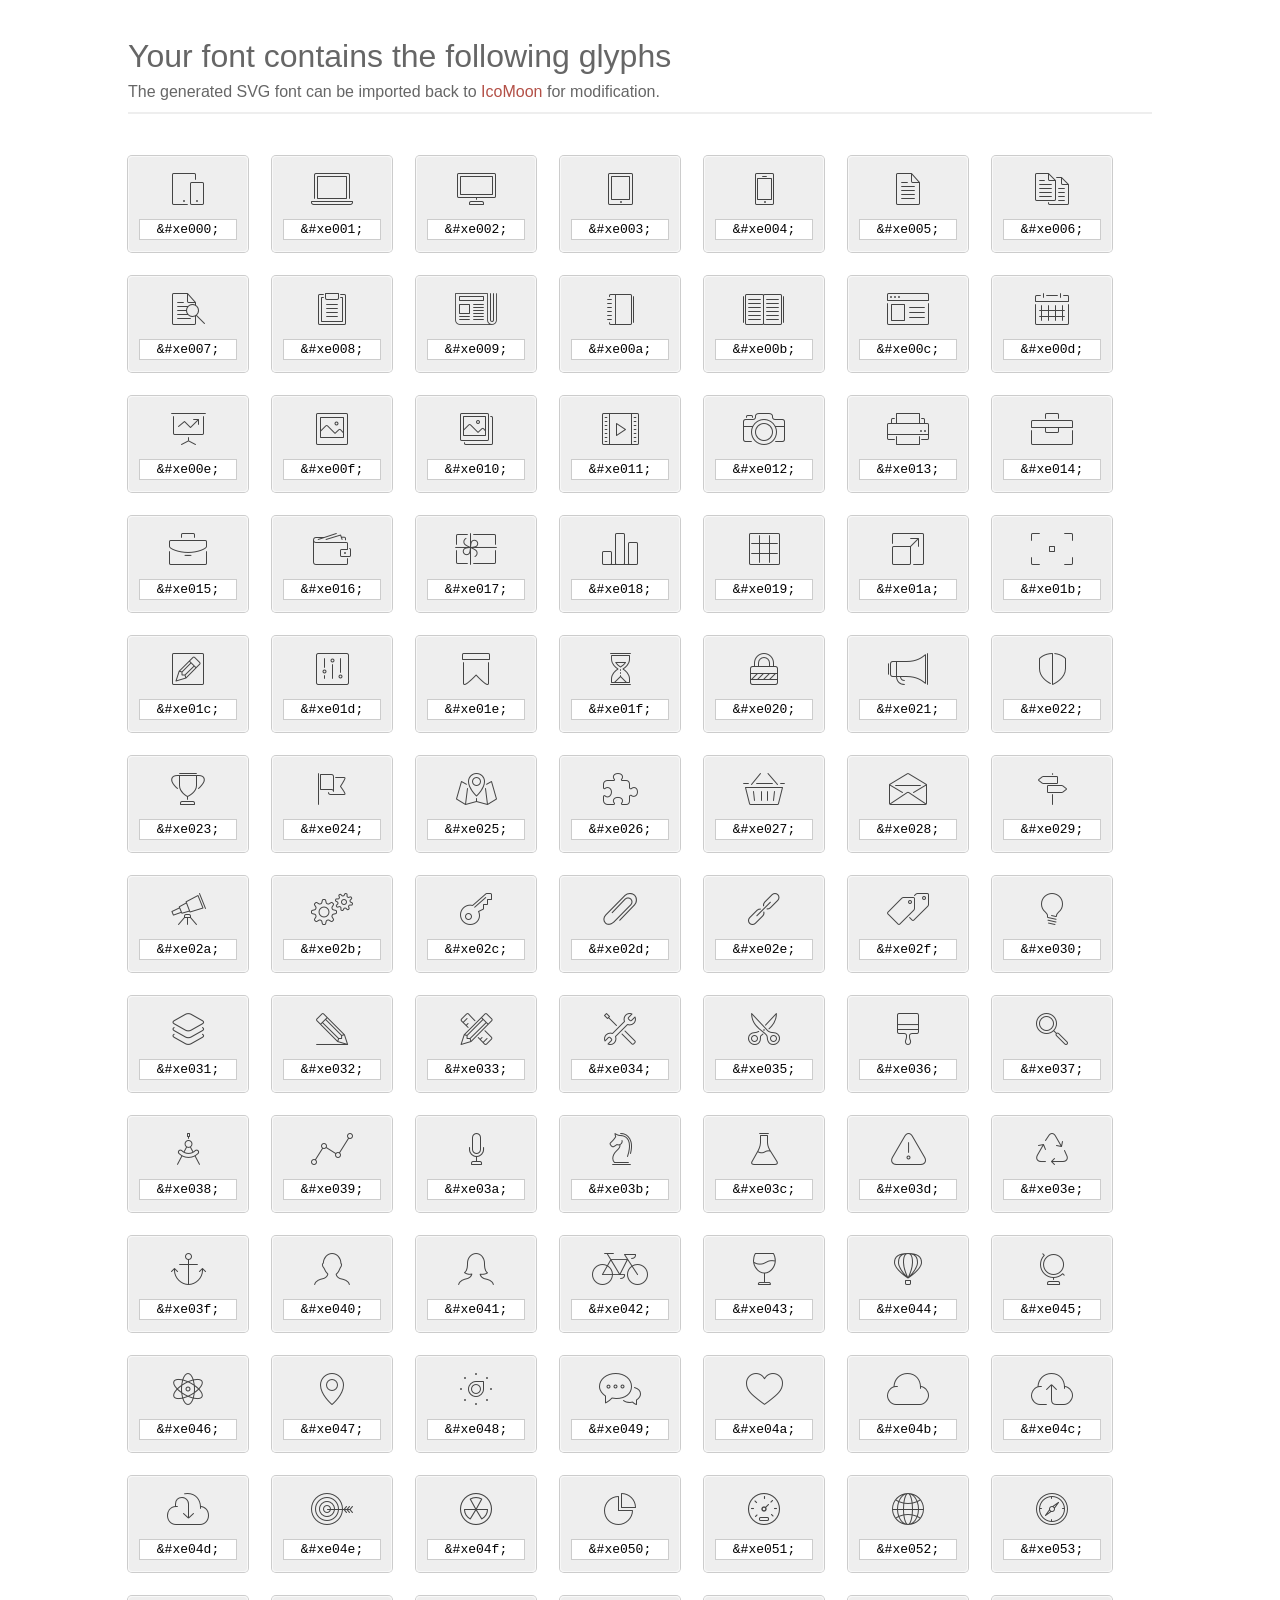
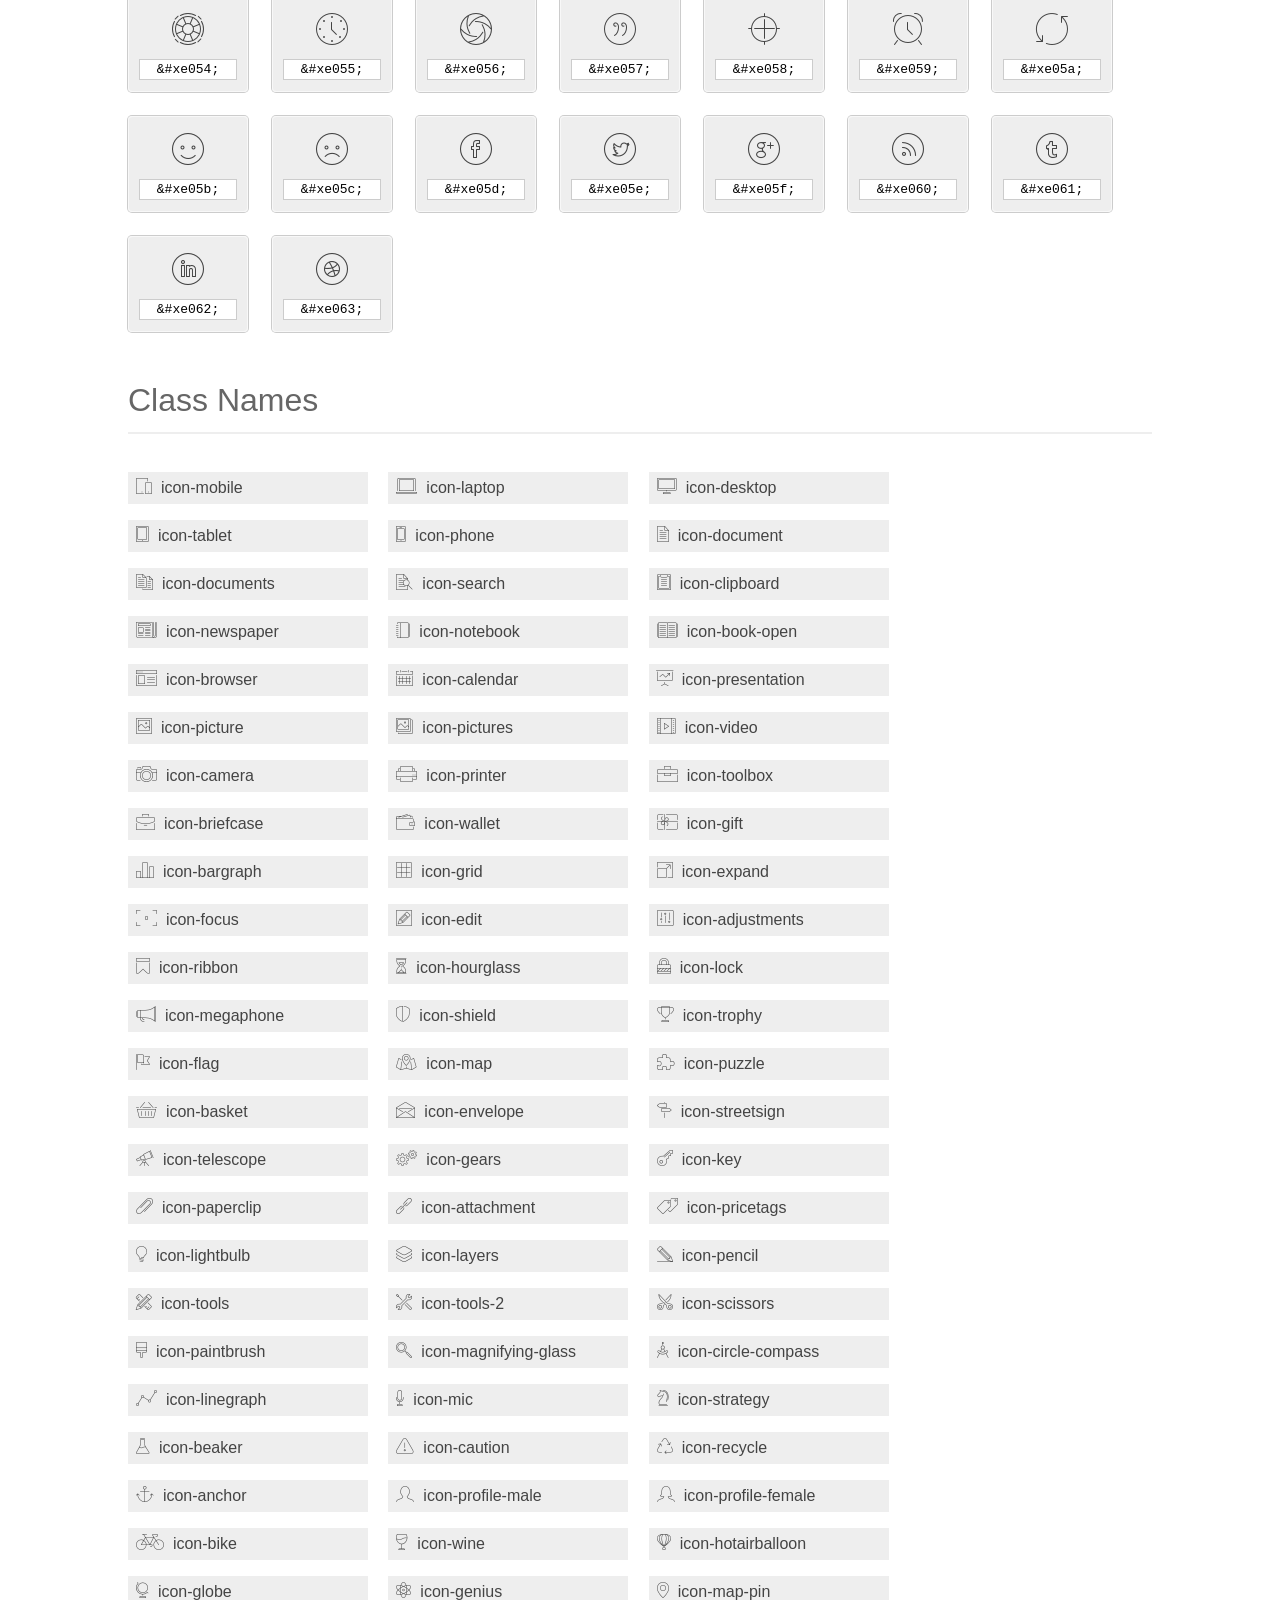
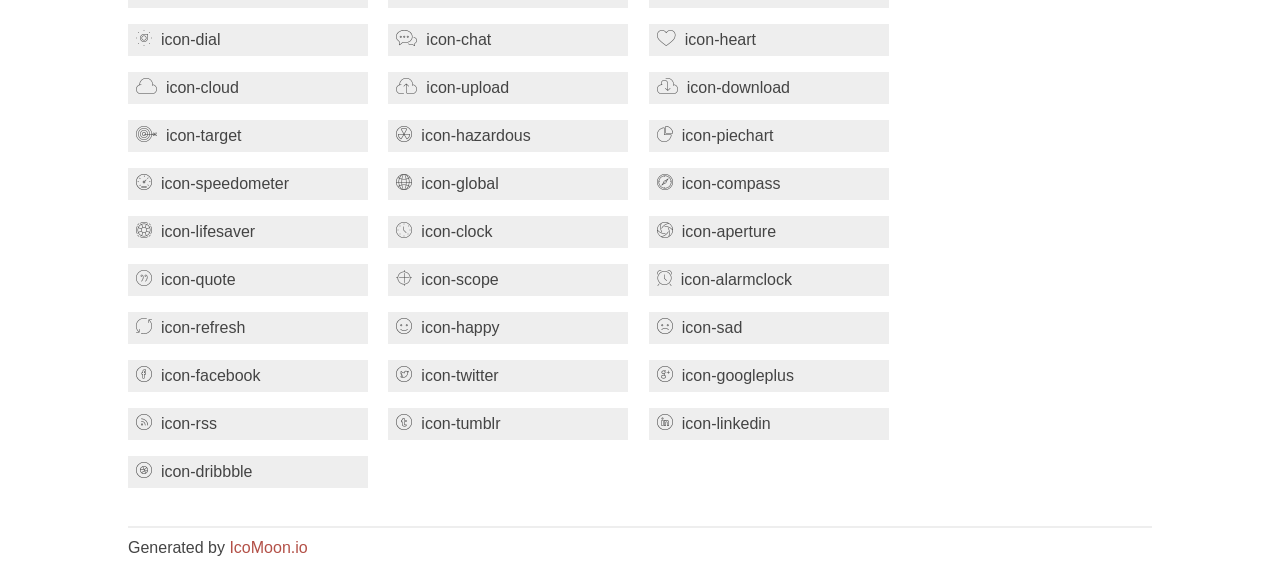
<file: Rentaly.WebUI/wwwroot/rentaly/fonts/et-line-font/index.html>
<!doctype html>
<html>
<head>
<title>Your Font/Glyphs</title>
<link rel="stylesheet" href="style.css" >
<!--[if lte IE 7]><script src="lte-ie7.js"></script><![endif]-->
<style>
	section, header, footer {display: block;}
	body {
		font-family: sans-serif;
		color: #444;
		line-height: 1.5;
		font-size: 1em;
	}
	* {
		-moz-box-sizing: border-box;
		-webkit-box-sizing: border-box;
		box-sizing: border-box;
		margin: 0;
		padding: 0;
	}
	.glyph {
		font-size: 16px;
		float: left;
		text-align: center;
		background: #eee;
		padding: .75em;
		margin: .75em 1.5em .75em 0;
		width: 7.5em;
		border-radius: .25em;
		box-shadow: inset 0 0 0 1px #f8f8f8, 0 0 0 1px #CCC;
	}
	.glyph input {
		font-family: consolas, monospace;
		font-size: 13px;
		width: 100%;
		text-align: center;
		border: 0;
		box-shadow: 0 0 0 1px #ccc;
		padding: .125em;
	}
	.w-main {
		width: 80%;
	}
	.centered {
		margin-left: auto;
		margin-right: auto;
	}
	.fs1 {
		font-size: 2em;
	}
	header {
		margin: 2em 0;
		padding-bottom: .5em;
		color: #666;
		box-shadow: 0 2px #eee;
	}
	header h1 {
		font-size: 2em;
		font-weight: normal;
	}
	.clearfix:before, .clearfix:after { content: ""; display: table; }
	.clearfix:after, .clear { clear: both; }
	footer {
		margin-top: 2em;
		padding: .5em 0;
		box-shadow: 0 -2px #eee;
	}
	a, a:visited {
		color: #B35047;
		text-decoration: none;
	}
	a:hover, a:focus {color: #000;}
	.box1 {
		font-size: 16px;
		display: inline-block;
		width: 15em;
		padding: .25em .5em;
		background: #eee;
		margin: .5em 1em .5em 0;
	}
</style>
</head>
<body>
	<div class="w-main centered">
	<section class="mtm clearfix" id="glyphs">
	<header>
		<h1>Your font contains the following glyphs</h1>
		<p>The generated SVG font can be imported back to <a href="http://icomoon.io/app">IcoMoon</a> for modification.</p>
	</header>
	<div class="glyph">
		<div class="fs1" aria-hidden="true" data-icon="&#xe000;"></div>
		<input type="text" readonly="readonly" value="&amp;#xe000;" >
	</div>
	<div class="glyph">
		<div class="fs1" aria-hidden="true" data-icon="&#xe001;"></div>
		<input type="text" readonly="readonly" value="&amp;#xe001;" >
	</div>
	<div class="glyph">
		<div class="fs1" aria-hidden="true" data-icon="&#xe002;"></div>
		<input type="text" readonly="readonly" value="&amp;#xe002;" >
	</div>
	<div class="glyph">
		<div class="fs1" aria-hidden="true" data-icon="&#xe003;"></div>
		<input type="text" readonly="readonly" value="&amp;#xe003;" >
	</div>
	<div class="glyph">
		<div class="fs1" aria-hidden="true" data-icon="&#xe004;"></div>
		<input type="text" readonly="readonly" value="&amp;#xe004;" >
	</div>
	<div class="glyph">
		<div class="fs1" aria-hidden="true" data-icon="&#xe005;"></div>
		<input type="text" readonly="readonly" value="&amp;#xe005;" >
	</div>
	<div class="glyph">
		<div class="fs1" aria-hidden="true" data-icon="&#xe006;"></div>
		<input type="text" readonly="readonly" value="&amp;#xe006;" >
	</div>
	<div class="glyph">
		<div class="fs1" aria-hidden="true" data-icon="&#xe007;"></div>
		<input type="text" readonly="readonly" value="&amp;#xe007;" >
	</div>
	<div class="glyph">
		<div class="fs1" aria-hidden="true" data-icon="&#xe008;"></div>
		<input type="text" readonly="readonly" value="&amp;#xe008;" >
	</div>
	<div class="glyph">
		<div class="fs1" aria-hidden="true" data-icon="&#xe009;"></div>
		<input type="text" readonly="readonly" value="&amp;#xe009;" >
	</div>
	<div class="glyph">
		<div class="fs1" aria-hidden="true" data-icon="&#xe00a;"></div>
		<input type="text" readonly="readonly" value="&amp;#xe00a;" >
	</div>
	<div class="glyph">
		<div class="fs1" aria-hidden="true" data-icon="&#xe00b;"></div>
		<input type="text" readonly="readonly" value="&amp;#xe00b;" >
	</div>
	<div class="glyph">
		<div class="fs1" aria-hidden="true" data-icon="&#xe00c;"></div>
		<input type="text" readonly="readonly" value="&amp;#xe00c;" >
	</div>
	<div class="glyph">
		<div class="fs1" aria-hidden="true" data-icon="&#xe00d;"></div>
		<input type="text" readonly="readonly" value="&amp;#xe00d;" >
	</div>
	<div class="glyph">
		<div class="fs1" aria-hidden="true" data-icon="&#xe00e;"></div>
		<input type="text" readonly="readonly" value="&amp;#xe00e;" >
	</div>
	<div class="glyph">
		<div class="fs1" aria-hidden="true" data-icon="&#xe00f;"></div>
		<input type="text" readonly="readonly" value="&amp;#xe00f;" >
	</div>
	<div class="glyph">
		<div class="fs1" aria-hidden="true" data-icon="&#xe010;"></div>
		<input type="text" readonly="readonly" value="&amp;#xe010;" >
	</div>
	<div class="glyph">
		<div class="fs1" aria-hidden="true" data-icon="&#xe011;"></div>
		<input type="text" readonly="readonly" value="&amp;#xe011;" >
	</div>
	<div class="glyph">
		<div class="fs1" aria-hidden="true" data-icon="&#xe012;"></div>
		<input type="text" readonly="readonly" value="&amp;#xe012;" >
	</div>
	<div class="glyph">
		<div class="fs1" aria-hidden="true" data-icon="&#xe013;"></div>
		<input type="text" readonly="readonly" value="&amp;#xe013;" >
	</div>
	<div class="glyph">
		<div class="fs1" aria-hidden="true" data-icon="&#xe014;"></div>
		<input type="text" readonly="readonly" value="&amp;#xe014;" >
	</div>
	<div class="glyph">
		<div class="fs1" aria-hidden="true" data-icon="&#xe015;"></div>
		<input type="text" readonly="readonly" value="&amp;#xe015;" >
	</div>
	<div class="glyph">
		<div class="fs1" aria-hidden="true" data-icon="&#xe016;"></div>
		<input type="text" readonly="readonly" value="&amp;#xe016;" >
	</div>
	<div class="glyph">
		<div class="fs1" aria-hidden="true" data-icon="&#xe017;"></div>
		<input type="text" readonly="readonly" value="&amp;#xe017;" >
	</div>
	<div class="glyph">
		<div class="fs1" aria-hidden="true" data-icon="&#xe018;"></div>
		<input type="text" readonly="readonly" value="&amp;#xe018;" >
	</div>
	<div class="glyph">
		<div class="fs1" aria-hidden="true" data-icon="&#xe019;"></div>
		<input type="text" readonly="readonly" value="&amp;#xe019;" >
	</div>
	<div class="glyph">
		<div class="fs1" aria-hidden="true" data-icon="&#xe01a;"></div>
		<input type="text" readonly="readonly" value="&amp;#xe01a;" >
	</div>
	<div class="glyph">
		<div class="fs1" aria-hidden="true" data-icon="&#xe01b;"></div>
		<input type="text" readonly="readonly" value="&amp;#xe01b;" >
	</div>
	<div class="glyph">
		<div class="fs1" aria-hidden="true" data-icon="&#xe01c;"></div>
		<input type="text" readonly="readonly" value="&amp;#xe01c;" >
	</div>
	<div class="glyph">
		<div class="fs1" aria-hidden="true" data-icon="&#xe01d;"></div>
		<input type="text" readonly="readonly" value="&amp;#xe01d;" >
	</div>
	<div class="glyph">
		<div class="fs1" aria-hidden="true" data-icon="&#xe01e;"></div>
		<input type="text" readonly="readonly" value="&amp;#xe01e;" >
	</div>
	<div class="glyph">
		<div class="fs1" aria-hidden="true" data-icon="&#xe01f;"></div>
		<input type="text" readonly="readonly" value="&amp;#xe01f;" >
	</div>
	<div class="glyph">
		<div class="fs1" aria-hidden="true" data-icon="&#xe020;"></div>
		<input type="text" readonly="readonly" value="&amp;#xe020;" >
	</div>
	<div class="glyph">
		<div class="fs1" aria-hidden="true" data-icon="&#xe021;"></div>
		<input type="text" readonly="readonly" value="&amp;#xe021;" >
	</div>
	<div class="glyph">
		<div class="fs1" aria-hidden="true" data-icon="&#xe022;"></div>
		<input type="text" readonly="readonly" value="&amp;#xe022;" >
	</div>
	<div class="glyph">
		<div class="fs1" aria-hidden="true" data-icon="&#xe023;"></div>
		<input type="text" readonly="readonly" value="&amp;#xe023;" >
	</div>
	<div class="glyph">
		<div class="fs1" aria-hidden="true" data-icon="&#xe024;"></div>
		<input type="text" readonly="readonly" value="&amp;#xe024;" >
	</div>
	<div class="glyph">
		<div class="fs1" aria-hidden="true" data-icon="&#xe025;"></div>
		<input type="text" readonly="readonly" value="&amp;#xe025;" >
	</div>
	<div class="glyph">
		<div class="fs1" aria-hidden="true" data-icon="&#xe026;"></div>
		<input type="text" readonly="readonly" value="&amp;#xe026;" >
	</div>
	<div class="glyph">
		<div class="fs1" aria-hidden="true" data-icon="&#xe027;"></div>
		<input type="text" readonly="readonly" value="&amp;#xe027;" >
	</div>
	<div class="glyph">
		<div class="fs1" aria-hidden="true" data-icon="&#xe028;"></div>
		<input type="text" readonly="readonly" value="&amp;#xe028;" >
	</div>
	<div class="glyph">
		<div class="fs1" aria-hidden="true" data-icon="&#xe029;"></div>
		<input type="text" readonly="readonly" value="&amp;#xe029;" >
	</div>
	<div class="glyph">
		<div class="fs1" aria-hidden="true" data-icon="&#xe02a;"></div>
		<input type="text" readonly="readonly" value="&amp;#xe02a;" >
	</div>
	<div class="glyph">
		<div class="fs1" aria-hidden="true" data-icon="&#xe02b;"></div>
		<input type="text" readonly="readonly" value="&amp;#xe02b;" >
	</div>
	<div class="glyph">
		<div class="fs1" aria-hidden="true" data-icon="&#xe02c;"></div>
		<input type="text" readonly="readonly" value="&amp;#xe02c;" >
	</div>
	<div class="glyph">
		<div class="fs1" aria-hidden="true" data-icon="&#xe02d;"></div>
		<input type="text" readonly="readonly" value="&amp;#xe02d;" >
	</div>
	<div class="glyph">
		<div class="fs1" aria-hidden="true" data-icon="&#xe02e;"></div>
		<input type="text" readonly="readonly" value="&amp;#xe02e;" >
	</div>
	<div class="glyph">
		<div class="fs1" aria-hidden="true" data-icon="&#xe02f;"></div>
		<input type="text" readonly="readonly" value="&amp;#xe02f;" >
	</div>
	<div class="glyph">
		<div class="fs1" aria-hidden="true" data-icon="&#xe030;"></div>
		<input type="text" readonly="readonly" value="&amp;#xe030;" >
	</div>
	<div class="glyph">
		<div class="fs1" aria-hidden="true" data-icon="&#xe031;"></div>
		<input type="text" readonly="readonly" value="&amp;#xe031;" >
	</div>
	<div class="glyph">
		<div class="fs1" aria-hidden="true" data-icon="&#xe032;"></div>
		<input type="text" readonly="readonly" value="&amp;#xe032;" >
	</div>
	<div class="glyph">
		<div class="fs1" aria-hidden="true" data-icon="&#xe033;"></div>
		<input type="text" readonly="readonly" value="&amp;#xe033;" >
	</div>
	<div class="glyph">
		<div class="fs1" aria-hidden="true" data-icon="&#xe034;"></div>
		<input type="text" readonly="readonly" value="&amp;#xe034;" >
	</div>
	<div class="glyph">
		<div class="fs1" aria-hidden="true" data-icon="&#xe035;"></div>
		<input type="text" readonly="readonly" value="&amp;#xe035;" >
	</div>
	<div class="glyph">
		<div class="fs1" aria-hidden="true" data-icon="&#xe036;"></div>
		<input type="text" readonly="readonly" value="&amp;#xe036;" >
	</div>
	<div class="glyph">
		<div class="fs1" aria-hidden="true" data-icon="&#xe037;"></div>
		<input type="text" readonly="readonly" value="&amp;#xe037;" >
	</div>
	<div class="glyph">
		<div class="fs1" aria-hidden="true" data-icon="&#xe038;"></div>
		<input type="text" readonly="readonly" value="&amp;#xe038;" >
	</div>
	<div class="glyph">
		<div class="fs1" aria-hidden="true" data-icon="&#xe039;"></div>
		<input type="text" readonly="readonly" value="&amp;#xe039;" >
	</div>
	<div class="glyph">
		<div class="fs1" aria-hidden="true" data-icon="&#xe03a;"></div>
		<input type="text" readonly="readonly" value="&amp;#xe03a;" >
	</div>
	<div class="glyph">
		<div class="fs1" aria-hidden="true" data-icon="&#xe03b;"></div>
		<input type="text" readonly="readonly" value="&amp;#xe03b;" >
	</div>
	<div class="glyph">
		<div class="fs1" aria-hidden="true" data-icon="&#xe03c;"></div>
		<input type="text" readonly="readonly" value="&amp;#xe03c;" >
	</div>
	<div class="glyph">
		<div class="fs1" aria-hidden="true" data-icon="&#xe03d;"></div>
		<input type="text" readonly="readonly" value="&amp;#xe03d;" >
	</div>
	<div class="glyph">
		<div class="fs1" aria-hidden="true" data-icon="&#xe03e;"></div>
		<input type="text" readonly="readonly" value="&amp;#xe03e;" >
	</div>
	<div class="glyph">
		<div class="fs1" aria-hidden="true" data-icon="&#xe03f;"></div>
		<input type="text" readonly="readonly" value="&amp;#xe03f;" >
	</div>
	<div class="glyph">
		<div class="fs1" aria-hidden="true" data-icon="&#xe040;"></div>
		<input type="text" readonly="readonly" value="&amp;#xe040;" >
	</div>
	<div class="glyph">
		<div class="fs1" aria-hidden="true" data-icon="&#xe041;"></div>
		<input type="text" readonly="readonly" value="&amp;#xe041;" >
	</div>
	<div class="glyph">
		<div class="fs1" aria-hidden="true" data-icon="&#xe042;"></div>
		<input type="text" readonly="readonly" value="&amp;#xe042;" >
	</div>
	<div class="glyph">
		<div class="fs1" aria-hidden="true" data-icon="&#xe043;"></div>
		<input type="text" readonly="readonly" value="&amp;#xe043;" >
	</div>
	<div class="glyph">
		<div class="fs1" aria-hidden="true" data-icon="&#xe044;"></div>
		<input type="text" readonly="readonly" value="&amp;#xe044;" >
	</div>
	<div class="glyph">
		<div class="fs1" aria-hidden="true" data-icon="&#xe045;"></div>
		<input type="text" readonly="readonly" value="&amp;#xe045;" >
	</div>
	<div class="glyph">
		<div class="fs1" aria-hidden="true" data-icon="&#xe046;"></div>
		<input type="text" readonly="readonly" value="&amp;#xe046;" >
	</div>
	<div class="glyph">
		<div class="fs1" aria-hidden="true" data-icon="&#xe047;"></div>
		<input type="text" readonly="readonly" value="&amp;#xe047;" >
	</div>
	<div class="glyph">
		<div class="fs1" aria-hidden="true" data-icon="&#xe048;"></div>
		<input type="text" readonly="readonly" value="&amp;#xe048;" >
	</div>
	<div class="glyph">
		<div class="fs1" aria-hidden="true" data-icon="&#xe049;"></div>
		<input type="text" readonly="readonly" value="&amp;#xe049;" >
	</div>
	<div class="glyph">
		<div class="fs1" aria-hidden="true" data-icon="&#xe04a;"></div>
		<input type="text" readonly="readonly" value="&amp;#xe04a;" >
	</div>
	<div class="glyph">
		<div class="fs1" aria-hidden="true" data-icon="&#xe04b;"></div>
		<input type="text" readonly="readonly" value="&amp;#xe04b;" >
	</div>
	<div class="glyph">
		<div class="fs1" aria-hidden="true" data-icon="&#xe04c;"></div>
		<input type="text" readonly="readonly" value="&amp;#xe04c;" >
	</div>
	<div class="glyph">
		<div class="fs1" aria-hidden="true" data-icon="&#xe04d;"></div>
		<input type="text" readonly="readonly" value="&amp;#xe04d;" >
	</div>
	<div class="glyph">
		<div class="fs1" aria-hidden="true" data-icon="&#xe04e;"></div>
		<input type="text" readonly="readonly" value="&amp;#xe04e;" >
	</div>
	<div class="glyph">
		<div class="fs1" aria-hidden="true" data-icon="&#xe04f;"></div>
		<input type="text" readonly="readonly" value="&amp;#xe04f;" >
	</div>
	<div class="glyph">
		<div class="fs1" aria-hidden="true" data-icon="&#xe050;"></div>
		<input type="text" readonly="readonly" value="&amp;#xe050;" >
	</div>
	<div class="glyph">
		<div class="fs1" aria-hidden="true" data-icon="&#xe051;"></div>
		<input type="text" readonly="readonly" value="&amp;#xe051;" >
	</div>
	<div class="glyph">
		<div class="fs1" aria-hidden="true" data-icon="&#xe052;"></div>
		<input type="text" readonly="readonly" value="&amp;#xe052;" >
	</div>
	<div class="glyph">
		<div class="fs1" aria-hidden="true" data-icon="&#xe053;"></div>
		<input type="text" readonly="readonly" value="&amp;#xe053;" >
	</div>
	<div class="glyph">
		<div class="fs1" aria-hidden="true" data-icon="&#xe054;"></div>
		<input type="text" readonly="readonly" value="&amp;#xe054;" >
	</div>
	<div class="glyph">
		<div class="fs1" aria-hidden="true" data-icon="&#xe055;"></div>
		<input type="text" readonly="readonly" value="&amp;#xe055;" >
	</div>
	<div class="glyph">
		<div class="fs1" aria-hidden="true" data-icon="&#xe056;"></div>
		<input type="text" readonly="readonly" value="&amp;#xe056;" >
	</div>
	<div class="glyph">
		<div class="fs1" aria-hidden="true" data-icon="&#xe057;"></div>
		<input type="text" readonly="readonly" value="&amp;#xe057;" >
	</div>
	<div class="glyph">
		<div class="fs1" aria-hidden="true" data-icon="&#xe058;"></div>
		<input type="text" readonly="readonly" value="&amp;#xe058;" >
	</div>
	<div class="glyph">
		<div class="fs1" aria-hidden="true" data-icon="&#xe059;"></div>
		<input type="text" readonly="readonly" value="&amp;#xe059;" >
	</div>
	<div class="glyph">
		<div class="fs1" aria-hidden="true" data-icon="&#xe05a;"></div>
		<input type="text" readonly="readonly" value="&amp;#xe05a;" >
	</div>
	<div class="glyph">
		<div class="fs1" aria-hidden="true" data-icon="&#xe05b;"></div>
		<input type="text" readonly="readonly" value="&amp;#xe05b;" >
	</div>
	<div class="glyph">
		<div class="fs1" aria-hidden="true" data-icon="&#xe05c;"></div>
		<input type="text" readonly="readonly" value="&amp;#xe05c;" >
	</div>
	<div class="glyph">
		<div class="fs1" aria-hidden="true" data-icon="&#xe05d;"></div>
		<input type="text" readonly="readonly" value="&amp;#xe05d;" >
	</div>
	<div class="glyph">
		<div class="fs1" aria-hidden="true" data-icon="&#xe05e;"></div>
		<input type="text" readonly="readonly" value="&amp;#xe05e;" >
	</div>
	<div class="glyph">
		<div class="fs1" aria-hidden="true" data-icon="&#xe05f;"></div>
		<input type="text" readonly="readonly" value="&amp;#xe05f;" >
	</div>
	<div class="glyph">
		<div class="fs1" aria-hidden="true" data-icon="&#xe060;"></div>
		<input type="text" readonly="readonly" value="&amp;#xe060;" >
	</div>
	<div class="glyph">
		<div class="fs1" aria-hidden="true" data-icon="&#xe061;"></div>
		<input type="text" readonly="readonly" value="&amp;#xe061;" >
	</div>
	<div class="glyph">
		<div class="fs1" aria-hidden="true" data-icon="&#xe062;"></div>
		<input type="text" readonly="readonly" value="&amp;#xe062;" >
	</div>
	<div class="glyph">
		<div class="fs1" aria-hidden="true" data-icon="&#xe063;"></div>
		<input type="text" readonly="readonly" value="&amp;#xe063;" >
	</div>
	</section>
	<div class="clear"></div>
	<section class="mtm clearfix" id="glyphs">
	<header>
		<h1>Class Names</h1>
	</header>
	<span class="box1">
		<span aria-hidden="true" class="icon-mobile"></span>
		&nbsp;icon-mobile
	</span>
	<span class="box1">
		<span aria-hidden="true" class="icon-laptop"></span>
		&nbsp;icon-laptop
	</span>
	<span class="box1">
		<span aria-hidden="true" class="icon-desktop"></span>
		&nbsp;icon-desktop
	</span>
	<span class="box1">
		<span aria-hidden="true" class="icon-tablet"></span>
		&nbsp;icon-tablet
	</span>
	<span class="box1">
		<span aria-hidden="true" class="icon-phone"></span>
		&nbsp;icon-phone
	</span>
	<span class="box1">
		<span aria-hidden="true" class="icon-document"></span>
		&nbsp;icon-document
	</span>
	<span class="box1">
		<span aria-hidden="true" class="icon-documents"></span>
		&nbsp;icon-documents
	</span>
	<span class="box1">
		<span aria-hidden="true" class="icon-search"></span>
		&nbsp;icon-search
	</span>
	<span class="box1">
		<span aria-hidden="true" class="icon-clipboard"></span>
		&nbsp;icon-clipboard
	</span>
	<span class="box1">
		<span aria-hidden="true" class="icon-newspaper"></span>
		&nbsp;icon-newspaper
	</span>
	<span class="box1">
		<span aria-hidden="true" class="icon-notebook"></span>
		&nbsp;icon-notebook
	</span>
	<span class="box1">
		<span aria-hidden="true" class="icon-book-open"></span>
		&nbsp;icon-book-open
	</span>
	<span class="box1">
		<span aria-hidden="true" class="icon-browser"></span>
		&nbsp;icon-browser
	</span>
	<span class="box1">
		<span aria-hidden="true" class="icon-calendar"></span>
		&nbsp;icon-calendar
	</span>
	<span class="box1">
		<span aria-hidden="true" class="icon-presentation"></span>
		&nbsp;icon-presentation
	</span>
	<span class="box1">
		<span aria-hidden="true" class="icon-picture"></span>
		&nbsp;icon-picture
	</span>
	<span class="box1">
		<span aria-hidden="true" class="icon-pictures"></span>
		&nbsp;icon-pictures
	</span>
	<span class="box1">
		<span aria-hidden="true" class="icon-video"></span>
		&nbsp;icon-video
	</span>
	<span class="box1">
		<span aria-hidden="true" class="icon-camera"></span>
		&nbsp;icon-camera
	</span>
	<span class="box1">
		<span aria-hidden="true" class="icon-printer"></span>
		&nbsp;icon-printer
	</span>
	<span class="box1">
		<span aria-hidden="true" class="icon-toolbox"></span>
		&nbsp;icon-toolbox
	</span>
	<span class="box1">
		<span aria-hidden="true" class="icon-briefcase"></span>
		&nbsp;icon-briefcase
	</span>
	<span class="box1">
		<span aria-hidden="true" class="icon-wallet"></span>
		&nbsp;icon-wallet
	</span>
	<span class="box1">
		<span aria-hidden="true" class="icon-gift"></span>
		&nbsp;icon-gift
	</span>
	<span class="box1">
		<span aria-hidden="true" class="icon-bargraph"></span>
		&nbsp;icon-bargraph
	</span>
	<span class="box1">
		<span aria-hidden="true" class="icon-grid"></span>
		&nbsp;icon-grid
	</span>
	<span class="box1">
		<span aria-hidden="true" class="icon-expand"></span>
		&nbsp;icon-expand
	</span>
	<span class="box1">
		<span aria-hidden="true" class="icon-focus"></span>
		&nbsp;icon-focus
	</span>
	<span class="box1">
		<span aria-hidden="true" class="icon-edit"></span>
		&nbsp;icon-edit
	</span>
	<span class="box1">
		<span aria-hidden="true" class="icon-adjustments"></span>
		&nbsp;icon-adjustments
	</span>
	<span class="box1">
		<span aria-hidden="true" class="icon-ribbon"></span>
		&nbsp;icon-ribbon
	</span>
	<span class="box1">
		<span aria-hidden="true" class="icon-hourglass"></span>
		&nbsp;icon-hourglass
	</span>
	<span class="box1">
		<span aria-hidden="true" class="icon-lock"></span>
		&nbsp;icon-lock
	</span>
	<span class="box1">
		<span aria-hidden="true" class="icon-megaphone"></span>
		&nbsp;icon-megaphone
	</span>
	<span class="box1">
		<span aria-hidden="true" class="icon-shield"></span>
		&nbsp;icon-shield
	</span>
	<span class="box1">
		<span aria-hidden="true" class="icon-trophy"></span>
		&nbsp;icon-trophy
	</span>
	<span class="box1">
		<span aria-hidden="true" class="icon-flag"></span>
		&nbsp;icon-flag
	</span>
	<span class="box1">
		<span aria-hidden="true" class="icon-map"></span>
		&nbsp;icon-map
	</span>
	<span class="box1">
		<span aria-hidden="true" class="icon-puzzle"></span>
		&nbsp;icon-puzzle
	</span>
	<span class="box1">
		<span aria-hidden="true" class="icon-basket"></span>
		&nbsp;icon-basket
	</span>
	<span class="box1">
		<span aria-hidden="true" class="icon-envelope"></span>
		&nbsp;icon-envelope
	</span>
	<span class="box1">
		<span aria-hidden="true" class="icon-streetsign"></span>
		&nbsp;icon-streetsign
	</span>
	<span class="box1">
		<span aria-hidden="true" class="icon-telescope"></span>
		&nbsp;icon-telescope
	</span>
	<span class="box1">
		<span aria-hidden="true" class="icon-gears"></span>
		&nbsp;icon-gears
	</span>
	<span class="box1">
		<span aria-hidden="true" class="icon-key"></span>
		&nbsp;icon-key
	</span>
	<span class="box1">
		<span aria-hidden="true" class="icon-paperclip"></span>
		&nbsp;icon-paperclip
	</span>
	<span class="box1">
		<span aria-hidden="true" class="icon-attachment"></span>
		&nbsp;icon-attachment
	</span>
	<span class="box1">
		<span aria-hidden="true" class="icon-pricetags"></span>
		&nbsp;icon-pricetags
	</span>
	<span class="box1">
		<span aria-hidden="true" class="icon-lightbulb"></span>
		&nbsp;icon-lightbulb
	</span>
	<span class="box1">
		<span aria-hidden="true" class="icon-layers"></span>
		&nbsp;icon-layers
	</span>
	<span class="box1">
		<span aria-hidden="true" class="icon-pencil"></span>
		&nbsp;icon-pencil
	</span>
	<span class="box1">
		<span aria-hidden="true" class="icon-tools"></span>
		&nbsp;icon-tools
	</span>
	<span class="box1">
		<span aria-hidden="true" class="icon-tools-2"></span>
		&nbsp;icon-tools-2
	</span>
	<span class="box1">
		<span aria-hidden="true" class="icon-scissors"></span>
		&nbsp;icon-scissors
	</span>
	<span class="box1">
		<span aria-hidden="true" class="icon-paintbrush"></span>
		&nbsp;icon-paintbrush
	</span>
	<span class="box1">
		<span aria-hidden="true" class="icon-magnifying-glass"></span>
		&nbsp;icon-magnifying-glass
	</span>
	<span class="box1">
		<span aria-hidden="true" class="icon-circle-compass"></span>
		&nbsp;icon-circle-compass
	</span>
	<span class="box1">
		<span aria-hidden="true" class="icon-linegraph"></span>
		&nbsp;icon-linegraph
	</span>
	<span class="box1">
		<span aria-hidden="true" class="icon-mic"></span>
		&nbsp;icon-mic
	</span>
	<span class="box1">
		<span aria-hidden="true" class="icon-strategy"></span>
		&nbsp;icon-strategy
	</span>
	<span class="box1">
		<span aria-hidden="true" class="icon-beaker"></span>
		&nbsp;icon-beaker
	</span>
	<span class="box1">
		<span aria-hidden="true" class="icon-caution"></span>
		&nbsp;icon-caution
	</span>
	<span class="box1">
		<span aria-hidden="true" class="icon-recycle"></span>
		&nbsp;icon-recycle
	</span>
	<span class="box1">
		<span aria-hidden="true" class="icon-anchor"></span>
		&nbsp;icon-anchor
	</span>
	<span class="box1">
		<span aria-hidden="true" class="icon-profile-male"></span>
		&nbsp;icon-profile-male
	</span>
	<span class="box1">
		<span aria-hidden="true" class="icon-profile-female"></span>
		&nbsp;icon-profile-female
	</span>
	<span class="box1">
		<span aria-hidden="true" class="icon-bike"></span>
		&nbsp;icon-bike
	</span>
	<span class="box1">
		<span aria-hidden="true" class="icon-wine"></span>
		&nbsp;icon-wine
	</span>
	<span class="box1">
		<span aria-hidden="true" class="icon-hotairballoon"></span>
		&nbsp;icon-hotairballoon
	</span>
	<span class="box1">
		<span aria-hidden="true" class="icon-globe"></span>
		&nbsp;icon-globe
	</span>
	<span class="box1">
		<span aria-hidden="true" class="icon-genius"></span>
		&nbsp;icon-genius
	</span>
	<span class="box1">
		<span aria-hidden="true" class="icon-map-pin"></span>
		&nbsp;icon-map-pin
	</span>
	<span class="box1">
		<span aria-hidden="true" class="icon-dial"></span>
		&nbsp;icon-dial
	</span>
	<span class="box1">
		<span aria-hidden="true" class="icon-chat"></span>
		&nbsp;icon-chat
	</span>
	<span class="box1">
		<span aria-hidden="true" class="icon-heart"></span>
		&nbsp;icon-heart
	</span>
	<span class="box1">
		<span aria-hidden="true" class="icon-cloud"></span>
		&nbsp;icon-cloud
	</span>
	<span class="box1">
		<span aria-hidden="true" class="icon-upload"></span>
		&nbsp;icon-upload
	</span>
	<span class="box1">
		<span aria-hidden="true" class="icon-download"></span>
		&nbsp;icon-download
	</span>
	<span class="box1">
		<span aria-hidden="true" class="icon-target"></span>
		&nbsp;icon-target
	</span>
	<span class="box1">
		<span aria-hidden="true" class="icon-hazardous"></span>
		&nbsp;icon-hazardous
	</span>
	<span class="box1">
		<span aria-hidden="true" class="icon-piechart"></span>
		&nbsp;icon-piechart
	</span>
	<span class="box1">
		<span aria-hidden="true" class="icon-speedometer"></span>
		&nbsp;icon-speedometer
	</span>
	<span class="box1">
		<span aria-hidden="true" class="icon-global"></span>
		&nbsp;icon-global
	</span>
	<span class="box1">
		<span aria-hidden="true" class="icon-compass"></span>
		&nbsp;icon-compass
	</span>
	<span class="box1">
		<span aria-hidden="true" class="icon-lifesaver"></span>
		&nbsp;icon-lifesaver
	</span>
	<span class="box1">
		<span aria-hidden="true" class="icon-clock"></span>
		&nbsp;icon-clock
	</span>
	<span class="box1">
		<span aria-hidden="true" class="icon-aperture"></span>
		&nbsp;icon-aperture
	</span>
	<span class="box1">
		<span aria-hidden="true" class="icon-quote"></span>
		&nbsp;icon-quote
	</span>
	<span class="box1">
		<span aria-hidden="true" class="icon-scope"></span>
		&nbsp;icon-scope
	</span>
	<span class="box1">
		<span aria-hidden="true" class="icon-alarmclock"></span>
		&nbsp;icon-alarmclock
	</span>
	<span class="box1">
		<span aria-hidden="true" class="icon-refresh"></span>
		&nbsp;icon-refresh
	</span>
	<span class="box1">
		<span aria-hidden="true" class="icon-happy"></span>
		&nbsp;icon-happy
	</span>
	<span class="box1">
		<span aria-hidden="true" class="icon-sad"></span>
		&nbsp;icon-sad
	</span>
	<span class="box1">
		<span aria-hidden="true" class="icon-facebook"></span>
		&nbsp;icon-facebook
	</span>
	<span class="box1">
		<span aria-hidden="true" class="icon-twitter"></span>
		&nbsp;icon-twitter
	</span>
	<span class="box1">
		<span aria-hidden="true" class="icon-googleplus"></span>
		&nbsp;icon-googleplus
	</span>
	<span class="box1">
		<span aria-hidden="true" class="icon-rss"></span>
		&nbsp;icon-rss
	</span>
	<span class="box1">
		<span aria-hidden="true" class="icon-tumblr"></span>
		&nbsp;icon-tumblr
	</span>
	<span class="box1">
		<span aria-hidden="true" class="icon-linkedin"></span>
		&nbsp;icon-linkedin
	</span>
	<span class="box1">
		<span aria-hidden="true" class="icon-dribbble"></span>
		&nbsp;icon-dribbble
	</span>
	</section>
	<footer>
		<p>Generated by <a href="http://icomoon.io">IcoMoon.io</a></p>
	</footer>
	</div>
	<script>
	document.getElementById("glyphs").addEventListener("click", function(e) {
		var target = e.target;
		if (target.tagName === "INPUT") {
			target.select();
		}
	});
	</script>
</body>
</html>
</file>
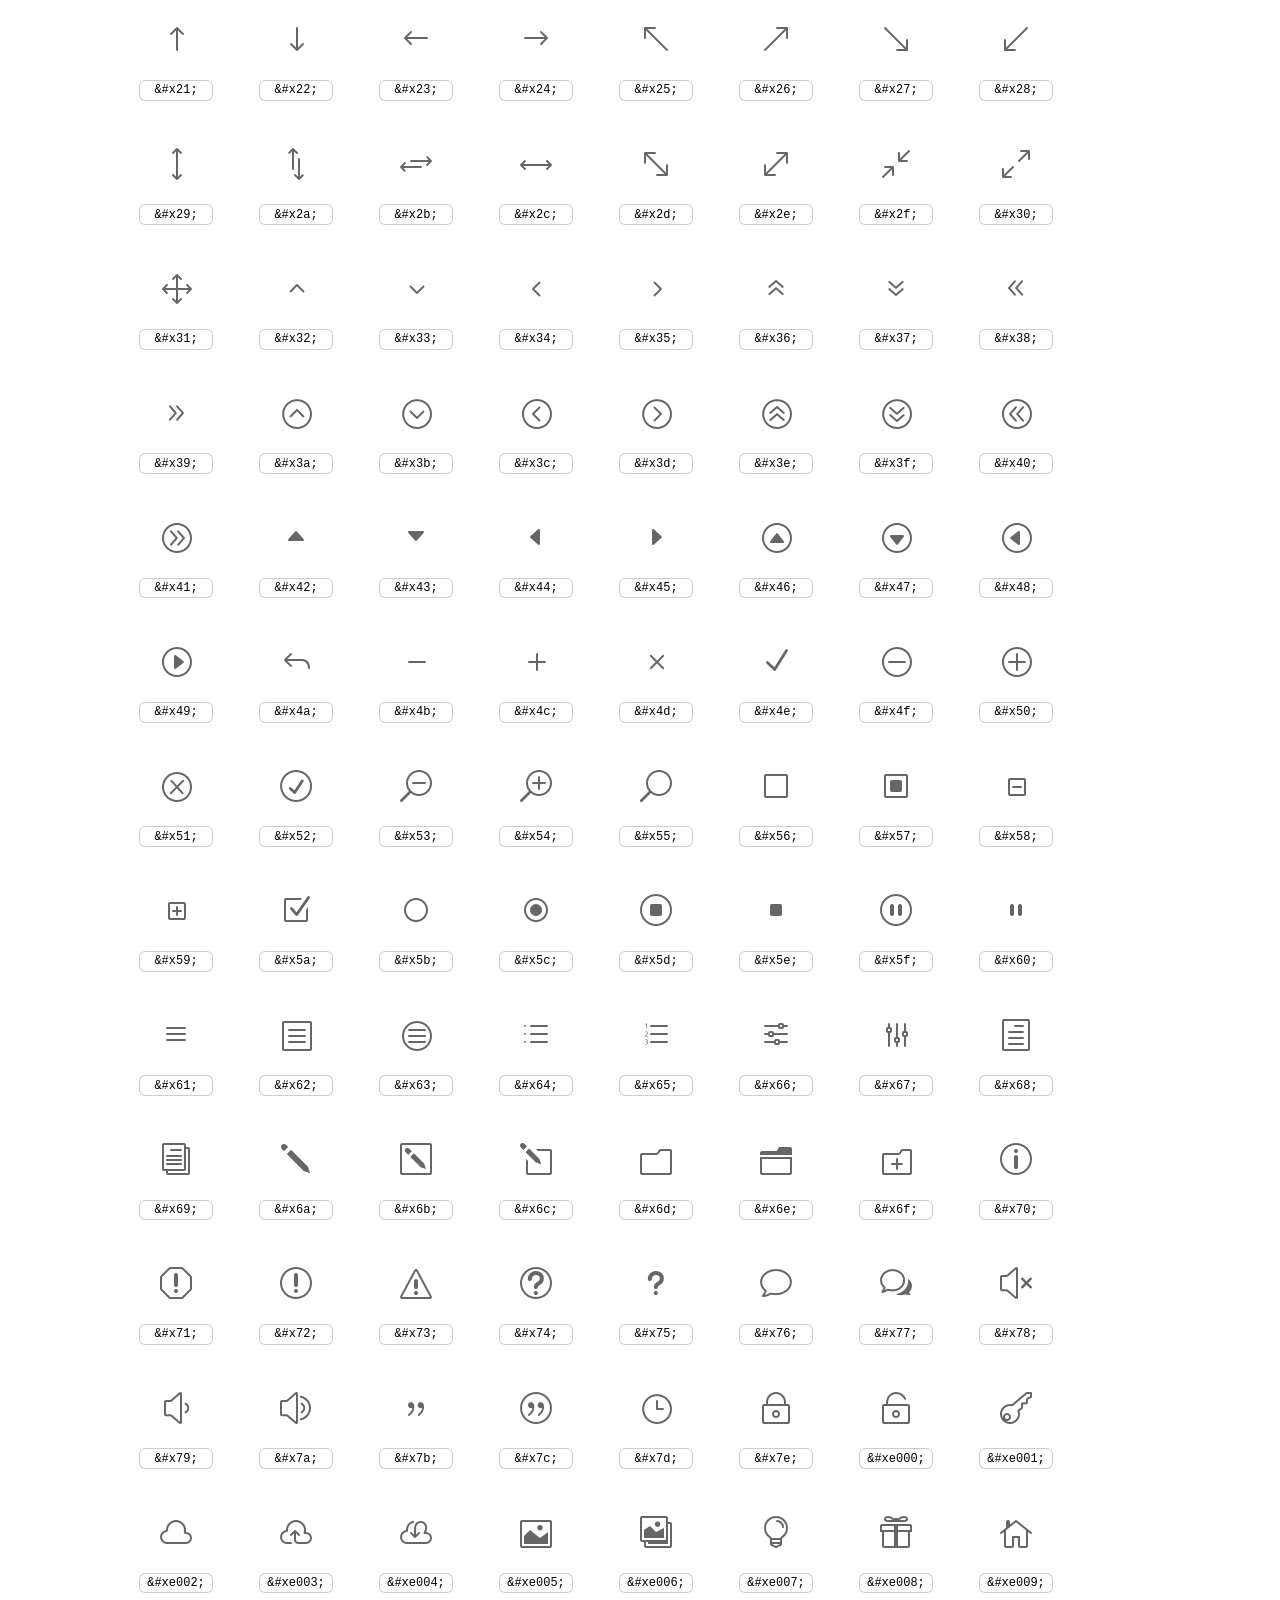
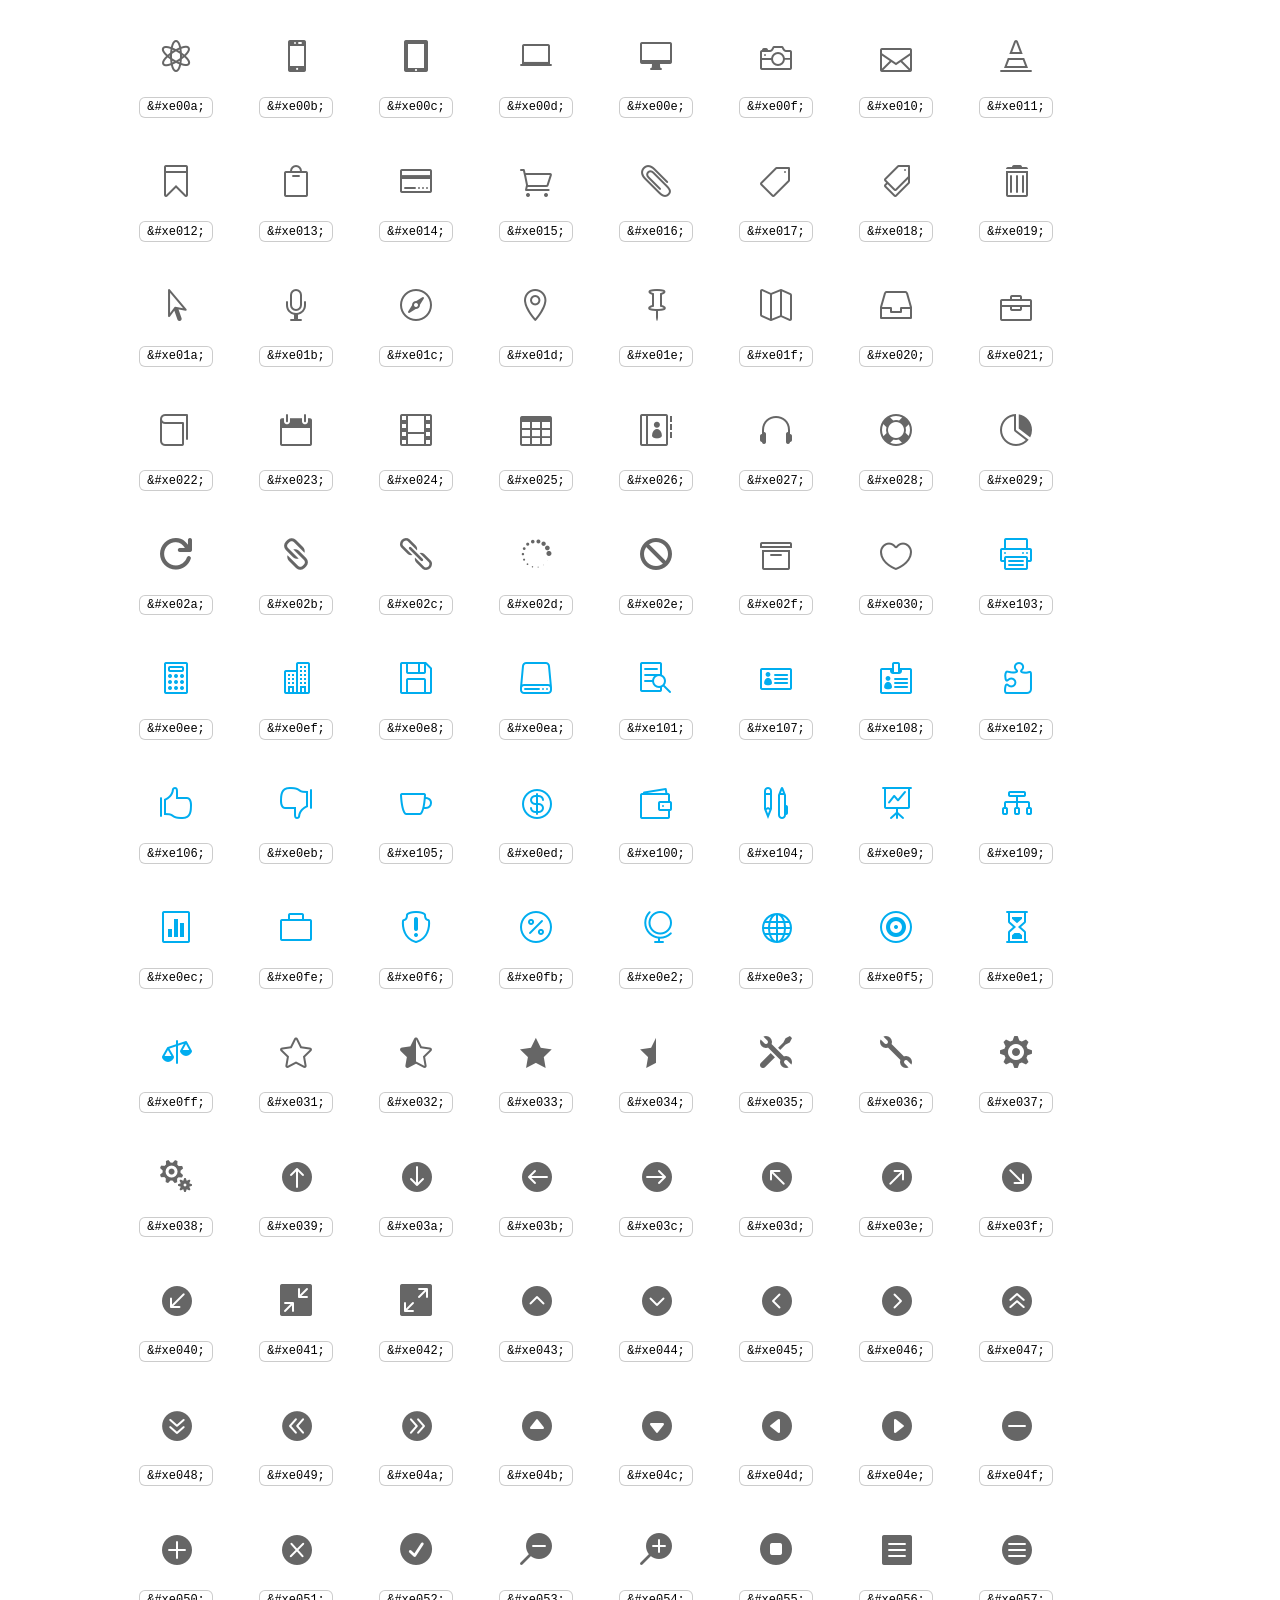
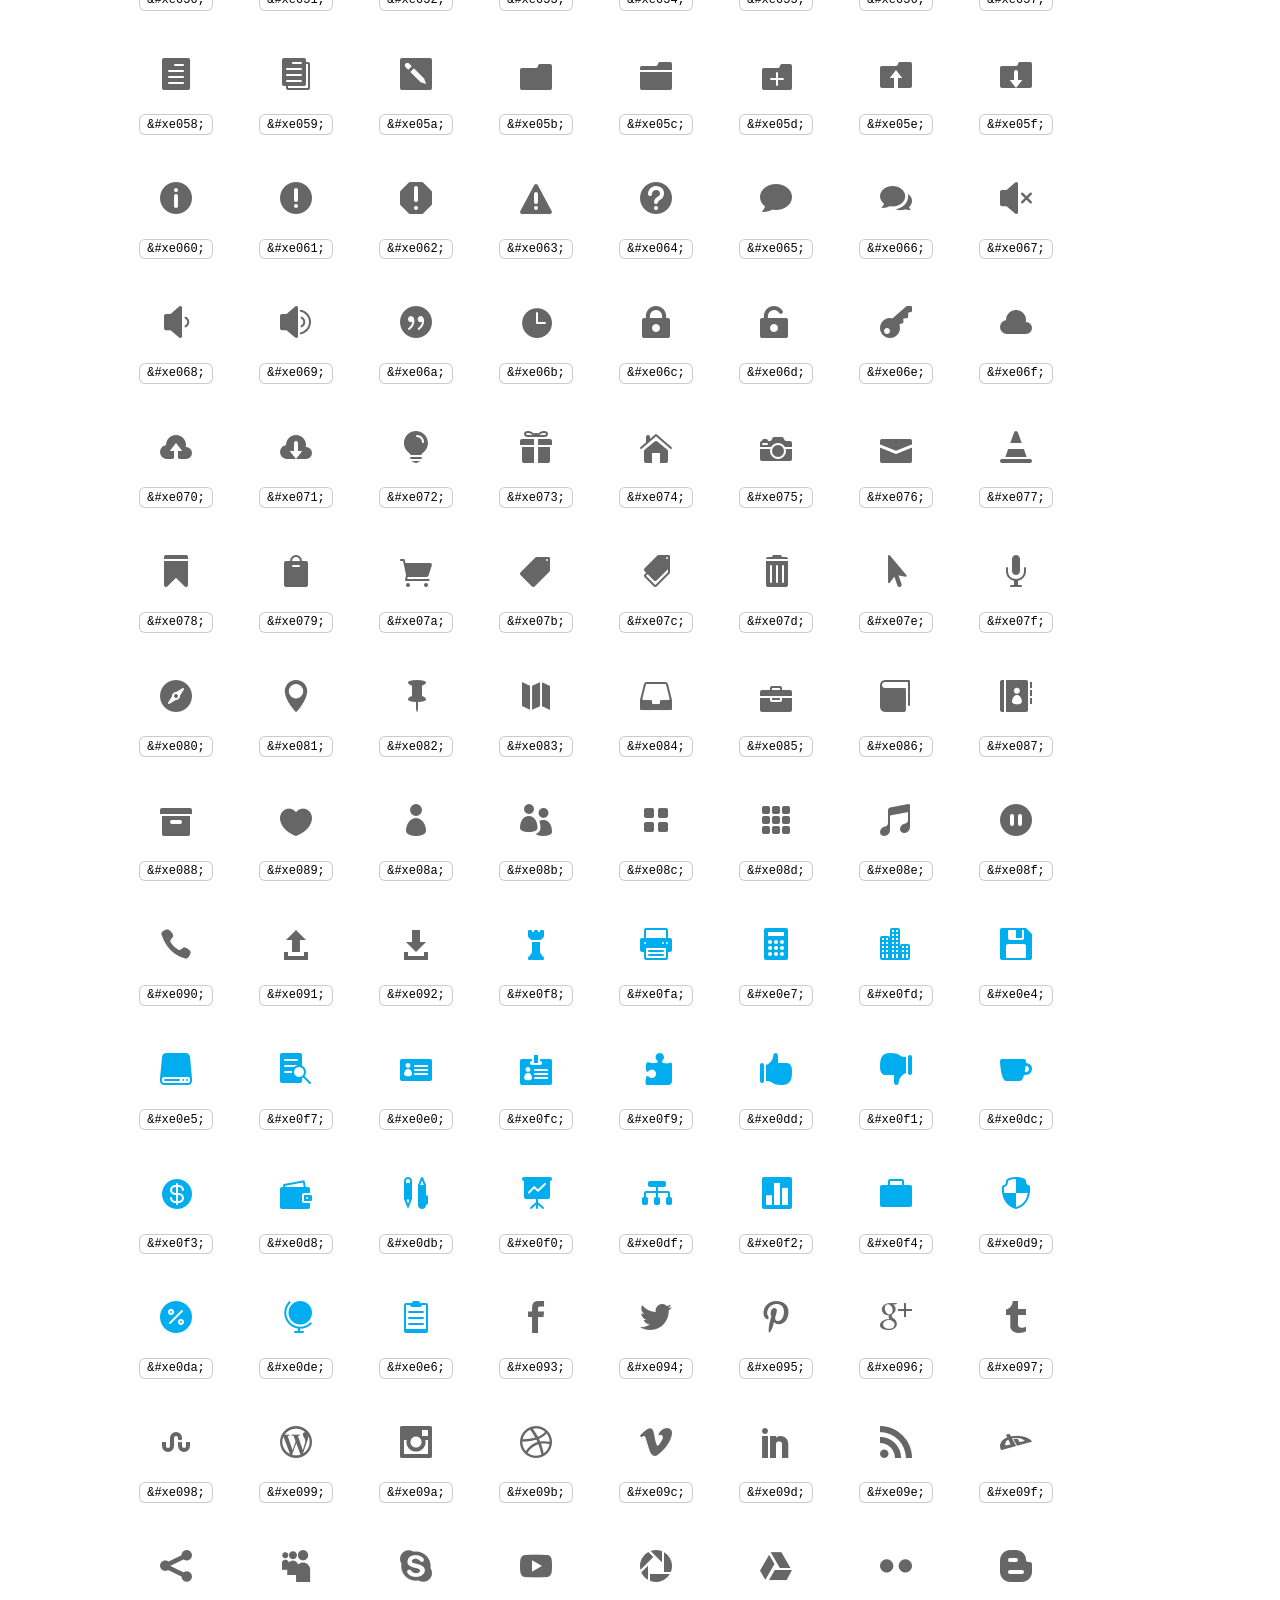
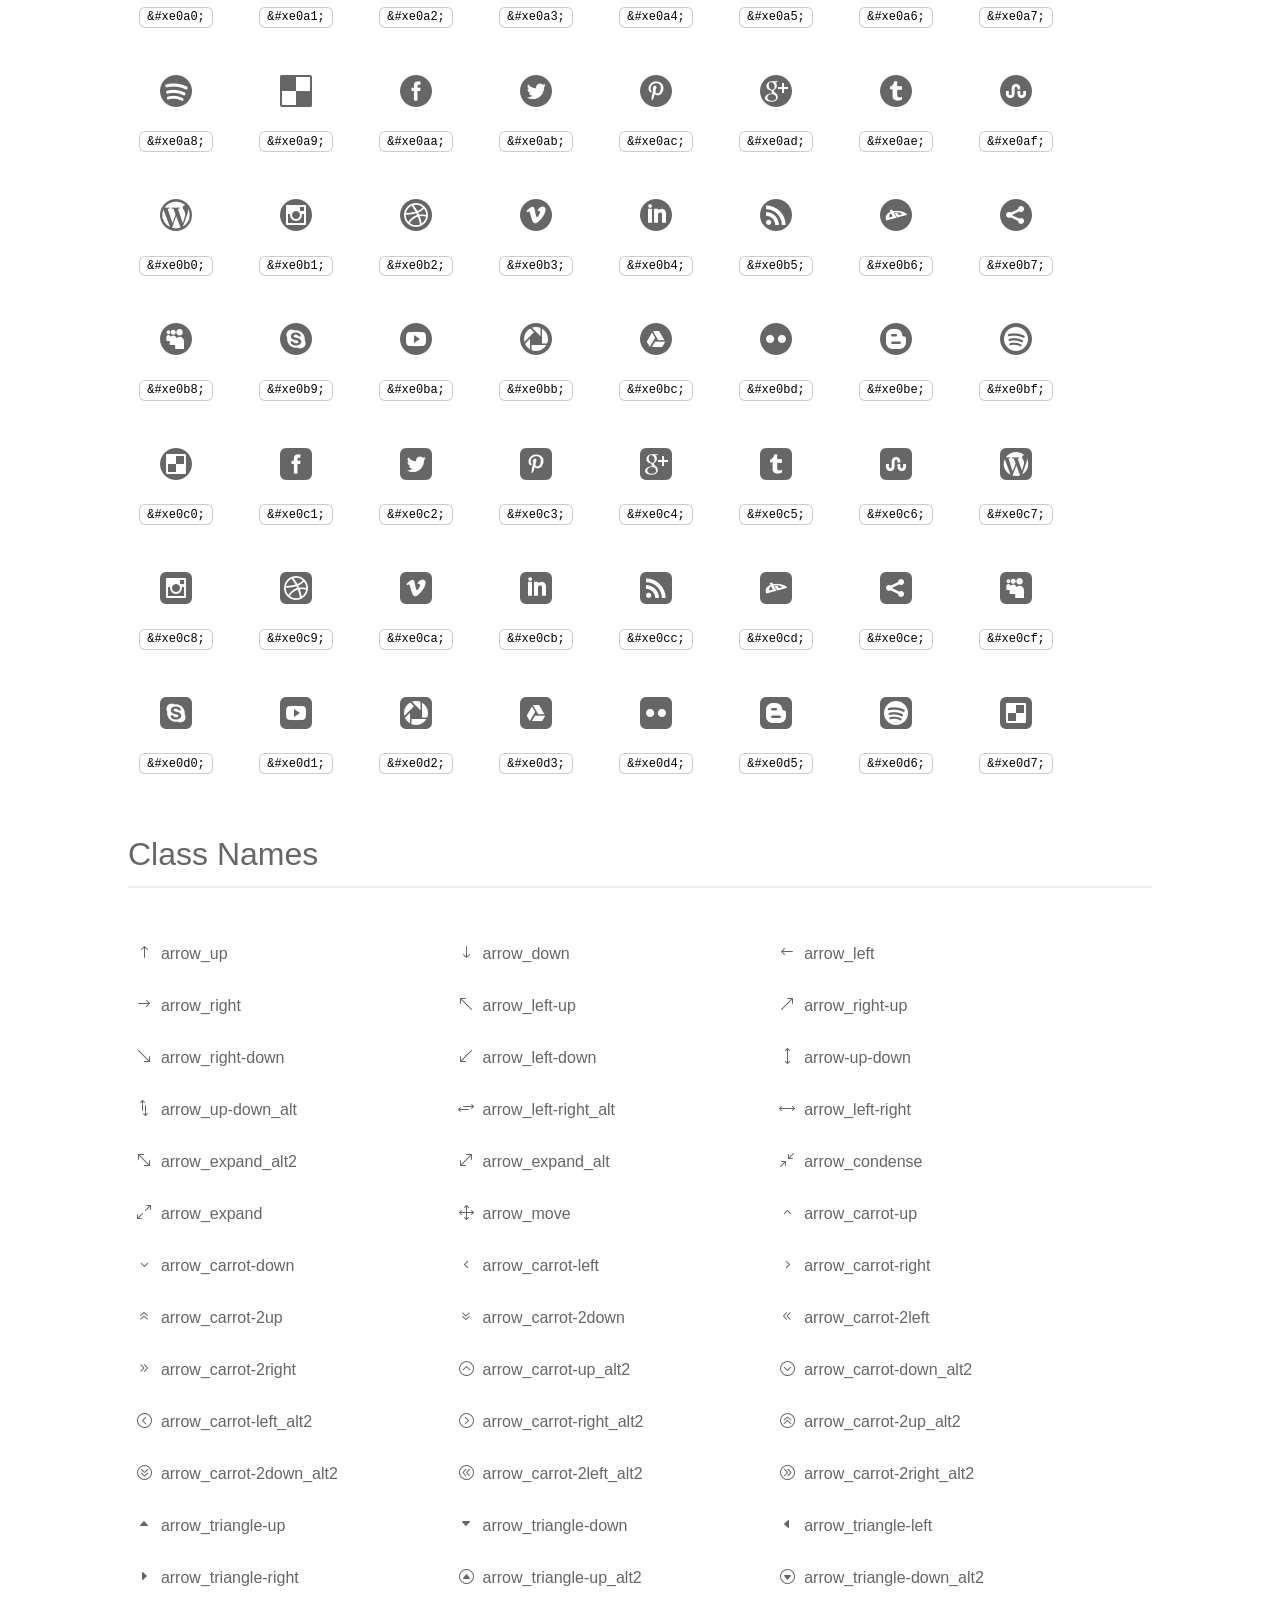
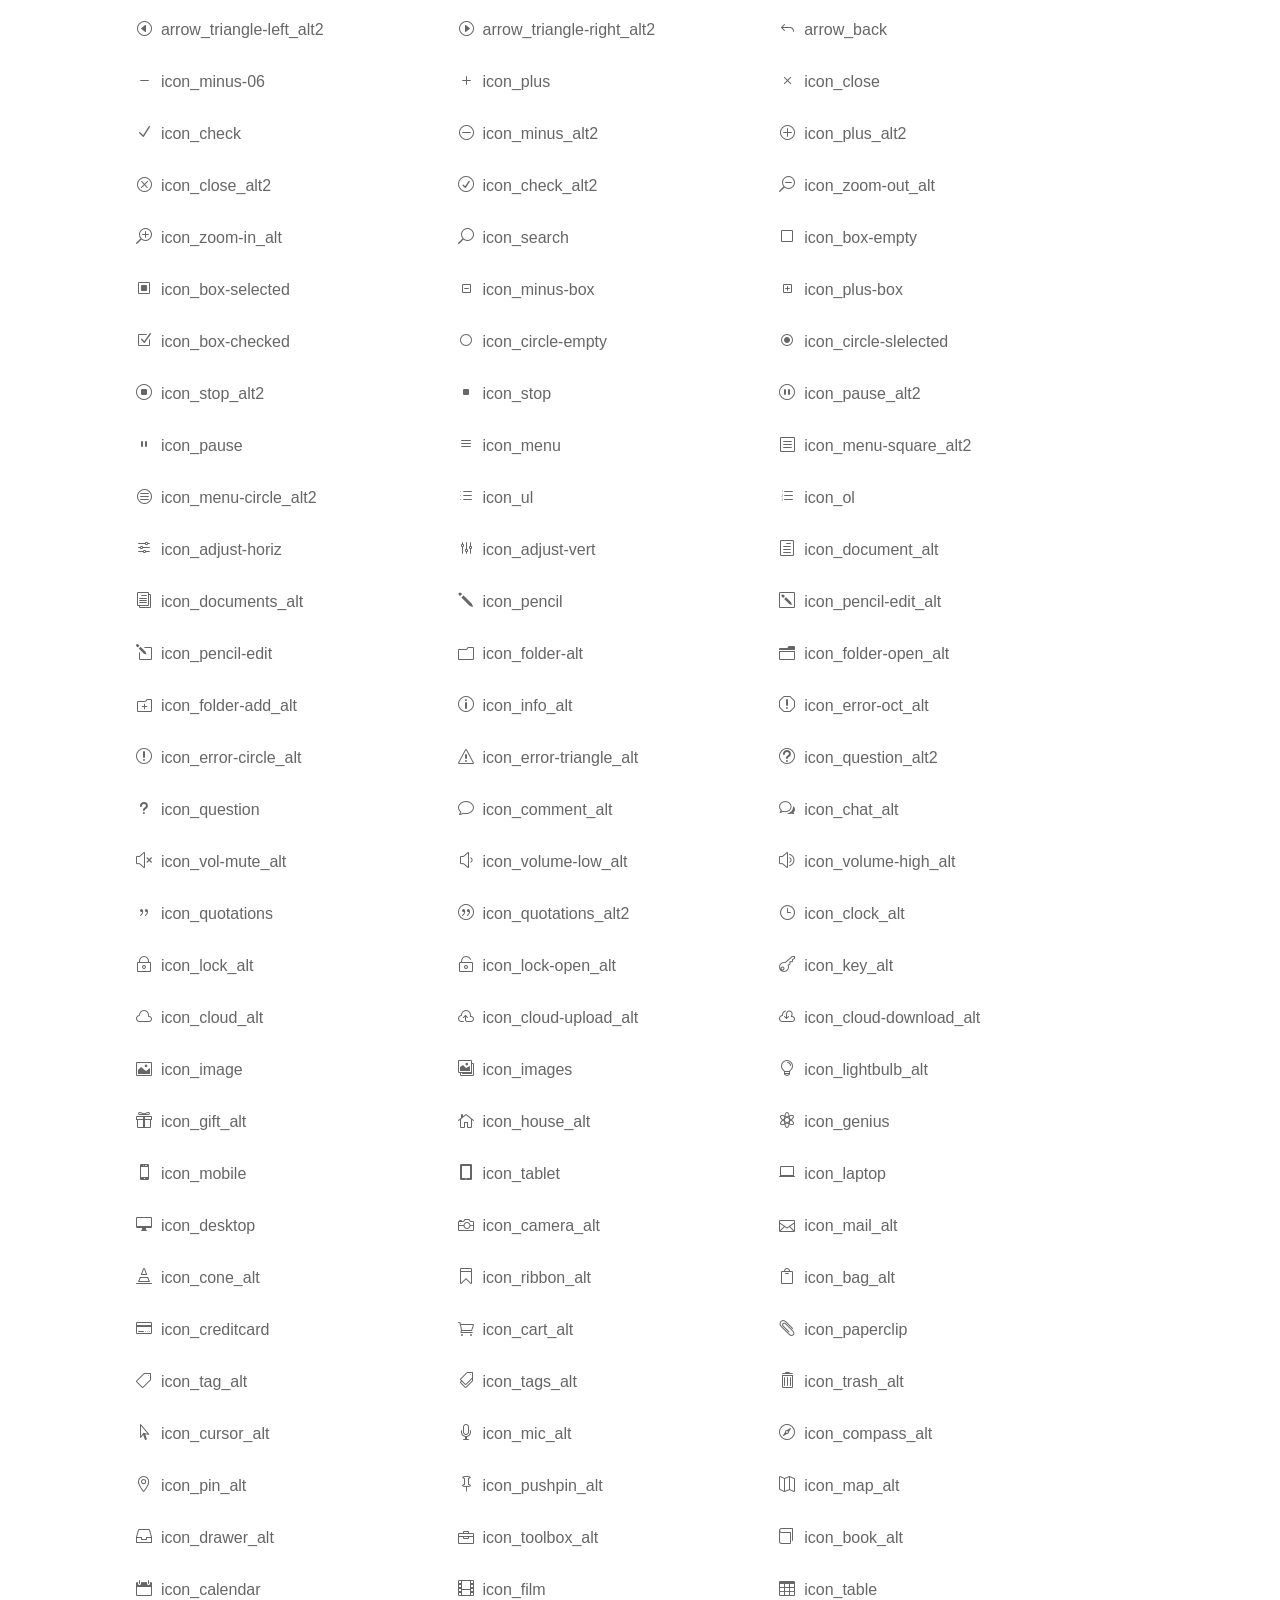
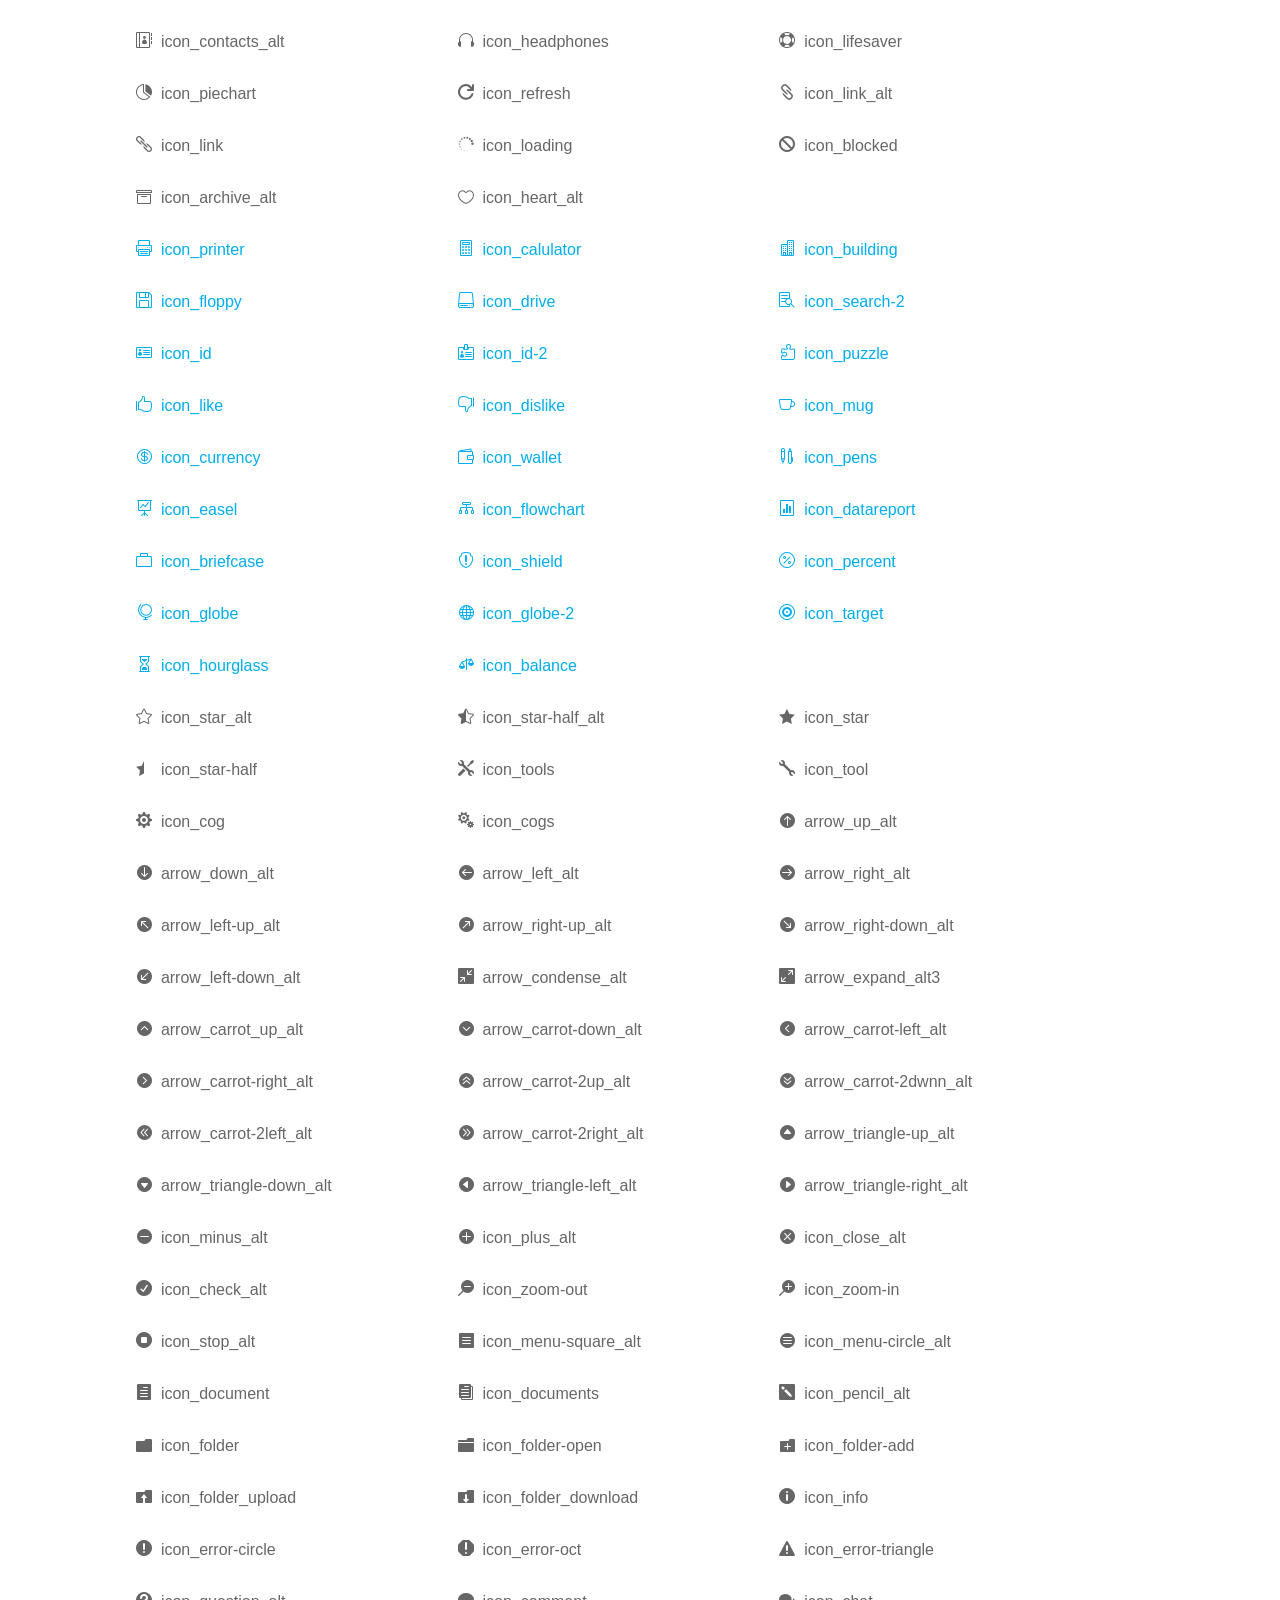
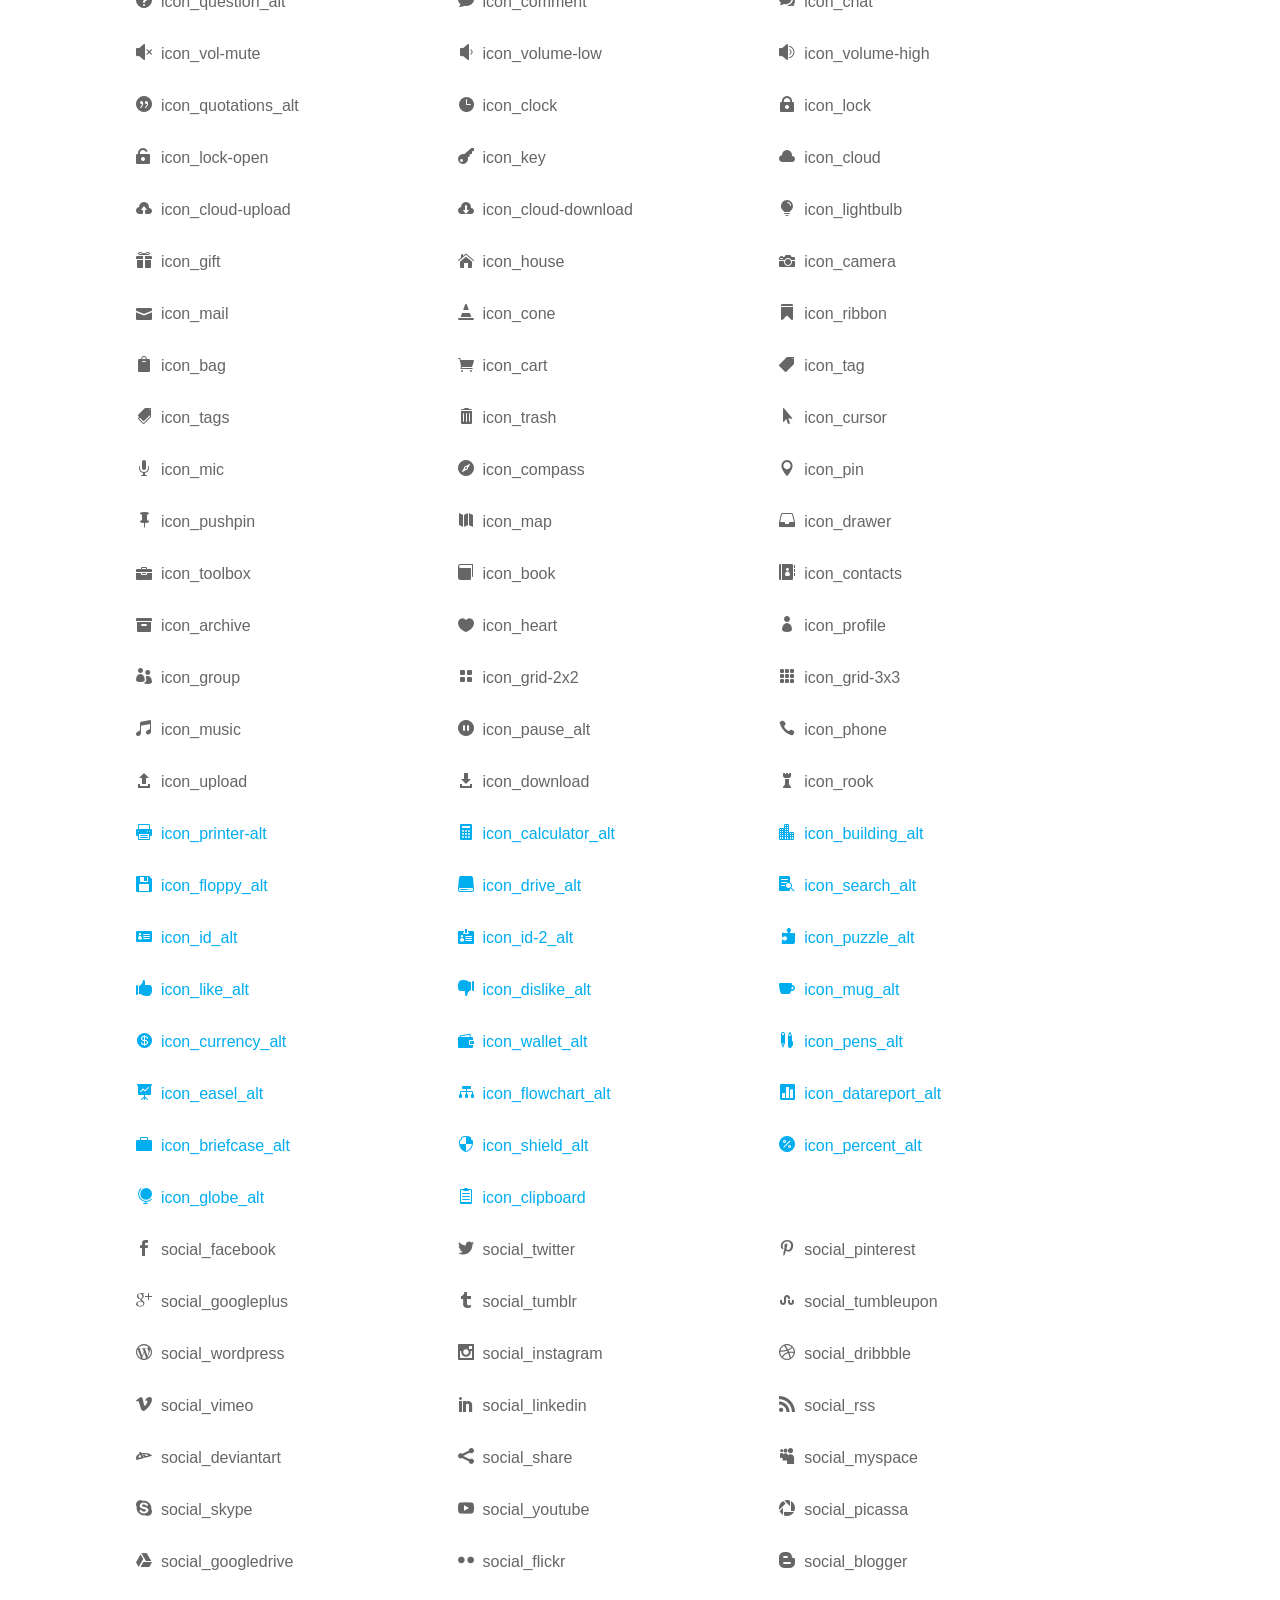
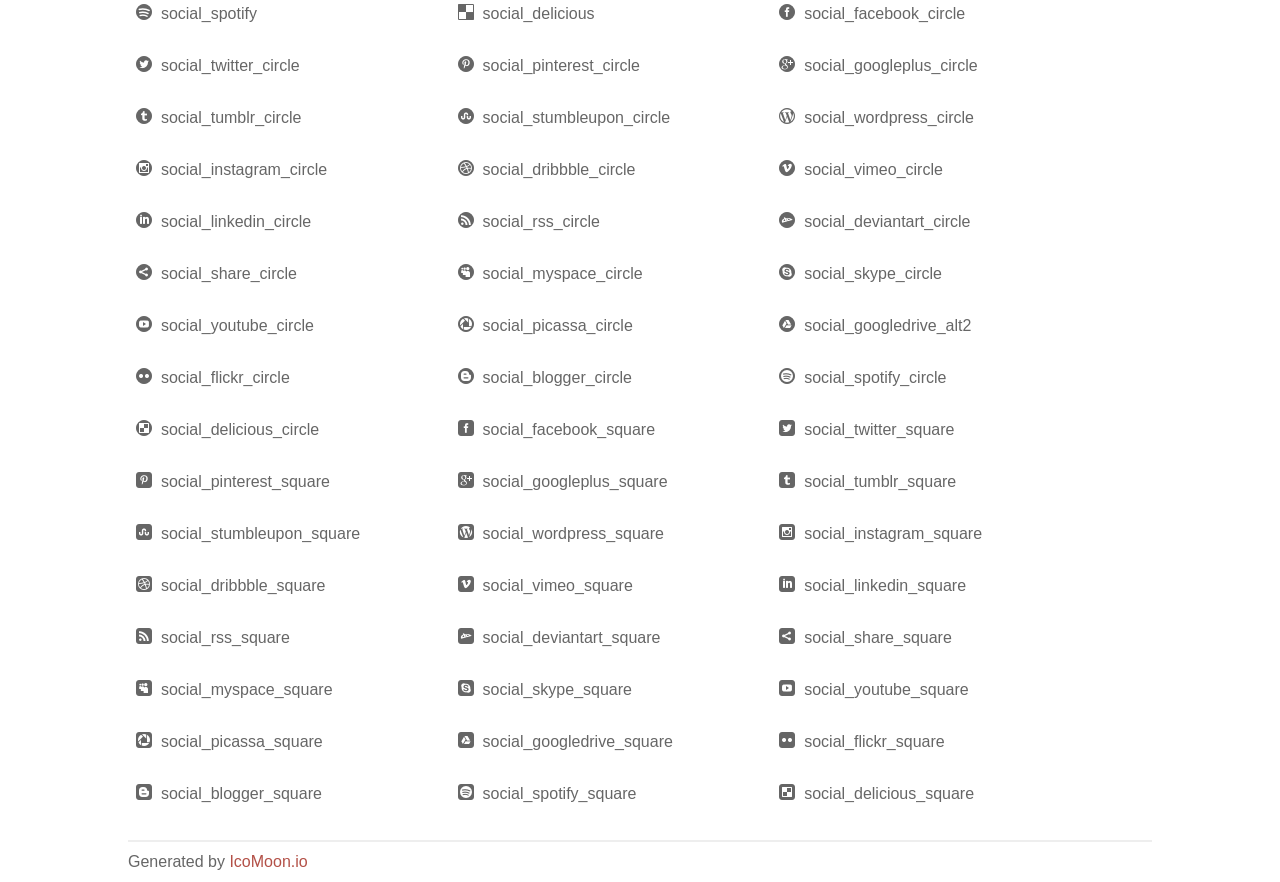
<file: Rentaly.WebUI/wwwroot/rentaly/fonts/elegant_font/HTML_CSS/index.html>
<!doctype html>
<html>
<head>
<title>Your Font/Glyphs</title>
<link rel="stylesheet" href="style.css" >
<!--[if lte IE 7]><script src="lte-ie7.js"></script><![endif]-->
<style>
	section, header, footer {display: block;}
	body {
		font-family: sans-serif;
		color: #666;
		line-height: 1.5;
		font-size: 1em;
	}
	* {
		-moz-box-sizing: border-box;
		-webkit-box-sizing: border-box;
		box-sizing: border-box;
		margin: 0;
		padding: 0;
	}
	.glyph {
		float: left;
		text-align: center;
		padding: .75em;
		margin: .4em 1.5em .75em 0;
		width: 6em;
		text-shadow: none;
	}
	
	.glyph input {
		font-family: consolas, monospace;
		font-size: 12px;
		width: 100%;
		text-align: center;
		border: 0;
		box-shadow: 0 0 0 1px #ccc;
		padding: .2em;
                -moz-border-radius: 5px;
                -webkit-border-radius: 5px;
	}
	
	

	.new {
		color:#00adef !important;
	}

	
	.w-main {
		width: 80%;
	}
	.centered {
		margin-left: auto;
		margin-right: auto;
	}
	.fs1 {
		font-size: 2em;
	}
	header {
		margin: 2em 0;
		padding-bottom: .5em;
		color: #666;
		box-shadow: 0 2px #eee;
	}
	header h1 {
		font-size: 2em;
		font-weight: normal;
	}
	.clearfix:before, .clearfix:after { content: ""; display: table; }
	.clearfix:after, .clear { clear: both; }
	footer {
		margin-top: 2em;
		padding: .5em 0;
		box-shadow: 0 -2px #eee;
	}
	a, a:visited {
		color: #B35047;
		text-decoration: none;
	}
	a:hover, a:focus {color: #000;}
	
	.box1 {
		font-size: 16px;
		display: inline-block;
		width: 30%;
		padding: .25em .5em;
		margin: 20px 10px 0 0;
	}
</style>
</head>
<body>
	<div class="w-main centered">
	<section class="mtm clearfix" id="glyphs">
	<div class="glyph">
		<div class="fs1" aria-hidden="true" data-icon="&#x21;"></div>
		<input type="text" readonly value="&amp;#x21;" >
	</div>
	<div class="glyph">
		<div class="fs1" aria-hidden="true" data-icon="&#x22;"></div>
		<input type="text" readonly value="&amp;#x22;" >
	</div>
	<div class="glyph">
		<div class="fs1" aria-hidden="true" data-icon="&#x23;"></div>
		<input type="text" readonly value="&amp;#x23;" >
	</div>
	<div class="glyph">
		<div class="fs1" aria-hidden="true" data-icon="&#x24;"></div>
		<input type="text" readonly value="&amp;#x24;" >
	</div>
	<div class="glyph">
		<div class="fs1" aria-hidden="true" data-icon="&#x25;"></div>
		<input type="text" readonly value="&amp;#x25;" >
	</div>
	<div class="glyph">
		<div class="fs1" aria-hidden="true" data-icon="&#x26;"></div>
		<input type="text" readonly value="&amp;#x26;" >
	</div>
	<div class="glyph">
		<div class="fs1" aria-hidden="true" data-icon="&#x27;"></div>
		<input type="text" readonly value="&amp;#x27;" >
	</div>
	<div class="glyph">
		<div class="fs1" aria-hidden="true" data-icon="&#x28;"></div>
		<input type="text" readonly value="&amp;#x28;" >
	</div>
	<div class="glyph">
		<div class="fs1" aria-hidden="true" data-icon="&#x29;"></div>
		<input type="text" readonly value="&amp;#x29;" >
	</div>
	<div class="glyph">
		<div class="fs1" aria-hidden="true" data-icon="&#x2a;"></div>
		<input type="text" readonly value="&amp;#x2a;" >
	</div>
	<div class="glyph">
		<div class="fs1" aria-hidden="true" data-icon="&#x2b;"></div>
		<input type="text" readonly value="&amp;#x2b;" >
	</div>
	<div class="glyph">
		<div class="fs1" aria-hidden="true" data-icon="&#x2c;"></div>
		<input type="text" readonly value="&amp;#x2c;" >
	</div>
	<div class="glyph">
		<div class="fs1" aria-hidden="true" data-icon="&#x2d;"></div>
		<input type="text" readonly value="&amp;#x2d;" >
	</div>
	<div class="glyph">
		<div class="fs1" aria-hidden="true" data-icon="&#x2e;"></div>
		<input type="text" readonly value="&amp;#x2e;" >
	</div>
	<div class="glyph">
		<div class="fs1" aria-hidden="true" data-icon="&#x2f;"></div>
		<input type="text" readonly value="&amp;#x2f;" >
	</div>
	<div class="glyph">
		<div class="fs1" aria-hidden="true" data-icon="&#x30;"></div>
		<input type="text" readonly value="&amp;#x30;" >
	</div>
	<div class="glyph">
		<div class="fs1" aria-hidden="true" data-icon="&#x31;"></div>
		<input type="text" readonly value="&amp;#x31;" >
	</div>
	<div class="glyph">
		<div class="fs1" aria-hidden="true" data-icon="&#x32;"></div>
		<input type="text" readonly value="&amp;#x32;" >
	</div>
	<div class="glyph">
		<div class="fs1" aria-hidden="true" data-icon="&#x33;"></div>
		<input type="text" readonly value="&amp;#x33;" >
	</div>
	<div class="glyph">
		<div class="fs1" aria-hidden="true" data-icon="&#x34;"></div>
		<input type="text" readonly value="&amp;#x34;" >
	</div>
	<div class="glyph">
		<div class="fs1" aria-hidden="true" data-icon="&#x35;"></div>
		<input type="text" readonly value="&amp;#x35;" >
	</div>
	<div class="glyph">
		<div class="fs1" aria-hidden="true" data-icon="&#x36;"></div>
		<input type="text" readonly value="&amp;#x36;" >
	</div>
	<div class="glyph">
		<div class="fs1" aria-hidden="true" data-icon="&#x37;"></div>
		<input type="text" readonly value="&amp;#x37;" >
	</div>
	<div class="glyph">
		<div class="fs1" aria-hidden="true" data-icon="&#x38;"></div>
		<input type="text" readonly value="&amp;#x38;" >
	</div>
	<div class="glyph">
		<div class="fs1" aria-hidden="true" data-icon="&#x39;"></div>
		<input type="text" readonly value="&amp;#x39;" >
	</div>
	<div class="glyph">
		<div class="fs1" aria-hidden="true" data-icon="&#x3a;"></div>
		<input type="text" readonly value="&amp;#x3a;" >
	</div>
	<div class="glyph">
		<div class="fs1" aria-hidden="true" data-icon="&#x3b;"></div>
		<input type="text" readonly value="&amp;#x3b;" >
	</div>
	<div class="glyph">
		<div class="fs1" aria-hidden="true" data-icon="&#x3c;"></div>
		<input type="text" readonly value="&amp;#x3c;" >
	</div>
	<div class="glyph">
		<div class="fs1" aria-hidden="true" data-icon="&#x3d;"></div>
		<input type="text" readonly value="&amp;#x3d;" >
	</div>
	<div class="glyph">
		<div class="fs1" aria-hidden="true" data-icon="&#x3e;"></div>
		<input type="text" readonly value="&amp;#x3e;" >
	</div>
	<div class="glyph">
		<div class="fs1" aria-hidden="true" data-icon="&#x3f;"></div>
		<input type="text" readonly value="&amp;#x3f;" >
	</div>
	<div class="glyph">
		<div class="fs1" aria-hidden="true" data-icon="&#x40;"></div>
		<input type="text" readonly value="&amp;#x40;" >
	</div>
	<div class="glyph">
		<div class="fs1" aria-hidden="true" data-icon="&#x41;"></div>
		<input type="text" readonly value="&amp;#x41;" >
	</div>
	<div class="glyph">
		<div class="fs1" aria-hidden="true" data-icon="&#x42;"></div>
		<input type="text" readonly value="&amp;#x42;" >
	</div>
	<div class="glyph">
		<div class="fs1" aria-hidden="true" data-icon="&#x43;"></div>
		<input type="text" readonly value="&amp;#x43;" >
	</div>
	<div class="glyph">
		<div class="fs1" aria-hidden="true" data-icon="&#x44;"></div>
		<input type="text" readonly value="&amp;#x44;" >
	</div>
	<div class="glyph">
		<div class="fs1" aria-hidden="true" data-icon="&#x45;"></div>
		<input type="text" readonly value="&amp;#x45;" >
	</div>
	<div class="glyph">
		<div class="fs1" aria-hidden="true" data-icon="&#x46;"></div>
		<input type="text" readonly value="&amp;#x46;" >
	</div>
	<div class="glyph">
		<div class="fs1" aria-hidden="true" data-icon="&#x47;"></div>
		<input type="text" readonly value="&amp;#x47;" >
	</div>
	<div class="glyph">
		<div class="fs1" aria-hidden="true" data-icon="&#x48;"></div>
		<input type="text" readonly value="&amp;#x48;" >
	</div>
	<div class="glyph">
		<div class="fs1" aria-hidden="true" data-icon="&#x49;"></div>
		<input type="text" readonly value="&amp;#x49;" >
	</div>
	<div class="glyph">
		<div class="fs1" aria-hidden="true" data-icon="&#x4a;"></div>
		<input type="text" readonly value="&amp;#x4a;" >
	</div>
	<div class="glyph">
		<div class="fs1" aria-hidden="true" data-icon="&#x4b;"></div>
		<input type="text" readonly value="&amp;#x4b;" >
	</div>
	<div class="glyph">
		<div class="fs1" aria-hidden="true" data-icon="&#x4c;"></div>
		<input type="text" readonly value="&amp;#x4c;" >
	</div>
	<div class="glyph">
		<div class="fs1" aria-hidden="true" data-icon="&#x4d;"></div>
		<input type="text" readonly value="&amp;#x4d;" >
	</div>
	<div class="glyph">
		<div class="fs1" aria-hidden="true" data-icon="&#x4e;"></div>
		<input type="text" readonly value="&amp;#x4e;" >
	</div>
	<div class="glyph">
		<div class="fs1" aria-hidden="true" data-icon="&#x4f;"></div>
		<input type="text" readonly value="&amp;#x4f;" >
	</div>
	<div class="glyph">
		<div class="fs1" aria-hidden="true" data-icon="&#x50;"></div>
		<input type="text" readonly value="&amp;#x50;" >
	</div>
	<div class="glyph">
		<div class="fs1" aria-hidden="true" data-icon="&#x51;"></div>
		<input type="text" readonly value="&amp;#x51;" >
	</div>
	<div class="glyph">
		<div class="fs1" aria-hidden="true" data-icon="&#x52;"></div>
		<input type="text" readonly value="&amp;#x52;" >
	</div>
	<div class="glyph">
		<div class="fs1" aria-hidden="true" data-icon="&#x53;"></div>
		<input type="text" readonly value="&amp;#x53;" >
	</div>
	<div class="glyph">
		<div class="fs1" aria-hidden="true" data-icon="&#x54;"></div>
		<input type="text" readonly value="&amp;#x54;" >
	</div>
	<div class="glyph">
		<div class="fs1" aria-hidden="true" data-icon="&#x55;"></div>
		<input type="text" readonly value="&amp;#x55;" >
	</div>
	<div class="glyph">
		<div class="fs1" aria-hidden="true" data-icon="&#x56;"></div>
		<input type="text" readonly value="&amp;#x56;" >
	</div>
	<div class="glyph">
		<div class="fs1" aria-hidden="true" data-icon="&#x57;"></div>
		<input type="text" readonly value="&amp;#x57;" >
	</div>
	<div class="glyph">
		<div class="fs1" aria-hidden="true" data-icon="&#x58;"></div>
		<input type="text" readonly value="&amp;#x58;" >
	</div>
	<div class="glyph">
		<div class="fs1" aria-hidden="true" data-icon="&#x59;"></div>
		<input type="text" readonly value="&amp;#x59;" >
	</div>
	<div class="glyph">
		<div class="fs1" aria-hidden="true" data-icon="&#x5a;"></div>
		<input type="text" readonly value="&amp;#x5a;" >
	</div>
	<div class="glyph">
		<div class="fs1" aria-hidden="true" data-icon="&#x5b;"></div>
		<input type="text" readonly value="&amp;#x5b;" >
	</div>
	<div class="glyph">
		<div class="fs1" aria-hidden="true" data-icon="&#x5c;"></div>
		<input type="text" readonly value="&amp;#x5c;" >
	</div>
	<div class="glyph">
		<div class="fs1" aria-hidden="true" data-icon="&#x5d;"></div>
		<input type="text" readonly value="&amp;#x5d;" >
	</div>
	<div class="glyph">
		<div class="fs1" aria-hidden="true" data-icon="&#x5e;"></div>
		<input type="text" readonly value="&amp;#x5e;" >
	</div>
	<div class="glyph">
		<div class="fs1" aria-hidden="true" data-icon="&#x5f;"></div>
		<input type="text" readonly value="&amp;#x5f;" >
	</div>
	<div class="glyph">
		<div class="fs1" aria-hidden="true" data-icon="&#x60;"></div>
		<input type="text" readonly value="&amp;#x60;" >
	</div>
	<div class="glyph">
		<div class="fs1" aria-hidden="true" data-icon="&#x61;"></div>
		<input type="text" readonly value="&amp;#x61;" >
	</div>
	<div class="glyph">
		<div class="fs1" aria-hidden="true" data-icon="&#x62;"></div>
		<input type="text" readonly value="&amp;#x62;" >
	</div>
	<div class="glyph">
		<div class="fs1" aria-hidden="true" data-icon="&#x63;"></div>
		<input type="text" readonly value="&amp;#x63;" >
	</div>
	<div class="glyph">
		<div class="fs1" aria-hidden="true" data-icon="&#x64;"></div>
		<input type="text" readonly value="&amp;#x64;" >
	</div>
	<div class="glyph">
		<div class="fs1" aria-hidden="true" data-icon="&#x65;"></div>
		<input type="text" readonly value="&amp;#x65;" >
	</div>
	<div class="glyph">
		<div class="fs1" aria-hidden="true" data-icon="&#x66;"></div>
		<input type="text" readonly value="&amp;#x66;" >
	</div>
	<div class="glyph">
		<div class="fs1" aria-hidden="true" data-icon="&#x67;"></div>
		<input type="text" readonly value="&amp;#x67;" >
	</div>
	<div class="glyph">
		<div class="fs1" aria-hidden="true" data-icon="&#x68;"></div>
		<input type="text" readonly value="&amp;#x68;" >
	</div>
	<div class="glyph">
		<div class="fs1" aria-hidden="true" data-icon="&#x69;"></div>
		<input type="text" readonly value="&amp;#x69;" >
	</div>
	<div class="glyph">
		<div class="fs1" aria-hidden="true" data-icon="&#x6a;"></div>
		<input type="text" readonly value="&amp;#x6a;" >
	</div>
	<div class="glyph">
		<div class="fs1" aria-hidden="true" data-icon="&#x6b;"></div>
		<input type="text" readonly value="&amp;#x6b;" >
	</div>
	<div class="glyph">
		<div class="fs1" aria-hidden="true" data-icon="&#x6c;"></div>
		<input type="text" readonly value="&amp;#x6c;" >
	</div>
	<div class="glyph">
		<div class="fs1" aria-hidden="true" data-icon="&#x6d;"></div>
		<input type="text" readonly value="&amp;#x6d;" >
	</div>
	<div class="glyph">
		<div class="fs1" aria-hidden="true" data-icon="&#x6e;"></div>
		<input type="text" readonly value="&amp;#x6e;" >
	</div>
	<div class="glyph">
		<div class="fs1" aria-hidden="true" data-icon="&#x6f;"></div>
		<input type="text" readonly value="&amp;#x6f;" >
	</div>
	<div class="glyph">
		<div class="fs1" aria-hidden="true" data-icon="&#x70;"></div>
		<input type="text" readonly value="&amp;#x70;" >
	</div>
	<div class="glyph">
		<div class="fs1" aria-hidden="true" data-icon="&#x71;"></div>
		<input type="text" readonly value="&amp;#x71;" >
	</div>
	<div class="glyph">
		<div class="fs1" aria-hidden="true" data-icon="&#x72;"></div>
		<input type="text" readonly value="&amp;#x72;" >
	</div>
	<div class="glyph">
		<div class="fs1" aria-hidden="true" data-icon="&#x73;"></div>
		<input type="text" readonly value="&amp;#x73;" >
	</div>
	<div class="glyph">
		<div class="fs1" aria-hidden="true" data-icon="&#x74;"></div>
		<input type="text" readonly value="&amp;#x74;" >
	</div>
	<div class="glyph">
		<div class="fs1" aria-hidden="true" data-icon="&#x75;"></div>
		<input type="text" readonly value="&amp;#x75;" >
	</div>
	<div class="glyph">
		<div class="fs1" aria-hidden="true" data-icon="&#x76;"></div>
		<input type="text" readonly value="&amp;#x76;" >
	</div>
	<div class="glyph">
		<div class="fs1" aria-hidden="true" data-icon="&#x77;"></div>
		<input type="text" readonly value="&amp;#x77;" >
	</div>
	<div class="glyph">
		<div class="fs1" aria-hidden="true" data-icon="&#x78;"></div>
		<input type="text" readonly value="&amp;#x78;" >
	</div>
	<div class="glyph">
		<div class="fs1" aria-hidden="true" data-icon="&#x79;"></div>
		<input type="text" readonly value="&amp;#x79;" >
	</div>
	<div class="glyph">
		<div class="fs1" aria-hidden="true" data-icon="&#x7a;"></div>
		<input type="text" readonly value="&amp;#x7a;" >
	</div>
	<div class="glyph">
		<div class="fs1" aria-hidden="true" data-icon="&#x7b;"></div>
		<input type="text" readonly value="&amp;#x7b;" >
	</div>
	<div class="glyph">
		<div class="fs1" aria-hidden="true" data-icon="&#x7c;"></div>
		<input type="text" readonly value="&amp;#x7c;" >
	</div>
	<div class="glyph">
		<div class="fs1" aria-hidden="true" data-icon="&#x7d;"></div>
		<input type="text" readonly value="&amp;#x7d;" >
	</div>
	<div class="glyph">
		<div class="fs1" aria-hidden="true" data-icon="&#x7e;"></div>
		<input type="text" readonly value="&amp;#x7e;" >
	</div>
	<div class="glyph">
		<div class="fs1" aria-hidden="true" data-icon="&#xe000;"></div>
		<input type="text" readonly value="&amp;#xe000;" >
	</div>
	<div class="glyph">
		<div class="fs1" aria-hidden="true" data-icon="&#xe001;"></div>
		<input type="text" readonly value="&amp;#xe001;" >
	</div>
	<div class="glyph">
		<div class="fs1" aria-hidden="true" data-icon="&#xe002;"></div>
		<input type="text" readonly value="&amp;#xe002;" >
	</div>
	<div class="glyph">
		<div class="fs1" aria-hidden="true" data-icon="&#xe003;"></div>
		<input type="text" readonly value="&amp;#xe003;" >
	</div>
	<div class="glyph">
		<div class="fs1" aria-hidden="true" data-icon="&#xe004;"></div>
		<input type="text" readonly value="&amp;#xe004;" >
	</div>
	<div class="glyph">
		<div class="fs1" aria-hidden="true" data-icon="&#xe005;"></div>
		<input type="text" readonly value="&amp;#xe005;" >
	</div>
	<div class="glyph">
		<div class="fs1" aria-hidden="true" data-icon="&#xe006;"></div>
		<input type="text" readonly value="&amp;#xe006;" >
	</div>
	<div class="glyph">
		<div class="fs1" aria-hidden="true" data-icon="&#xe007;"></div>
		<input type="text" readonly value="&amp;#xe007;" >
	</div>
	<div class="glyph">
		<div class="fs1" aria-hidden="true" data-icon="&#xe008;"></div>
		<input type="text" readonly value="&amp;#xe008;" >
	</div>
	<div class="glyph">
		<div class="fs1" aria-hidden="true" data-icon="&#xe009;"></div>
		<input type="text" readonly value="&amp;#xe009;" >
	</div>
	<div class="glyph">
		<div class="fs1" aria-hidden="true" data-icon="&#xe00a;"></div>
		<input type="text" readonly value="&amp;#xe00a;" >
	</div>
	<div class="glyph">
		<div class="fs1" aria-hidden="true" data-icon="&#xe00b;"></div>
		<input type="text" readonly value="&amp;#xe00b;" >
	</div>
	<div class="glyph">
		<div class="fs1" aria-hidden="true" data-icon="&#xe00c;"></div>
		<input type="text" readonly value="&amp;#xe00c;" >
	</div>
	<div class="glyph">
		<div class="fs1" aria-hidden="true" data-icon="&#xe00d;"></div>
		<input type="text" readonly value="&amp;#xe00d;" >
	</div>
	<div class="glyph">
		<div class="fs1" aria-hidden="true" data-icon="&#xe00e;"></div>
		<input type="text" readonly value="&amp;#xe00e;" >
	</div>
	<div class="glyph">
		<div class="fs1" aria-hidden="true" data-icon="&#xe00f;"></div>
		<input type="text" readonly value="&amp;#xe00f;" >
	</div>
	<div class="glyph">
		<div class="fs1" aria-hidden="true" data-icon="&#xe010;"></div>
		<input type="text" readonly value="&amp;#xe010;" >
	</div>
	<div class="glyph">
		<div class="fs1" aria-hidden="true" data-icon="&#xe011;"></div>
		<input type="text" readonly value="&amp;#xe011;" >
	</div>
	<div class="glyph">
		<div class="fs1" aria-hidden="true" data-icon="&#xe012;"></div>
		<input type="text" readonly value="&amp;#xe012;" >
	</div>
	<div class="glyph">
		<div class="fs1" aria-hidden="true" data-icon="&#xe013;"></div>
		<input type="text" readonly value="&amp;#xe013;" >
	</div>
	<div class="glyph">
		<div class="fs1" aria-hidden="true" data-icon="&#xe014;"></div>
		<input type="text" readonly value="&amp;#xe014;" >
	</div>
	<div class="glyph">
		<div class="fs1" aria-hidden="true" data-icon="&#xe015;"></div>
		<input type="text" readonly value="&amp;#xe015;" >
	</div>
	<div class="glyph">
		<div class="fs1" aria-hidden="true" data-icon="&#xe016;"></div>
		<input type="text" readonly value="&amp;#xe016;" >
	</div>
	<div class="glyph">
		<div class="fs1" aria-hidden="true" data-icon="&#xe017;"></div>
		<input type="text" readonly value="&amp;#xe017;" >
	</div>
	<div class="glyph">
		<div class="fs1" aria-hidden="true" data-icon="&#xe018;"></div>
		<input type="text" readonly value="&amp;#xe018;" >
	</div>
	<div class="glyph">
		<div class="fs1" aria-hidden="true" data-icon="&#xe019;"></div>
		<input type="text" readonly value="&amp;#xe019;" >
	</div>
	<div class="glyph">
		<div class="fs1" aria-hidden="true" data-icon="&#xe01a;"></div>
		<input type="text" readonly value="&amp;#xe01a;" >
	</div>
	<div class="glyph">
		<div class="fs1" aria-hidden="true" data-icon="&#xe01b;"></div>
		<input type="text" readonly value="&amp;#xe01b;" >
	</div>
	<div class="glyph">
		<div class="fs1" aria-hidden="true" data-icon="&#xe01c;"></div>
		<input type="text" readonly value="&amp;#xe01c;" >
	</div>
	<div class="glyph">
		<div class="fs1" aria-hidden="true" data-icon="&#xe01d;"></div>
		<input type="text" readonly value="&amp;#xe01d;" >
	</div>
	<div class="glyph">
		<div class="fs1" aria-hidden="true" data-icon="&#xe01e;"></div>
		<input type="text" readonly value="&amp;#xe01e;" >
	</div>
	<div class="glyph">
		<div class="fs1" aria-hidden="true" data-icon="&#xe01f;"></div>
		<input type="text" readonly value="&amp;#xe01f;" >
	</div>
	<div class="glyph">
		<div class="fs1" aria-hidden="true" data-icon="&#xe020;"></div>
		<input type="text" readonly value="&amp;#xe020;" >
	</div>
	<div class="glyph">
		<div class="fs1" aria-hidden="true" data-icon="&#xe021;"></div>
		<input type="text" readonly value="&amp;#xe021;" >
	</div>
	<div class="glyph">
		<div class="fs1" aria-hidden="true" data-icon="&#xe022;"></div>
		<input type="text" readonly value="&amp;#xe022;" >
	</div>
	<div class="glyph">
		<div class="fs1" aria-hidden="true" data-icon="&#xe023;"></div>
		<input type="text" readonly value="&amp;#xe023;" >
	</div>
	<div class="glyph">
		<div class="fs1" aria-hidden="true" data-icon="&#xe024;"></div>
		<input type="text" readonly value="&amp;#xe024;" >
	</div>
	<div class="glyph">
		<div class="fs1" aria-hidden="true" data-icon="&#xe025;"></div>
		<input type="text" readonly value="&amp;#xe025;" >
	</div>
	<div class="glyph">
		<div class="fs1" aria-hidden="true" data-icon="&#xe026;"></div>
		<input type="text" readonly value="&amp;#xe026;" >
	</div>
	<div class="glyph">
		<div class="fs1" aria-hidden="true" data-icon="&#xe027;"></div>
		<input type="text" readonly value="&amp;#xe027;" >
	</div>
	<div class="glyph">
		<div class="fs1" aria-hidden="true" data-icon="&#xe028;"></div>
		<input type="text" readonly value="&amp;#xe028;" >
	</div>
	<div class="glyph">
		<div class="fs1" aria-hidden="true" data-icon="&#xe029;"></div>
		<input type="text" readonly value="&amp;#xe029;" >
	</div>
	<div class="glyph">
		<div class="fs1" aria-hidden="true" data-icon="&#xe02a;"></div>
		<input type="text" readonly value="&amp;#xe02a;" >
	</div>
	<div class="glyph">
		<div class="fs1" aria-hidden="true" data-icon="&#xe02b;"></div>
		<input type="text" readonly value="&amp;#xe02b;" >
	</div>
	<div class="glyph">
		<div class="fs1" aria-hidden="true" data-icon="&#xe02c;"></div>
		<input type="text" readonly value="&amp;#xe02c;" >
	</div>
	<div class="glyph">
		<div class="fs1" aria-hidden="true" data-icon="&#xe02d;"></div>
		<input type="text" readonly value="&amp;#xe02d;" >
	</div>
	<div class="glyph">
		<div class="fs1" aria-hidden="true" data-icon="&#xe02e;"></div>
		<input type="text" readonly value="&amp;#xe02e;" >
	</div>
	<div class="glyph">
		<div class="fs1" aria-hidden="true" data-icon="&#xe02f;"></div>
		<input type="text" readonly value="&amp;#xe02f;" >
	</div>
	<div class="glyph">
		<div class="fs1" aria-hidden="true" data-icon="&#xe030;"></div>
		<input type="text" readonly value="&amp;#xe030;" >
	</div>
    
    <div class="new">
    
    <div class="glyph">
		<div class="fs1" aria-hidden="true" data-icon="&#xe103;"></div>
		<input type="text" readonly value="&amp;#xe103;" >
	</div>
	<div class="glyph">
		<div class="fs1" aria-hidden="true" data-icon="&#xe0ee;"></div>
		<input type="text" readonly value="&amp;#xe0ee;" >
	</div>
	<div class="glyph">
		<div class="fs1" aria-hidden="true" data-icon="&#xe0ef;"></div>
		<input type="text" readonly value="&amp;#xe0ef;" >
	</div>
	<div class="glyph">
		<div class="fs1" aria-hidden="true" data-icon="&#xe0e8;"></div>
		<input type="text" readonly value="&amp;#xe0e8;" >
	</div>
	<div class="glyph">
		<div class="fs1" aria-hidden="true" data-icon="&#xe0ea;"></div>
		<input type="text" readonly value="&amp;#xe0ea;" >
	</div>
	<div class="glyph">
		<div class="fs1" aria-hidden="true" data-icon="&#xe101;"></div>
		<input type="text" readonly value="&amp;#xe101;" >
	</div>
	<div class="glyph">
		<div class="fs1" aria-hidden="true" data-icon="&#xe107;"></div>
		<input type="text" readonly value="&amp;#xe107;" >
	</div>
	<div class="glyph">
		<div class="fs1" aria-hidden="true" data-icon="&#xe108;"></div>
		<input type="text" readonly value="&amp;#xe108;" >
	</div>
	<div class="glyph">
		<div class="fs1" aria-hidden="true" data-icon="&#xe102;"></div>
		<input type="text" readonly value="&amp;#xe102;" >
	</div>
	<div class="glyph">
		<div class="fs1" aria-hidden="true" data-icon="&#xe106;"></div>
		<input type="text" readonly value="&amp;#xe106;" >
	</div>
	<div class="glyph">
		<div class="fs1" aria-hidden="true" data-icon="&#xe0eb;"></div>
		<input type="text" readonly value="&amp;#xe0eb;" >
	</div>
	<div class="glyph">
		<div class="fs1" aria-hidden="true" data-icon="&#xe105;"></div>
		<input type="text" readonly value="&amp;#xe105;" >
	</div>
	<div class="glyph">
		<div class="fs1" aria-hidden="true" data-icon="&#xe0ed;"></div>
		<input type="text" readonly value="&amp;#xe0ed;" >
	</div>
	<div class="glyph">
		<div class="fs1" aria-hidden="true" data-icon="&#xe100;"></div>
		<input type="text" readonly value="&amp;#xe100;" >
	</div>
	<div class="glyph">
		<div class="fs1" aria-hidden="true" data-icon="&#xe104;"></div>
		<input type="text" readonly value="&amp;#xe104;" >
	</div>
	<div class="glyph">
		<div class="fs1" aria-hidden="true" data-icon="&#xe0e9;"></div>
		<input type="text" readonly value="&amp;#xe0e9;" >
	</div>
	<div class="glyph">
		<div class="fs1" aria-hidden="true" data-icon="&#xe109;"></div>
		<input type="text" readonly value="&amp;#xe109;" >
	</div>
	<div class="glyph">
		<div class="fs1" aria-hidden="true" data-icon="&#xe0ec;"></div>
		<input type="text" readonly value="&amp;#xe0ec;" >
	</div>
	<div class="glyph">
		<div class="fs1" aria-hidden="true" data-icon="&#xe0fe;"></div>
		<input type="text" readonly value="&amp;#xe0fe;" >
	</div>
	<div class="glyph">
		<div class="fs1" aria-hidden="true" data-icon="&#xe0f6;"></div>
		<input type="text" readonly value="&amp;#xe0f6;" >
	</div>
	<div class="glyph">
		<div class="fs1" aria-hidden="true" data-icon="&#xe0fb;"></div>
		<input type="text" readonly value="&amp;#xe0fb;" >
	</div>
	<div class="glyph">
		<div class="fs1" aria-hidden="true" data-icon="&#xe0e2;"></div>
		<input type="text" readonly value="&amp;#xe0e2;" >
	</div>
	<div class="glyph">
		<div class="fs1" aria-hidden="true" data-icon="&#xe0e3;"></div>
		<input type="text" readonly value="&amp;#xe0e3;" >
	</div>
	<div class="glyph">
		<div class="fs1" aria-hidden="true" data-icon="&#xe0f5;"></div>
		<input type="text" readonly value="&amp;#xe0f5;" >
	</div>
	<div class="glyph">
		<div class="fs1" aria-hidden="true" data-icon="&#xe0e1;"></div>
		<input type="text" readonly value="&amp;#xe0e1;" >
	</div>
	<div class="glyph">
		<div class="fs1" aria-hidden="true" data-icon="&#xe0ff;"></div>
		<input type="text" readonly value="&amp;#xe0ff;" >
	</div>
    
    </div>
    
	<div class="glyph">
		<div class="fs1" aria-hidden="true" data-icon="&#xe031;"></div>
		<input type="text" readonly value="&amp;#xe031;" >
	</div>
	<div class="glyph">
		<div class="fs1" aria-hidden="true" data-icon="&#xe032;"></div>
		<input type="text" readonly value="&amp;#xe032;" >
	</div>
	<div class="glyph">
		<div class="fs1" aria-hidden="true" data-icon="&#xe033;"></div>
		<input type="text" readonly value="&amp;#xe033;" >
	</div>
	<div class="glyph">
		<div class="fs1" aria-hidden="true" data-icon="&#xe034;"></div>
		<input type="text" readonly value="&amp;#xe034;" >
	</div>
	<div class="glyph">
		<div class="fs1" aria-hidden="true" data-icon="&#xe035;"></div>
		<input type="text" readonly value="&amp;#xe035;" >
	</div>
	<div class="glyph">
		<div class="fs1" aria-hidden="true" data-icon="&#xe036;"></div>
		<input type="text" readonly value="&amp;#xe036;" >
	</div>
	<div class="glyph">
		<div class="fs1" aria-hidden="true" data-icon="&#xe037;"></div>
		<input type="text" readonly value="&amp;#xe037;" >
	</div>
	<div class="glyph">
		<div class="fs1" aria-hidden="true" data-icon="&#xe038;"></div>
		<input type="text" readonly value="&amp;#xe038;" >
	</div>
	<div class="glyph">
		<div class="fs1" aria-hidden="true" data-icon="&#xe039;"></div>
		<input type="text" readonly value="&amp;#xe039;" >
	</div>
	<div class="glyph">
		<div class="fs1" aria-hidden="true" data-icon="&#xe03a;"></div>
		<input type="text" readonly value="&amp;#xe03a;" >
	</div>
	<div class="glyph">
		<div class="fs1" aria-hidden="true" data-icon="&#xe03b;"></div>
		<input type="text" readonly value="&amp;#xe03b;" >
	</div>
	<div class="glyph">
		<div class="fs1" aria-hidden="true" data-icon="&#xe03c;"></div>
		<input type="text" readonly value="&amp;#xe03c;" >
	</div>
	<div class="glyph">
		<div class="fs1" aria-hidden="true" data-icon="&#xe03d;"></div>
		<input type="text" readonly value="&amp;#xe03d;" >
	</div>
	<div class="glyph">
		<div class="fs1" aria-hidden="true" data-icon="&#xe03e;"></div>
		<input type="text" readonly value="&amp;#xe03e;" >
	</div>
	<div class="glyph">
		<div class="fs1" aria-hidden="true" data-icon="&#xe03f;"></div>
		<input type="text" readonly value="&amp;#xe03f;" >
	</div>
	<div class="glyph">
		<div class="fs1" aria-hidden="true" data-icon="&#xe040;"></div>
		<input type="text" readonly value="&amp;#xe040;" >
	</div>
	<div class="glyph">
		<div class="fs1" aria-hidden="true" data-icon="&#xe041;"></div>
		<input type="text" readonly value="&amp;#xe041;" >
	</div>
	<div class="glyph">
		<div class="fs1" aria-hidden="true" data-icon="&#xe042;"></div>
		<input type="text" readonly value="&amp;#xe042;" >
	</div>
	<div class="glyph">
		<div class="fs1" aria-hidden="true" data-icon="&#xe043;"></div>
		<input type="text" readonly value="&amp;#xe043;" >
	</div>
	<div class="glyph">
		<div class="fs1" aria-hidden="true" data-icon="&#xe044;"></div>
		<input type="text" readonly value="&amp;#xe044;" >
	</div>
	<div class="glyph">
		<div class="fs1" aria-hidden="true" data-icon="&#xe045;"></div>
		<input type="text" readonly value="&amp;#xe045;" >
	</div>
	<div class="glyph">
		<div class="fs1" aria-hidden="true" data-icon="&#xe046;"></div>
		<input type="text" readonly value="&amp;#xe046;" >
	</div>
	<div class="glyph">
		<div class="fs1" aria-hidden="true" data-icon="&#xe047;"></div>
		<input type="text" readonly value="&amp;#xe047;" >
	</div>
	<div class="glyph">
		<div class="fs1" aria-hidden="true" data-icon="&#xe048;"></div>
		<input type="text" readonly value="&amp;#xe048;" >
	</div>
	<div class="glyph">
		<div class="fs1" aria-hidden="true" data-icon="&#xe049;"></div>
		<input type="text" readonly value="&amp;#xe049;" >
	</div>
	<div class="glyph">
		<div class="fs1" aria-hidden="true" data-icon="&#xe04a;"></div>
		<input type="text" readonly value="&amp;#xe04a;" >
	</div>
	<div class="glyph">
		<div class="fs1" aria-hidden="true" data-icon="&#xe04b;"></div>
		<input type="text" readonly value="&amp;#xe04b;" >
	</div>
	<div class="glyph">
		<div class="fs1" aria-hidden="true" data-icon="&#xe04c;"></div>
		<input type="text" readonly value="&amp;#xe04c;" >
	</div>
	<div class="glyph">
		<div class="fs1" aria-hidden="true" data-icon="&#xe04d;"></div>
		<input type="text" readonly value="&amp;#xe04d;" >
	</div>
	<div class="glyph">
		<div class="fs1" aria-hidden="true" data-icon="&#xe04e;"></div>
		<input type="text" readonly value="&amp;#xe04e;" >
	</div>
	<div class="glyph">
		<div class="fs1" aria-hidden="true" data-icon="&#xe04f;"></div>
		<input type="text" readonly value="&amp;#xe04f;" >
	</div>
	<div class="glyph">
		<div class="fs1" aria-hidden="true" data-icon="&#xe050;"></div>
		<input type="text" readonly value="&amp;#xe050;" >
	</div>
	<div class="glyph">
		<div class="fs1" aria-hidden="true" data-icon="&#xe051;"></div>
		<input type="text" readonly value="&amp;#xe051;" >
	</div>
	<div class="glyph">
		<div class="fs1" aria-hidden="true" data-icon="&#xe052;"></div>
		<input type="text" readonly value="&amp;#xe052;" >
	</div>
	<div class="glyph">
		<div class="fs1" aria-hidden="true" data-icon="&#xe053;"></div>
		<input type="text" readonly value="&amp;#xe053;" >
	</div>
	<div class="glyph">
		<div class="fs1" aria-hidden="true" data-icon="&#xe054;"></div>
		<input type="text" readonly value="&amp;#xe054;" >
	</div>
	<div class="glyph">
		<div class="fs1" aria-hidden="true" data-icon="&#xe055;"></div>
		<input type="text" readonly value="&amp;#xe055;" >
	</div>
	<div class="glyph">
		<div class="fs1" aria-hidden="true" data-icon="&#xe056;"></div>
		<input type="text" readonly value="&amp;#xe056;" >
	</div>
	<div class="glyph">
		<div class="fs1" aria-hidden="true" data-icon="&#xe057;"></div>
		<input type="text" readonly value="&amp;#xe057;" >
	</div>
	<div class="glyph">
		<div class="fs1" aria-hidden="true" data-icon="&#xe058;"></div>
		<input type="text" readonly value="&amp;#xe058;" >
	</div>
	<div class="glyph">
		<div class="fs1" aria-hidden="true" data-icon="&#xe059;"></div>
		<input type="text" readonly value="&amp;#xe059;" >
	</div>
	<div class="glyph">
		<div class="fs1" aria-hidden="true" data-icon="&#xe05a;"></div>
		<input type="text" readonly value="&amp;#xe05a;" >
	</div>
	<div class="glyph">
		<div class="fs1" aria-hidden="true" data-icon="&#xe05b;"></div>
		<input type="text" readonly value="&amp;#xe05b;" >
	</div>
	<div class="glyph">
		<div class="fs1" aria-hidden="true" data-icon="&#xe05c;"></div>
		<input type="text" readonly value="&amp;#xe05c;" >
	</div>
	<div class="glyph">
		<div class="fs1" aria-hidden="true" data-icon="&#xe05d;"></div>
		<input type="text" readonly value="&amp;#xe05d;" >
	</div>
	<div class="glyph">
		<div class="fs1" aria-hidden="true" data-icon="&#xe05e;"></div>
		<input type="text" readonly value="&amp;#xe05e;" >
	</div>
	<div class="glyph">
		<div class="fs1" aria-hidden="true" data-icon="&#xe05f;"></div>
		<input type="text" readonly value="&amp;#xe05f;" >
	</div>
	<div class="glyph">
		<div class="fs1" aria-hidden="true" data-icon="&#xe060;"></div>
		<input type="text" readonly value="&amp;#xe060;" >
	</div>
	<div class="glyph">
		<div class="fs1" aria-hidden="true" data-icon="&#xe061;"></div>
		<input type="text" readonly value="&amp;#xe061;" >
	</div>
	<div class="glyph">
		<div class="fs1" aria-hidden="true" data-icon="&#xe062;"></div>
		<input type="text" readonly value="&amp;#xe062;" >
	</div>
	<div class="glyph">
		<div class="fs1" aria-hidden="true" data-icon="&#xe063;"></div>
		<input type="text" readonly value="&amp;#xe063;" >
	</div>
	<div class="glyph">
		<div class="fs1" aria-hidden="true" data-icon="&#xe064;"></div>
		<input type="text" readonly value="&amp;#xe064;" >
	</div>
	<div class="glyph">
		<div class="fs1" aria-hidden="true" data-icon="&#xe065;"></div>
		<input type="text" readonly value="&amp;#xe065;" >
	</div>
	<div class="glyph">
		<div class="fs1" aria-hidden="true" data-icon="&#xe066;"></div>
		<input type="text" readonly value="&amp;#xe066;" >
	</div>
	<div class="glyph">
		<div class="fs1" aria-hidden="true" data-icon="&#xe067;"></div>
		<input type="text" readonly value="&amp;#xe067;" >
	</div>
	<div class="glyph">
		<div class="fs1" aria-hidden="true" data-icon="&#xe068;"></div>
		<input type="text" readonly value="&amp;#xe068;" >
	</div>
	<div class="glyph">
		<div class="fs1" aria-hidden="true" data-icon="&#xe069;"></div>
		<input type="text" readonly value="&amp;#xe069;" >
	</div>
	<div class="glyph">
		<div class="fs1" aria-hidden="true" data-icon="&#xe06a;"></div>
		<input type="text" readonly value="&amp;#xe06a;" >
	</div>
	<div class="glyph">
		<div class="fs1" aria-hidden="true" data-icon="&#xe06b;"></div>
		<input type="text" readonly value="&amp;#xe06b;" >
	</div>
	<div class="glyph">
		<div class="fs1" aria-hidden="true" data-icon="&#xe06c;"></div>
		<input type="text" readonly value="&amp;#xe06c;" >
	</div>
	<div class="glyph">
		<div class="fs1" aria-hidden="true" data-icon="&#xe06d;"></div>
		<input type="text" readonly value="&amp;#xe06d;" >
	</div>
	<div class="glyph">
		<div class="fs1" aria-hidden="true" data-icon="&#xe06e;"></div>
		<input type="text" readonly value="&amp;#xe06e;" >
	</div>
	<div class="glyph">
		<div class="fs1" aria-hidden="true" data-icon="&#xe06f;"></div>
		<input type="text" readonly value="&amp;#xe06f;" >
	</div>
	<div class="glyph">
		<div class="fs1" aria-hidden="true" data-icon="&#xe070;"></div>
		<input type="text" readonly value="&amp;#xe070;" >
	</div>
	<div class="glyph">
		<div class="fs1" aria-hidden="true" data-icon="&#xe071;"></div>
		<input type="text" readonly value="&amp;#xe071;" >
	</div>
	<div class="glyph">
		<div class="fs1" aria-hidden="true" data-icon="&#xe072;"></div>
		<input type="text" readonly value="&amp;#xe072;" >
	</div>
	<div class="glyph">
		<div class="fs1" aria-hidden="true" data-icon="&#xe073;"></div>
		<input type="text" readonly value="&amp;#xe073;" >
	</div>
	<div class="glyph">
		<div class="fs1" aria-hidden="true" data-icon="&#xe074;"></div>
		<input type="text" readonly value="&amp;#xe074;" >
	</div>
	<div class="glyph">
		<div class="fs1" aria-hidden="true" data-icon="&#xe075;"></div>
		<input type="text" readonly value="&amp;#xe075;" >
	</div>
	<div class="glyph">
		<div class="fs1" aria-hidden="true" data-icon="&#xe076;"></div>
		<input type="text" readonly value="&amp;#xe076;" >
	</div>
	<div class="glyph">
		<div class="fs1" aria-hidden="true" data-icon="&#xe077;"></div>
		<input type="text" readonly value="&amp;#xe077;" >
	</div>
	<div class="glyph">
		<div class="fs1" aria-hidden="true" data-icon="&#xe078;"></div>
		<input type="text" readonly value="&amp;#xe078;" >
	</div>
	<div class="glyph">
		<div class="fs1" aria-hidden="true" data-icon="&#xe079;"></div>
		<input type="text" readonly value="&amp;#xe079;" >
	</div>
	<div class="glyph">
		<div class="fs1" aria-hidden="true" data-icon="&#xe07a;"></div>
		<input type="text" readonly value="&amp;#xe07a;" >
	</div>
	<div class="glyph">
		<div class="fs1" aria-hidden="true" data-icon="&#xe07b;"></div>
		<input type="text" readonly value="&amp;#xe07b;" >
	</div>
	<div class="glyph">
		<div class="fs1" aria-hidden="true" data-icon="&#xe07c;"></div>
		<input type="text" readonly value="&amp;#xe07c;" >
	</div>
	<div class="glyph">
		<div class="fs1" aria-hidden="true" data-icon="&#xe07d;"></div>
		<input type="text" readonly value="&amp;#xe07d;" >
	</div>
	<div class="glyph">
		<div class="fs1" aria-hidden="true" data-icon="&#xe07e;"></div>
		<input type="text" readonly value="&amp;#xe07e;" >
	</div>
	<div class="glyph">
		<div class="fs1" aria-hidden="true" data-icon="&#xe07f;"></div>
		<input type="text" readonly value="&amp;#xe07f;" >
	</div>
	<div class="glyph">
		<div class="fs1" aria-hidden="true" data-icon="&#xe080;"></div>
		<input type="text" readonly value="&amp;#xe080;" >
	</div>
	<div class="glyph">
		<div class="fs1" aria-hidden="true" data-icon="&#xe081;"></div>
		<input type="text" readonly value="&amp;#xe081;" >
	</div>
	<div class="glyph">
		<div class="fs1" aria-hidden="true" data-icon="&#xe082;"></div>
		<input type="text" readonly value="&amp;#xe082;" >
	</div>
	<div class="glyph">
		<div class="fs1" aria-hidden="true" data-icon="&#xe083;"></div>
		<input type="text" readonly value="&amp;#xe083;" >
	</div>
	<div class="glyph">
		<div class="fs1" aria-hidden="true" data-icon="&#xe084;"></div>
		<input type="text" readonly value="&amp;#xe084;" >
	</div>
	<div class="glyph">
		<div class="fs1" aria-hidden="true" data-icon="&#xe085;"></div>
		<input type="text" readonly value="&amp;#xe085;" >
	</div>
	<div class="glyph">
		<div class="fs1" aria-hidden="true" data-icon="&#xe086;"></div>
		<input type="text" readonly value="&amp;#xe086;" >
	</div>
	<div class="glyph">
		<div class="fs1" aria-hidden="true" data-icon="&#xe087;"></div>
		<input type="text" readonly value="&amp;#xe087;" >
	</div>
	<div class="glyph">
		<div class="fs1" aria-hidden="true" data-icon="&#xe088;"></div>
		<input type="text" readonly value="&amp;#xe088;" >
	</div>
	<div class="glyph">
		<div class="fs1" aria-hidden="true" data-icon="&#xe089;"></div>
		<input type="text" readonly value="&amp;#xe089;" >
	</div>
	<div class="glyph">
		<div class="fs1" aria-hidden="true" data-icon="&#xe08a;"></div>
		<input type="text" readonly value="&amp;#xe08a;" >
	</div>
	<div class="glyph">
		<div class="fs1" aria-hidden="true" data-icon="&#xe08b;"></div>
		<input type="text" readonly value="&amp;#xe08b;" >
	</div>
	<div class="glyph">
		<div class="fs1" aria-hidden="true" data-icon="&#xe08c;"></div>
		<input type="text" readonly value="&amp;#xe08c;" >
	</div>
	<div class="glyph">
		<div class="fs1" aria-hidden="true" data-icon="&#xe08d;"></div>
		<input type="text" readonly value="&amp;#xe08d;" >
	</div>
	<div class="glyph">
		<div class="fs1" aria-hidden="true" data-icon="&#xe08e;"></div>
		<input type="text" readonly value="&amp;#xe08e;" >
	</div>
	<div class="glyph">
		<div class="fs1" aria-hidden="true" data-icon="&#xe08f;"></div>
		<input type="text" readonly value="&amp;#xe08f;" >
	</div>
	<div class="glyph">
		<div class="fs1" aria-hidden="true" data-icon="&#xe090;"></div>
		<input type="text" readonly value="&amp;#xe090;" >
	</div>
	<div class="glyph">
		<div class="fs1" aria-hidden="true" data-icon="&#xe091;"></div>
		<input type="text" readonly value="&amp;#xe091;" >
	</div>
	<div class="glyph">
		<div class="fs1" aria-hidden="true" data-icon="&#xe092;"></div>
		<input type="text" readonly value="&amp;#xe092;" >
	</div>
    
    <div class="new">
    
    <div class="glyph">
		<div class="fs1" aria-hidden="true" data-icon="&#xe0f8;"></div>
		<input type="text" readonly value="&amp;#xe0f8;" >
	</div>
	<div class="glyph">
		<div class="fs1" aria-hidden="true" data-icon="&#xe0fa;"></div>
		<input type="text" readonly value="&amp;#xe0fa;" >
	</div>
	<div class="glyph">
		<div class="fs1" aria-hidden="true" data-icon="&#xe0e7;"></div>
		<input type="text" readonly value="&amp;#xe0e7;" >
	</div>
	<div class="glyph">
		<div class="fs1" aria-hidden="true" data-icon="&#xe0fd;"></div>
		<input type="text" readonly value="&amp;#xe0fd;" >
	</div>
	<div class="glyph">
		<div class="fs1" aria-hidden="true" data-icon="&#xe0e4;"></div>
		<input type="text" readonly value="&amp;#xe0e4;" >
	</div>
	<div class="glyph">
		<div class="fs1" aria-hidden="true" data-icon="&#xe0e5;"></div>
		<input type="text" readonly value="&amp;#xe0e5;" >
	</div>
	<div class="glyph">
		<div class="fs1" aria-hidden="true" data-icon="&#xe0f7;"></div>
		<input type="text" readonly value="&amp;#xe0f7;" >
	</div>
	<div class="glyph">
		<div class="fs1" aria-hidden="true" data-icon="&#xe0e0;"></div>
		<input type="text" readonly value="&amp;#xe0e0;" >
	</div>
	<div class="glyph">
		<div class="fs1" aria-hidden="true" data-icon="&#xe0fc;"></div>
		<input type="text" readonly value="&amp;#xe0fc;" >
	</div>
	<div class="glyph">
		<div class="fs1" aria-hidden="true" data-icon="&#xe0f9;"></div>
		<input type="text" readonly value="&amp;#xe0f9;" >
	</div>
	<div class="glyph">
		<div class="fs1" aria-hidden="true" data-icon="&#xe0dd;"></div>
		<input type="text" readonly value="&amp;#xe0dd;" >
	</div>
	<div class="glyph">
		<div class="fs1" aria-hidden="true" data-icon="&#xe0f1;"></div>
		<input type="text" readonly value="&amp;#xe0f1;" >
	</div>
	<div class="glyph">
		<div class="fs1" aria-hidden="true" data-icon="&#xe0dc;"></div>
		<input type="text" readonly value="&amp;#xe0dc;" >
	</div>
	<div class="glyph">
		<div class="fs1" aria-hidden="true" data-icon="&#xe0f3;"></div>
		<input type="text" readonly value="&amp;#xe0f3;" >
	</div>
	<div class="glyph">
		<div class="fs1" aria-hidden="true" data-icon="&#xe0d8;"></div>
		<input type="text" readonly value="&amp;#xe0d8;" >
	</div>
	<div class="glyph">
		<div class="fs1" aria-hidden="true" data-icon="&#xe0db;"></div>
		<input type="text" readonly value="&amp;#xe0db;" >
	</div>
	<div class="glyph">
		<div class="fs1" aria-hidden="true" data-icon="&#xe0f0;"></div>
		<input type="text" readonly value="&amp;#xe0f0;" >
	</div>
	<div class="glyph">
		<div class="fs1" aria-hidden="true" data-icon="&#xe0df;"></div>
		<input type="text" readonly value="&amp;#xe0df;" >
	</div>
	<div class="glyph">
		<div class="fs1" aria-hidden="true" data-icon="&#xe0f2;"></div>
		<input type="text" readonly value="&amp;#xe0f2;" >
	</div>
	<div class="glyph">
		<div class="fs1" aria-hidden="true" data-icon="&#xe0f4;"></div>
		<input type="text" readonly value="&amp;#xe0f4;" >
	</div>
	<div class="glyph">
		<div class="fs1" aria-hidden="true" data-icon="&#xe0d9;"></div>
		<input type="text" readonly value="&amp;#xe0d9;" >
	</div>
	<div class="glyph">
		<div class="fs1" aria-hidden="true" data-icon="&#xe0da;"></div>
		<input type="text" readonly value="&amp;#xe0da;" >
	</div>
	<div class="glyph">
		<div class="fs1" aria-hidden="true" data-icon="&#xe0de;"></div>
		<input type="text" readonly value="&amp;#xe0de;" >
	</div>
	<div class="glyph">
		<div class="fs1" aria-hidden="true" data-icon="&#xe0e6;"></div>
		<input type="text" readonly value="&amp;#xe0e6;" >
	</div>
    
    </div>
    
	<div class="glyph">
		<div class="fs1" aria-hidden="true" data-icon="&#xe093;"></div>
		<input type="text" readonly value="&amp;#xe093;" >
	</div>
	<div class="glyph">
		<div class="fs1" aria-hidden="true" data-icon="&#xe094;"></div>
		<input type="text" readonly value="&amp;#xe094;" >
	</div>
	<div class="glyph">
		<div class="fs1" aria-hidden="true" data-icon="&#xe095;"></div>
		<input type="text" readonly value="&amp;#xe095;" >
	</div>
	<div class="glyph">
		<div class="fs1" aria-hidden="true" data-icon="&#xe096;"></div>
		<input type="text" readonly value="&amp;#xe096;" >
	</div>
	<div class="glyph">
		<div class="fs1" aria-hidden="true" data-icon="&#xe097;"></div>
		<input type="text" readonly value="&amp;#xe097;" >
	</div>
	<div class="glyph">
		<div class="fs1" aria-hidden="true" data-icon="&#xe098;"></div>
		<input type="text" readonly value="&amp;#xe098;" >
	</div>
	<div class="glyph">
		<div class="fs1" aria-hidden="true" data-icon="&#xe099;"></div>
		<input type="text" readonly value="&amp;#xe099;" >
	</div>
	<div class="glyph">
		<div class="fs1" aria-hidden="true" data-icon="&#xe09a;"></div>
		<input type="text" readonly value="&amp;#xe09a;" >
	</div>
	<div class="glyph">
		<div class="fs1" aria-hidden="true" data-icon="&#xe09b;"></div>
		<input type="text" readonly value="&amp;#xe09b;" >
	</div>
	<div class="glyph">
		<div class="fs1" aria-hidden="true" data-icon="&#xe09c;"></div>
		<input type="text" readonly value="&amp;#xe09c;" >
	</div>
	<div class="glyph">
		<div class="fs1" aria-hidden="true" data-icon="&#xe09d;"></div>
		<input type="text" readonly value="&amp;#xe09d;" >
	</div>
	<div class="glyph">
		<div class="fs1" aria-hidden="true" data-icon="&#xe09e;"></div>
		<input type="text" readonly value="&amp;#xe09e;" >
	</div>
	<div class="glyph">
		<div class="fs1" aria-hidden="true" data-icon="&#xe09f;"></div>
		<input type="text" readonly value="&amp;#xe09f;" >
	</div>
	<div class="glyph">
		<div class="fs1" aria-hidden="true" data-icon="&#xe0a0;"></div>
		<input type="text" readonly value="&amp;#xe0a0;" >
	</div>
	<div class="glyph">
		<div class="fs1" aria-hidden="true" data-icon="&#xe0a1;"></div>
		<input type="text" readonly value="&amp;#xe0a1;" >
	</div>
	<div class="glyph">
		<div class="fs1" aria-hidden="true" data-icon="&#xe0a2;"></div>
		<input type="text" readonly value="&amp;#xe0a2;" >
	</div>
	<div class="glyph">
		<div class="fs1" aria-hidden="true" data-icon="&#xe0a3;"></div>
		<input type="text" readonly value="&amp;#xe0a3;" >
	</div>
	<div class="glyph">
		<div class="fs1" aria-hidden="true" data-icon="&#xe0a4;"></div>
		<input type="text" readonly value="&amp;#xe0a4;" >
	</div>
	<div class="glyph">
		<div class="fs1" aria-hidden="true" data-icon="&#xe0a5;"></div>
		<input type="text" readonly value="&amp;#xe0a5;" >
	</div>
	<div class="glyph">
		<div class="fs1" aria-hidden="true" data-icon="&#xe0a6;"></div>
		<input type="text" readonly value="&amp;#xe0a6;" >
	</div>
	<div class="glyph">
		<div class="fs1" aria-hidden="true" data-icon="&#xe0a7;"></div>
		<input type="text" readonly value="&amp;#xe0a7;" >
	</div>
	<div class="glyph">
		<div class="fs1" aria-hidden="true" data-icon="&#xe0a8;"></div>
		<input type="text" readonly value="&amp;#xe0a8;" >
	</div>
	<div class="glyph">
		<div class="fs1" aria-hidden="true" data-icon="&#xe0a9;"></div>
		<input type="text" readonly value="&amp;#xe0a9;" >
	</div>
	<div class="glyph">
		<div class="fs1" aria-hidden="true" data-icon="&#xe0aa;"></div>
		<input type="text" readonly value="&amp;#xe0aa;" >
	</div>
	<div class="glyph">
		<div class="fs1" aria-hidden="true" data-icon="&#xe0ab;"></div>
		<input type="text" readonly value="&amp;#xe0ab;" >
	</div>
	<div class="glyph">
		<div class="fs1" aria-hidden="true" data-icon="&#xe0ac;"></div>
		<input type="text" readonly value="&amp;#xe0ac;" >
	</div>
	<div class="glyph">
		<div class="fs1" aria-hidden="true" data-icon="&#xe0ad;"></div>
		<input type="text" readonly value="&amp;#xe0ad;" >
	</div>
	<div class="glyph">
		<div class="fs1" aria-hidden="true" data-icon="&#xe0ae;"></div>
		<input type="text" readonly value="&amp;#xe0ae;" >
	</div>
	<div class="glyph">
		<div class="fs1" aria-hidden="true" data-icon="&#xe0af;"></div>
		<input type="text" readonly value="&amp;#xe0af;" >
	</div>
	<div class="glyph">
		<div class="fs1" aria-hidden="true" data-icon="&#xe0b0;"></div>
		<input type="text" readonly value="&amp;#xe0b0;" >
	</div>
	<div class="glyph">
		<div class="fs1" aria-hidden="true" data-icon="&#xe0b1;"></div>
		<input type="text" readonly value="&amp;#xe0b1;" >
	</div>
	<div class="glyph">
		<div class="fs1" aria-hidden="true" data-icon="&#xe0b2;"></div>
		<input type="text" readonly value="&amp;#xe0b2;" >
	</div>
	<div class="glyph">
		<div class="fs1" aria-hidden="true" data-icon="&#xe0b3;"></div>
		<input type="text" readonly value="&amp;#xe0b3;" >
	</div>
	<div class="glyph">
		<div class="fs1" aria-hidden="true" data-icon="&#xe0b4;"></div>
		<input type="text" readonly value="&amp;#xe0b4;" >
	</div>
	<div class="glyph">
		<div class="fs1" aria-hidden="true" data-icon="&#xe0b5;"></div>
		<input type="text" readonly value="&amp;#xe0b5;" >
	</div>
	<div class="glyph">
		<div class="fs1" aria-hidden="true" data-icon="&#xe0b6;"></div>
		<input type="text" readonly value="&amp;#xe0b6;" >
	</div>
	<div class="glyph">
		<div class="fs1" aria-hidden="true" data-icon="&#xe0b7;"></div>
		<input type="text" readonly value="&amp;#xe0b7;" >
	</div>
	<div class="glyph">
		<div class="fs1" aria-hidden="true" data-icon="&#xe0b8;"></div>
		<input type="text" readonly value="&amp;#xe0b8;" >
	</div>
	<div class="glyph">
		<div class="fs1" aria-hidden="true" data-icon="&#xe0b9;"></div>
		<input type="text" readonly value="&amp;#xe0b9;" >
	</div>
	<div class="glyph">
		<div class="fs1" aria-hidden="true" data-icon="&#xe0ba;"></div>
		<input type="text" readonly value="&amp;#xe0ba;" >
	</div>
	<div class="glyph">
		<div class="fs1" aria-hidden="true" data-icon="&#xe0bb;"></div>
		<input type="text" readonly value="&amp;#xe0bb;" >
	</div>
	<div class="glyph">
		<div class="fs1" aria-hidden="true" data-icon="&#xe0bc;"></div>
		<input type="text" readonly value="&amp;#xe0bc;" >
	</div>
	<div class="glyph">
		<div class="fs1" aria-hidden="true" data-icon="&#xe0bd;"></div>
		<input type="text" readonly value="&amp;#xe0bd;" >
	</div>
	<div class="glyph">
		<div class="fs1" aria-hidden="true" data-icon="&#xe0be;"></div>
		<input type="text" readonly value="&amp;#xe0be;" >
	</div>
	<div class="glyph">
		<div class="fs1" aria-hidden="true" data-icon="&#xe0bf;"></div>
		<input type="text" readonly value="&amp;#xe0bf;" >
	</div>
	<div class="glyph">
		<div class="fs1" aria-hidden="true" data-icon="&#xe0c0;"></div>
		<input type="text" readonly value="&amp;#xe0c0;" >
	</div>
	<div class="glyph">
		<div class="fs1" aria-hidden="true" data-icon="&#xe0c1;"></div>
		<input type="text" readonly value="&amp;#xe0c1;" >
	</div>
	<div class="glyph">
		<div class="fs1" aria-hidden="true" data-icon="&#xe0c2;"></div>
		<input type="text" readonly value="&amp;#xe0c2;" >
	</div>
	<div class="glyph">
		<div class="fs1" aria-hidden="true" data-icon="&#xe0c3;"></div>
		<input type="text" readonly value="&amp;#xe0c3;" >
	</div>
	<div class="glyph">
		<div class="fs1" aria-hidden="true" data-icon="&#xe0c4;"></div>
		<input type="text" readonly value="&amp;#xe0c4;" >
	</div>
	<div class="glyph">
		<div class="fs1" aria-hidden="true" data-icon="&#xe0c5;"></div>
		<input type="text" readonly value="&amp;#xe0c5;" >
	</div>
	<div class="glyph">
		<div class="fs1" aria-hidden="true" data-icon="&#xe0c6;"></div>
		<input type="text" readonly value="&amp;#xe0c6;" >
	</div>
	<div class="glyph">
		<div class="fs1" aria-hidden="true" data-icon="&#xe0c7;"></div>
		<input type="text" readonly value="&amp;#xe0c7;" >
	</div>
	<div class="glyph">
		<div class="fs1" aria-hidden="true" data-icon="&#xe0c8;"></div>
		<input type="text" readonly value="&amp;#xe0c8;" >
	</div>
	<div class="glyph">
		<div class="fs1" aria-hidden="true" data-icon="&#xe0c9;"></div>
		<input type="text" readonly value="&amp;#xe0c9;" >
	</div>
	<div class="glyph">
		<div class="fs1" aria-hidden="true" data-icon="&#xe0ca;"></div>
		<input type="text" readonly value="&amp;#xe0ca;" >
	</div>
	<div class="glyph">
		<div class="fs1" aria-hidden="true" data-icon="&#xe0cb;"></div>
		<input type="text" readonly value="&amp;#xe0cb;" >
	</div>
	<div class="glyph">
		<div class="fs1" aria-hidden="true" data-icon="&#xe0cc;"></div>
		<input type="text" readonly value="&amp;#xe0cc;" >
	</div>
	<div class="glyph">
		<div class="fs1" aria-hidden="true" data-icon="&#xe0cd;"></div>
		<input type="text" readonly value="&amp;#xe0cd;" >
	</div>
	<div class="glyph">
		<div class="fs1" aria-hidden="true" data-icon="&#xe0ce;"></div>
		<input type="text" readonly value="&amp;#xe0ce;" >
	</div>
	<div class="glyph">
		<div class="fs1" aria-hidden="true" data-icon="&#xe0cf;"></div>
		<input type="text" readonly value="&amp;#xe0cf;" >
	</div>
	<div class="glyph">
		<div class="fs1" aria-hidden="true" data-icon="&#xe0d0;"></div>
		<input type="text" readonly value="&amp;#xe0d0;" >
	</div>
	<div class="glyph">
		<div class="fs1" aria-hidden="true" data-icon="&#xe0d1;"></div>
		<input type="text" readonly value="&amp;#xe0d1;" >
	</div>
	<div class="glyph">
		<div class="fs1" aria-hidden="true" data-icon="&#xe0d2;"></div>
		<input type="text" readonly value="&amp;#xe0d2;" >
	</div>
	<div class="glyph">
		<div class="fs1" aria-hidden="true" data-icon="&#xe0d3;"></div>
		<input type="text" readonly value="&amp;#xe0d3;" >
	</div>    
	<div class="glyph">
		<div class="fs1" aria-hidden="true" data-icon="&#xe0d4;"></div>
		<input type="text" readonly value="&amp;#xe0d4;" >
	</div>
	<div class="glyph">
		<div class="fs1" aria-hidden="true" data-icon="&#xe0d5;"></div>
		<input type="text" readonly value="&amp;#xe0d5;" >
	</div>
	<div class="glyph">
		<div class="fs1" aria-hidden="true" data-icon="&#xe0d6;"></div>
		<input type="text" readonly value="&amp;#xe0d6;" >
	</div>
	<div class="glyph">
		<div class="fs1" aria-hidden="true" data-icon="&#xe0d7;"></div>
		<input type="text" readonly value="&amp;#xe0d7;" >
	</div>    
	</section>
	<div class="clear"></div>
	<section class="mtm clearfix" id="glyphs">
	<header>
		<h1>Class Names</h1>
	</header>
	<span class="box1">
		<span aria-hidden="true" class="arrow_up"></span>
		&nbsp;arrow_up
	</span>
	<span class="box1">
		<span aria-hidden="true" class="arrow_down"></span>
		&nbsp;arrow_down
	</span>
	<span class="box1">
		<span aria-hidden="true" class="arrow_left"></span>
		&nbsp;arrow_left
	</span>
	<span class="box1">
		<span aria-hidden="true" class="arrow_right"></span>
		&nbsp;arrow_right
	</span>
	<span class="box1">
		<span aria-hidden="true" class="arrow_left-up"></span>
		&nbsp;arrow_left-up
	</span>
	<span class="box1">
		<span aria-hidden="true" class="arrow_right-up"></span>
		&nbsp;arrow_right-up
	</span>
	<span class="box1">
		<span aria-hidden="true" class="arrow_right-down"></span>
		&nbsp;arrow_right-down
	</span>
	<span class="box1">
		<span aria-hidden="true" class="arrow_left-down"></span>
		&nbsp;arrow_left-down
	</span>
	<span class="box1">
		<span aria-hidden="true" class="arrow-up-down"></span>
		&nbsp;arrow-up-down
	</span>
	<span class="box1">
		<span aria-hidden="true" class="arrow_up-down_alt"></span>
		&nbsp;arrow_up-down_alt
	</span>
	<span class="box1">
		<span aria-hidden="true" class="arrow_left-right_alt"></span>
		&nbsp;arrow_left-right_alt
	</span>
	<span class="box1">
		<span aria-hidden="true" class="arrow_left-right"></span>
		&nbsp;arrow_left-right
	</span>
	<span class="box1">
		<span aria-hidden="true" class="arrow_expand_alt2"></span>
		&nbsp;arrow_expand_alt2
	</span>
	<span class="box1">
		<span aria-hidden="true" class="arrow_expand_alt"></span>
		&nbsp;arrow_expand_alt
	</span>
	<span class="box1">
		<span aria-hidden="true" class="arrow_condense"></span>
		&nbsp;arrow_condense
	</span>
	<span class="box1">
		<span aria-hidden="true" class="arrow_expand"></span>
		&nbsp;arrow_expand
	</span>
	<span class="box1">
		<span aria-hidden="true" class="arrow_move"></span>
		&nbsp;arrow_move
	</span>
	<span class="box1">
		<span aria-hidden="true" class="arrow_carrot-up"></span>
		&nbsp;arrow_carrot-up
	</span>
	<span class="box1">
		<span aria-hidden="true" class="arrow_carrot-down"></span>
		&nbsp;arrow_carrot-down
	</span>
	<span class="box1">
		<span aria-hidden="true" class="arrow_carrot-left"></span>
		&nbsp;arrow_carrot-left
	</span>
	<span class="box1">
		<span aria-hidden="true" class="arrow_carrot-right"></span>
		&nbsp;arrow_carrot-right
	</span>
	<span class="box1">
		<span aria-hidden="true" class="arrow_carrot-2up"></span>
		&nbsp;arrow_carrot-2up
	</span>
	<span class="box1">
		<span aria-hidden="true" class="arrow_carrot-2down"></span>
		&nbsp;arrow_carrot-2down
	</span>
	<span class="box1">
		<span aria-hidden="true" class="arrow_carrot-2left"></span>
		&nbsp;arrow_carrot-2left
	</span>
	<span class="box1">
		<span aria-hidden="true" class="arrow_carrot-2right"></span>
		&nbsp;arrow_carrot-2right
	</span>
	<span class="box1">
		<span aria-hidden="true" class="arrow_carrot-up_alt2"></span>
		&nbsp;arrow_carrot-up_alt2
	</span>
	<span class="box1">
		<span aria-hidden="true" class="arrow_carrot-down_alt2"></span>
		&nbsp;arrow_carrot-down_alt2
	</span>
	<span class="box1">
		<span aria-hidden="true" class="arrow_carrot-left_alt2"></span>
		&nbsp;arrow_carrot-left_alt2
	</span>
	<span class="box1">
		<span aria-hidden="true" class="arrow_carrot-right_alt2"></span>
		&nbsp;arrow_carrot-right_alt2
	</span>
	<span class="box1">
		<span aria-hidden="true" class="arrow_carrot-2up_alt2"></span>
		&nbsp;arrow_carrot-2up_alt2
	</span>
	<span class="box1">
		<span aria-hidden="true" class="arrow_carrot-2down_alt2"></span>
		&nbsp;arrow_carrot-2down_alt2
	</span>
	<span class="box1">
		<span aria-hidden="true" class="arrow_carrot-2left_alt2"></span>
		&nbsp;arrow_carrot-2left_alt2
	</span>
	<span class="box1">
		<span aria-hidden="true" class="arrow_carrot-2right_alt2"></span>
		&nbsp;arrow_carrot-2right_alt2
	</span>
	<span class="box1">
		<span aria-hidden="true" class="arrow_triangle-up"></span>
		&nbsp;arrow_triangle-up
	</span>
	<span class="box1">
		<span aria-hidden="true" class="arrow_triangle-down"></span>
		&nbsp;arrow_triangle-down
	</span>
	<span class="box1">
		<span aria-hidden="true" class="arrow_triangle-left"></span>
		&nbsp;arrow_triangle-left
	</span>
	<span class="box1">
		<span aria-hidden="true" class="arrow_triangle-right"></span>
		&nbsp;arrow_triangle-right
	</span>
	<span class="box1">
		<span aria-hidden="true" class="arrow_triangle-up_alt2"></span>
		&nbsp;arrow_triangle-up_alt2
	</span>
	<span class="box1">
		<span aria-hidden="true" class="arrow_triangle-down_alt2"></span>
		&nbsp;arrow_triangle-down_alt2
	</span>
	<span class="box1">
		<span aria-hidden="true" class="arrow_triangle-left_alt2"></span>
		&nbsp;arrow_triangle-left_alt2
	</span>
	<span class="box1">
		<span aria-hidden="true" class="arrow_triangle-right_alt2"></span>
		&nbsp;arrow_triangle-right_alt2
	</span>
	<span class="box1">
		<span aria-hidden="true" class="arrow_back"></span>
		&nbsp;arrow_back
	</span>
	<span class="box1">
		<span aria-hidden="true" class="icon_minus-06"></span>
		&nbsp;icon_minus-06
	</span>
	<span class="box1">
		<span aria-hidden="true" class="icon_plus"></span>
		&nbsp;icon_plus
	</span>
	<span class="box1">
		<span aria-hidden="true" class="icon_close"></span>
		&nbsp;icon_close
	</span>
	<span class="box1">
		<span aria-hidden="true" class="icon_check"></span>
		&nbsp;icon_check
	</span>
	<span class="box1">
		<span aria-hidden="true" class="icon_minus_alt2"></span>
		&nbsp;icon_minus_alt2
	</span>
	<span class="box1">
		<span aria-hidden="true" class="icon_plus_alt2"></span>
		&nbsp;icon_plus_alt2
	</span>
	<span class="box1">
		<span aria-hidden="true" class="icon_close_alt2"></span>
		&nbsp;icon_close_alt2
	</span>
	<span class="box1">
		<span aria-hidden="true" class="icon_check_alt2"></span>
		&nbsp;icon_check_alt2
	</span>
	<span class="box1">
		<span aria-hidden="true" class="icon_zoom-out_alt"></span>
		&nbsp;icon_zoom-out_alt
	</span>
	<span class="box1">
		<span aria-hidden="true" class="icon_zoom-in_alt"></span>
		&nbsp;icon_zoom-in_alt
	</span>
	<span class="box1">
		<span aria-hidden="true" class="icon_search"></span>
		&nbsp;icon_search
	</span>
	<span class="box1">
		<span aria-hidden="true" class="icon_box-empty"></span>
		&nbsp;icon_box-empty
	</span>
	<span class="box1">
		<span aria-hidden="true" class="icon_box-selected"></span>
		&nbsp;icon_box-selected
	</span>
	<span class="box1">
		<span aria-hidden="true" class="icon_minus-box"></span>
		&nbsp;icon_minus-box
	</span>
	<span class="box1">
		<span aria-hidden="true" class="icon_plus-box"></span>
		&nbsp;icon_plus-box
	</span>
	<span class="box1">
		<span aria-hidden="true" class="icon_box-checked"></span>
		&nbsp;icon_box-checked
	</span>
	<span class="box1">
		<span aria-hidden="true" class="icon_circle-empty"></span>
		&nbsp;icon_circle-empty
	</span>
	<span class="box1">
		<span aria-hidden="true" class="icon_circle-slelected"></span>
		&nbsp;icon_circle-slelected
	</span>
	<span class="box1">
		<span aria-hidden="true" class="icon_stop_alt2"></span>
		&nbsp;icon_stop_alt2
	</span>
	<span class="box1">
		<span aria-hidden="true" class="icon_stop"></span>
		&nbsp;icon_stop
	</span>
	<span class="box1">
		<span aria-hidden="true" class="icon_pause_alt2"></span>
		&nbsp;icon_pause_alt2
	</span>
	<span class="box1">
		<span aria-hidden="true" class="icon_pause"></span>
		&nbsp;icon_pause
	</span>
	<span class="box1">
		<span aria-hidden="true" class="icon_menu"></span>
		&nbsp;icon_menu
	</span>
	<span class="box1">
		<span aria-hidden="true" class="icon_menu-square_alt2"></span>
		&nbsp;icon_menu-square_alt2
	</span>
	<span class="box1">
		<span aria-hidden="true" class="icon_menu-circle_alt2"></span>
		&nbsp;icon_menu-circle_alt2
	</span>
	<span class="box1">
		<span aria-hidden="true" class="icon_ul"></span>
		&nbsp;icon_ul
	</span>
	<span class="box1">
		<span aria-hidden="true" class="icon_ol"></span>
		&nbsp;icon_ol
	</span>
	<span class="box1">
		<span aria-hidden="true" class="icon_adjust-horiz"></span>
		&nbsp;icon_adjust-horiz
	</span>
	<span class="box1">
		<span aria-hidden="true" class="icon_adjust-vert"></span>
		&nbsp;icon_adjust-vert
	</span>
	<span class="box1">
		<span aria-hidden="true" class="icon_document_alt"></span>
		&nbsp;icon_document_alt
	</span>
	<span class="box1">
		<span aria-hidden="true" class="icon_documents_alt"></span>
		&nbsp;icon_documents_alt
	</span>
	<span class="box1">
		<span aria-hidden="true" class="icon_pencil"></span>
		&nbsp;icon_pencil
	</span>
	<span class="box1">
		<span aria-hidden="true" class="icon_pencil-edit_alt"></span>
		&nbsp;icon_pencil-edit_alt
	</span>
	<span class="box1">
		<span aria-hidden="true" class="icon_pencil-edit"></span>
		&nbsp;icon_pencil-edit
	</span>
	<span class="box1">
		<span aria-hidden="true" class="icon_folder-alt"></span>
		&nbsp;icon_folder-alt
	</span>
	<span class="box1">
		<span aria-hidden="true" class="icon_folder-open_alt"></span>
		&nbsp;icon_folder-open_alt
	</span>
	<span class="box1">
		<span aria-hidden="true" class="icon_folder-add_alt"></span>
		&nbsp;icon_folder-add_alt
	</span>
	<span class="box1">
		<span aria-hidden="true" class="icon_info_alt"></span>
		&nbsp;icon_info_alt
	</span>
	<span class="box1">
		<span aria-hidden="true" class="icon_error-oct_alt"></span>
		&nbsp;icon_error-oct_alt
	</span>
	<span class="box1">
		<span aria-hidden="true" class="icon_error-circle_alt"></span>
		&nbsp;icon_error-circle_alt
	</span>
	<span class="box1">
		<span aria-hidden="true" class="icon_error-triangle_alt"></span>
		&nbsp;icon_error-triangle_alt
	</span>
	<span class="box1">
		<span aria-hidden="true" class="icon_question_alt2"></span>
		&nbsp;icon_question_alt2
	</span>
	<span class="box1">
		<span aria-hidden="true" class="icon_question"></span>
		&nbsp;icon_question
	</span>
	<span class="box1">
		<span aria-hidden="true" class="icon_comment_alt"></span>
		&nbsp;icon_comment_alt
	</span>
	<span class="box1">
		<span aria-hidden="true" class="icon_chat_alt"></span>
		&nbsp;icon_chat_alt
	</span>
	<span class="box1">
		<span aria-hidden="true" class="icon_vol-mute_alt"></span>
		&nbsp;icon_vol-mute_alt
	</span>
	<span class="box1">
		<span aria-hidden="true" class="icon_volume-low_alt"></span>
		&nbsp;icon_volume-low_alt
	</span>
	<span class="box1">
		<span aria-hidden="true" class="icon_volume-high_alt"></span>
		&nbsp;icon_volume-high_alt
	</span>
	<span class="box1">
		<span aria-hidden="true" class="icon_quotations"></span>
		&nbsp;icon_quotations
	</span>
	<span class="box1">
		<span aria-hidden="true" class="icon_quotations_alt2"></span>
		&nbsp;icon_quotations_alt2
	</span>
	<span class="box1">
		<span aria-hidden="true" class="icon_clock_alt"></span>
		&nbsp;icon_clock_alt
	</span>
	<span class="box1">
		<span aria-hidden="true" class="icon_lock_alt"></span>
		&nbsp;icon_lock_alt
	</span>
	<span class="box1">
		<span aria-hidden="true" class="icon_lock-open_alt"></span>
		&nbsp;icon_lock-open_alt
	</span>
	<span class="box1">
		<span aria-hidden="true" class="icon_key_alt"></span>
		&nbsp;icon_key_alt
	</span>
	<span class="box1">
		<span aria-hidden="true" class="icon_cloud_alt"></span>
		&nbsp;icon_cloud_alt
	</span>
	<span class="box1">
		<span aria-hidden="true" class="icon_cloud-upload_alt"></span>
		&nbsp;icon_cloud-upload_alt
	</span>
	<span class="box1">
		<span aria-hidden="true" class="icon_cloud-download_alt"></span>
		&nbsp;icon_cloud-download_alt
	</span>
	<span class="box1">
		<span aria-hidden="true" class="icon_image"></span>
		&nbsp;icon_image
	</span>
	<span class="box1">
		<span aria-hidden="true" class="icon_images"></span>
		&nbsp;icon_images
	</span>
	<span class="box1">
		<span aria-hidden="true" class="icon_lightbulb_alt"></span>
		&nbsp;icon_lightbulb_alt
	</span>
	<span class="box1">
		<span aria-hidden="true" class="icon_gift_alt"></span>
		&nbsp;icon_gift_alt
	</span>
	<span class="box1">
		<span aria-hidden="true" class="icon_house_alt"></span>
		&nbsp;icon_house_alt
	</span>
	<span class="box1">
		<span aria-hidden="true" class="icon_genius"></span>
		&nbsp;icon_genius
	</span>
	<span class="box1">
		<span aria-hidden="true" class="icon_mobile"></span>
		&nbsp;icon_mobile
	</span>
	<span class="box1">
		<span aria-hidden="true" class="icon_tablet"></span>
		&nbsp;icon_tablet
	</span>
	<span class="box1">
		<span aria-hidden="true" class="icon_laptop"></span>
		&nbsp;icon_laptop
	</span>
	<span class="box1">
		<span aria-hidden="true" class="icon_desktop"></span>
		&nbsp;icon_desktop
	</span>
	<span class="box1">
		<span aria-hidden="true" class="icon_camera_alt"></span>
		&nbsp;icon_camera_alt
	</span>
	<span class="box1">
		<span aria-hidden="true" class="icon_mail_alt"></span>
		&nbsp;icon_mail_alt
	</span>
	<span class="box1">
		<span aria-hidden="true" class="icon_cone_alt"></span>
		&nbsp;icon_cone_alt
	</span>
	<span class="box1">
		<span aria-hidden="true" class="icon_ribbon_alt"></span>
		&nbsp;icon_ribbon_alt
	</span>
	<span class="box1">
		<span aria-hidden="true" class="icon_bag_alt"></span>
		&nbsp;icon_bag_alt
	</span>
	<span class="box1">
		<span aria-hidden="true" class="icon_creditcard"></span>
		&nbsp;icon_creditcard
	</span>
	<span class="box1">
		<span aria-hidden="true" class="icon_cart_alt"></span>
		&nbsp;icon_cart_alt
	</span>
	<span class="box1">
		<span aria-hidden="true" class="icon_paperclip"></span>
		&nbsp;icon_paperclip
	</span>
	<span class="box1">
		<span aria-hidden="true" class="icon_tag_alt"></span>
		&nbsp;icon_tag_alt
	</span>
	<span class="box1">
		<span aria-hidden="true" class="icon_tags_alt"></span>
		&nbsp;icon_tags_alt
	</span>
	<span class="box1">
		<span aria-hidden="true" class="icon_trash_alt"></span>
		&nbsp;icon_trash_alt
	</span>
	<span class="box1">
		<span aria-hidden="true" class="icon_cursor_alt"></span>
		&nbsp;icon_cursor_alt
	</span>
	<span class="box1">
		<span aria-hidden="true" class="icon_mic_alt"></span>
		&nbsp;icon_mic_alt
	</span>
	<span class="box1">
		<span aria-hidden="true" class="icon_compass_alt"></span>
		&nbsp;icon_compass_alt
	</span>
	<span class="box1">
		<span aria-hidden="true" class="icon_pin_alt"></span>
		&nbsp;icon_pin_alt
	</span>
	<span class="box1">
		<span aria-hidden="true" class="icon_pushpin_alt"></span>
		&nbsp;icon_pushpin_alt
	</span>
	<span class="box1">
		<span aria-hidden="true" class="icon_map_alt"></span>
		&nbsp;icon_map_alt
	</span>
	<span class="box1">
		<span aria-hidden="true" class="icon_drawer_alt"></span>
		&nbsp;icon_drawer_alt
	</span>
	<span class="box1">
		<span aria-hidden="true" class="icon_toolbox_alt"></span>
		&nbsp;icon_toolbox_alt
	</span>
	<span class="box1">
		<span aria-hidden="true" class="icon_book_alt"></span>
		&nbsp;icon_book_alt
	</span>
	<span class="box1">
		<span aria-hidden="true" class="icon_calendar"></span>
		&nbsp;icon_calendar
	</span>
	<span class="box1">
		<span aria-hidden="true" class="icon_film"></span>
		&nbsp;icon_film
	</span>
	<span class="box1">
		<span aria-hidden="true" class="icon_table"></span>
		&nbsp;icon_table
	</span>
	<span class="box1">
		<span aria-hidden="true" class="icon_contacts_alt"></span>
		&nbsp;icon_contacts_alt
	</span>
	<span class="box1">
		<span aria-hidden="true" class="icon_headphones"></span>
		&nbsp;icon_headphones
	</span>
	<span class="box1">
		<span aria-hidden="true" class="icon_lifesaver"></span>
		&nbsp;icon_lifesaver
	</span>
	<span class="box1">
		<span aria-hidden="true" class="icon_piechart"></span>
		&nbsp;icon_piechart
	</span>
	<span class="box1">
		<span aria-hidden="true" class="icon_refresh"></span>
		&nbsp;icon_refresh
	</span>
	<span class="box1">
		<span aria-hidden="true" class="icon_link_alt"></span>
		&nbsp;icon_link_alt
	</span>
	<span class="box1">
		<span aria-hidden="true" class="icon_link"></span>
		&nbsp;icon_link
	</span>
	<span class="box1">
		<span aria-hidden="true" class="icon_loading"></span>
		&nbsp;icon_loading
	</span>
	<span class="box1">
		<span aria-hidden="true" class="icon_blocked"></span>
		&nbsp;icon_blocked
	</span>
	<span class="box1">
		<span aria-hidden="true" class="icon_archive_alt"></span>
		&nbsp;icon_archive_alt
	</span>
	<span class="box1">
		<span aria-hidden="true" class="icon_heart_alt"></span>
		&nbsp;icon_heart_alt
	</span>
    
    <div class="new">
    
    <span class="box1">
		<span aria-hidden="true" class="icon_printer"></span>
		&nbsp;icon_printer
	</span>
	<span class="box1">
		<span aria-hidden="true" class="icon_calulator"></span>
		&nbsp;icon_calulator
	</span>
	<span class="box1">
		<span aria-hidden="true" class="icon_building"></span>
		&nbsp;icon_building
	</span>
	<span class="box1">
		<span aria-hidden="true" class="icon_floppy"></span>
		&nbsp;icon_floppy
	</span>
	<span class="box1">
		<span aria-hidden="true" class="icon_drive"></span>
		&nbsp;icon_drive
	</span>
	<span class="box1">
		<span aria-hidden="true" class="icon_search-2"></span>
		&nbsp;icon_search-2
	</span>
	<span class="box1">
		<span aria-hidden="true" class="icon_id"></span>
		&nbsp;icon_id
	</span>
	<span class="box1">
		<span aria-hidden="true" class="icon_id-2"></span>
		&nbsp;icon_id-2
	</span>
	<span class="box1">
		<span aria-hidden="true" class="icon_puzzle"></span>
		&nbsp;icon_puzzle
	</span>
	<span class="box1">
		<span aria-hidden="true" class="icon_like"></span>
		&nbsp;icon_like
	</span>
	<span class="box1">
		<span aria-hidden="true" class="icon_dislike"></span>
		&nbsp;icon_dislike
	</span>
	<span class="box1">
		<span aria-hidden="true" class="icon_mug"></span>
		&nbsp;icon_mug
	</span>
	<span class="box1">
		<span aria-hidden="true" class="icon_currency"></span>
		&nbsp;icon_currency
	</span>
	<span class="box1">
		<span aria-hidden="true" class="icon_wallet"></span>
		&nbsp;icon_wallet
	</span>
	<span class="box1">
		<span aria-hidden="true" class="icon_pens"></span>
		&nbsp;icon_pens
	</span>
	<span class="box1">
		<span aria-hidden="true" class="icon_easel"></span>
		&nbsp;icon_easel
	</span>
	<span class="box1">
		<span aria-hidden="true" class="icon_flowchart"></span>
		&nbsp;icon_flowchart
	</span>
	<span class="box1">
		<span aria-hidden="true" class="icon_datareport"></span>
		&nbsp;icon_datareport
	</span>
	<span class="box1">
		<span aria-hidden="true" class="icon_briefcase"></span>
		&nbsp;icon_briefcase
	</span>
	<span class="box1">
		<span aria-hidden="true" class="icon_shield"></span>
		&nbsp;icon_shield
	</span>
	<span class="box1">
		<span aria-hidden="true" class="icon_percent"></span>
		&nbsp;icon_percent
	</span>
	<span class="box1">
		<span aria-hidden="true" class="icon_globe"></span>
		&nbsp;icon_globe
	</span>
	<span class="box1">
		<span aria-hidden="true" class="icon_globe-2"></span>
		&nbsp;icon_globe-2
	</span>
	<span class="box1">
		<span aria-hidden="true" class="icon_target"></span>
		&nbsp;icon_target
	</span>
	<span class="box1">
		<span aria-hidden="true" class="icon_hourglass"></span>
		&nbsp;icon_hourglass
	</span>
	<span class="box1">
		<span aria-hidden="true" class="icon_balance"></span>
		&nbsp;icon_balance
	</span>
    
    </div>
    
	<span class="box1">
		<span aria-hidden="true" class="icon_star_alt"></span>
		&nbsp;icon_star_alt
	</span>
	<span class="box1">
		<span aria-hidden="true" class="icon_star-half_alt"></span>
		&nbsp;icon_star-half_alt
	</span>
	<span class="box1">
		<span aria-hidden="true" class="icon_star"></span>
		&nbsp;icon_star
	</span>
	<span class="box1">
		<span aria-hidden="true" class="icon_star-half"></span>
		&nbsp;icon_star-half
	</span>
	<span class="box1">
		<span aria-hidden="true" class="icon_tools"></span>
		&nbsp;icon_tools
	</span>
	<span class="box1">
		<span aria-hidden="true" class="icon_tool"></span>
		&nbsp;icon_tool
	</span>
	<span class="box1">
		<span aria-hidden="true" class="icon_cog"></span>
		&nbsp;icon_cog
	</span>
	<span class="box1">
		<span aria-hidden="true" class="icon_cogs"></span>
		&nbsp;icon_cogs
	</span>
	<span class="box1">
		<span aria-hidden="true" class="arrow_up_alt"></span>
		&nbsp;arrow_up_alt
	</span>
	<span class="box1">
		<span aria-hidden="true" class="arrow_down_alt"></span>
		&nbsp;arrow_down_alt
	</span>
	<span class="box1">
		<span aria-hidden="true" class="arrow_left_alt"></span>
		&nbsp;arrow_left_alt
	</span>
	<span class="box1">
		<span aria-hidden="true" class="arrow_right_alt"></span>
		&nbsp;arrow_right_alt
	</span>
	<span class="box1">
		<span aria-hidden="true" class="arrow_left-up_alt"></span>
		&nbsp;arrow_left-up_alt
	</span>
	<span class="box1">
		<span aria-hidden="true" class="arrow_right-up_alt"></span>
		&nbsp;arrow_right-up_alt
	</span>
	<span class="box1">
		<span aria-hidden="true" class="arrow_right-down_alt"></span>
		&nbsp;arrow_right-down_alt
	</span>
	<span class="box1">
		<span aria-hidden="true" class="arrow_left-down_alt"></span>
		&nbsp;arrow_left-down_alt
	</span>
	<span class="box1">
		<span aria-hidden="true" class="arrow_condense_alt"></span>
		&nbsp;arrow_condense_alt
	</span>
	<span class="box1">
		<span aria-hidden="true" class="arrow_expand_alt3"></span>
		&nbsp;arrow_expand_alt3
	</span>
	<span class="box1">
		<span aria-hidden="true" class="arrow_carrot_up_alt"></span>
		&nbsp;arrow_carrot_up_alt
	</span>
	<span class="box1">
		<span aria-hidden="true" class="arrow_carrot-down_alt"></span>
		&nbsp;arrow_carrot-down_alt
	</span>
	<span class="box1">
		<span aria-hidden="true" class="arrow_carrot-left_alt"></span>
		&nbsp;arrow_carrot-left_alt
	</span>
	<span class="box1">
		<span aria-hidden="true" class="arrow_carrot-right_alt"></span>
		&nbsp;arrow_carrot-right_alt
	</span>
	<span class="box1">
		<span aria-hidden="true" class="arrow_carrot-2up_alt"></span>
		&nbsp;arrow_carrot-2up_alt
	</span>
	<span class="box1">
		<span aria-hidden="true" class="arrow_carrot-2dwnn_alt"></span>
		&nbsp;arrow_carrot-2dwnn_alt
	</span>
	<span class="box1">
		<span aria-hidden="true" class="arrow_carrot-2left_alt"></span>
		&nbsp;arrow_carrot-2left_alt
	</span>
	<span class="box1">
		<span aria-hidden="true" class="arrow_carrot-2right_alt"></span>
		&nbsp;arrow_carrot-2right_alt
	</span>
	<span class="box1">
		<span aria-hidden="true" class="arrow_triangle-up_alt"></span>
		&nbsp;arrow_triangle-up_alt
	</span>
	<span class="box1">
		<span aria-hidden="true" class="arrow_triangle-down_alt"></span>
		&nbsp;arrow_triangle-down_alt
	</span>
	<span class="box1">
		<span aria-hidden="true" class="arrow_triangle-left_alt"></span>
		&nbsp;arrow_triangle-left_alt
	</span>
	<span class="box1">
		<span aria-hidden="true" class="arrow_triangle-right_alt"></span>
		&nbsp;arrow_triangle-right_alt
	</span>
	<span class="box1">
		<span aria-hidden="true" class="icon_minus_alt"></span>
		&nbsp;icon_minus_alt
	</span>
	<span class="box1">
		<span aria-hidden="true" class="icon_plus_alt"></span>
		&nbsp;icon_plus_alt
	</span>
	<span class="box1">
		<span aria-hidden="true" class="icon_close_alt"></span>
		&nbsp;icon_close_alt
	</span>
	<span class="box1">
		<span aria-hidden="true" class="icon_check_alt"></span>
		&nbsp;icon_check_alt
	</span>
	<span class="box1">
		<span aria-hidden="true" class="icon_zoom-out"></span>
		&nbsp;icon_zoom-out
	</span>
	<span class="box1">
		<span aria-hidden="true" class="icon_zoom-in"></span>
		&nbsp;icon_zoom-in
	</span>
	<span class="box1">
		<span aria-hidden="true" class="icon_stop_alt"></span>
		&nbsp;icon_stop_alt
	</span>
	<span class="box1">
		<span aria-hidden="true" class="icon_menu-square_alt"></span>
		&nbsp;icon_menu-square_alt
	</span>
	<span class="box1">
		<span aria-hidden="true" class="icon_menu-circle_alt"></span>
		&nbsp;icon_menu-circle_alt
	</span>
	<span class="box1">
		<span aria-hidden="true" class="icon_document"></span>
		&nbsp;icon_document
	</span>
	<span class="box1">
		<span aria-hidden="true" class="icon_documents"></span>
		&nbsp;icon_documents
	</span>
	<span class="box1">
		<span aria-hidden="true" class="icon_pencil_alt"></span>
		&nbsp;icon_pencil_alt
	</span>
	<span class="box1">
		<span aria-hidden="true" class="icon_folder"></span>
		&nbsp;icon_folder
	</span>
	<span class="box1">
		<span aria-hidden="true" class="icon_folder-open"></span>
		&nbsp;icon_folder-open
	</span>
	<span class="box1">
		<span aria-hidden="true" class="icon_folder-add"></span>
		&nbsp;icon_folder-add
	</span>
	<span class="box1">
		<span aria-hidden="true" class="icon_folder_upload"></span>
		&nbsp;icon_folder_upload
	</span>
	<span class="box1">
		<span aria-hidden="true" class="icon_folder_download"></span>
		&nbsp;icon_folder_download
	</span>
	<span class="box1">
		<span aria-hidden="true" class="icon_info"></span>
		&nbsp;icon_info
	</span>
	<span class="box1">
		<span aria-hidden="true" class="icon_error-circle"></span>
		&nbsp;icon_error-circle
	</span>
	<span class="box1">
		<span aria-hidden="true" class="icon_error-oct"></span>
		&nbsp;icon_error-oct
	</span>
	<span class="box1">
		<span aria-hidden="true" class="icon_error-triangle"></span>
		&nbsp;icon_error-triangle
	</span>
	<span class="box1">
		<span aria-hidden="true" class="icon_question_alt"></span>
		&nbsp;icon_question_alt
	</span>
	<span class="box1">
		<span aria-hidden="true" class="icon_comment"></span>
		&nbsp;icon_comment
	</span>
	<span class="box1">
		<span aria-hidden="true" class="icon_chat"></span>
		&nbsp;icon_chat
	</span>
	<span class="box1">
		<span aria-hidden="true" class="icon_vol-mute"></span>
		&nbsp;icon_vol-mute
	</span>
	<span class="box1">
		<span aria-hidden="true" class="icon_volume-low"></span>
		&nbsp;icon_volume-low
	</span>
	<span class="box1">
		<span aria-hidden="true" class="icon_volume-high"></span>
		&nbsp;icon_volume-high
	</span>
	<span class="box1">
		<span aria-hidden="true" class="icon_quotations_alt"></span>
		&nbsp;icon_quotations_alt
	</span>
	<span class="box1">
		<span aria-hidden="true" class="icon_clock"></span>
		&nbsp;icon_clock
	</span>
	<span class="box1">
		<span aria-hidden="true" class="icon_lock"></span>
		&nbsp;icon_lock
	</span>
	<span class="box1">
		<span aria-hidden="true" class="icon_lock-open"></span>
		&nbsp;icon_lock-open
	</span>
	<span class="box1">
		<span aria-hidden="true" class="icon_key"></span>
		&nbsp;icon_key
	</span>
	<span class="box1">
		<span aria-hidden="true" class="icon_cloud"></span>
		&nbsp;icon_cloud
	</span>
	<span class="box1">
		<span aria-hidden="true" class="icon_cloud-upload"></span>
		&nbsp;icon_cloud-upload
	</span>
	<span class="box1">
		<span aria-hidden="true" class="icon_cloud-download"></span>
		&nbsp;icon_cloud-download
	</span>
	<span class="box1">
		<span aria-hidden="true" class="icon_lightbulb"></span>
		&nbsp;icon_lightbulb
	</span>
	<span class="box1">
		<span aria-hidden="true" class="icon_gift"></span>
		&nbsp;icon_gift
	</span>
	<span class="box1">
		<span aria-hidden="true" class="icon_house"></span>
		&nbsp;icon_house
	</span>
	<span class="box1">
		<span aria-hidden="true" class="icon_camera"></span>
		&nbsp;icon_camera
	</span>
	<span class="box1">
		<span aria-hidden="true" class="icon_mail"></span>
		&nbsp;icon_mail
	</span>
	<span class="box1">
		<span aria-hidden="true" class="icon_cone"></span>
		&nbsp;icon_cone
	</span>
	<span class="box1">
		<span aria-hidden="true" class="icon_ribbon"></span>
		&nbsp;icon_ribbon
	</span>
	<span class="box1">
		<span aria-hidden="true" class="icon_bag"></span>
		&nbsp;icon_bag
	</span>
	<span class="box1">
		<span aria-hidden="true" class="icon_cart"></span>
		&nbsp;icon_cart
	</span>
	<span class="box1">
		<span aria-hidden="true" class="icon_tag"></span>
		&nbsp;icon_tag
	</span>
	<span class="box1">
		<span aria-hidden="true" class="icon_tags"></span>
		&nbsp;icon_tags
	</span>
	<span class="box1">
		<span aria-hidden="true" class="icon_trash"></span>
		&nbsp;icon_trash
	</span>
	<span class="box1">
		<span aria-hidden="true" class="icon_cursor"></span>
		&nbsp;icon_cursor
	</span>
	<span class="box1">
		<span aria-hidden="true" class="icon_mic"></span>
		&nbsp;icon_mic
	</span>
	<span class="box1">
		<span aria-hidden="true" class="icon_compass"></span>
		&nbsp;icon_compass
	</span>
	<span class="box1">
		<span aria-hidden="true" class="icon_pin"></span>
		&nbsp;icon_pin
	</span>
	<span class="box1">
		<span aria-hidden="true" class="icon_pushpin"></span>
		&nbsp;icon_pushpin
	</span>
	<span class="box1">
		<span aria-hidden="true" class="icon_map"></span>
		&nbsp;icon_map
	</span>
	<span class="box1">
		<span aria-hidden="true" class="icon_drawer"></span>
		&nbsp;icon_drawer
	</span>
	<span class="box1">
		<span aria-hidden="true" class="icon_toolbox"></span>
		&nbsp;icon_toolbox
	</span>
	<span class="box1">
		<span aria-hidden="true" class="icon_book"></span>
		&nbsp;icon_book
	</span>
	<span class="box1">
		<span aria-hidden="true" class="icon_contacts"></span>
		&nbsp;icon_contacts
	</span>
	<span class="box1">
		<span aria-hidden="true" class="icon_archive"></span>
		&nbsp;icon_archive
	</span>
	<span class="box1">
		<span aria-hidden="true" class="icon_heart"></span>
		&nbsp;icon_heart
	</span>
	<span class="box1">
		<span aria-hidden="true" class="icon_profile"></span>
		&nbsp;icon_profile
	</span>
	<span class="box1">
		<span aria-hidden="true" class="icon_group"></span>
		&nbsp;icon_group
	</span>
	<span class="box1">
		<span aria-hidden="true" class="icon_grid-2x2"></span>
		&nbsp;icon_grid-2x2
	</span>
	<span class="box1">
		<span aria-hidden="true" class="icon_grid-3x3"></span>
		&nbsp;icon_grid-3x3
	</span>
	<span class="box1">
		<span aria-hidden="true" class="icon_music"></span>
		&nbsp;icon_music
	</span>
	<span class="box1">
		<span aria-hidden="true" class="icon_pause_alt"></span>
		&nbsp;icon_pause_alt
	</span>
	<span class="box1">
		<span aria-hidden="true" class="icon_phone"></span>
		&nbsp;icon_phone
	</span>
	<span class="box1">
		<span aria-hidden="true" class="icon_upload"></span>
		&nbsp;icon_upload
	</span>
	<span class="box1">
		<span aria-hidden="true" class="icon_download"></span>
		&nbsp;icon_download
	</span>
    <span class="box1">
		<span aria-hidden="true" class="icon_rook"></span>
		&nbsp;icon_rook
	</span>
    
    <div class="new">
    
	<span class="box1">
		<span aria-hidden="true" class="icon_printer-alt"></span>
		&nbsp;icon_printer-alt
	</span>
	<span class="box1">
		<span aria-hidden="true" class="icon_calculator_alt"></span>
		&nbsp;icon_calculator_alt
	</span>
	<span class="box1">
		<span aria-hidden="true" class="icon_building_alt"></span>
		&nbsp;icon_building_alt
	</span>
	<span class="box1">
		<span aria-hidden="true" class="icon_floppy_alt"></span>
		&nbsp;icon_floppy_alt
	</span>
	<span class="box1">
		<span aria-hidden="true" class="icon_drive_alt"></span>
		&nbsp;icon_drive_alt
	</span>
	<span class="box1">
		<span aria-hidden="true" class="icon_search_alt"></span>
		&nbsp;icon_search_alt
	</span>
	<span class="box1">
		<span aria-hidden="true" class="icon_id_alt"></span>
		&nbsp;icon_id_alt
	</span>
	<span class="box1">
		<span aria-hidden="true" class="icon_id-2_alt"></span>
		&nbsp;icon_id-2_alt
	</span>
	<span class="box1">
		<span aria-hidden="true" class="icon_puzzle_alt"></span>
		&nbsp;icon_puzzle_alt
	</span>
	<span class="box1">
		<span aria-hidden="true" class="icon_like_alt"></span>
		&nbsp;icon_like_alt
	</span>
	<span class="box1">
		<span aria-hidden="true" class="icon_dislike_alt"></span>
		&nbsp;icon_dislike_alt
	</span>
	<span class="box1">
		<span aria-hidden="true" class="icon_mug_alt"></span>
		&nbsp;icon_mug_alt
	</span>
	<span class="box1">
		<span aria-hidden="true" class="icon_currency_alt"></span>
		&nbsp;icon_currency_alt
	</span>
	<span class="box1">
		<span aria-hidden="true" class="icon_wallet_alt"></span>
		&nbsp;icon_wallet_alt
	</span>
	<span class="box1">
		<span aria-hidden="true" class="icon_pens_alt"></span>
		&nbsp;icon_pens_alt
	</span>
	<span class="box1">
		<span aria-hidden="true" class="icon_easel_alt"></span>
		&nbsp;icon_easel_alt
	</span>
	<span class="box1">
		<span aria-hidden="true" class="icon_flowchart_alt"></span>
		&nbsp;icon_flowchart_alt
	</span>
	<span class="box1">
		<span aria-hidden="true" class="icon_datareport_alt"></span>
		&nbsp;icon_datareport_alt
	</span>
	<span class="box1">
		<span aria-hidden="true" class="icon_briefcase_alt"></span>
		&nbsp;icon_briefcase_alt
	</span>
	<span class="box1">
		<span aria-hidden="true" class="icon_shield_alt"></span>
		&nbsp;icon_shield_alt
	</span>
	<span class="box1">
		<span aria-hidden="true" class="icon_percent_alt"></span>
		&nbsp;icon_percent_alt
	</span>
	<span class="box1">
		<span aria-hidden="true" class="icon_globe_alt"></span>
		&nbsp;icon_globe_alt
	</span>
	<span class="box1">
		<span aria-hidden="true" class="icon_clipboard"></span>
		&nbsp;icon_clipboard
	</span>
    
    </div>
    
	<span class="box1">
		<span aria-hidden="true" class="social_facebook"></span>
		&nbsp;social_facebook
	</span>
	<span class="box1">
		<span aria-hidden="true" class="social_twitter"></span>
		&nbsp;social_twitter
	</span>
	<span class="box1">
		<span aria-hidden="true" class="social_pinterest"></span>
		&nbsp;social_pinterest
	</span>
	<span class="box1">
		<span aria-hidden="true" class="social_googleplus"></span>
		&nbsp;social_googleplus
	</span>
	<span class="box1">
		<span aria-hidden="true" class="social_tumblr"></span>
		&nbsp;social_tumblr
	</span>
	<span class="box1">
		<span aria-hidden="true" class="social_tumbleupon"></span>
		&nbsp;social_tumbleupon
	</span>
	<span class="box1">
		<span aria-hidden="true" class="social_wordpress"></span>
		&nbsp;social_wordpress
	</span>
	<span class="box1">
		<span aria-hidden="true" class="social_instagram"></span>
		&nbsp;social_instagram
	</span>
	<span class="box1">
		<span aria-hidden="true" class="social_dribbble"></span>
		&nbsp;social_dribbble
	</span>
	<span class="box1">
		<span aria-hidden="true" class="social_vimeo"></span>
		&nbsp;social_vimeo
	</span>
	<span class="box1">
		<span aria-hidden="true" class="social_linkedin"></span>
		&nbsp;social_linkedin
	</span>
	<span class="box1">
		<span aria-hidden="true" class="social_rss"></span>
		&nbsp;social_rss
	</span>
	<span class="box1">
		<span aria-hidden="true" class="social_deviantart"></span>
		&nbsp;social_deviantart
	</span>
	<span class="box1">
		<span aria-hidden="true" class="social_share"></span>
		&nbsp;social_share
	</span>
	<span class="box1">
		<span aria-hidden="true" class="social_myspace"></span>
		&nbsp;social_myspace
	</span>
	<span class="box1">
		<span aria-hidden="true" class="social_skype"></span>
		&nbsp;social_skype
	</span>
	<span class="box1">
		<span aria-hidden="true" class="social_youtube"></span>
		&nbsp;social_youtube
	</span>
	<span class="box1">
		<span aria-hidden="true" class="social_picassa"></span>
		&nbsp;social_picassa
	</span>
	<span class="box1">
		<span aria-hidden="true" class="social_googledrive"></span>
		&nbsp;social_googledrive
	</span>
	<span class="box1">
		<span aria-hidden="true" class="social_flickr"></span>
		&nbsp;social_flickr
	</span>
	<span class="box1">
		<span aria-hidden="true" class="social_blogger"></span>
		&nbsp;social_blogger
	</span>
	<span class="box1">
		<span aria-hidden="true" class="social_spotify"></span>
		&nbsp;social_spotify
	</span>
	<span class="box1">
		<span aria-hidden="true" class="social_delicious"></span>
		&nbsp;social_delicious
	</span>
	<span class="box1">
		<span aria-hidden="true" class="social_facebook_circle"></span>
		&nbsp;social_facebook_circle
	</span>
	<span class="box1">
		<span aria-hidden="true" class="social_twitter_circle"></span>
		&nbsp;social_twitter_circle
	</span>
	<span class="box1">
		<span aria-hidden="true" class="social_pinterest_circle"></span>
		&nbsp;social_pinterest_circle
	</span>
	<span class="box1">
		<span aria-hidden="true" class="social_googleplus_circle"></span>
		&nbsp;social_googleplus_circle
	</span>
	<span class="box1">
		<span aria-hidden="true" class="social_tumblr_circle"></span>
		&nbsp;social_tumblr_circle
	</span>
	<span class="box1">
		<span aria-hidden="true" class="social_stumbleupon_circle"></span>
		&nbsp;social_stumbleupon_circle
	</span>
	<span class="box1">
		<span aria-hidden="true" class="social_wordpress_circle"></span>
		&nbsp;social_wordpress_circle
	</span>
	<span class="box1">
		<span aria-hidden="true" class="social_instagram_circle"></span>
		&nbsp;social_instagram_circle
	</span>
	<span class="box1">
		<span aria-hidden="true" class="social_dribbble_circle"></span>
		&nbsp;social_dribbble_circle
	</span>
	<span class="box1">
		<span aria-hidden="true" class="social_vimeo_circle"></span>
		&nbsp;social_vimeo_circle
	</span>
	<span class="box1">
		<span aria-hidden="true" class="social_linkedin_circle"></span>
		&nbsp;social_linkedin_circle
	</span>
	<span class="box1">
		<span aria-hidden="true" class="social_rss_circle"></span>
		&nbsp;social_rss_circle
	</span>
	<span class="box1">
		<span aria-hidden="true" class="social_deviantart_circle"></span>
		&nbsp;social_deviantart_circle
	</span>
	<span class="box1">
		<span aria-hidden="true" class="social_share_circle"></span>
		&nbsp;social_share_circle
	</span>
	<span class="box1">
		<span aria-hidden="true" class="social_myspace_circle"></span>
		&nbsp;social_myspace_circle
	</span>
	<span class="box1">
		<span aria-hidden="true" class="social_skype_circle"></span>
		&nbsp;social_skype_circle
	</span>
	<span class="box1">
		<span aria-hidden="true" class="social_youtube_circle"></span>
		&nbsp;social_youtube_circle
	</span>
	<span class="box1">
		<span aria-hidden="true" class="social_picassa_circle"></span>
		&nbsp;social_picassa_circle
	</span>
	<span class="box1">
		<span aria-hidden="true" class="social_googledrive_alt2"></span>
		&nbsp;social_googledrive_alt2
	</span>
	<span class="box1">
		<span aria-hidden="true" class="social_flickr_circle"></span>
		&nbsp;social_flickr_circle
	</span>
	<span class="box1">
		<span aria-hidden="true" class="social_blogger_circle"></span>
		&nbsp;social_blogger_circle
	</span>
	<span class="box1">
		<span aria-hidden="true" class="social_spotify_circle"></span>
		&nbsp;social_spotify_circle
	</span>
	<span class="box1">
		<span aria-hidden="true" class="social_delicious_circle"></span>
		&nbsp;social_delicious_circle
	</span>
	<span class="box1">
		<span aria-hidden="true" class="social_facebook_square"></span>
		&nbsp;social_facebook_square
	</span>
	<span class="box1">
		<span aria-hidden="true" class="social_twitter_square"></span>
		&nbsp;social_twitter_square
	</span>
	<span class="box1">
		<span aria-hidden="true" class="social_pinterest_square"></span>
		&nbsp;social_pinterest_square
	</span>
	<span class="box1">
		<span aria-hidden="true" class="social_googleplus_square"></span>
		&nbsp;social_googleplus_square
	</span>
	<span class="box1">
		<span aria-hidden="true" class="social_tumblr_square"></span>
		&nbsp;social_tumblr_square
	</span>
	<span class="box1">
		<span aria-hidden="true" class="social_stumbleupon_square"></span>
		&nbsp;social_stumbleupon_square
	</span>
	<span class="box1">
		<span aria-hidden="true" class="social_wordpress_square"></span>
		&nbsp;social_wordpress_square
	</span>
	<span class="box1">
		<span aria-hidden="true" class="social_instagram_square"></span>
		&nbsp;social_instagram_square
	</span>
	<span class="box1">
		<span aria-hidden="true" class="social_dribbble_square"></span>
		&nbsp;social_dribbble_square
	</span>
	<span class="box1">
		<span aria-hidden="true" class="social_vimeo_square"></span>
		&nbsp;social_vimeo_square
	</span>
	<span class="box1">
		<span aria-hidden="true" class="social_linkedin_square"></span>
		&nbsp;social_linkedin_square
	</span>
	<span class="box1">
		<span aria-hidden="true" class="social_rss_square"></span>
		&nbsp;social_rss_square
	</span>
	<span class="box1">
		<span aria-hidden="true" class="social_deviantart_square"></span>
		&nbsp;social_deviantart_square
	</span>
	<span class="box1">
		<span aria-hidden="true" class="social_share_square"></span>
		&nbsp;social_share_square
	</span>
	<span class="box1">
		<span aria-hidden="true" class="social_myspace_square"></span>
		&nbsp;social_myspace_square
	</span>
	<span class="box1">
		<span aria-hidden="true" class="social_skype_square"></span>
		&nbsp;social_skype_square
	</span>
	<span class="box1">
		<span aria-hidden="true" class="social_youtube_square"></span>
		&nbsp;social_youtube_square
	</span>
	<span class="box1">
		<span aria-hidden="true" class="social_picassa_square"></span>
		&nbsp;social_picassa_square
	</span>
	<span class="box1">
		<span aria-hidden="true" class="social_googledrive_square"></span>
		&nbsp;social_googledrive_square
	</span>
	<span class="box1">
		<span aria-hidden="true" class="social_flickr_square"></span>
		&nbsp;social_flickr_square
	</span>
	<span class="box1">
		<span aria-hidden="true" class="social_blogger_square"></span>
		&nbsp;social_blogger_square
	</span>
	<span class="box1">
		<span aria-hidden="true" class="social_spotify_square"></span>
		&nbsp;social_spotify_square
	</span>
	<span class="box1">
		<span aria-hidden="true" class="social_delicious_square"></span>
		&nbsp;social_delicious_square
	</span>
	</section>
	<footer>
		<p>Generated by <a href="http://icomoon.io">IcoMoon.io</a></p>
	</footer>
	</div>
	<script>
	document.getElementById("glyphs").addEventListener("click", function(e) {
		var target = e.target;
		if (target.tagName === "INPUT") {
			target.select();
		}
	});
	</script>
</body>
</html>
</file>
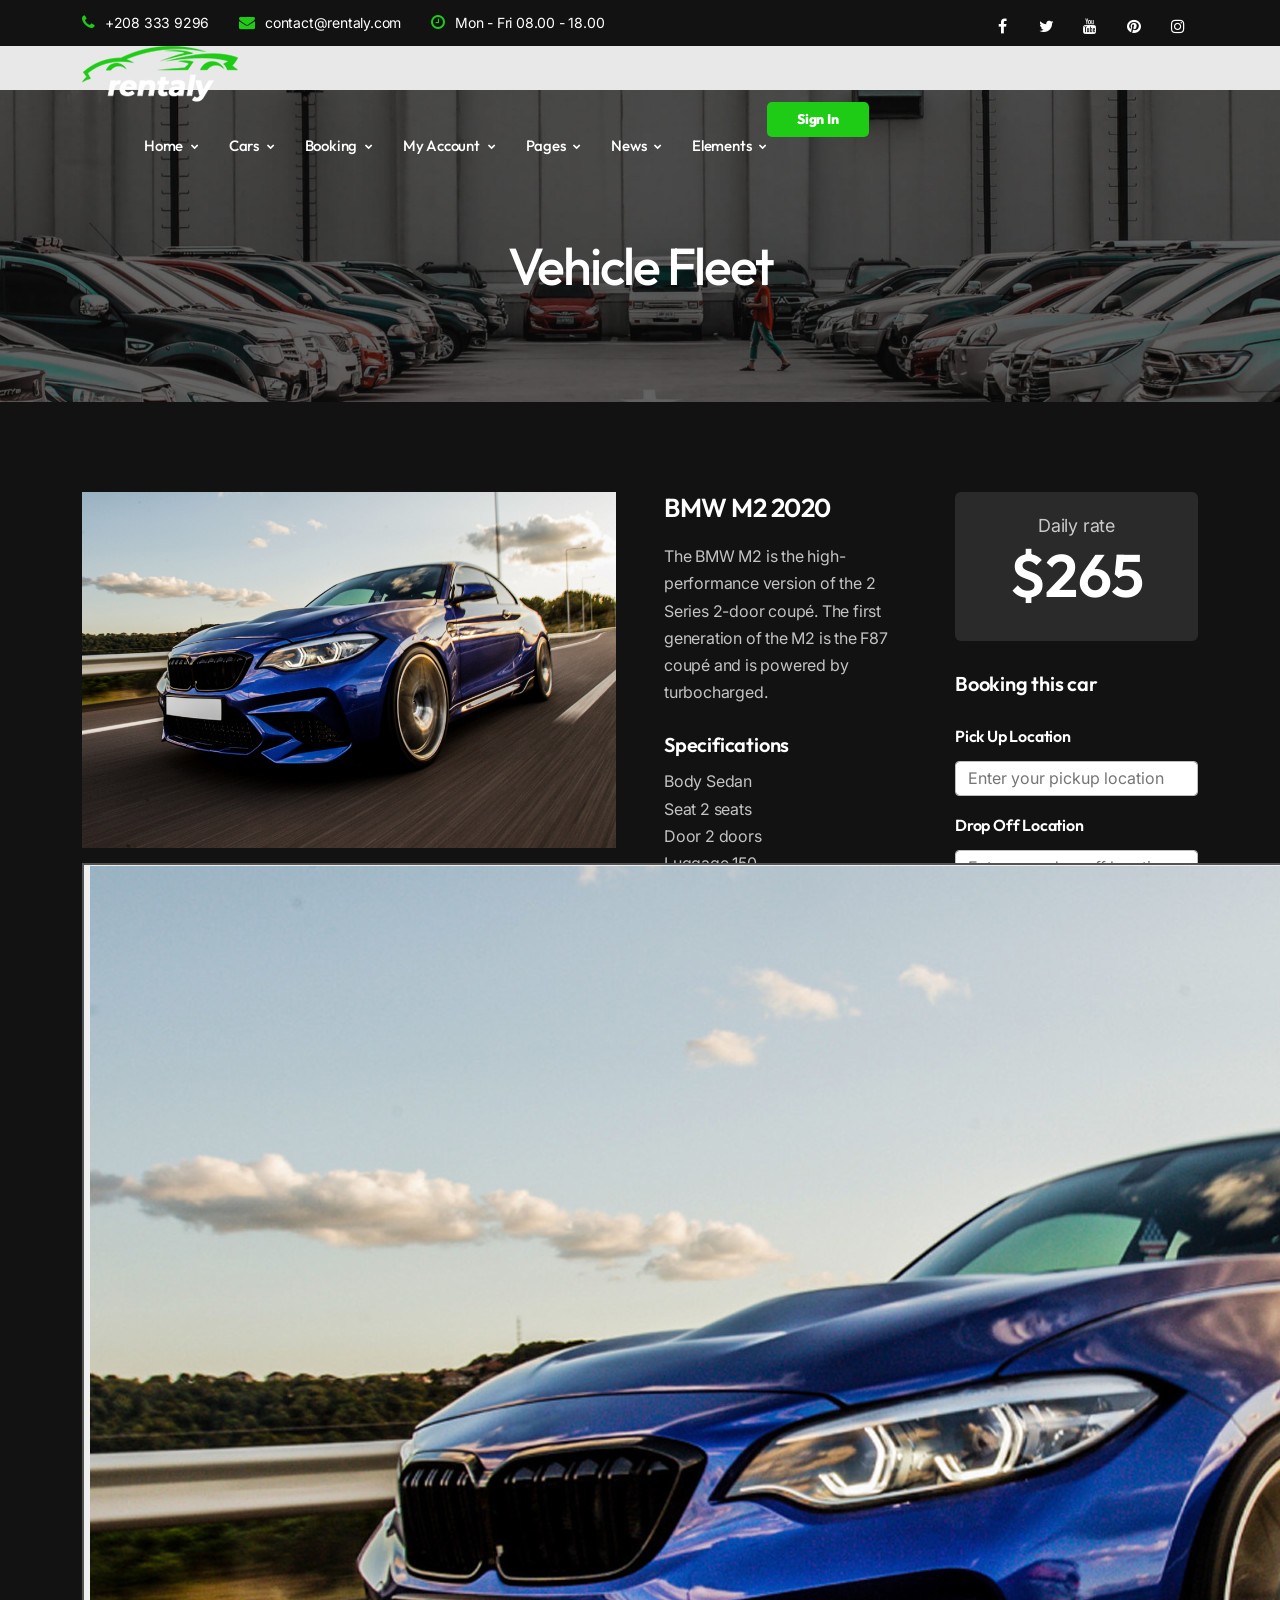
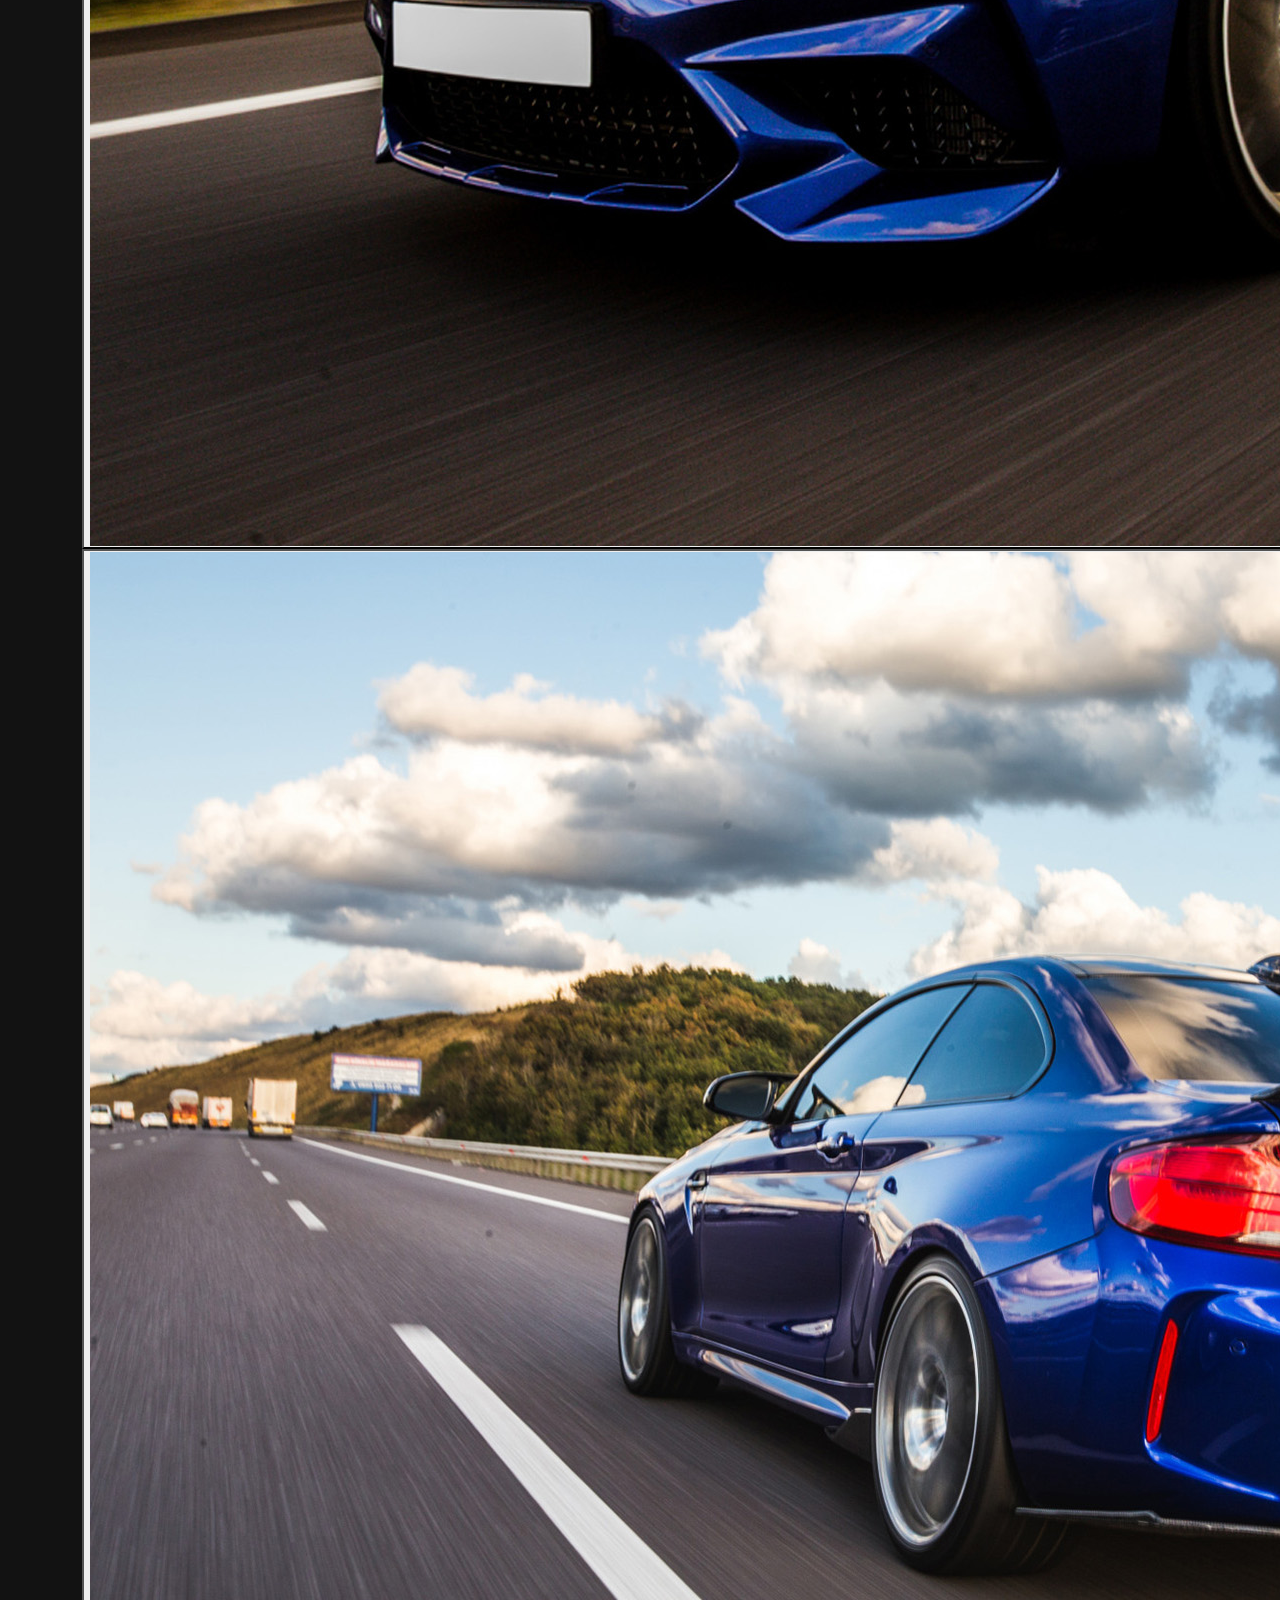
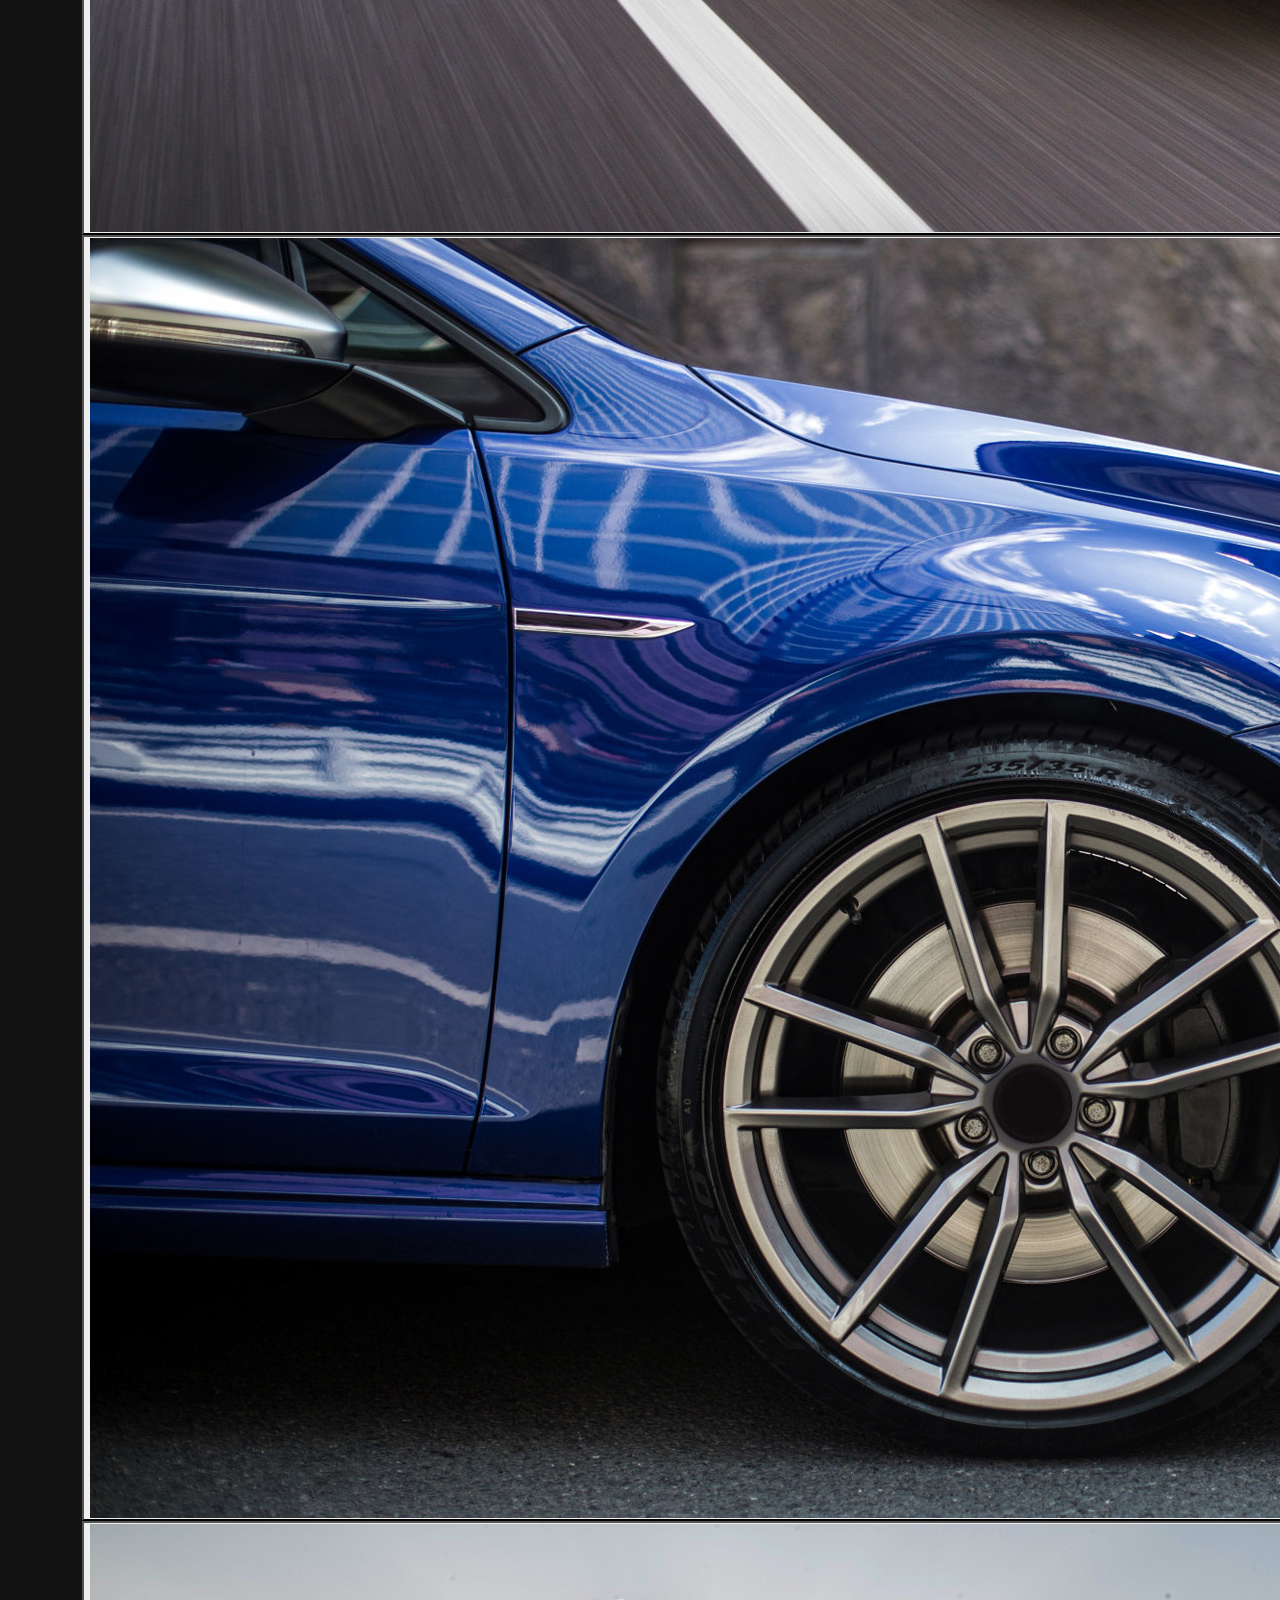
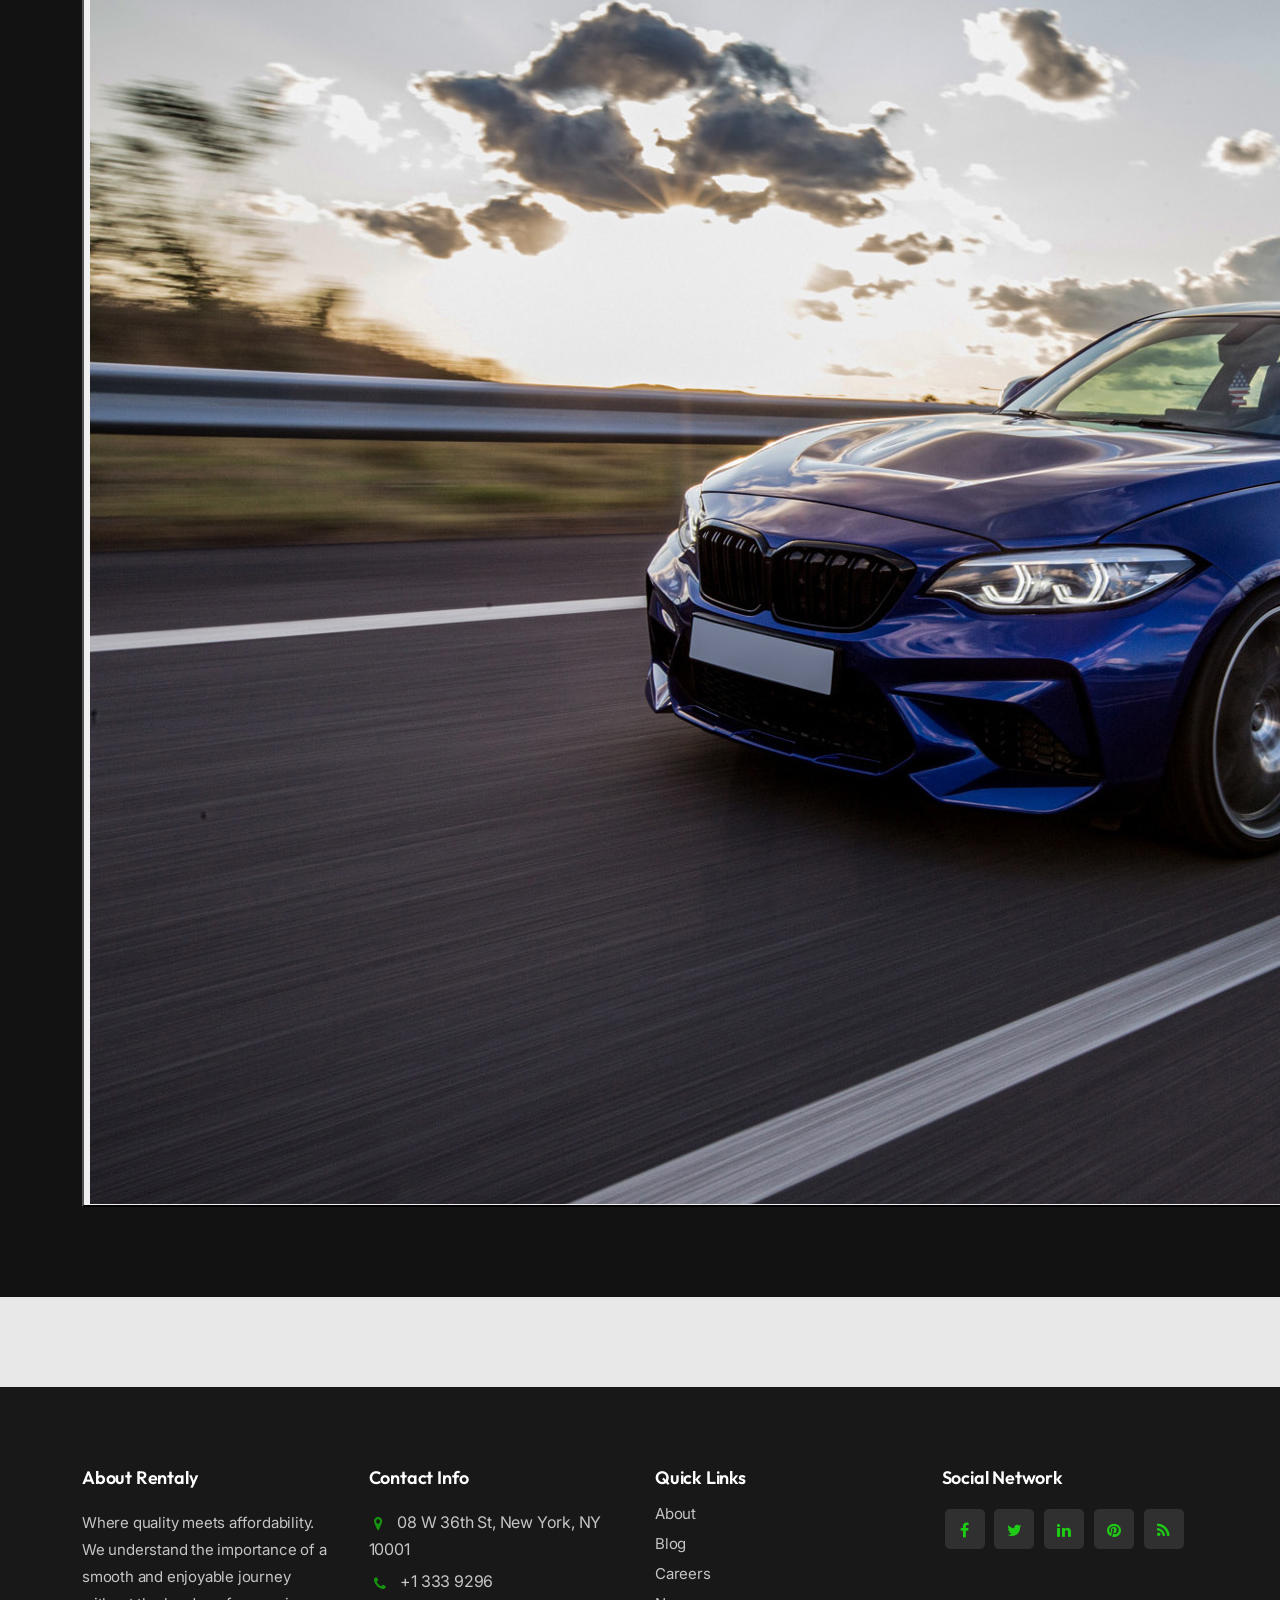
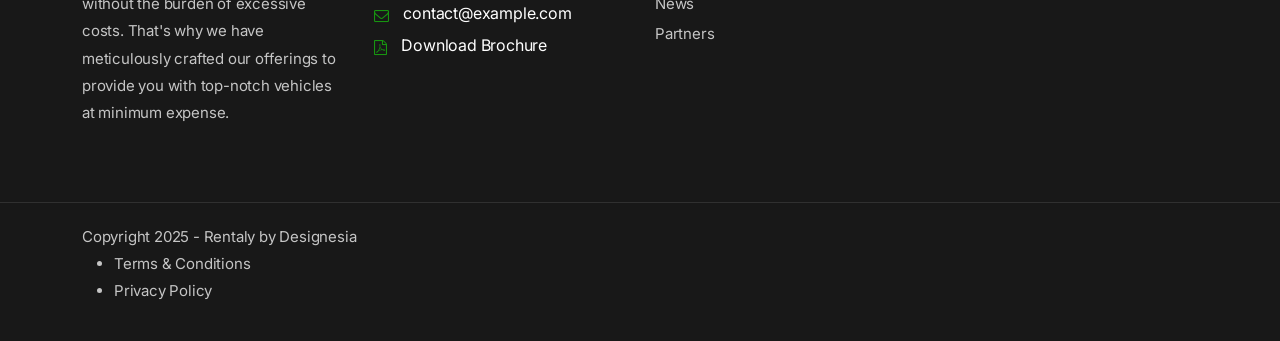
<file: Rentaly.WebUI/wwwroot/rentaly/02_dark-car-single.html>
<!DOCTYPE html>
<html lang="zxx">

<head>
    <title>Rentaly - Multipurpose Vehicle Car Rental Website Template</title>
    <link rel="icon" href="images/icon.png" type="image/gif" sizes="16x16">
    <meta content="text/html;charset=utf-8" http-equiv="Content-Type">
    <meta content="width=device-width, initial-scale=1.0" name="viewport">
    <meta content="Rentaly - Multipurpose Vehicle Car Rental Website Template" name="description">
    <meta content="" name="keywords">
    <meta content="" name="author">
    <!-- CSS Files
    ================================================== -->
    <link href="css/bootstrap.min.css" rel="stylesheet" type="text/css" id="bootstrap">
    <link href="css/mdb.min.css" rel="stylesheet" type="text/css" id="mdb">
    <link href="css/plugins.css" rel="stylesheet" type="text/css">
    <link href="css/style.css" rel="stylesheet" type="text/css">
    <link href="css/coloring.css" rel="stylesheet" type="text/css">
    <!-- color scheme -->
    <link id="colors" href="css/colors/scheme-01.css" rel="stylesheet" type="text/css">
</head>

<body class="dark-scheme">
    <div id="wrapper">
        
        <!-- page preloader begin -->
        <div id="de-preloader"></div>
        <!-- page preloader close -->

        <!-- header begin -->
        <header class="transparent has-topbar">
            <div id="topbar" class="topbar-dark text-light">
                <div class="container">
                    <div class="topbar-left xs-hide">
                        <div class="topbar-widget">
                            <div class="topbar-widget"><a href="#"><i class="fa fa-phone"></i>+208 333 9296</a></div>
                            <div class="topbar-widget"><a href="#"><i class="fa fa-envelope"></i>contact@rentaly.com</a></div>
                            <div class="topbar-widget"><a href="#"><i class="fa fa-clock-o"></i>Mon - Fri 08.00 - 18.00</a></div>
                        </div>
                    </div>
                
                    <div class="topbar-right">
                        <div class="social-icons">
                            <a href="#"><i class="fa fa-facebook fa-lg"></i></a>
                            <a href="#"><i class="fa fa-twitter fa-lg"></i></a>
                            <a href="#"><i class="fa fa-youtube fa-lg"></i></a>
                            <a href="#"><i class="fa fa-pinterest fa-lg"></i></a>
                            <a href="#"><i class="fa fa-instagram fa-lg"></i></a>
                        </div>
                    </div>  
                    <div class="clearfix"></div>
                </div>
            </div>
            <div class="container">
                <div class="row">
                    <div class="col-md-12">
                        <div class="de-flex sm-pt10">
                            <div class="de-flex-col">
                                <div class="de-flex-col">
                                    <!-- logo begin -->
                                    <div id="logo">
                                        <a href="index.html">
                                            <img class="logo-1" src="images/logo-light.png" alt="">
                                            <img class="logo-2" src="images/logo-light.png" alt="">
                                        </a>
                                    </div>
                                    <!-- logo close -->
                                </div>
                            </div>
                            <div class="de-flex-col header-col-mid">
                                <ul id="mainmenu">
                                    <li><a class="menu-item" href="index.html">Home</a>
                                        <ul>
                                            <li><a class="menu-item new" href="02_dark-index-1.html">Homepage 1 Dark</a></li>
                                            <li><a class="menu-item new" href="02_dark-index-2.html">Homepage 2 Dark</a></li>
                                            <li><a class="menu-item" href="index.html">Homepage Main</a></li>
                                            <li><a class="menu-item" href="index-2.html">Homepage 2</a></li>
                                            <li><a class="menu-item" href="index-3.html">Homepage 3</a></li>
                                            <li><a class="menu-item" href="index-4.html">Homepage 4</a></li>
                                            <li><a class="menu-item" href="index-5.html">Homepage 5</a></li>
                                            <li><a class="menu-item" href="index-6.html">Homepage 6</a></li>
                                        </ul>
                                    </li>
                                    <li><a class="menu-item" href="cars.html">Cars</a>
                                        <ul>
                                            <li><a class="menu-item" href="cars.html">Cars List 1</a></li>
                                            <li><a class="menu-item" href="02_dark-cars.html">Cars List 1 Dark</a></li>
                                            <li><a class="menu-item" href="cars-list.html">Cars List 2</a></li>
                                            <li><a class="menu-item" href="02_dark-cars-list.html">Cars List 2 Dark</a></li>
                                            <li><a class="menu-item" href="car-single.html">Cars Single</a></li>
                                            <li><a class="menu-item" href="02_dark-car-single.html">Cars Single Dark</a></li>
                                        </ul>
                                    </li>
                                    <li><a class="menu-item" href="quick-booking.html">Booking</a>
                                        <ul>
                                            <li><a class="menu-item new" href="quick-booking.html">Quick Booking</a></li>
                                            <li><a class="menu-item" href="booking.html">Booking</a></li>
                                        </ul>
                                    </li>
                                    <li><a class="menu-item" href="account-dashboard.html">My Account</a>
                                        <ul>
                                            <li><a class="menu-item" href="account-dashboard.html">Dashboard</a></li>
                                            <li><a class="menu-item" href="account-profile.html">My Profile</a></li>
                                            <li><a class="menu-item" href="account-booking.html">My Orders</a></li>
                                            <li><a class="menu-item" href="account-favorite.html">My Favorite Cars</a></li>
                                        </ul>
                                    </li>
                                    <li><a class="menu-item" href="#">Pages</a>
                                        <ul>
                                            <li><a class="menu-item" href="about.html">About Us</a></li>
                                            <li><a class="menu-item" href="contact.html">Contact</a></li>
                                            <li><a class="menu-item" href="login.html">Login</a></li>
                                            <li><a class="menu-item" href="register.html">Register</a></li>
                                            <li><a class="menu-item" href="404.html">Page 404</a></li>
                                        </ul>
                                    </li>
                                    <li><a class="menu-item" href="#">News</a>
                                        <ul>
                                            <li><a class="menu-item" href="news-standart-right-sidebar.html">News Standard</a>
                                                <ul>
                                                    <li><a class="menu-item" href="news-standart-right-sidebar.html">Right Sidebar</a></li>
                                                    <li><a class="menu-item" href="news-standart-left-sidebar.html">Left Sidebar</a></li>
                                                    <li><a class="menu-item" href="news-standart-no-sidebar.html">No Sidebar</a></li>
                                                </ul>
                                            </li>
                                            <li><a class="menu-item" href="news-grid-right-sidebar.html">News Grid</a>
                                                <ul>
                                                    <li><a class="menu-item" href="news-grid-right-sidebar.html">Right Sidebar</a></li>
                                                    <li><a class="menu-item" href="news-grid-left-sidebar.html">Left Sidebar</a></li>
                                                    <li><a class="menu-item" href="news-grid-no-sidebar.html">No Sidebar</a></li>
                                                </ul>
                                            </li>
                                        </ul>
                                    </li>
                                    <li><a class="menu-item" href="#">Elements</a>
                                        <ul>
                                            <li><a class="menu-item" href="preloader.html">Preloader</a></li>
                                            <li><a class="menu-item" href="icon-boxes.html">Icon Boxes</a></li>
                                            <li><a class="menu-item" href="badge.html">Badge</a></li>
                                            <li><a class="menu-item" href="counters.html">Counters</a></li>
                                            <li><a class="menu-item" href="gallery-popup.html">Gallery Popup</a></li>
                                            <li><a class="menu-item" href="icons-elegant.html">Icons Elegant</a></li>
                                            <li><a class="menu-item" href="icons-etline.html">Icons Etline</a></li>
                                            <li><a class="menu-item" href="icons-font-awesome.html">Icons Font Awesome</a></li>
                                            <li><a class="menu-item" href="map.html">Map</a></li>
                                            <li><a class="menu-item" href="modal.html">Modal</a></li>
                                            <li><a class="menu-item" href="popover.html">Popover</a></li>
                                            <li><a class="menu-item" href="tabs.html">Tabs</a></li>
                                            <li><a class="menu-item" href="tooltips.html">Tooltips</a></li>
                                        </ul>
                                    </li>
                                </ul>
                            </div>
                            <div class="de-flex-col">
                                <div class="menu_side_area">
                                    <a href="login.html" class="btn-main">Sign In</a>
                                    <span id="menu-btn"></span>
                                </div>
                            </div>
                        </div>
                    </div>
                </div>
            </div>
        </header>
            <!-- header close -->
        <!-- content begin -->
        <div class="no-bottom no-top zebra" id="content">
            <div id="top"></div>
            
            <!-- section begin -->
            <section id="subheader" class="jarallax text-light">
                <img src="images/background/2.jpg" class="jarallax-img" alt="">
                    <div class="center-y relative text-center">
                        <div class="container">
                            <div class="row">
                                <div class="col-md-12 text-center">
									<h1>Vehicle Fleet</h1>
                                </div>
                                <div class="clearfix"></div>
                            </div>
                        </div>
                    </div>
            </section>
            <!-- section close -->

            <section id="section-car-details">
                <div class="container">
                    <div class="row g-5">
                        <div class="col-lg-6">
                            <div id="slider-carousel" class="owl-carousel">
                                <div class="item">
                                    <img src="images/car-single/1.jpg" alt="">
                                </div>
                                <div class="item">
                                    <img src="images/car-single/2.jpg" alt="">
                                </div>
                                <div class="item">
                                    <img src="images/car-single/3.jpg" alt="">
                                </div>
                                <div class="item">
                                    <img src="images/car-single/4.jpg" alt="">
                                </div>
                            </div>
                        </div>

                        <div class="col-lg-3">
                            <h3>BMW M2 2020</h3>
                            <p>The BMW M2 is the high-performance version of the 2 Series 2-door coupé. The first generation of the M2 is the F87 coupé and is powered by turbocharged.</p>

                            <div class="spacer-10"></div>

                            <h4>Specifications</h4>
                            <div class="de-spec">
                                <div class="d-row">
                                    <span class="d-title">Body</span>
                                    <spam class="d-value">Sedan</spam>
                                </div>
                                <div class="d-row">
                                    <span class="d-title">Seat</span>
                                    <spam class="d-value">2 seats</spam>
                                </div>
                                <div class="d-row">
                                    <span class="d-title">Door</span>
                                    <spam class="d-value">2 doors</spam>
                                </div>
                                <div class="d-row">
                                    <span class="d-title">Luggage</span>
                                    <spam class="d-value">150</spam>
                                </div>
                                <div class="d-row">
                                    <span class="d-title">Fuel Type</span>
                                    <spam class="d-value">Hybird</spam>
                                </div>
                                <div class="d-row">
                                    <span class="d-title">Engine</span>
                                    <spam class="d-value">3000</spam>
                                </div>
                                <div class="d-row">
                                    <span class="d-title">Year</span>
                                    <spam class="d-value">2020</spam>
                                </div>
                                <div class="d-row">
                                    <span class="d-title">Mileage</span>
                                    <spam class="d-value">200</spam>
                                </div>
                                <div class="d-row">
                                    <span class="d-title">Transmission</span>
                                    <spam class="d-value">Automatic</spam>
                                </div>
                                <div class="d-row">
                                    <span class="d-title">Drive</span>
                                    <spam class="d-value">4WD</spam>
                                </div>
                                <div class="d-row">
                                    <span class="d-title">Fuel Economy</span>
                                    <spam class="d-value">18.5</spam>
                                </div>
                                <div class="d-row">
                                    <span class="d-title">Exterior Color</span>
                                    <spam class="d-value">Blue Metalic</spam>
                                </div>
                                <div class="d-row">
                                    <span class="d-title">Interior Color</span>
                                    <spam class="d-value">Black</spam>
                                </div>
                            </div>

                            <div class="spacer-single"></div>

                            <h4>Features</h4>
                            <ul class="ul-style-2">
                                <li>Bluetooth</li>
                                <li>Multimedia Player</li>
                                <li>Central Lock</li>
                                <li>Sunroof</li>
                            </ul>
                        </div>

                        <div class="col-lg-3">
                            <div class="de-price text-center">
                                Daily rate
                                <h3>$265</h3>
                            </div>
                            <div class="spacer-30"></div>
                            <div class="de-box text-light mb25">
                                <form name="contactForm" id='contact_form' method="post">
                                    <h4>Booking this car</h4>

                                    <div class="spacer-20"></div>

                                    <div class="row">
                                        <div class="col-lg-12 mb20">
                                            <h5>Pick Up Location</h5>
                                            <input type="text" name="PickupLocation" onfocus="geolocate()" placeholder="Enter your pickup location" id="autocomplete" autocomplete="off" class="form-control">

                                            <div class="jls-address-preview jls-address-preview--hidden">
                                                <div class="jls-address-preview__header">
                                                </div>
                                            </div>
                                        </div>

                                        <div class="col-lg-12 mb20">
                                            <h5>Drop Off Location</h5>
                                            <input type="text" name="DropoffLocation" onfocus="geolocate()" placeholder="Enter your dropoff location" id="autocomplete2" autocomplete="off" class="form-control">

                                            <div class="jls-address-preview jls-address-preview--hidden">
                                                <div class="jls-address-preview__header">
                                                </div>
                                            </div>
                                        </div>

                                        <div class="col-lg-12 mb20">
                                            <h5>Pick Up Date & Time</h5>
                                            <div class="date-time-field">
                                                <input type="text" id="date-picker" name="Pick Up Date" value="">
                                                <select name="Pick Up Time" id="pickup-time">
                                                    <option selected disabled value="Select time">Time</option>
                                                    <option value="00:00">00:00</option>
                                                    <option value="00:30">00:30</option>
                                                    <option value="01:00">01:00</option>
                                                    <option value="01:30">01:30</option>
                                                    <option value="02:00">02:00</option>
                                                    <option value="02:30">02:30</option>
                                                    <option value="03:00">03:00</option>
                                                    <option value="03:30">03:30</option>
                                                    <option value="04:00">04:00</option>
                                                    <option value="04:30">04:30</option>
                                                    <option value="05:00">05:00</option>
                                                    <option value="05:30">05:30</option>
                                                    <option value="06:00">06:00</option>
                                                    <option value="06:30">06:30</option>
                                                    <option value="07:00">07:00</option>
                                                    <option value="07:30">07:30</option>
                                                    <option value="08:00">08:00</option>
                                                    <option value="08:30">08:30</option>
                                                    <option value="09:00">09:00</option>
                                                    <option value="09:30">09:30</option>
                                                    <option value="10:00">10:00</option>
                                                    <option value="10:30">10:30</option>
                                                    <option value="11:00">11:00</option>
                                                    <option value="11:30">11:30</option>
                                                    <option value="12:00">12:00</option>
                                                    <option value="12:30">12:30</option>
                                                    <option value="13:00">13:00</option>
                                                    <option value="13:30">13:30</option>
                                                    <option value="14:00">14:00</option>
                                                    <option value="14:30">14:30</option>
                                                    <option value="15:00">15:00</option>
                                                    <option value="15:30">15:30</option>
                                                    <option value="16:00">16:00</option>
                                                    <option value="16:30">16:30</option>
                                                    <option value="17:00">17:00</option>
                                                    <option value="17:30">17:30</option>
                                                    <option value="18:00">18:00</option>
                                                    <option value="18:30">18:30</option>
                                                    <option value="19:00">19:00</option>
                                                    <option value="19:30">19:30</option>
                                                    <option value="20:00">20:00</option>
                                                    <option value="20:30">20:30</option>
                                                    <option value="21:00">21:00</option>
                                                    <option value="21:30">21:30</option>
                                                    <option value="22:00">22:00</option>
                                                    <option value="22:30">22:30</option>
                                                    <option value="23:00">23:00</option>
                                                    <option value="23:30">23:30</option>
                                                </select>
                                            </div>
                                        </div>

                                        <div class="col-lg-12 mb20">
                                            <h5>Return Date & Time</h5>
                                            <div class="date-time-field">
                                                <input type="text" id="date-picker-2" name="Collection Date" value="">
                                                <select name="Collection Time" id="collection-time">
                                                    <option selected disabled value="Select time">Time</option>
                                                    <option value="00:00">00:00</option>
                                                    <option value="00:30">00:30</option>
                                                    <option value="01:00">01:00</option>
                                                    <option value="01:30">01:30</option>
                                                    <option value="02:00">02:00</option>
                                                    <option value="02:30">02:30</option>
                                                    <option value="03:00">03:00</option>
                                                    <option value="03:30">03:30</option>
                                                    <option value="04:00">04:00</option>
                                                    <option value="04:30">04:30</option>
                                                    <option value="05:00">05:00</option>
                                                    <option value="05:30">05:30</option>
                                                    <option value="06:00">06:00</option>
                                                    <option value="06:30">06:30</option>
                                                    <option value="07:00">07:00</option>
                                                    <option value="07:30">07:30</option>
                                                    <option value="08:00">08:00</option>
                                                    <option value="08:30">08:30</option>
                                                    <option value="09:00">09:00</option>
                                                    <option value="09:30">09:30</option>
                                                    <option value="10:00">10:00</option>
                                                    <option value="10:30">10:30</option>
                                                    <option value="11:00">11:00</option>
                                                    <option value="11:30">11:30</option>
                                                    <option value="12:00">12:00</option>
                                                    <option value="12:30">12:30</option>
                                                    <option value="13:00">13:00</option>
                                                    <option value="13:30">13:30</option>
                                                    <option value="14:00">14:00</option>
                                                    <option value="14:30">14:30</option>
                                                    <option value="15:00">15:00</option>
                                                    <option value="15:30">15:30</option>
                                                    <option value="16:00">16:00</option>
                                                    <option value="16:30">16:30</option>
                                                    <option value="17:00">17:00</option>
                                                    <option value="17:30">17:30</option>
                                                    <option value="18:00">18:00</option>
                                                    <option value="18:30">18:30</option>
                                                    <option value="19:00">19:00</option>
                                                    <option value="19:30">19:30</option>
                                                    <option value="20:00">20:00</option>
                                                    <option value="20:30">20:30</option>
                                                    <option value="21:00">21:00</option>
                                                    <option value="21:30">21:30</option>
                                                    <option value="22:00">22:00</option>
                                                    <option value="22:30">22:30</option>
                                                    <option value="23:00">23:00</option>
                                                    <option value="23:30">23:30</option>
                                                </select>
                                            </div>
                                        </div>
                                    </div>

                                    <input type='submit' id='send_message' value='Book Now' class="btn-main btn-fullwidth">

                                    <div class="clearfix"></div>
                                    
                                </form>
                            </div>

                            <div class="de-box">
                                <h4>Share</h4>
                                <div class="de-color-icons">
                                    <span><i class="fa fa-twitter fa-lg"></i></span>
                                    <span><i class="fa fa-facebook fa-lg"></i></span>
                                    <span><i class="fa fa-reddit fa-lg"></i></span>
                                    <span><i class="fa fa-linkedin fa-lg"></i></span>
                                    <span><i class="fa fa-pinterest fa-lg"></i></span>
                                    <span><i class="fa fa-stumbleupon fa-lg"></i></span>
                                    <span><i class="fa fa-delicious fa-lg"></i></span>
                                    <span><i class="fa fa-envelope fa-lg"></i></span>
                                </div>
                            </div>
                        </div>                
                    </div>
                </div>
            </section>
			
			
        </div>
        <!-- content close -->

        <a href="#" id="back-to-top"></a>
        
        <!-- footer begin -->
        <footer class="text-light">
            <div class="container">
                <div class="row g-custom-x">
                    <div class="col-lg-3">
                        <div class="widget">
                            <h5>About Rentaly</h5>
                            <p>Where quality meets affordability. We understand the importance of a smooth and enjoyable journey without the burden of excessive costs. That's why we have meticulously crafted our offerings to provide you with top-notch vehicles at minimum expense.</p>
                        </div>
                    </div>
                    
                    <div class="col-lg-3">
                        <div class="widget">
                            <h5>Contact Info</h5>
                            <address class="s1">
                                <span><i class="id-color fa fa-map-marker fa-lg"></i>08 W 36th St, New York, NY 10001</span>
                                <span><i class="id-color fa fa-phone fa-lg"></i>+1 333 9296</span>
                                <span><i class="id-color fa fa-envelope-o fa-lg"></i><a href="mailto:contact@example.com">contact@example.com</a></span>
                                <span><i class="id-color fa fa-file-pdf-o fa-lg"></i><a href="#">Download Brochure</a></span>
                            </address>
                        </div>
                    </div>

                    <div class="col-lg-3">
                        <h5>Quick Links</h5>
                        <div class="row">
                            <div class="col-lg-12">
                                <div class="widget">
                                    <ul>
                                        <li><a href="#">About</a></li>
                                        <li><a href="#">Blog</a></li>
                                        <li><a href="#">Careers</a></li>
                                        <li><a href="#">News</a></li>
                                        <li><a href="#">Partners</a></li>
                                    </ul>
                                </div>
                            </div>
                        </div>
                    </div>

                    <div class="col-lg-3">
                        <div class="widget">
                            <h5>Social Network</h5>
                            <div class="social-icons">
                                <a href="#"><i class="fa fa-facebook fa-lg"></i></a>
                                <a href="#"><i class="fa fa-twitter fa-lg"></i></a>
                                <a href="#"><i class="fa fa-linkedin fa-lg"></i></a>
                                <a href="#"><i class="fa fa-pinterest fa-lg"></i></a>
                                <a href="#"><i class="fa fa-rss fa-lg"></i></a>
                            </div>
                        </div>    
                    </div>
                </div>
            </div>
            <div class="subfooter">
                <div class="container">
                    <div class="row">
                        <div class="col-md-12">
                            <div class="de-flex">
                                <div class="de-flex-col">
                                    <a href="index.html">
                                        Copyright 2025 - Rentaly by Designesia
                                    </a>
                                </div>
                                <ul class="menu-simple">
                                    <li><a href="#">Terms &amp; Conditions</a></li>
                                    <li><a href="#">Privacy Policy</a></li>
                                </ul>
                            </div>
                        </div>
                    </div>
                </div>
            </div>
        </footer>
        <!-- footer close -->
        
    </div>


    <!-- Javascript Files
    ================================================== -->
    <script src="js/plugins.js"></script>
    <script src="js/designesia.js"></script>

</body>

</html>
</file>
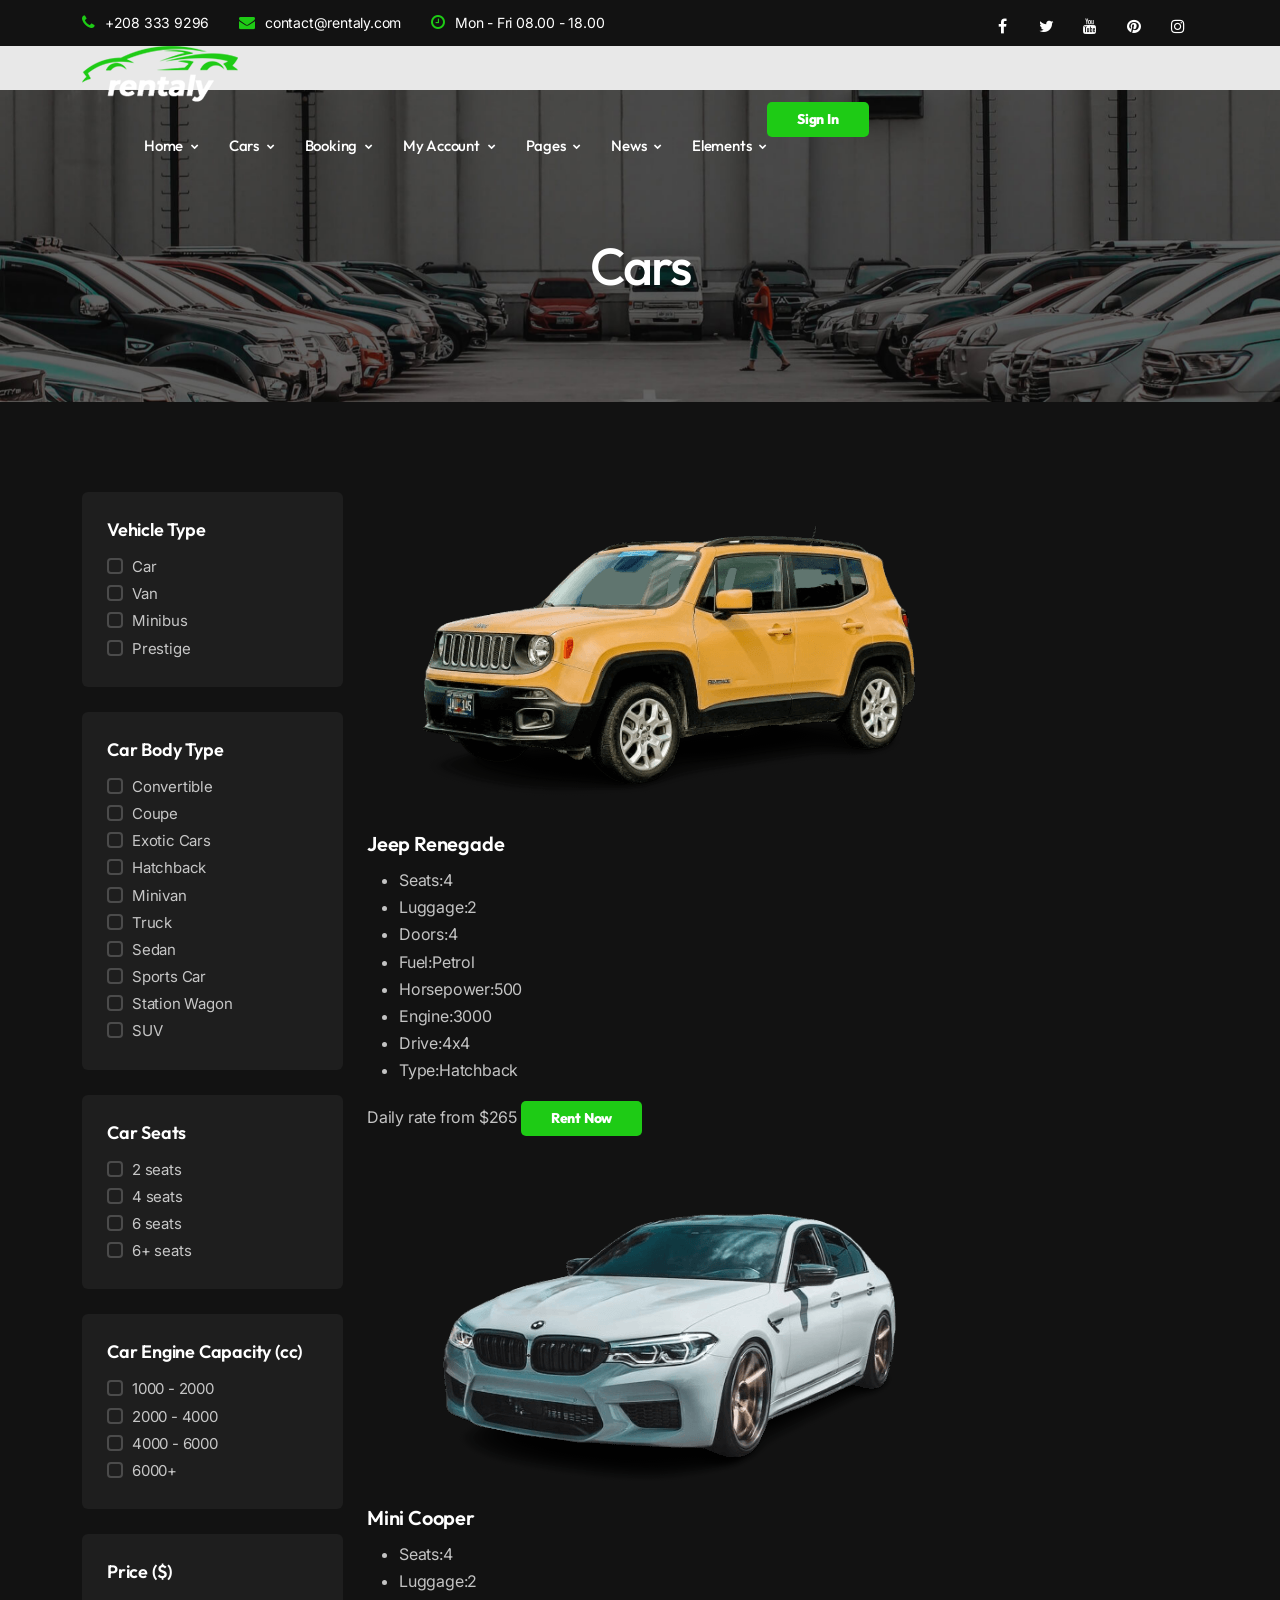
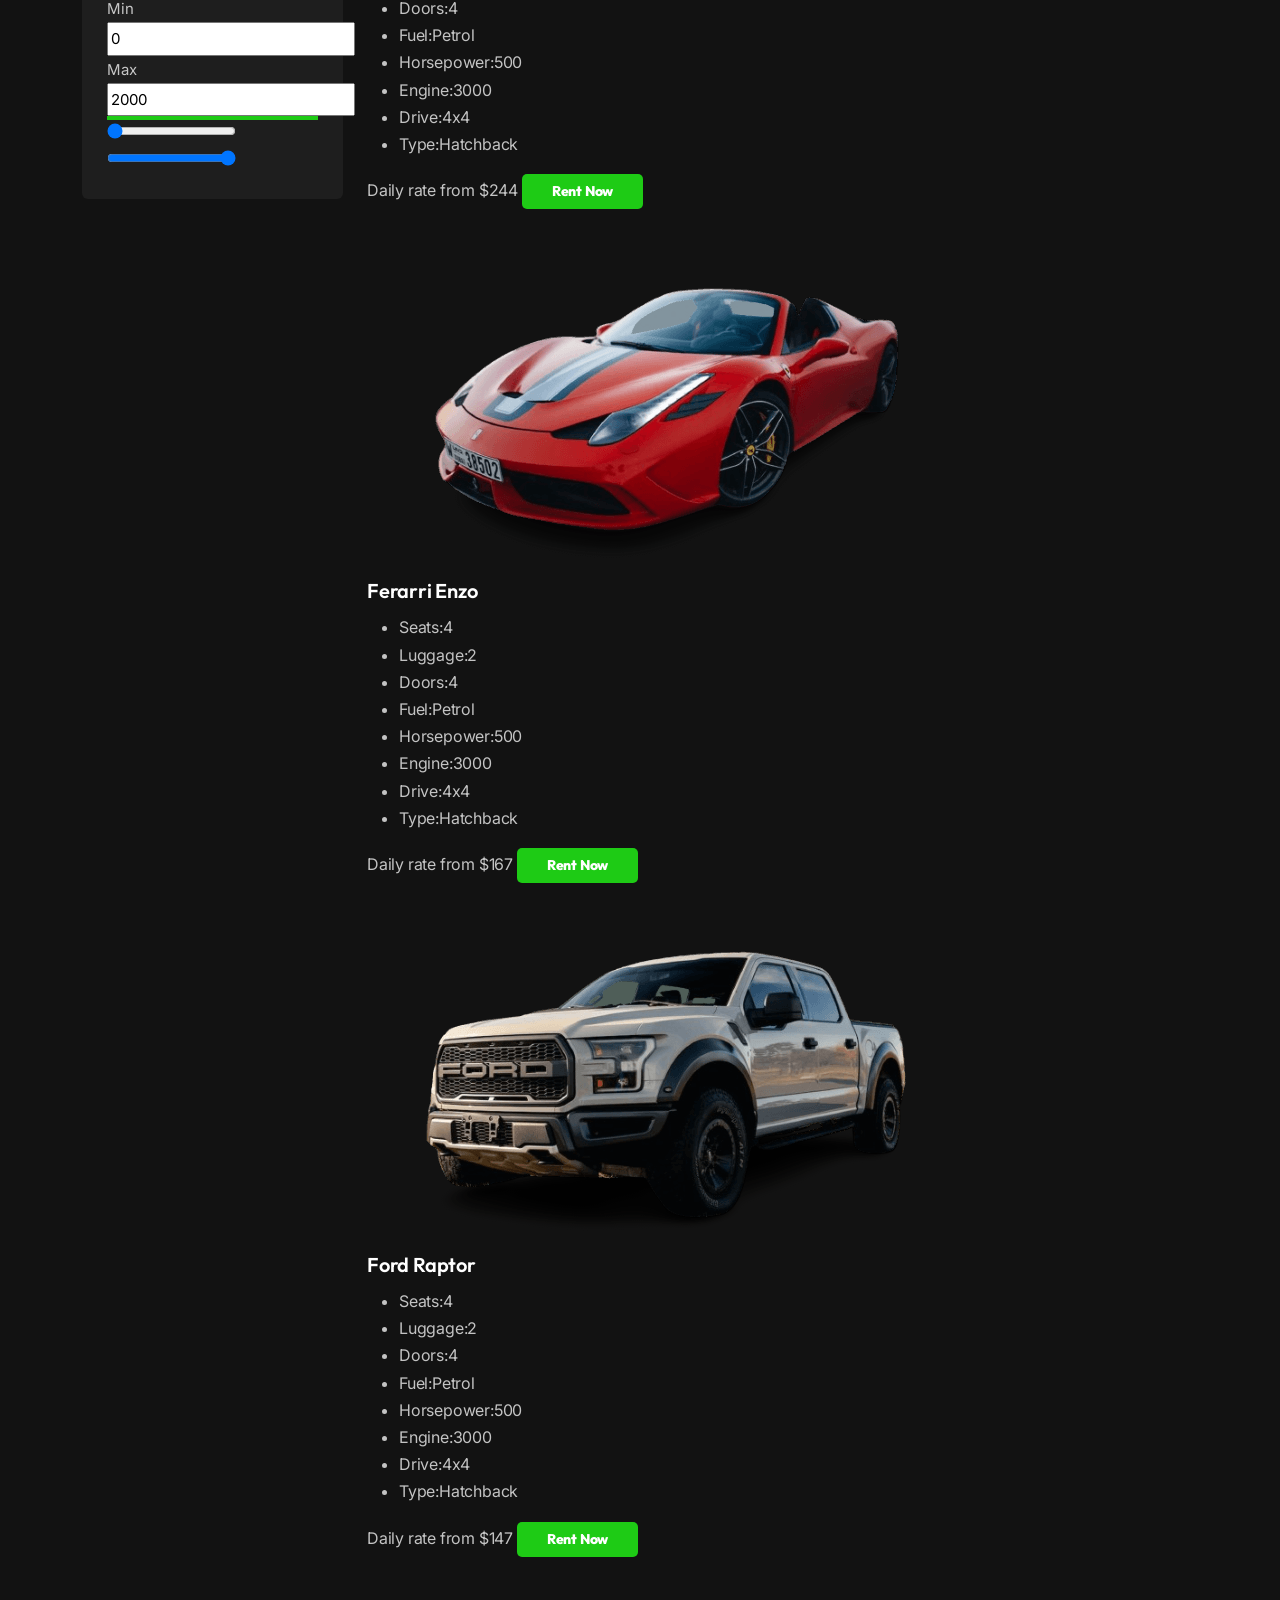
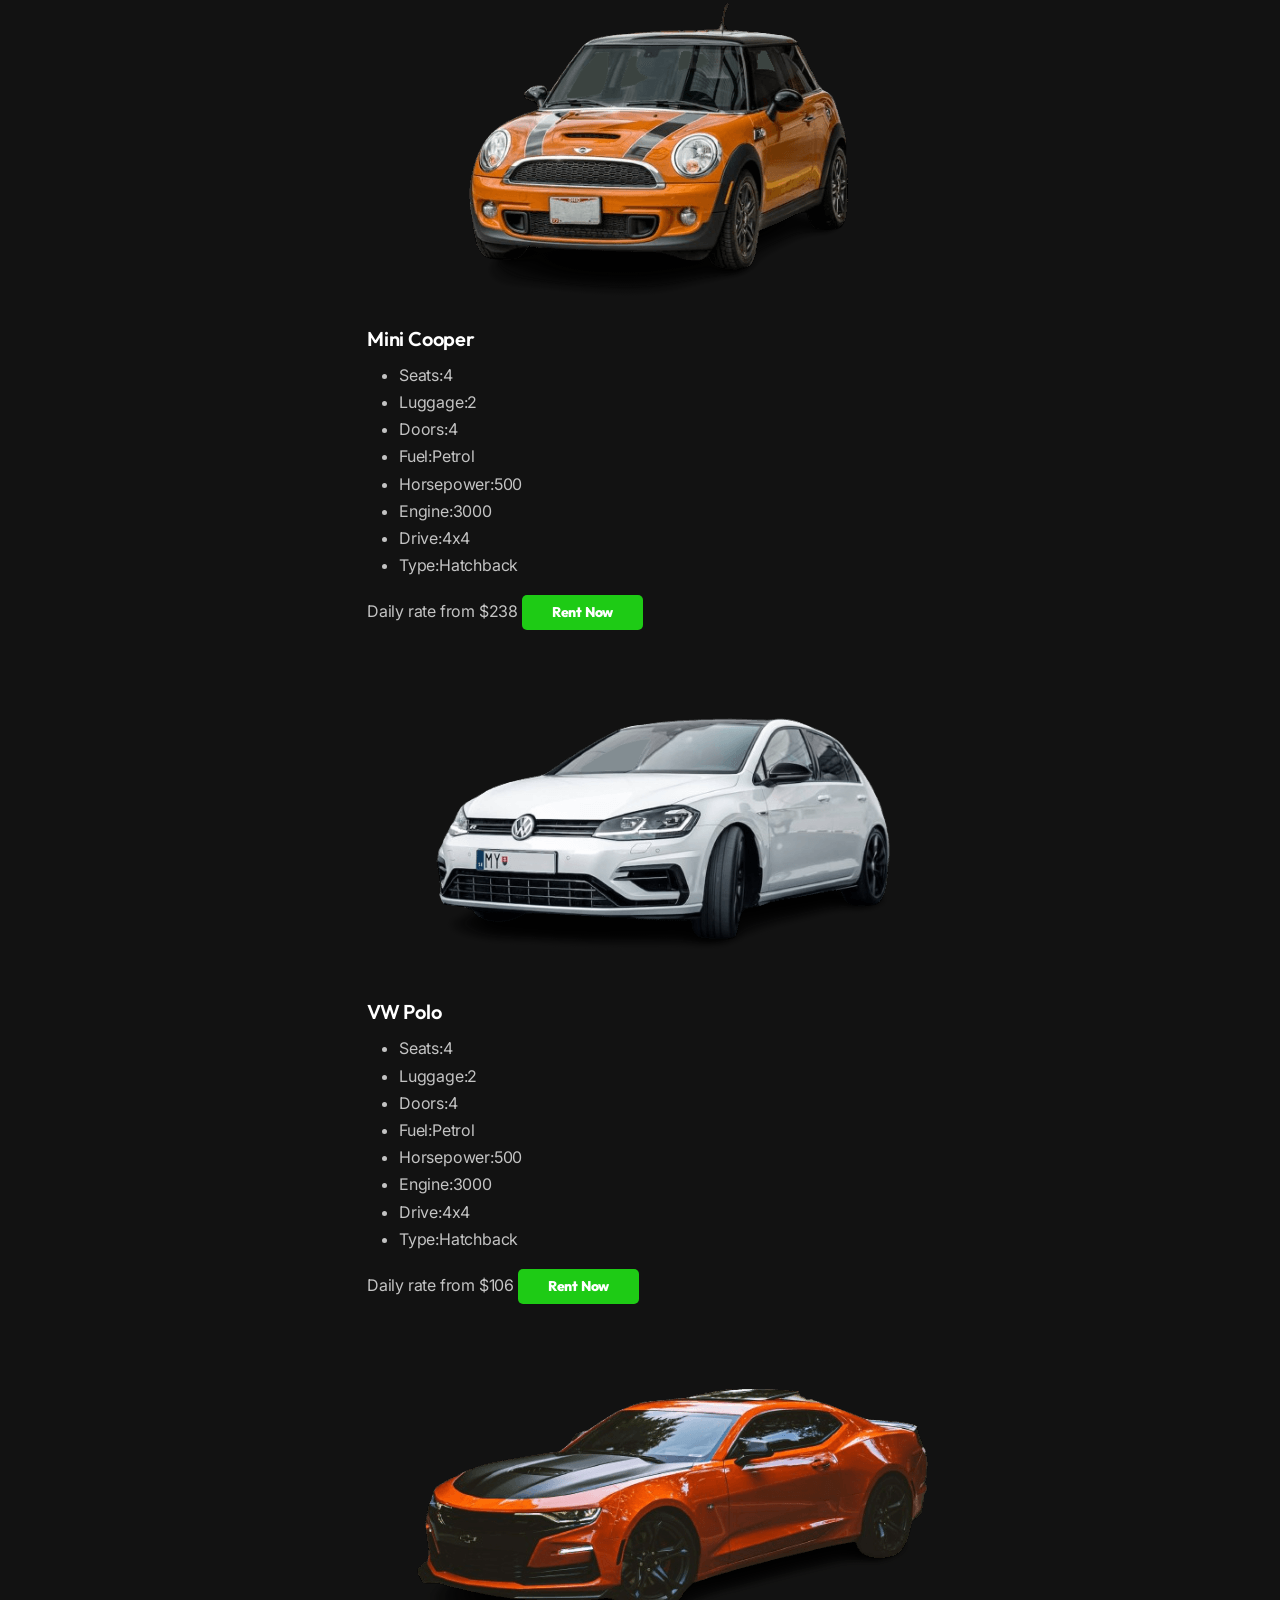
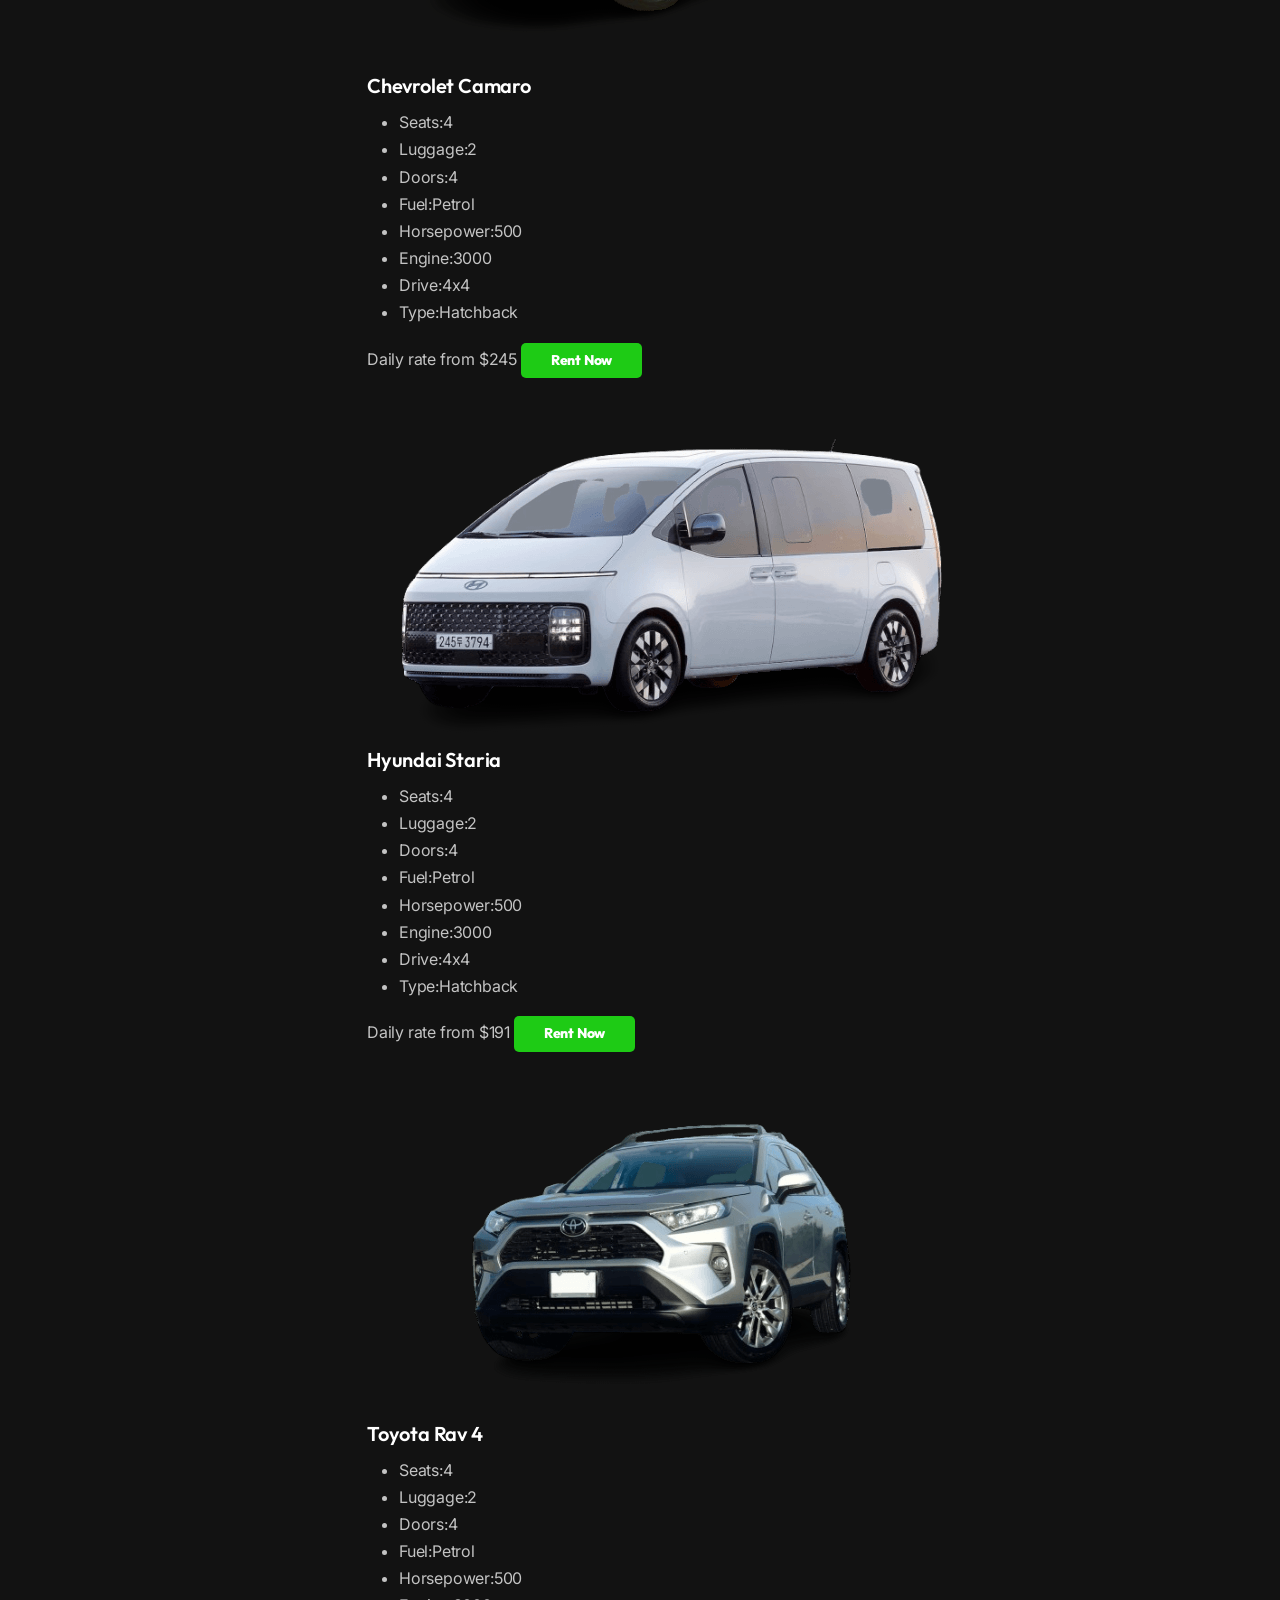
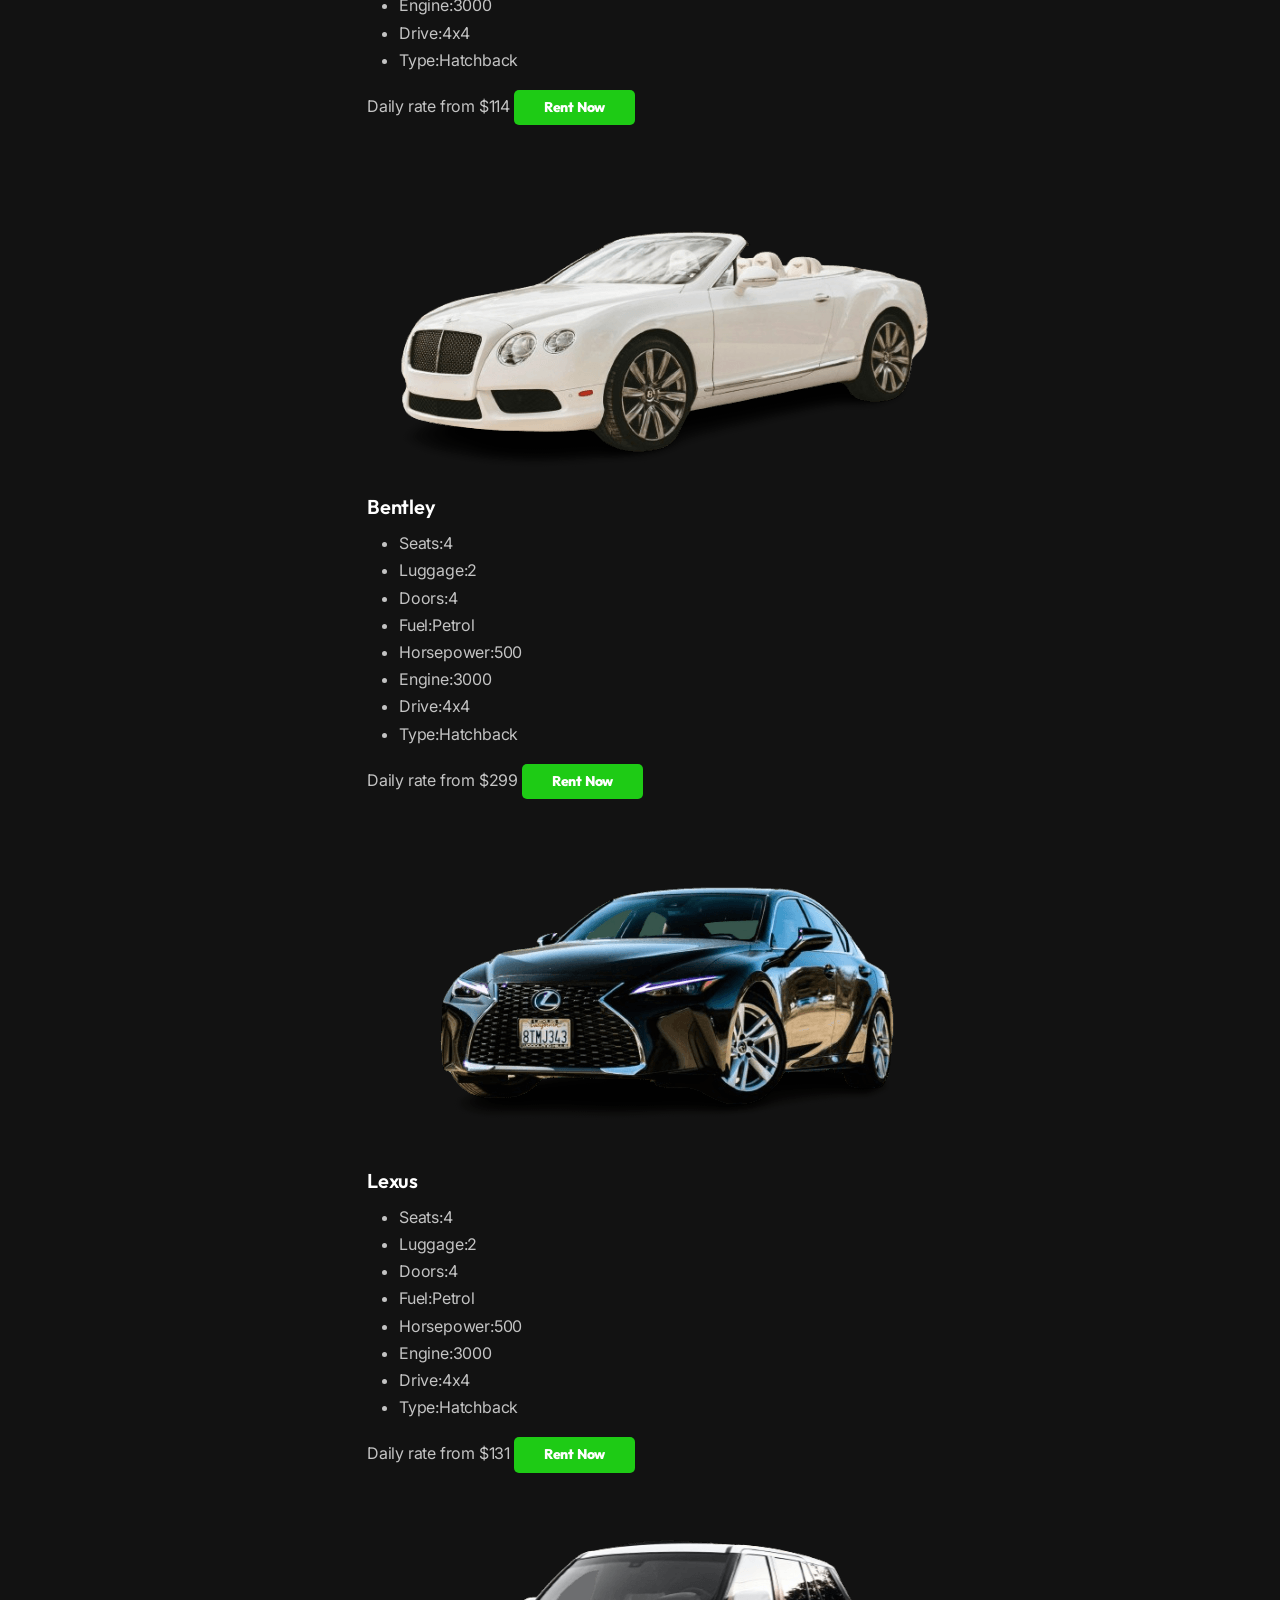
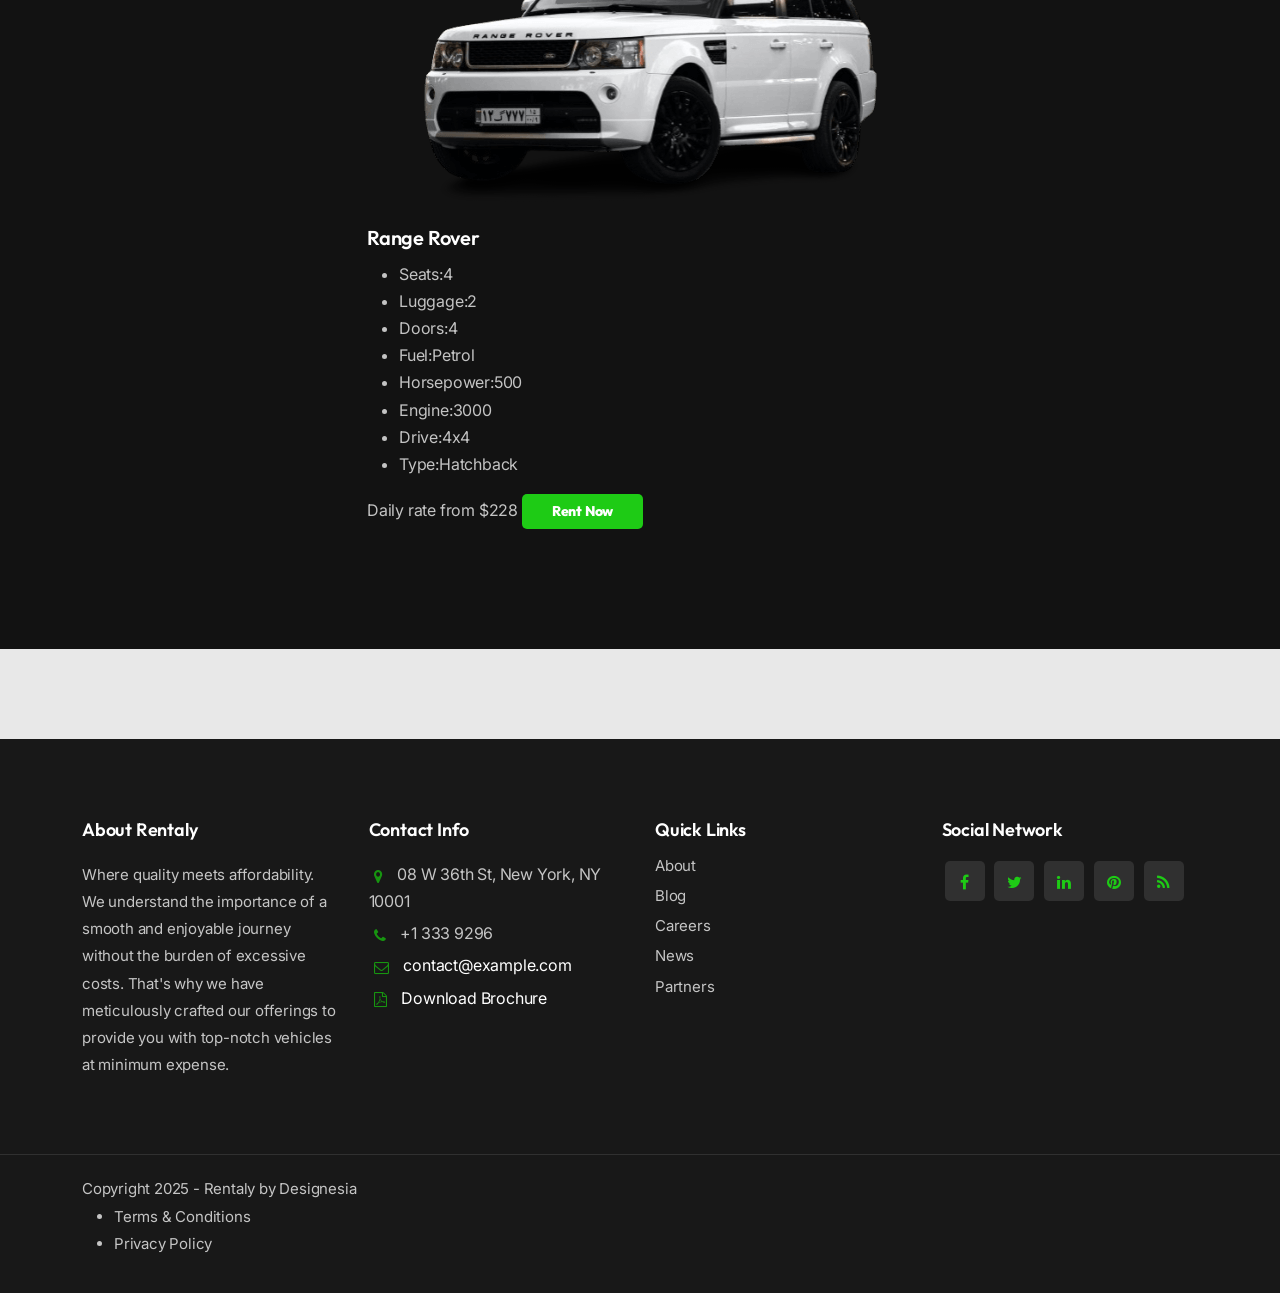
<file: Rentaly.WebUI/wwwroot/rentaly/02_dark-cars-list.html>
<!DOCTYPE html>
<html lang="zxx">

<head>
    <title>Rentaly - Multipurpose Vehicle Car Rental Website Template</title>
    <link rel="icon" href="images/icon.png" type="image/gif" sizes="16x16">
    <meta content="text/html;charset=utf-8" http-equiv="Content-Type">
    <meta content="width=device-width, initial-scale=1.0" name="viewport">
    <meta content="Rentaly - Multipurpose Vehicle Car Rental Website Template" name="description">
    <meta content="" name="keywords">
    <meta content="" name="author">
    <!-- CSS Files
    ================================================== -->
    <link href="css/bootstrap.min.css" rel="stylesheet" type="text/css" id="bootstrap">
    <link href="css/mdb.min.css" rel="stylesheet" type="text/css" id="mdb">
    <link href="css/plugins.css" rel="stylesheet" type="text/css">
    <link href="css/style.css" rel="stylesheet" type="text/css">
    <link href="css/coloring.css" rel="stylesheet" type="text/css">
    <!-- color scheme -->
    <link id="colors" href="css/colors/scheme-01.css" rel="stylesheet" type="text/css">
</head>

<body class="dark-scheme">
    <div id="wrapper">
        
        <!-- page preloader begin -->
        <div id="de-preloader"></div>
        <!-- page preloader close -->

        <!-- header begin -->
        <header class="transparent has-topbar">
            <div id="topbar" class="topbar-dark text-light">
                <div class="container">
                    <div class="topbar-left xs-hide">
                        <div class="topbar-widget">
                            <div class="topbar-widget"><a href="#"><i class="fa fa-phone"></i>+208 333 9296</a></div>
                            <div class="topbar-widget"><a href="#"><i class="fa fa-envelope"></i>contact@rentaly.com</a></div>
                            <div class="topbar-widget"><a href="#"><i class="fa fa-clock-o"></i>Mon - Fri 08.00 - 18.00</a></div>
                        </div>
                    </div>
                
                    <div class="topbar-right">
                        <div class="social-icons">
                            <a href="#"><i class="fa fa-facebook fa-lg"></i></a>
                            <a href="#"><i class="fa fa-twitter fa-lg"></i></a>
                            <a href="#"><i class="fa fa-youtube fa-lg"></i></a>
                            <a href="#"><i class="fa fa-pinterest fa-lg"></i></a>
                            <a href="#"><i class="fa fa-instagram fa-lg"></i></a>
                        </div>
                    </div>  
                    <div class="clearfix"></div>
                </div>
            </div>
            <div class="container">
                <div class="row">
                    <div class="col-md-12">
                        <div class="de-flex sm-pt10">
                            <div class="de-flex-col">
                                <div class="de-flex-col">
                                    <!-- logo begin -->
                                    <div id="logo">
                                        <a href="index.html">
                                            <img class="logo-1" src="images/logo-light.png" alt="">
                                            <img class="logo-2" src="images/logo-light.png" alt="">
                                        </a>
                                    </div>
                                    <!-- logo close -->
                                </div>
                            </div>
                            <div class="de-flex-col header-col-mid">
                                <ul id="mainmenu">
                                    <li><a class="menu-item" href="index.html">Home</a>
                                        <ul>
                                            <li><a class="menu-item new" href="02_dark-index-1.html">Homepage 1 Dark</a></li>
                                            <li><a class="menu-item new" href="02_dark-index-2.html">Homepage 2 Dark</a></li>
                                            <li><a class="menu-item" href="index.html">Homepage Main</a></li>
                                            <li><a class="menu-item" href="index-2.html">Homepage 2</a></li>
                                            <li><a class="menu-item" href="index-3.html">Homepage 3</a></li>
                                            <li><a class="menu-item" href="index-4.html">Homepage 4</a></li>
                                            <li><a class="menu-item" href="index-5.html">Homepage 5</a></li>
                                            <li><a class="menu-item" href="index-6.html">Homepage 6</a></li>
                                        </ul>
                                    </li>
                                    <li><a class="menu-item" href="cars.html">Cars</a>
                                        <ul>
                                            <li><a class="menu-item" href="cars.html">Cars List 1</a></li>
                                            <li><a class="menu-item" href="02_dark-cars.html">Cars List 1 Dark</a></li>
                                            <li><a class="menu-item" href="cars-list.html">Cars List 2</a></li>
                                            <li><a class="menu-item" href="02_dark-cars-list.html">Cars List 2 Dark</a></li>
                                            <li><a class="menu-item" href="car-single.html">Cars Single</a></li>
                                            <li><a class="menu-item" href="02_dark-car-single.html">Cars Single Dark</a></li>
                                        </ul>
                                    </li>
                                    <li><a class="menu-item" href="quick-booking.html">Booking</a>
                                        <ul>
                                            <li><a class="menu-item new" href="quick-booking.html">Quick Booking</a></li>
                                            <li><a class="menu-item" href="booking.html">Booking</a></li>
                                        </ul>
                                    </li>
                                    <li><a class="menu-item" href="account-dashboard.html">My Account</a>
                                        <ul>
                                            <li><a class="menu-item" href="account-dashboard.html">Dashboard</a></li>
                                            <li><a class="menu-item" href="account-profile.html">My Profile</a></li>
                                            <li><a class="menu-item" href="account-booking.html">My Orders</a></li>
                                            <li><a class="menu-item" href="account-favorite.html">My Favorite Cars</a></li>
                                        </ul>
                                    </li>
                                    <li><a class="menu-item" href="#">Pages</a>
                                        <ul>
                                            <li><a class="menu-item" href="about.html">About Us</a></li>
                                            <li><a class="menu-item" href="contact.html">Contact</a></li>
                                            <li><a class="menu-item" href="login.html">Login</a></li>
                                            <li><a class="menu-item" href="register.html">Register</a></li>
                                            <li><a class="menu-item" href="404.html">Page 404</a></li>
                                        </ul>
                                    </li>
                                    <li><a class="menu-item" href="#">News</a>
                                        <ul>
                                            <li><a class="menu-item" href="news-standart-right-sidebar.html">News Standard</a>
                                                <ul>
                                                    <li><a class="menu-item" href="news-standart-right-sidebar.html">Right Sidebar</a></li>
                                                    <li><a class="menu-item" href="news-standart-left-sidebar.html">Left Sidebar</a></li>
                                                    <li><a class="menu-item" href="news-standart-no-sidebar.html">No Sidebar</a></li>
                                                </ul>
                                            </li>
                                            <li><a class="menu-item" href="news-grid-right-sidebar.html">News Grid</a>
                                                <ul>
                                                    <li><a class="menu-item" href="news-grid-right-sidebar.html">Right Sidebar</a></li>
                                                    <li><a class="menu-item" href="news-grid-left-sidebar.html">Left Sidebar</a></li>
                                                    <li><a class="menu-item" href="news-grid-no-sidebar.html">No Sidebar</a></li>
                                                </ul>
                                            </li>
                                        </ul>
                                    </li>
                                    <li><a class="menu-item" href="#">Elements</a>
                                        <ul>
                                            <li><a class="menu-item" href="preloader.html">Preloader</a></li>
                                            <li><a class="menu-item" href="icon-boxes.html">Icon Boxes</a></li>
                                            <li><a class="menu-item" href="badge.html">Badge</a></li>
                                            <li><a class="menu-item" href="counters.html">Counters</a></li>
                                            <li><a class="menu-item" href="gallery-popup.html">Gallery Popup</a></li>
                                            <li><a class="menu-item" href="icons-elegant.html">Icons Elegant</a></li>
                                            <li><a class="menu-item" href="icons-etline.html">Icons Etline</a></li>
                                            <li><a class="menu-item" href="icons-font-awesome.html">Icons Font Awesome</a></li>
                                            <li><a class="menu-item" href="map.html">Map</a></li>
                                            <li><a class="menu-item" href="modal.html">Modal</a></li>
                                            <li><a class="menu-item" href="popover.html">Popover</a></li>
                                            <li><a class="menu-item" href="tabs.html">Tabs</a></li>
                                            <li><a class="menu-item" href="tooltips.html">Tooltips</a></li>
                                        </ul>
                                    </li>
                                </ul>
                            </div>
                            <div class="de-flex-col">
                                <div class="menu_side_area">
                                    <a href="login.html" class="btn-main">Sign In</a>
                                    <span id="menu-btn"></span>
                                </div>
                            </div>
                        </div>
                    </div>
                </div>
            </div>
        </header>
            <!-- header close -->
        <!-- content begin -->
        <div class="no-bottom no-top zebra" id="content">
            <div id="top"></div>
            
            <!-- section begin -->
            <section id="subheader" class="jarallax text-light">
                <img src="images/background/2.jpg" class="jarallax-img" alt="">
                    <div class="center-y relative text-center">
                        <div class="container">
                            <div class="row">
                                <div class="col-md-12 text-center">
									<h1>Cars</h1>
                                </div>
                                <div class="clearfix"></div>
                            </div>
                        </div>
                    </div>
            </section>
            <!-- section close -->

            <section id="section-cars">
                <div class="container">
                    <div class="row">
                        <div class="col-lg-3">
                            <div class="item_filter_group">
                                <h4>Vehicle Type</h4>
                                <div class="de_form">
                                    <div class="de_checkbox">
                                        <input id="vehicle_type_1" name="vehicle_type_1" type="checkbox" value="vehicle_type_1">
                                        <label for="vehicle_type_1">Car</label>
                                    </div>

                                    <div class="de_checkbox">
                                        <input id="vehicle_type_2" name="vehicle_type_2" type="checkbox" value="vehicle_type_2">
                                        <label for="vehicle_type_2">Van</label>
                                    </div>

                                    <div class="de_checkbox">
                                        <input id="vehicle_type_3" name="vehicle_type_3" type="checkbox" value="vehicle_type_3">
                                        <label for="vehicle_type_3">Minibus</label>
                                    </div>

                                    <div class="de_checkbox">
                                        <input id="vehicle_type_4" name="vehicle_type_4" type="checkbox" value="vehicle_type_4">
                                        <label for="vehicle_type_4">Prestige</label>
                                    </div>

                                </div>
                            </div>

                            <div class="item_filter_group">
                                <h4>Car Body Type</h4>
                                <div class="de_form">
                                    <div class="de_checkbox">
                                        <input id="car_body_type_1" name="car_body_type_1" type="checkbox" value="car_body_type_1">
                                        <label for="car_body_type_1">Convertible</label>
                                    </div>

                                    <div class="de_checkbox">
                                        <input id="car_body_type_2" name="car_body_type_2" type="checkbox" value="car_body_type_2">
                                        <label for="car_body_type_2">Coupe</label>
                                    </div>

                                    <div class="de_checkbox">
                                        <input id="car_body_type_3" name="car_body_type_3" type="checkbox" value="car_body_type_3">
                                        <label for="car_body_type_3">Exotic Cars</label>
                                    </div>

                                    <div class="de_checkbox">
                                        <input id="car_body_type_4" name="car_body_type_4" type="checkbox" value="car_body_type_4">
                                        <label for="car_body_type_4">Hatchback</label>
                                    </div>

                                    <div class="de_checkbox">
                                        <input id="car_body_type_5" name="car_body_type_5" type="checkbox" value="car_body_type_5">
                                        <label for="car_body_type_5">Minivan</label>
                                    </div>

                                    <div class="de_checkbox">
                                        <input id="car_body_type_6" name="car_body_type_6" type="checkbox" value="car_body_type_6">
                                        <label for="car_body_type_6">Truck</label>
                                    </div>

                                    <div class="de_checkbox">
                                        <input id="car_body_type_7" name="car_body_type_7" type="checkbox" value="car_body_type_7">
                                        <label for="car_body_type_7">Sedan</label>
                                    </div>

                                    <div class="de_checkbox">
                                        <input id="car_body_type_8" name="car_body_type_8" type="checkbox" value="car_body_type_8">
                                        <label for="car_body_type_8">Sports Car</label>
                                    </div>

                                    <div class="de_checkbox">
                                        <input id="car_body_type_9" name="car_body_type_9" type="checkbox" value="car_body_type_9">
                                        <label for="car_body_type_9">Station Wagon</label>
                                    </div>

                                    <div class="de_checkbox">
                                        <input id="car_body_type_10" name="car_body_type_10" type="checkbox" value="car_body_type_10">
                                        <label for="car_body_type_10">SUV</label>
                                    </div>

                                </div>
                            </div>

                            <div class="item_filter_group">
                                <h4>Car Seats</h4>
                                <div class="de_form">
                                    <div class="de_checkbox">
                                        <input id="car_seat_1" name="car_seat_1" type="checkbox" value="car_seat_1">
                                        <label for="car_seat_1">2 seats</label>
                                    </div>

                                    <div class="de_checkbox">
                                        <input id="car_seat_2" name="car_seat_2" type="checkbox" value="car_seat_2">
                                        <label for="car_seat_2">4 seats</label>
                                    </div>

                                    <div class="de_checkbox">
                                        <input id="car_seat_3" name="car_seat_3" type="checkbox" value="car_seat_3">
                                        <label for="car_seat_3">6 seats</label>
                                    </div>

                                    <div class="de_checkbox">
                                        <input id="car_seat_4" name="car_seat_4" type="checkbox" value="car_seat_4">
                                        <label for="car_seat_4">6+ seats</label>
                                    </div>

                                </div>
                            </div>

                            <div class="item_filter_group">
                                <h4>Car Engine Capacity (cc)</h4>
                                <div class="de_form">
                                    <div class="de_checkbox">
                                        <input id="car_engine_1" name="car_engine_1" type="checkbox" value="car_engine_1">
                                        <label for="car_engine_1">1000 - 2000</label>
                                    </div>

                                    <div class="de_checkbox">
                                        <input id="car_engine_2" name="car_engine_2" type="checkbox" value="car_engine_2">
                                        <label for="car_engine_2">2000 - 4000</label>
                                    </div>

                                    <div class="de_checkbox">
                                        <input id="car_engine_3" name="car_engine_3" type="checkbox" value="car_engine_3">
                                        <label for="car_engine_3">4000 - 6000</label>
                                    </div>

                                    <div class="de_checkbox">
                                        <input id="car_engine_4" name="car_engine_4" type="checkbox" value="car_engine_4">
                                        <label for="car_engine_4">6000+</label>
                                    </div>

                                </div>
                            </div>

                            <div class="item_filter_group">
                                <h4>Price ($)</h4>
                                  <div class="price-input">
                                    <div class="field">
                                      <span>Min</span>
                                      <input type="number" class="input-min" value="0">
                                    </div>
                                    <div class="field">
                                      <span>Max</span>
                                      <input type="number" class="input-max" value="2000">
                                    </div>
                                  </div>
                                  <div class="slider">
                                    <div class="progress"></div>
                                  </div>
                                  <div class="range-input">
                                    <input type="range" class="range-min" min="0" max="2000" value="0" step="1">
                                    <input type="range" class="range-max" min="0" max="2000" value="2000" step="1">
                                  </div>
                            </div>
                        </div>

                        <div class="col-lg-9">
                            <div class="row">

                                <div class="col-lg-12">
                                    <div class="de-item-list mb30">
                                        <div class="d-img">
                                            <img src="images/cars-alt/jeep-renegade.png" class="img-fluid" alt="">
                                        </div>
                                        <div class="d-info">
                                            <div class="d-text">
                                                <h4>Jeep Renegade</h4>
                                                <div class="d-atr-group">
                                                    <ul class="d-atr">
                                                        <li><span>Seats:</span>4</li>
                                                        <li><span>Luggage:</span>2</li>
                                                        <li><span>Doors:</span>4</li>
                                                        <li><span>Fuel:</span>Petrol</li>
                                                        <li><span>Horsepower:</span>500</li>
                                                        <li><span>Engine:</span>3000</li>
                                                        <li><span>Drive:</span>4x4</li>
                                                        <li><span>Type:</span>Hatchback</li>
                                                    </ul>
                                                </div>
                                            </div>
                                        </div>
                                        <div class="d-price">
                                            Daily rate from <span>$265</span>
                                            <a class="btn-main" href="02_dark-car-single.html">Rent Now</a>
                                        </div>
                                        <div class="clearfix"></div>
                                    </div>
                                </div>

                                <div class="col-lg-12">
                                    <div class="de-item-list mb30">
                                        <div class="d-img">
                                            <img src="images/cars-alt/bmw-m5.png" class="img-fluid" alt="">
                                        </div>
                                        <div class="d-info">
                                            <div class="d-text">
                                                <h4>Mini Cooper</h4>
                                                <div class="d-atr-group">
                                                    <ul class="d-atr">
                                                        <li><span>Seats:</span>4</li>
                                                        <li><span>Luggage:</span>2</li>
                                                        <li><span>Doors:</span>4</li>
                                                        <li><span>Fuel:</span>Petrol</li>
                                                        <li><span>Horsepower:</span>500</li>
                                                        <li><span>Engine:</span>3000</li>
                                                        <li><span>Drive:</span>4x4</li>
                                                        <li><span>Type:</span>Hatchback</li>
                                                    </ul>
                                                </div>
                                            </div>
                                        </div>
                                        <div class="d-price">
                                            Daily rate from <span>$244</span>
                                            <a class="btn-main" href="02_dark-car-single.html">Rent Now</a>
                                        </div>
                                        <div class="clearfix"></div>
                                    </div>
                                </div>

                                <div class="col-lg-12">
                                    <div class="de-item-list mb30">
                                        <div class="d-img">
                                            <img src="images/cars-alt/ferrari-enzo.png" class="img-fluid" alt="">
                                        </div>
                                        <div class="d-info">
                                            <div class="d-text">
                                                <h4>Ferarri Enzo</h4>
                                                <div class="d-atr-group">
                                                    <ul class="d-atr">
                                                        <li><span>Seats:</span>4</li>
                                                        <li><span>Luggage:</span>2</li>
                                                        <li><span>Doors:</span>4</li>
                                                        <li><span>Fuel:</span>Petrol</li>
                                                        <li><span>Horsepower:</span>500</li>
                                                        <li><span>Engine:</span>3000</li>
                                                        <li><span>Drive:</span>4x4</li>
                                                        <li><span>Type:</span>Hatchback</li>
                                                    </ul>
                                                </div>
                                            </div>
                                        </div>
                                        <div class="d-price">
                                            Daily rate from <span>$167</span>
                                            <a class="btn-main" href="02_dark-car-single.html">Rent Now</a>
                                        </div>
                                        <div class="clearfix"></div>
                                    </div>
                                </div>

                                <div class="col-lg-12">
                                    <div class="de-item-list mb30">
                                        <div class="d-img">
                                            <img src="images/cars-alt/ford-raptor.png" class="img-fluid" alt="">
                                        </div>
                                        <div class="d-info">
                                            <div class="d-text">
                                                <h4>Ford Raptor</h4>
                                                <div class="d-atr-group">
                                                    <ul class="d-atr">
                                                        <li><span>Seats:</span>4</li>
                                                        <li><span>Luggage:</span>2</li>
                                                        <li><span>Doors:</span>4</li>
                                                        <li><span>Fuel:</span>Petrol</li>
                                                        <li><span>Horsepower:</span>500</li>
                                                        <li><span>Engine:</span>3000</li>
                                                        <li><span>Drive:</span>4x4</li>
                                                        <li><span>Type:</span>Hatchback</li>
                                                    </ul>
                                                </div>
                                            </div>
                                        </div>
                                        <div class="d-price">
                                            Daily rate from <span>$147</span>
                                            <a class="btn-main" href="02_dark-car-single.html">Rent Now</a>
                                        </div>
                                        <div class="clearfix"></div>
                                    </div>
                                </div>

                                <div class="col-lg-12">
                                    <div class="de-item-list mb30">
                                        <div class="d-img">
                                            <img src="images/cars-alt/mini-cooper.png" class="img-fluid" alt="">
                                        </div>
                                        <div class="d-info">
                                            <div class="d-text">
                                                <h4>Mini Cooper</h4>
                                                <div class="d-atr-group">
                                                    <ul class="d-atr">
                                                        <li><span>Seats:</span>4</li>
                                                        <li><span>Luggage:</span>2</li>
                                                        <li><span>Doors:</span>4</li>
                                                        <li><span>Fuel:</span>Petrol</li>
                                                        <li><span>Horsepower:</span>500</li>
                                                        <li><span>Engine:</span>3000</li>
                                                        <li><span>Drive:</span>4x4</li>
                                                        <li><span>Type:</span>Hatchback</li>
                                                    </ul>
                                                </div>
                                            </div>
                                        </div>
                                        <div class="d-price">
                                            Daily rate from <span>$238</span>
                                            <a class="btn-main" href="02_dark-car-single.html">Rent Now</a>
                                        </div>
                                        <div class="clearfix"></div>
                                    </div>
                                </div>

                                <div class="col-lg-12">
                                    <div class="de-item-list mb30">
                                        <div class="d-img">
                                            <img src="images/cars-alt/vw-polo.png" class="img-fluid" alt="">
                                        </div>
                                        <div class="d-info">
                                            <div class="d-text">
                                                <h4>VW Polo</h4>
                                                <div class="d-atr-group">
                                                    <ul class="d-atr">
                                                        <li><span>Seats:</span>4</li>
                                                        <li><span>Luggage:</span>2</li>
                                                        <li><span>Doors:</span>4</li>
                                                        <li><span>Fuel:</span>Petrol</li>
                                                        <li><span>Horsepower:</span>500</li>
                                                        <li><span>Engine:</span>3000</li>
                                                        <li><span>Drive:</span>4x4</li>
                                                        <li><span>Type:</span>Hatchback</li>
                                                    </ul>
                                                </div>
                                            </div>
                                        </div>
                                        <div class="d-price">
                                            Daily rate from <span>$106</span>
                                            <a class="btn-main" href="02_dark-car-single.html">Rent Now</a>
                                        </div>
                                        <div class="clearfix"></div>
                                    </div>
                                </div>

                                <div class="col-lg-12">
                                    <div class="de-item-list mb30">
                                        <div class="d-img">
                                            <img src="images/cars-alt/chevrolet-camaro.png" class="img-fluid" alt="">
                                        </div>
                                        <div class="d-info">
                                            <div class="d-text">
                                                <h4>Chevrolet Camaro</h4>
                                                <div class="d-atr-group">
                                                    <ul class="d-atr">
                                                        <li><span>Seats:</span>4</li>
                                                        <li><span>Luggage:</span>2</li>
                                                        <li><span>Doors:</span>4</li>
                                                        <li><span>Fuel:</span>Petrol</li>
                                                        <li><span>Horsepower:</span>500</li>
                                                        <li><span>Engine:</span>3000</li>
                                                        <li><span>Drive:</span>4x4</li>
                                                        <li><span>Type:</span>Hatchback</li>
                                                    </ul>
                                                </div>
                                            </div>
                                        </div>
                                        <div class="d-price">
                                            Daily rate from <span>$245</span>
                                            <a class="btn-main" href="02_dark-car-single.html">Rent Now</a>
                                        </div>
                                        <div class="clearfix"></div>
                                    </div>
                                </div>

                                <div class="col-lg-12">
                                    <div class="de-item-list mb30">
                                        <div class="d-img">
                                            <img src="images/cars-alt/hyundai-staria.png" class="img-fluid" alt="">
                                        </div>
                                        <div class="d-info">
                                            <div class="d-text">
                                                <h4>Hyundai Staria</h4>
                                                <div class="d-atr-group">
                                                    <ul class="d-atr">
                                                        <li><span>Seats:</span>4</li>
                                                        <li><span>Luggage:</span>2</li>
                                                        <li><span>Doors:</span>4</li>
                                                        <li><span>Fuel:</span>Petrol</li>
                                                        <li><span>Horsepower:</span>500</li>
                                                        <li><span>Engine:</span>3000</li>
                                                        <li><span>Drive:</span>4x4</li>
                                                        <li><span>Type:</span>Hatchback</li>
                                                    </ul>
                                                </div>
                                            </div>
                                        </div>
                                        <div class="d-price">
                                            Daily rate from <span>$191</span>
                                            <a class="btn-main" href="02_dark-car-single.html">Rent Now</a>
                                        </div>
                                        <div class="clearfix"></div>
                                    </div>
                                </div>
                                

                                <div class="col-lg-12">
                                    <div class="de-item-list mb30">
                                        <div class="d-img">
                                            <img src="images/cars-alt/toyota-rav.png" class="img-fluid" alt="">
                                        </div>
                                        <div class="d-info">
                                            <div class="d-text">
                                                <h4>Toyota Rav 4</h4>
                                                <div class="d-atr-group">
                                                    <ul class="d-atr">
                                                        <li><span>Seats:</span>4</li>
                                                        <li><span>Luggage:</span>2</li>
                                                        <li><span>Doors:</span>4</li>
                                                        <li><span>Fuel:</span>Petrol</li>
                                                        <li><span>Horsepower:</span>500</li>
                                                        <li><span>Engine:</span>3000</li>
                                                        <li><span>Drive:</span>4x4</li>
                                                        <li><span>Type:</span>Hatchback</li>
                                                    </ul>
                                                </div>
                                            </div>
                                        </div>
                                        <div class="d-price">
                                            Daily rate from <span>$114</span>
                                            <a class="btn-main" href="02_dark-car-single.html">Rent Now</a>
                                        </div>
                                        <div class="clearfix"></div>
                                    </div>
                                </div>

                                <div class="col-lg-12">
                                    <div class="de-item-list mb30">
                                        <div class="d-img">
                                            <img src="images/cars-alt/bentley.png" class="img-fluid" alt="">
                                        </div>
                                        <div class="d-info">
                                            <div class="d-text">
                                                <h4>Bentley</h4>
                                                <div class="d-atr-group">
                                                    <ul class="d-atr">
                                                        <li><span>Seats:</span>4</li>
                                                        <li><span>Luggage:</span>2</li>
                                                        <li><span>Doors:</span>4</li>
                                                        <li><span>Fuel:</span>Petrol</li>
                                                        <li><span>Horsepower:</span>500</li>
                                                        <li><span>Engine:</span>3000</li>
                                                        <li><span>Drive:</span>4x4</li>
                                                        <li><span>Type:</span>Hatchback</li>
                                                    </ul>
                                                </div>
                                            </div>
                                        </div>
                                        <div class="d-price">
                                            Daily rate from <span>$299</span>
                                            <a class="btn-main" href="02_dark-car-single.html">Rent Now</a>
                                        </div>
                                        <div class="clearfix"></div>
                                    </div>
                                </div>

                                <div class="col-lg-12">
                                    <div class="de-item-list mb30">
                                        <div class="d-img">
                                            <img src="images/cars-alt/lexus.png" class="img-fluid" alt="">
                                        </div>
                                        <div class="d-info">
                                            <div class="d-text">
                                                <h4>Lexus</h4>
                                                <div class="d-atr-group">
                                                    <ul class="d-atr">
                                                        <li><span>Seats:</span>4</li>
                                                        <li><span>Luggage:</span>2</li>
                                                        <li><span>Doors:</span>4</li>
                                                        <li><span>Fuel:</span>Petrol</li>
                                                        <li><span>Horsepower:</span>500</li>
                                                        <li><span>Engine:</span>3000</li>
                                                        <li><span>Drive:</span>4x4</li>
                                                        <li><span>Type:</span>Hatchback</li>
                                                    </ul>
                                                </div>
                                            </div>
                                        </div>
                                        <div class="d-price">
                                            Daily rate from <span>$131</span>
                                            <a class="btn-main" href="02_dark-car-single.html">Rent Now</a>
                                        </div>
                                        <div class="clearfix"></div>
                                    </div>
                                </div>

                                <div class="col-lg-12">
                                    <div class="de-item-list mb30">
                                        <div class="d-img">
                                            <img src="images/cars-alt/range-rover.png" class="img-fluid" alt="">
                                        </div>
                                        <div class="d-info">
                                            <div class="d-text">
                                                <h4>Range Rover</h4>
                                                <div class="d-atr-group">
                                                    <ul class="d-atr">
                                                        <li><span>Seats:</span>4</li>
                                                        <li><span>Luggage:</span>2</li>
                                                        <li><span>Doors:</span>4</li>
                                                        <li><span>Fuel:</span>Petrol</li>
                                                        <li><span>Horsepower:</span>500</li>
                                                        <li><span>Engine:</span>3000</li>
                                                        <li><span>Drive:</span>4x4</li>
                                                        <li><span>Type:</span>Hatchback</li>
                                                    </ul>
                                                </div>
                                            </div>
                                        </div>
                                        <div class="d-price">
                                            Daily rate from <span>$228</span>
                                            <a class="btn-main" href="02_dark-car-single.html">Rent Now</a>
                                        </div>
                                        <div class="clearfix"></div>
                                    </div>
                                </div>

                                

                            </div>
                        </div>
                    </div>
                </div>
            </section>
			
			
        </div>
        <!-- content close -->

        <a href="#" id="back-to-top"></a>
        
        <!-- footer begin -->
        <footer class="text-light">
            <div class="container">
                <div class="row g-custom-x">
                    <div class="col-lg-3">
                        <div class="widget">
                            <h5>About Rentaly</h5>
                            <p>Where quality meets affordability. We understand the importance of a smooth and enjoyable journey without the burden of excessive costs. That's why we have meticulously crafted our offerings to provide you with top-notch vehicles at minimum expense.</p>
                        </div>
                    </div>
                    
                    <div class="col-lg-3">
                        <div class="widget">
                            <h5>Contact Info</h5>
                            <address class="s1">
                                <span><i class="id-color fa fa-map-marker fa-lg"></i>08 W 36th St, New York, NY 10001</span>
                                <span><i class="id-color fa fa-phone fa-lg"></i>+1 333 9296</span>
                                <span><i class="id-color fa fa-envelope-o fa-lg"></i><a href="mailto:contact@example.com">contact@example.com</a></span>
                                <span><i class="id-color fa fa-file-pdf-o fa-lg"></i><a href="#">Download Brochure</a></span>
                            </address>
                        </div>
                    </div>

                    <div class="col-lg-3">
                        <h5>Quick Links</h5>
                        <div class="row">
                            <div class="col-lg-6">
                                <div class="widget">
                                    <ul>
                                        <li><a href="#">About</a></li>
                                        <li><a href="#">Blog</a></li>
                                        <li><a href="#">Careers</a></li>
                                        <li><a href="#">News</a></li>
                                        <li><a href="#">Partners</a></li>
                                    </ul>
                                </div>
                            </div>
                        </div>
                    </div>

                    <div class="col-lg-3">
                        <div class="widget">
                            <h5>Social Network</h5>
                            <div class="social-icons">
                                <a href="#"><i class="fa fa-facebook fa-lg"></i></a>
                                <a href="#"><i class="fa fa-twitter fa-lg"></i></a>
                                <a href="#"><i class="fa fa-linkedin fa-lg"></i></a>
                                <a href="#"><i class="fa fa-pinterest fa-lg"></i></a>
                                <a href="#"><i class="fa fa-rss fa-lg"></i></a>
                            </div>
                        </div>    
                    </div>
                </div>
            </div>
            <div class="subfooter">
                <div class="container">
                    <div class="row">
                        <div class="col-md-12">
                            <div class="de-flex">
                                <div class="de-flex-col">
                                    <a href="index.html">
                                        Copyright 2025 - Rentaly by Designesia
                                    </a>
                                </div>
                                <ul class="menu-simple">
                                    <li><a href="#">Terms &amp; Conditions</a></li>
                                    <li><a href="#">Privacy Policy</a></li>
                                </ul>
                            </div>
                        </div>
                    </div>
                </div>
            </div>
        </footer>
        <!-- footer close -->
        
    </div>


    <!-- Javascript Files
    ================================================== -->
    <script src="js/plugins.js"></script>
    <script src="js/designesia.js"></script>

</body>

</html>
</file>
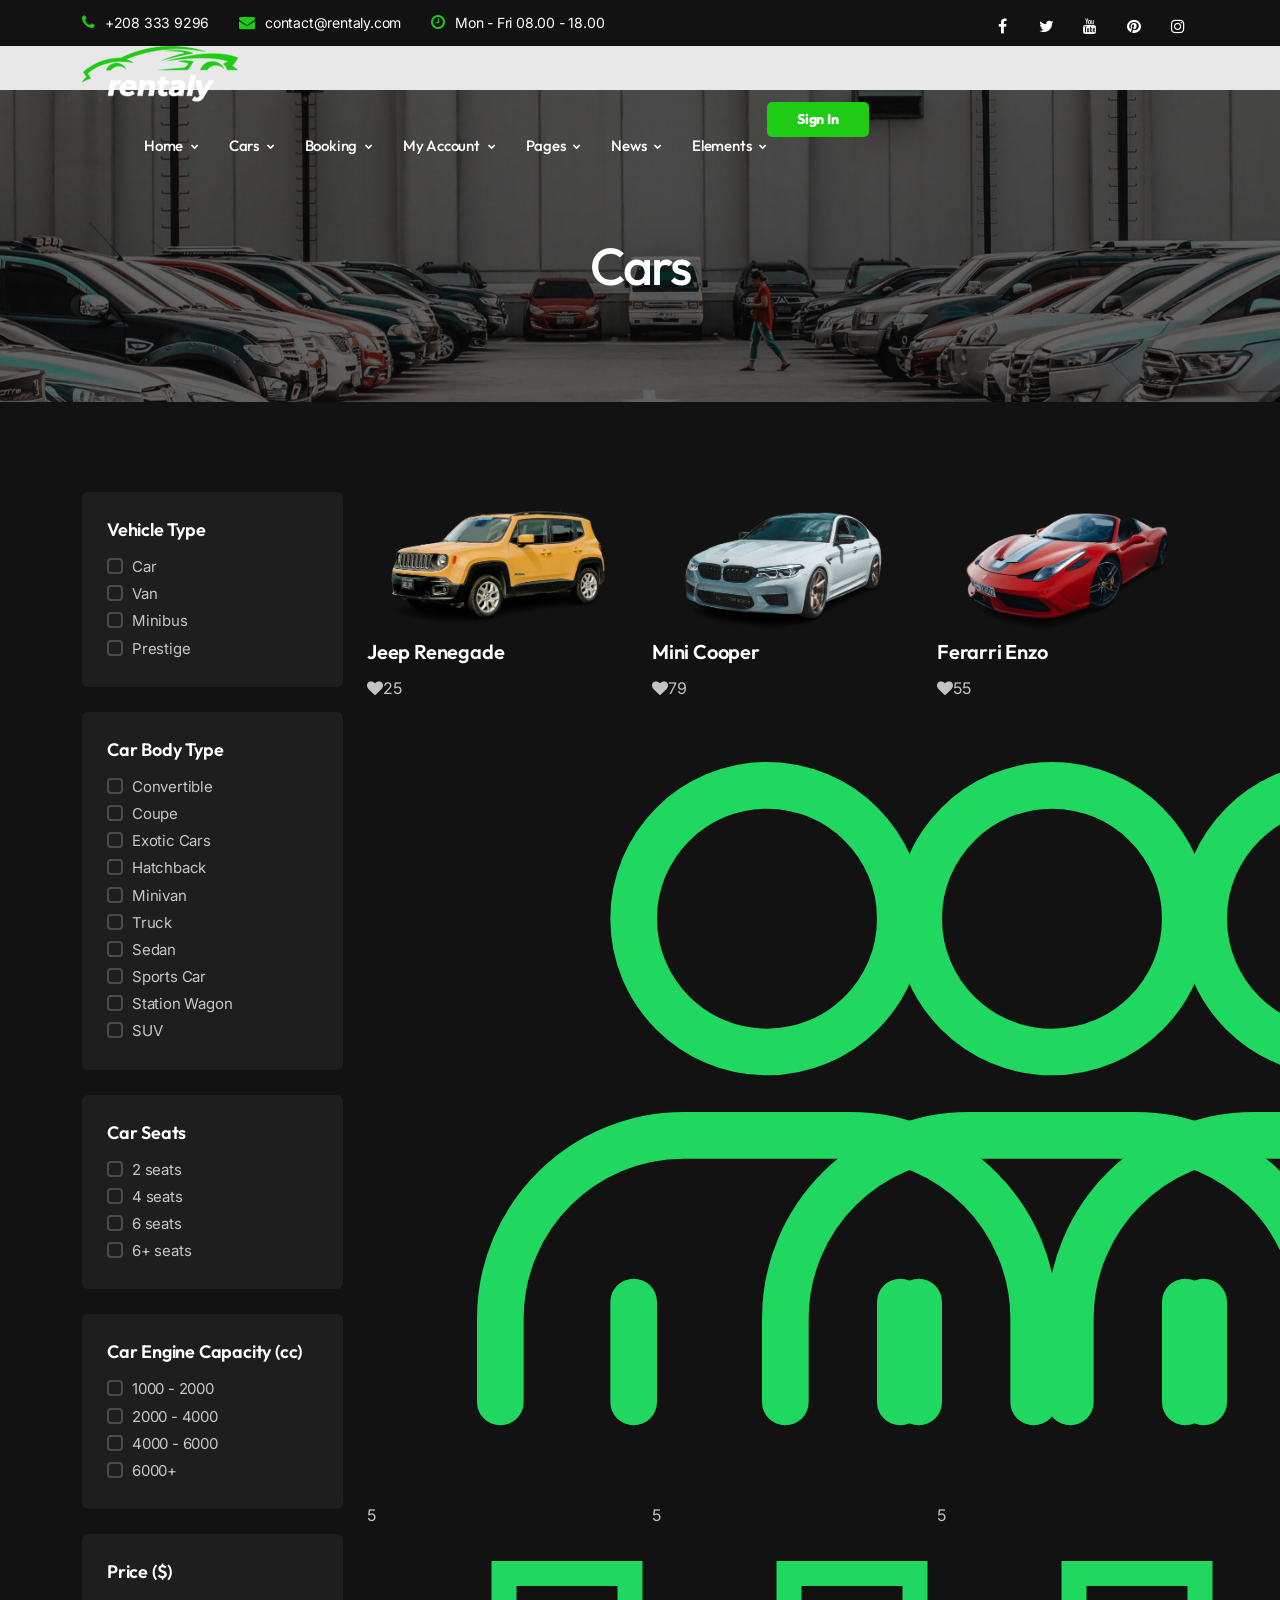
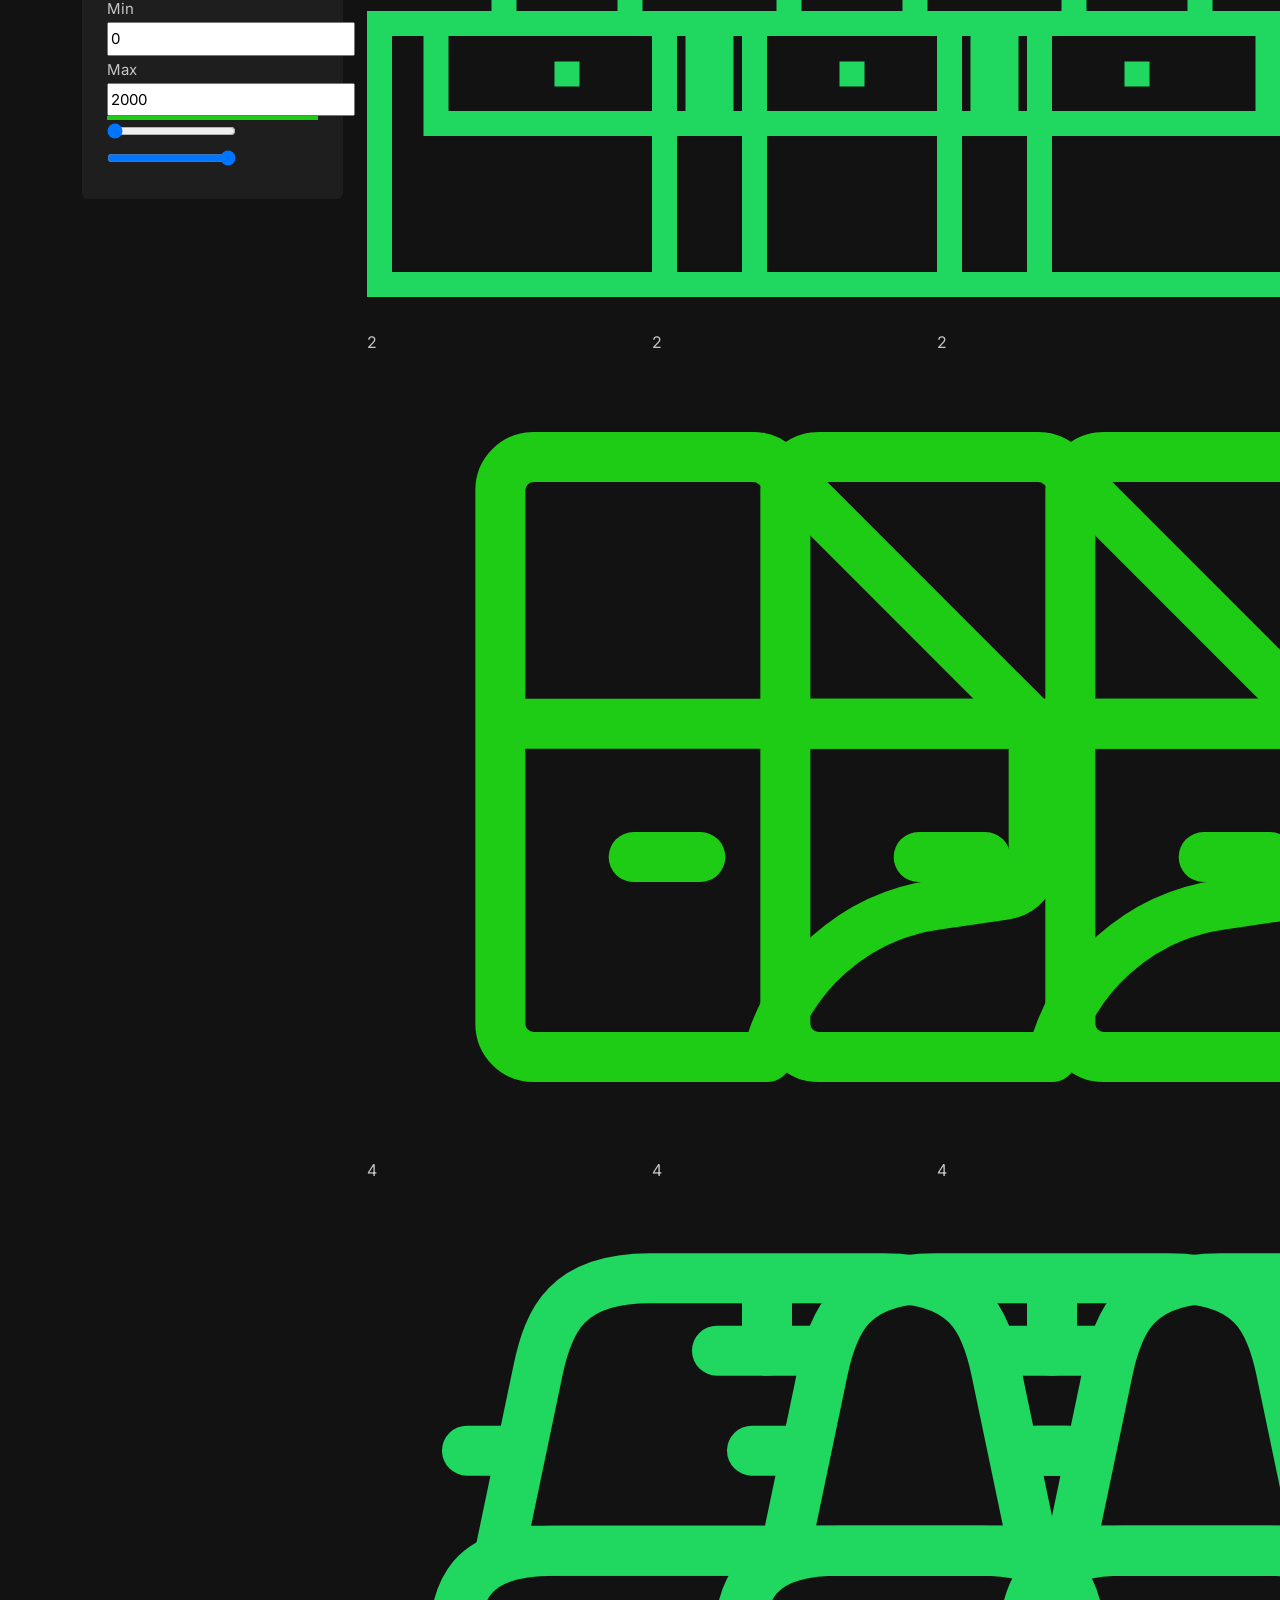
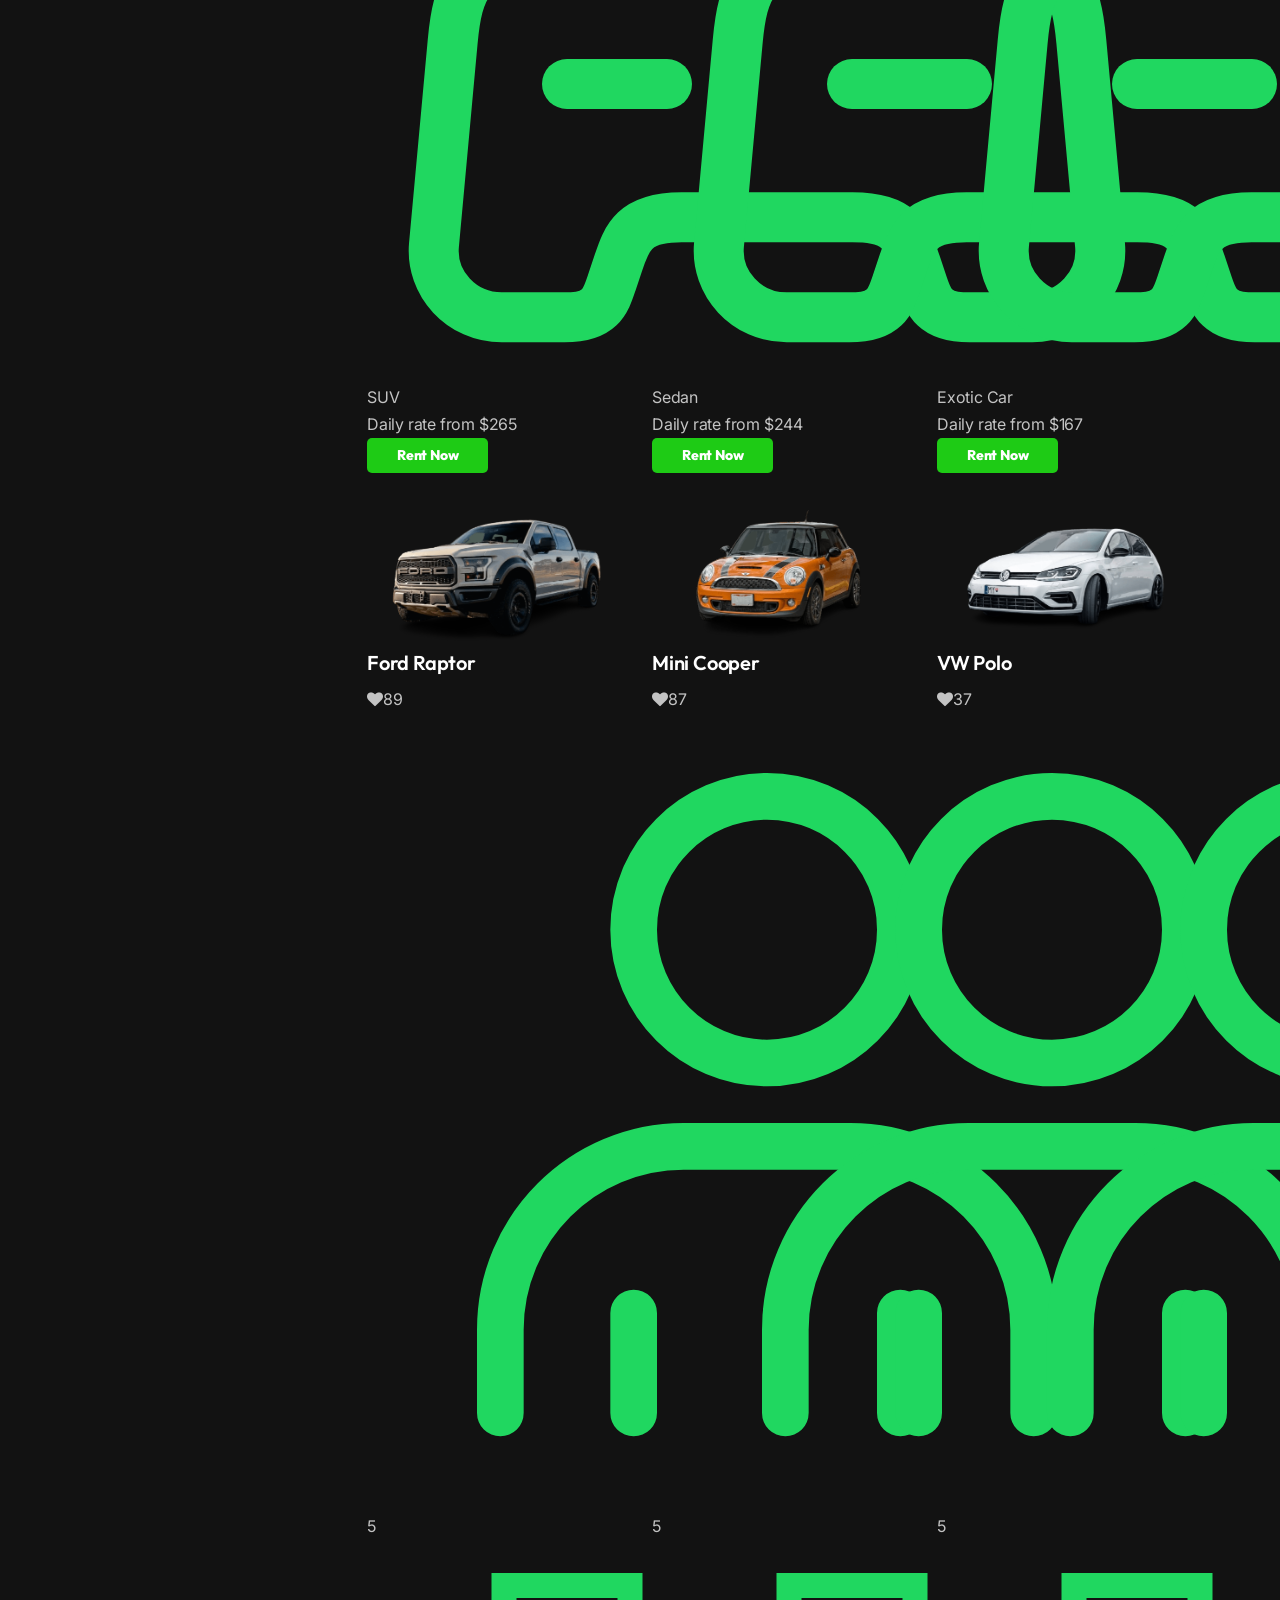
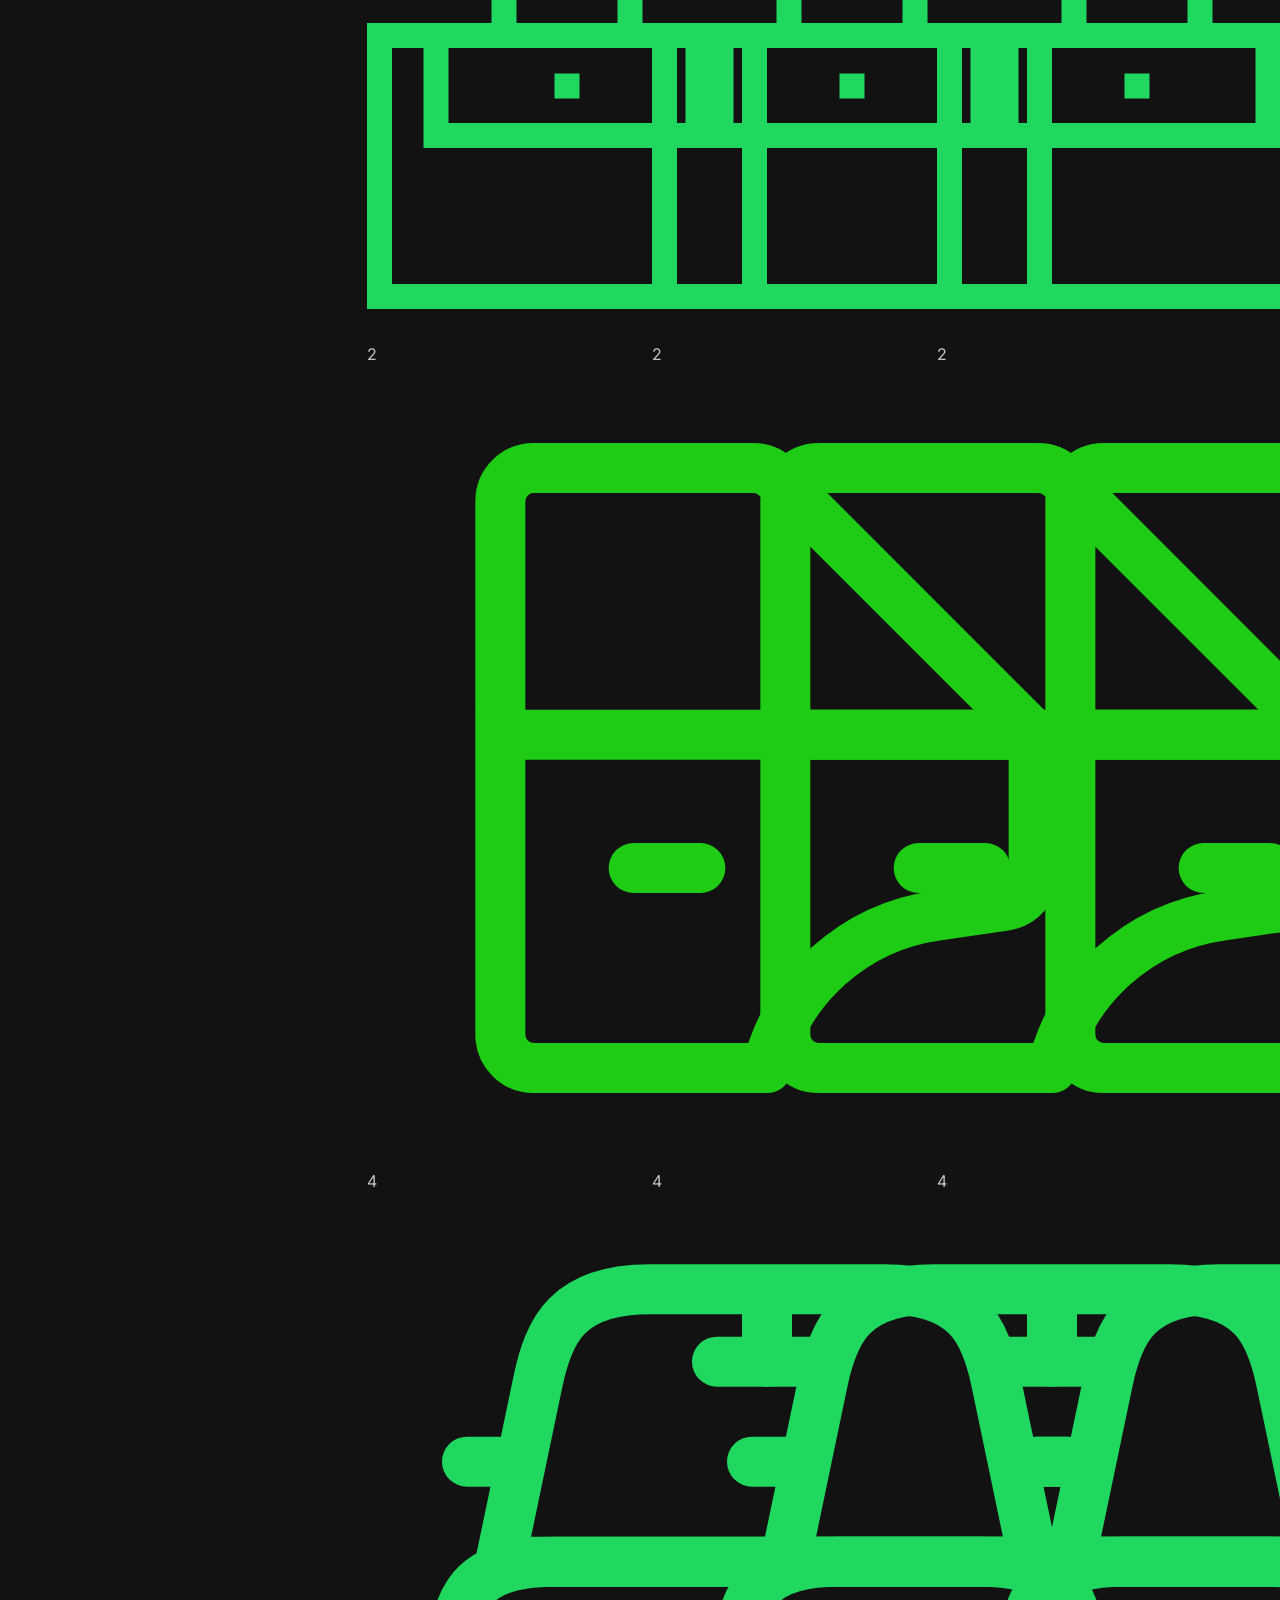
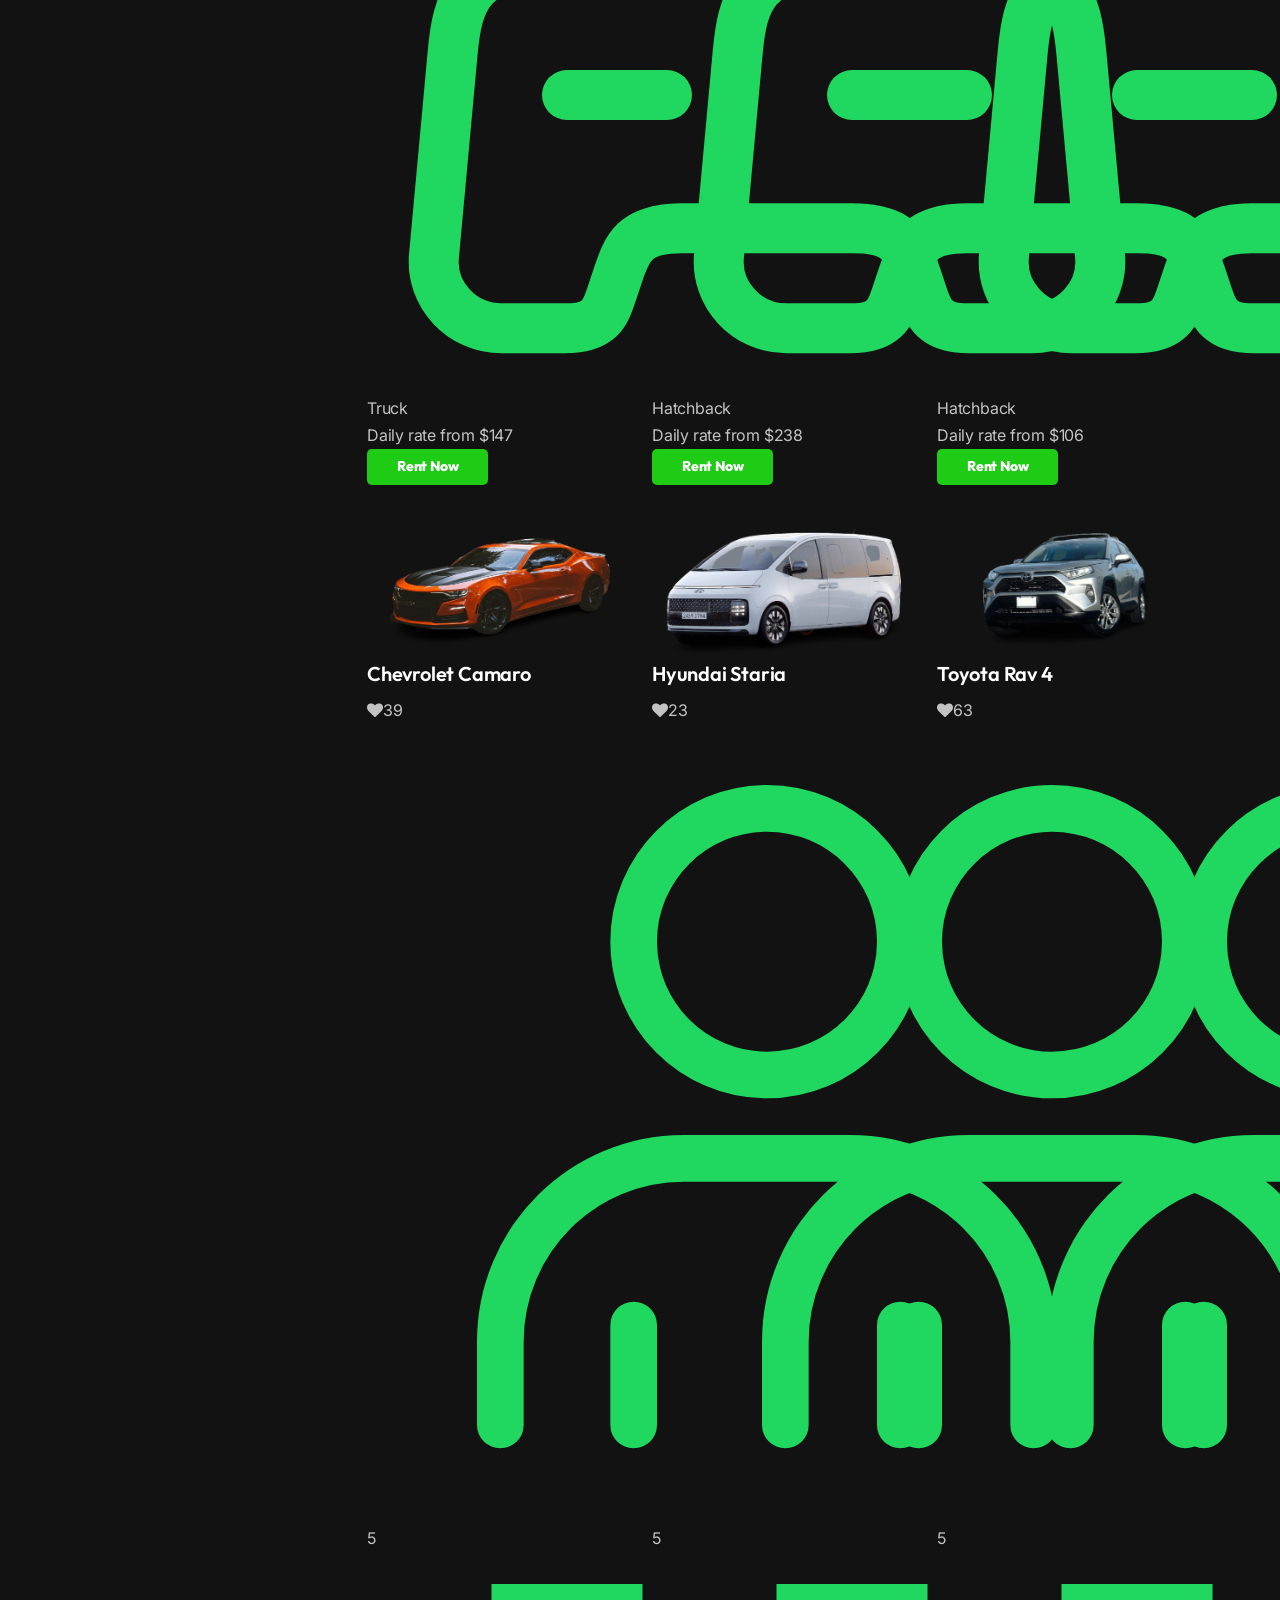
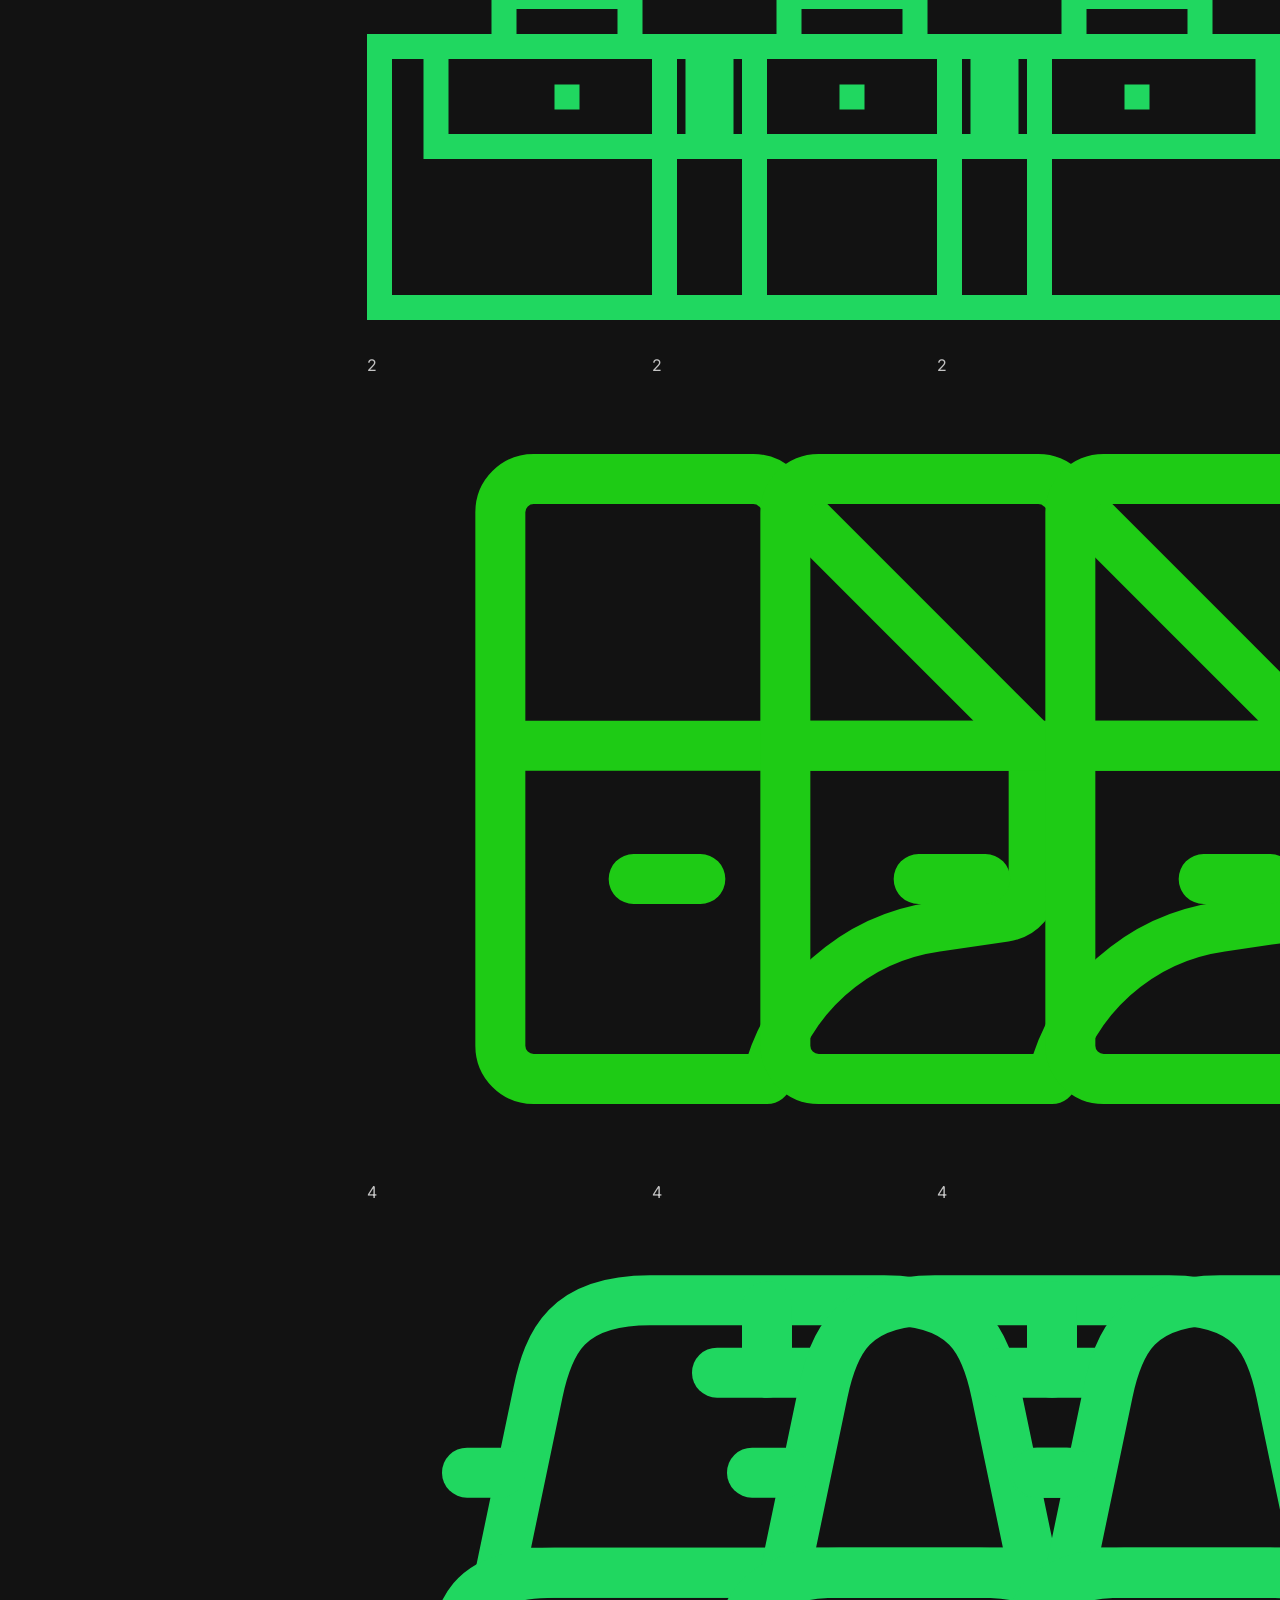
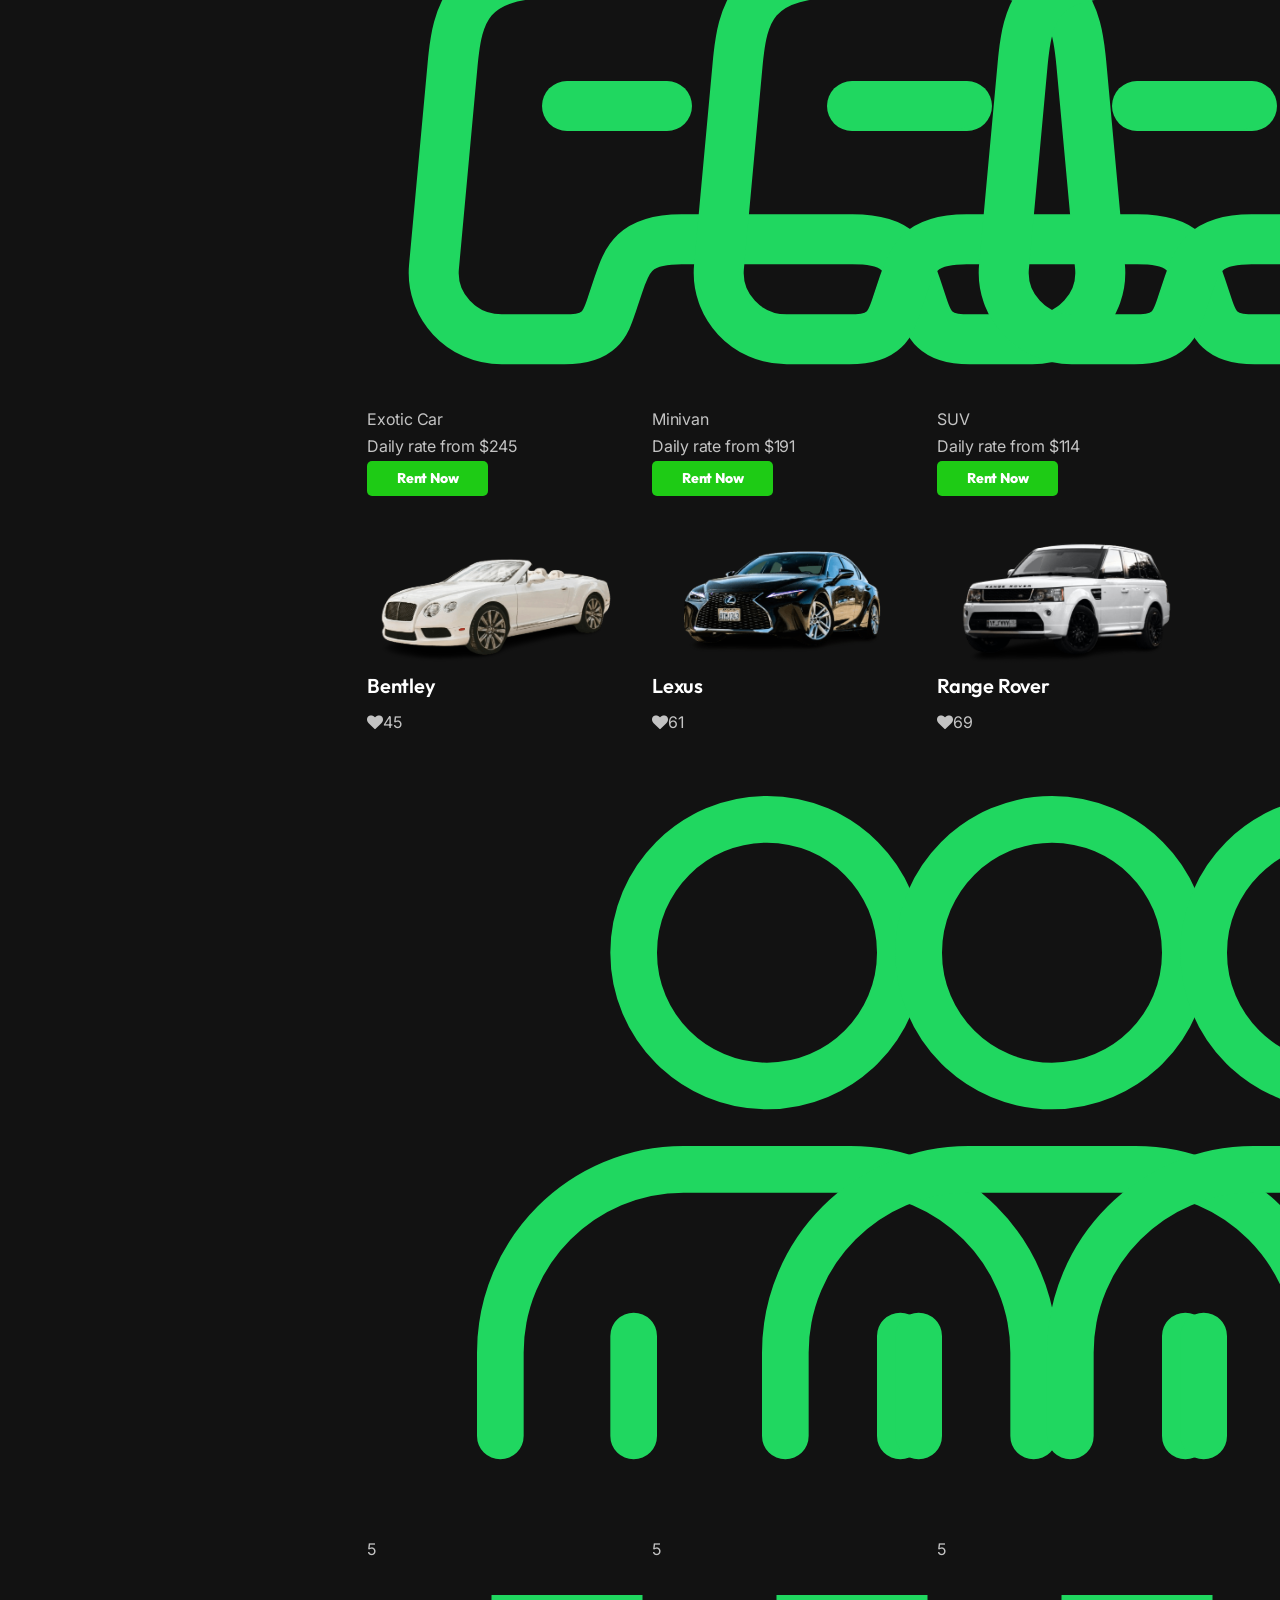
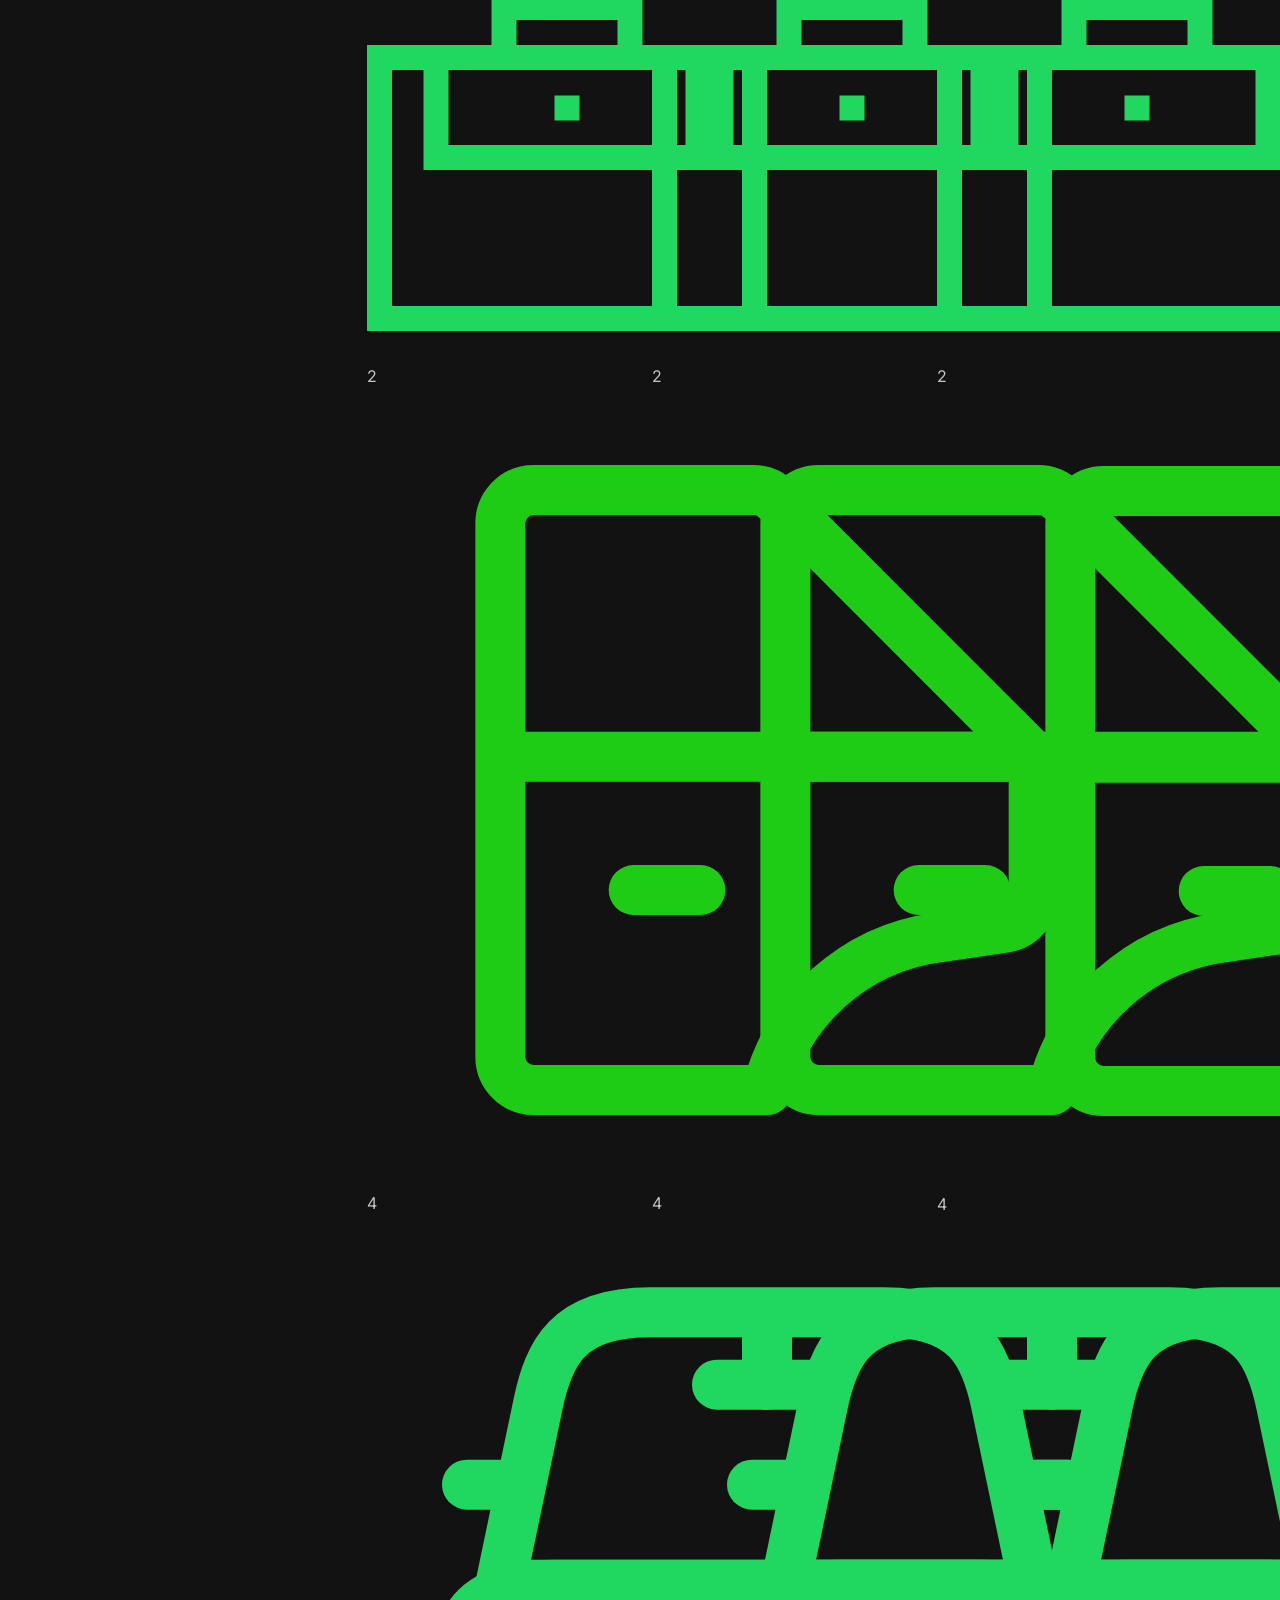
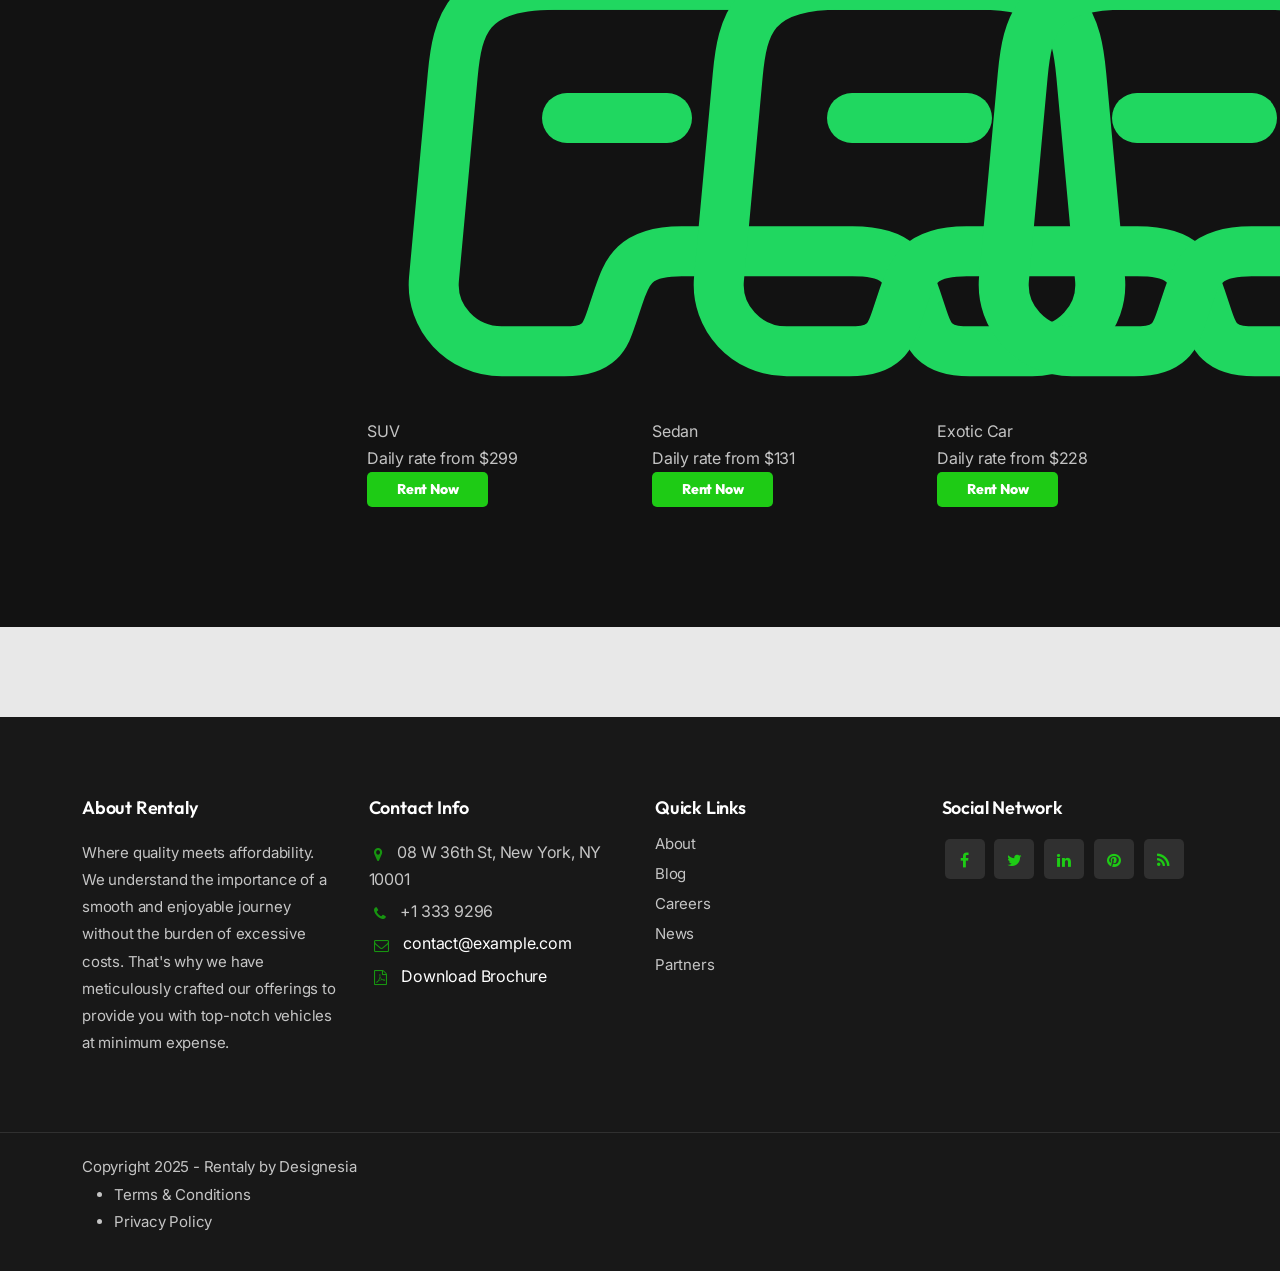
<file: Rentaly.WebUI/wwwroot/rentaly/02_dark-cars.html>
<!DOCTYPE html>
<html lang="zxx">

<head>
    <title>Rentaly - Multipurpose Vehicle Car Rental Website Template</title>
    <link rel="icon" href="images/icon.png" type="image/gif" sizes="16x16">
    <meta content="text/html;charset=utf-8" http-equiv="Content-Type">
    <meta content="width=device-width, initial-scale=1.0" name="viewport">
    <meta content="Rentaly - Multipurpose Vehicle Car Rental Website Template" name="description">
    <meta content="" name="keywords">
    <meta content="" name="author">
    <!-- CSS Files
    ================================================== -->
    <link href="css/bootstrap.min.css" rel="stylesheet" type="text/css" id="bootstrap">
    <link href="css/mdb.min.css" rel="stylesheet" type="text/css" id="mdb">
    <link href="css/plugins.css" rel="stylesheet" type="text/css">
    <link href="css/style.css" rel="stylesheet" type="text/css">
    <link href="css/coloring.css" rel="stylesheet" type="text/css">
    <!-- color scheme -->
    <link id="colors" href="css/colors/scheme-01.css" rel="stylesheet" type="text/css">
</head>

<body class="dark-scheme">
    <div id="wrapper">
        
        <!-- page preloader begin -->
        <div id="de-preloader"></div>
        <!-- page preloader close -->

        <!-- header begin -->
        <header class="transparent has-topbar">
            <div id="topbar" class="topbar-dark text-light">
                <div class="container">
                    <div class="topbar-left xs-hide">
                        <div class="topbar-widget">
                            <div class="topbar-widget"><a href="#"><i class="fa fa-phone"></i>+208 333 9296</a></div>
                            <div class="topbar-widget"><a href="#"><i class="fa fa-envelope"></i>contact@rentaly.com</a></div>
                            <div class="topbar-widget"><a href="#"><i class="fa fa-clock-o"></i>Mon - Fri 08.00 - 18.00</a></div>
                        </div>
                    </div>
                
                    <div class="topbar-right">
                        <div class="social-icons">
                            <a href="#"><i class="fa fa-facebook fa-lg"></i></a>
                            <a href="#"><i class="fa fa-twitter fa-lg"></i></a>
                            <a href="#"><i class="fa fa-youtube fa-lg"></i></a>
                            <a href="#"><i class="fa fa-pinterest fa-lg"></i></a>
                            <a href="#"><i class="fa fa-instagram fa-lg"></i></a>
                        </div>
                    </div>  
                    <div class="clearfix"></div>
                </div>
            </div>
            <div class="container">
                <div class="row">
                    <div class="col-md-12">
                        <div class="de-flex sm-pt10">
                            <div class="de-flex-col">
                                <div class="de-flex-col">
                                    <!-- logo begin -->
                                    <div id="logo">
                                        <a href="index.html">
                                            <img class="logo-1" src="images/logo-light.png" alt="">
                                            <img class="logo-2" src="images/logo-light.png" alt="">
                                        </a>
                                    </div>
                                    <!-- logo close -->
                                </div>
                            </div>
                            <div class="de-flex-col header-col-mid">
                                <ul id="mainmenu">
                                    <li><a class="menu-item" href="index.html">Home</a>
                                        <ul>
                                            <li><a class="menu-item new" href="02_dark-index-1.html">Homepage 1 Dark</a></li>
                                            <li><a class="menu-item new" href="02_dark-index-2.html">Homepage 2 Dark</a></li>
                                            <li><a class="menu-item" href="index.html">Homepage Main</a></li>
                                            <li><a class="menu-item" href="index-2.html">Homepage 2</a></li>
                                            <li><a class="menu-item" href="index-3.html">Homepage 3</a></li>
                                            <li><a class="menu-item" href="index-4.html">Homepage 4</a></li>
                                            <li><a class="menu-item" href="index-5.html">Homepage 5</a></li>
                                            <li><a class="menu-item" href="index-6.html">Homepage 6</a></li>
                                        </ul>
                                    </li>
                                    <li><a class="menu-item" href="cars.html">Cars</a>
                                        <ul>
                                            <li><a class="menu-item" href="cars.html">Cars List 1</a></li>
                                            <li><a class="menu-item" href="02_dark-cars.html">Cars List 1 Dark</a></li>
                                            <li><a class="menu-item" href="cars-list.html">Cars List 2</a></li>
                                            <li><a class="menu-item" href="02_dark-cars-list.html">Cars List 2 Dark</a></li>
                                            <li><a class="menu-item" href="car-single.html">Cars Single</a></li>
                                            <li><a class="menu-item" href="02_dark-car-single.html">Cars Single Dark</a></li>
                                        </ul>
                                    </li>
                                    <li><a class="menu-item" href="quick-booking.html">Booking</a>
                                        <ul>
                                            <li><a class="menu-item new" href="quick-booking.html">Quick Booking</a></li>
                                            <li><a class="menu-item" href="booking.html">Booking</a></li>
                                        </ul>
                                    </li>
                                    <li><a class="menu-item" href="account-dashboard.html">My Account</a>
                                        <ul>
                                            <li><a class="menu-item" href="account-dashboard.html">Dashboard</a></li>
                                            <li><a class="menu-item" href="account-profile.html">My Profile</a></li>
                                            <li><a class="menu-item" href="account-booking.html">My Orders</a></li>
                                            <li><a class="menu-item" href="account-favorite.html">My Favorite Cars</a></li>
                                        </ul>
                                    </li>
                                    <li><a class="menu-item" href="#">Pages</a>
                                        <ul>
                                            <li><a class="menu-item" href="about.html">About Us</a></li>
                                            <li><a class="menu-item" href="contact.html">Contact</a></li>
                                            <li><a class="menu-item" href="login.html">Login</a></li>
                                            <li><a class="menu-item" href="register.html">Register</a></li>
                                            <li><a class="menu-item" href="404.html">Page 404</a></li>
                                        </ul>
                                    </li>
                                    <li><a class="menu-item" href="#">News</a>
                                        <ul>
                                            <li><a class="menu-item" href="news-standart-right-sidebar.html">News Standard</a>
                                                <ul>
                                                    <li><a class="menu-item" href="news-standart-right-sidebar.html">Right Sidebar</a></li>
                                                    <li><a class="menu-item" href="news-standart-left-sidebar.html">Left Sidebar</a></li>
                                                    <li><a class="menu-item" href="news-standart-no-sidebar.html">No Sidebar</a></li>
                                                </ul>
                                            </li>
                                            <li><a class="menu-item" href="news-grid-right-sidebar.html">News Grid</a>
                                                <ul>
                                                    <li><a class="menu-item" href="news-grid-right-sidebar.html">Right Sidebar</a></li>
                                                    <li><a class="menu-item" href="news-grid-left-sidebar.html">Left Sidebar</a></li>
                                                    <li><a class="menu-item" href="news-grid-no-sidebar.html">No Sidebar</a></li>
                                                </ul>
                                            </li>
                                        </ul>
                                    </li>
                                    <li><a class="menu-item" href="#">Elements</a>
                                        <ul>
                                            <li><a class="menu-item" href="preloader.html">Preloader</a></li>
                                            <li><a class="menu-item" href="icon-boxes.html">Icon Boxes</a></li>
                                            <li><a class="menu-item" href="badge.html">Badge</a></li>
                                            <li><a class="menu-item" href="counters.html">Counters</a></li>
                                            <li><a class="menu-item" href="gallery-popup.html">Gallery Popup</a></li>
                                            <li><a class="menu-item" href="icons-elegant.html">Icons Elegant</a></li>
                                            <li><a class="menu-item" href="icons-etline.html">Icons Etline</a></li>
                                            <li><a class="menu-item" href="icons-font-awesome.html">Icons Font Awesome</a></li>
                                            <li><a class="menu-item" href="map.html">Map</a></li>
                                            <li><a class="menu-item" href="modal.html">Modal</a></li>
                                            <li><a class="menu-item" href="popover.html">Popover</a></li>
                                            <li><a class="menu-item" href="tabs.html">Tabs</a></li>
                                            <li><a class="menu-item" href="tooltips.html">Tooltips</a></li>
                                        </ul>
                                    </li>
                                </ul>
                            </div>
                            <div class="de-flex-col">
                                <div class="menu_side_area">
                                    <a href="login.html" class="btn-main">Sign In</a>
                                    <span id="menu-btn"></span>
                                </div>
                            </div>
                        </div>
                    </div>
                </div>
            </div>
        </header>
            <!-- header close -->
        <!-- content begin -->
        <div class="no-bottom no-top zebra" id="content">
            <div id="top"></div>
            
            <!-- section begin -->
            <section id="subheader" class="jarallax text-light">
                <img src="images/background/2.jpg" class="jarallax-img" alt="">
                    <div class="center-y relative text-center">
                        <div class="container">
                            <div class="row">
                                <div class="col-md-12 text-center">
                                    <h1>Cars</h1>
                                </div>
                                <div class="clearfix"></div>
                            </div>
                        </div>
                    </div>
            </section>
            <!-- section close -->

            <section id="section-cars">
                <div class="container">
                    <div class="row">
                        <div class="col-lg-3">
                            <div class="item_filter_group">
                                <h4>Vehicle Type</h4>
                                <div class="de_form">
                                    <div class="de_checkbox">
                                        <input id="vehicle_type_1" name="vehicle_type_1" type="checkbox" value="vehicle_type_1">
                                        <label for="vehicle_type_1">Car</label>
                                    </div>

                                    <div class="de_checkbox">
                                        <input id="vehicle_type_2" name="vehicle_type_2" type="checkbox" value="vehicle_type_2">
                                        <label for="vehicle_type_2">Van</label>
                                    </div>

                                    <div class="de_checkbox">
                                        <input id="vehicle_type_3" name="vehicle_type_3" type="checkbox" value="vehicle_type_3">
                                        <label for="vehicle_type_3">Minibus</label>
                                    </div>

                                    <div class="de_checkbox">
                                        <input id="vehicle_type_4" name="vehicle_type_4" type="checkbox" value="vehicle_type_4">
                                        <label for="vehicle_type_4">Prestige</label>
                                    </div>

                                </div>
                            </div>

                            <div class="item_filter_group">
                                <h4>Car Body Type</h4>
                                <div class="de_form">
                                    <div class="de_checkbox">
                                        <input id="car_body_type_1" name="car_body_type_1" type="checkbox" value="car_body_type_1">
                                        <label for="car_body_type_1">Convertible</label>
                                    </div>

                                    <div class="de_checkbox">
                                        <input id="car_body_type_2" name="car_body_type_2" type="checkbox" value="car_body_type_2">
                                        <label for="car_body_type_2">Coupe</label>
                                    </div>

                                    <div class="de_checkbox">
                                        <input id="car_body_type_3" name="car_body_type_3" type="checkbox" value="car_body_type_3">
                                        <label for="car_body_type_3">Exotic Cars</label>
                                    </div>

                                    <div class="de_checkbox">
                                        <input id="car_body_type_4" name="car_body_type_4" type="checkbox" value="car_body_type_4">
                                        <label for="car_body_type_4">Hatchback</label>
                                    </div>

                                    <div class="de_checkbox">
                                        <input id="car_body_type_5" name="car_body_type_5" type="checkbox" value="car_body_type_5">
                                        <label for="car_body_type_5">Minivan</label>
                                    </div>

                                    <div class="de_checkbox">
                                        <input id="car_body_type_6" name="car_body_type_6" type="checkbox" value="car_body_type_6">
                                        <label for="car_body_type_6">Truck</label>
                                    </div>

                                    <div class="de_checkbox">
                                        <input id="car_body_type_7" name="car_body_type_7" type="checkbox" value="car_body_type_7">
                                        <label for="car_body_type_7">Sedan</label>
                                    </div>

                                    <div class="de_checkbox">
                                        <input id="car_body_type_8" name="car_body_type_8" type="checkbox" value="car_body_type_8">
                                        <label for="car_body_type_8">Sports Car</label>
                                    </div>

                                    <div class="de_checkbox">
                                        <input id="car_body_type_9" name="car_body_type_9" type="checkbox" value="car_body_type_9">
                                        <label for="car_body_type_9">Station Wagon</label>
                                    </div>

                                    <div class="de_checkbox">
                                        <input id="car_body_type_10" name="car_body_type_10" type="checkbox" value="car_body_type_10">
                                        <label for="car_body_type_10">SUV</label>
                                    </div>

                                </div>
                            </div>

                            <div class="item_filter_group">
                                <h4>Car Seats</h4>
                                <div class="de_form">
                                    <div class="de_checkbox">
                                        <input id="car_seat_1" name="car_seat_1" type="checkbox" value="car_seat_1">
                                        <label for="car_seat_1">2 seats</label>
                                    </div>

                                    <div class="de_checkbox">
                                        <input id="car_seat_2" name="car_seat_2" type="checkbox" value="car_seat_2">
                                        <label for="car_seat_2">4 seats</label>
                                    </div>

                                    <div class="de_checkbox">
                                        <input id="car_seat_3" name="car_seat_3" type="checkbox" value="car_seat_3">
                                        <label for="car_seat_3">6 seats</label>
                                    </div>

                                    <div class="de_checkbox">
                                        <input id="car_seat_4" name="car_seat_4" type="checkbox" value="car_seat_4">
                                        <label for="car_seat_4">6+ seats</label>
                                    </div>

                                </div>
                            </div>

                            <div class="item_filter_group">
                                <h4>Car Engine Capacity (cc)</h4>
                                <div class="de_form">
                                    <div class="de_checkbox">
                                        <input id="car_engine_1" name="car_engine_1" type="checkbox" value="car_engine_1">
                                        <label for="car_engine_1">1000 - 2000</label>
                                    </div>

                                    <div class="de_checkbox">
                                        <input id="car_engine_2" name="car_engine_2" type="checkbox" value="car_engine_2">
                                        <label for="car_engine_2">2000 - 4000</label>
                                    </div>

                                    <div class="de_checkbox">
                                        <input id="car_engine_3" name="car_engine_3" type="checkbox" value="car_engine_3">
                                        <label for="car_engine_3">4000 - 6000</label>
                                    </div>

                                    <div class="de_checkbox">
                                        <input id="car_engine_4" name="car_engine_4" type="checkbox" value="car_engine_4">
                                        <label for="car_engine_4">6000+</label>
                                    </div>

                                </div>
                            </div>

                            <div class="item_filter_group">
                                <h4>Price ($)</h4>
                                  <div class="price-input">
                                    <div class="field">
                                      <span>Min</span>
                                      <input type="number" class="input-min" value="0">
                                    </div>
                                    <div class="field">
                                      <span>Max</span>
                                      <input type="number" class="input-max" value="2000">
                                    </div>
                                  </div>
                                  <div class="slider">
                                    <div class="progress"></div>
                                  </div>
                                  <div class="range-input">
                                    <input type="range" class="range-min" min="0" max="2000" value="0" step="1">
                                    <input type="range" class="range-max" min="0" max="2000" value="2000" step="1">
                                  </div>
                            </div>
                        </div>

                        <div class="col-lg-9">
                            <div class="row">

                                <div class="col-xl-4 col-lg-6">
                                    <div class="de-item mb30">
                                        <div class="d-img">
                                            <img src="images/cars-alt/jeep-renegade.png" class="img-fluid" alt="">
                                        </div>
                                        <div class="d-info">
                                            <div class="d-text">
                                                <h4>Jeep Renegade</h4>
                                                <div class="d-item_like">
                                            <i class="fa fa-heart"></i><span>25</span>
                                        </div>
                                        <div class="d-atr-group">
                                                    <span class="d-atr"><img src="images/icons/1-green.svg" alt="">5</span>
                                                    <span class="d-atr"><img src="images/icons/2-green.svg" alt="">2</span>
                                                    <span class="d-atr"><img src="images/icons/3-green.svg" alt="">4</span>
                                                    <span class="d-atr"><img src="images/icons/4-green.svg" alt="">SUV</span>
                                                </div>
                                                <div class="d-price">
                                                    Daily rate from <span>$265</span>
                                                    <a class="btn-main" href="02_dark-car-single.html">Rent Now</a>
                                                </div>
                                            </div>
                                        </div>
                                    </div>
                                </div>

                                <div class="col-xl-4 col-lg-6">
                                    <div class="de-item mb30">
                                        <div class="d-img">
                                            <img src="images/cars-alt/bmw-m5.png" class="img-fluid" alt="">
                                        </div>
                                        <div class="d-info">
                                            <div class="d-text">
                                                <h4>Mini Cooper</h4>
                                                <div class="d-item_like">
                                            <i class="fa fa-heart"></i><span>79</span>
                                        </div>
                                        <div class="d-atr-group">
                                                    <span class="d-atr"><img src="images/icons/1-green.svg" alt="">5</span>
                                                    <span class="d-atr"><img src="images/icons/2-green.svg" alt="">2</span>
                                                    <span class="d-atr"><img src="images/icons/3-green.svg" alt="">4</span>
                                                    <span class="d-atr"><img src="images/icons/4-green.svg" alt="">Sedan</span>
                                                </div>
                                                <div class="d-price">
                                                    Daily rate from <span>$244</span>
                                                    <a class="btn-main" href="02_dark-car-single.html">Rent Now</a>
                                                </div>
                                            </div>
                                        </div>
                                    </div>
                                </div>

                                <div class="col-xl-4 col-lg-6">
                                    <div class="de-item mb30">
                                        <div class="d-img">
                                            <img src="images/cars-alt/ferrari-enzo.png" class="img-fluid" alt="">
                                        </div>
                                        <div class="d-info">
                                            <div class="d-text">
                                                <h4>Ferarri Enzo</h4>
                                                <div class="d-item_like">
                                            <i class="fa fa-heart"></i><span>55</span>
                                        </div>
                                        <div class="d-atr-group">
                                                    <span class="d-atr"><img src="images/icons/1-green.svg" alt="">5</span>
                                                    <span class="d-atr"><img src="images/icons/2-green.svg" alt="">2</span>
                                                    <span class="d-atr"><img src="images/icons/3-green.svg" alt="">4</span>
                                                    <span class="d-atr"><img src="images/icons/4-green.svg" alt="">Exotic Car</span>
                                                </div>
                                                <div class="d-price">
                                                    Daily rate from <span>$167</span>
                                                    <a class="btn-main" href="02_dark-car-single.html">Rent Now</a>
                                                </div>
                                            </div>
                                        </div>
                                    </div>
                                </div>

                                <div class="col-xl-4 col-lg-6">
                                    <div class="de-item mb30">
                                        <div class="d-img">
                                            <img src="images/cars-alt/ford-raptor.png" class="img-fluid" alt="">
                                        </div>
                                        <div class="d-info">
                                            <div class="d-text">
                                                <h4>Ford Raptor</h4>
                                                <div class="d-item_like">
                                            <i class="fa fa-heart"></i><span>89</span>
                                        </div>
                                        <div class="d-atr-group">
                                                    <span class="d-atr"><img src="images/icons/1-green.svg" alt="">5</span>
                                                    <span class="d-atr"><img src="images/icons/2-green.svg" alt="">2</span>
                                                    <span class="d-atr"><img src="images/icons/3-green.svg" alt="">4</span>
                                                    <span class="d-atr"><img src="images/icons/4-green.svg" alt="">Truck</span>
                                                </div>
                                                <div class="d-price">
                                                    Daily rate from <span>$147</span>
                                                    <a class="btn-main" href="02_dark-car-single.html">Rent Now</a>
                                                </div>
                                            </div>
                                        </div>
                                    </div>
                                </div>

                                <div class="col-xl-4 col-lg-6">
                                    <div class="de-item mb30">
                                        <div class="d-img">
                                            <img src="images/cars-alt/mini-cooper.png" class="img-fluid" alt="">
                                        </div>
                                        <div class="d-info">
                                            <div class="d-text">
                                                <h4>Mini Cooper</h4>
                                                <div class="d-item_like">
                                            <i class="fa fa-heart"></i><span>87</span>
                                        </div>
                                        <div class="d-atr-group">
                                                    <span class="d-atr"><img src="images/icons/1-green.svg" alt="">5</span>
                                                    <span class="d-atr"><img src="images/icons/2-green.svg" alt="">2</span>
                                                    <span class="d-atr"><img src="images/icons/3-green.svg" alt="">4</span>
                                                    <span class="d-atr"><img src="images/icons/4-green.svg" alt="">Hatchback</span>
                                                </div>
                                                <div class="d-price">
                                                    Daily rate from <span>$238</span>
                                                    <a class="btn-main" href="02_dark-car-single.html">Rent Now</a>
                                                </div>
                                            </div>
                                        </div>
                                    </div>
                                </div>

                                <div class="col-xl-4 col-lg-6">
                                    <div class="de-item mb30">
                                        <div class="d-img">
                                            <img src="images/cars-alt/vw-polo.png" class="img-fluid" alt="">
                                        </div>
                                        <div class="d-info">
                                            <div class="d-text">
                                                <h4>VW Polo</h4>
                                                <div class="d-item_like">
                                            <i class="fa fa-heart"></i><span>37</span>
                                        </div>
                                        <div class="d-atr-group">
                                                    <span class="d-atr"><img src="images/icons/1-green.svg" alt="">5</span>
                                                    <span class="d-atr"><img src="images/icons/2-green.svg" alt="">2</span>
                                                    <span class="d-atr"><img src="images/icons/3-green.svg" alt="">4</span>
                                                    <span class="d-atr"><img src="images/icons/4-green.svg" alt="">Hatchback</span>
                                                </div>
                                                <div class="d-price">
                                                    Daily rate from <span>$106</span>
                                                    <a class="btn-main" href="02_dark-car-single.html">Rent Now</a>
                                                </div>
                                            </div>
                                        </div>
                                    </div>
                                </div>

                                <div class="col-xl-4 col-lg-6">
                                    <div class="de-item mb30">
                                        <div class="d-img">
                                            <img src="images/cars-alt/chevrolet-camaro.png" class="img-fluid" alt="">
                                        </div>
                                        <div class="d-info">
                                            <div class="d-text">
                                                <h4>Chevrolet Camaro</h4>
                                                <div class="d-item_like">
                                            <i class="fa fa-heart"></i><span>39</span>
                                        </div>
                                        <div class="d-atr-group">
                                                    <span class="d-atr"><img src="images/icons/1-green.svg" alt="">5</span>
                                                    <span class="d-atr"><img src="images/icons/2-green.svg" alt="">2</span>
                                                    <span class="d-atr"><img src="images/icons/3-green.svg" alt="">4</span>
                                                    <span class="d-atr"><img src="images/icons/4-green.svg" alt="">Exotic Car</span>
                                                </div>
                                                <div class="d-price">
                                                    Daily rate from <span>$245</span>
                                                    <a class="btn-main" href="02_dark-car-single.html">Rent Now</a>
                                                </div>
                                            </div>
                                        </div>
                                    </div>
                                </div>

                                <div class="col-xl-4 col-lg-6">
                                    <div class="de-item mb30">
                                        <div class="d-img">
                                            <img src="images/cars-alt/hyundai-staria.png" class="img-fluid" alt="">
                                        </div>
                                        <div class="d-info">
                                            <div class="d-text">
                                                <h4>Hyundai Staria</h4>
                                                <div class="d-item_like">
                                            <i class="fa fa-heart"></i><span>23</span>
                                        </div>
                                        <div class="d-atr-group">
                                                    <span class="d-atr"><img src="images/icons/1-green.svg" alt="">5</span>
                                                    <span class="d-atr"><img src="images/icons/2-green.svg" alt="">2</span>
                                                    <span class="d-atr"><img src="images/icons/3-green.svg" alt="">4</span>
                                                    <span class="d-atr"><img src="images/icons/4-green.svg" alt="">Minivan</span>
                                                </div>
                                                <div class="d-price">
                                                    Daily rate from <span>$191</span>
                                                    <a class="btn-main" href="02_dark-car-single.html">Rent Now</a>
                                                </div>
                                            </div>
                                        </div>
                                    </div>
                                </div>

                                <div class="col-xl-4 col-lg-6">
                                    <div class="de-item mb30">
                                        <div class="d-img">
                                            <img src="images/cars-alt/toyota-rav.png" class="img-fluid" alt="">
                                        </div>
                                        <div class="d-info">
                                            <div class="d-text">
                                                <h4>Toyota Rav 4</h4>
                                                <div class="d-item_like">
                                            <i class="fa fa-heart"></i><span>63</span>
                                        </div>
                                        <div class="d-atr-group">
                                                    <span class="d-atr"><img src="images/icons/1-green.svg" alt="">5</span>
                                                    <span class="d-atr"><img src="images/icons/2-green.svg" alt="">2</span>
                                                    <span class="d-atr"><img src="images/icons/3-green.svg" alt="">4</span>
                                                    <span class="d-atr"><img src="images/icons/4-green.svg" alt="">SUV</span>
                                                </div>
                                                <div class="d-price">
                                                    Daily rate from <span>$114</span>
                                                    <a class="btn-main" href="02_dark-car-single.html">Rent Now</a>
                                                </div>
                                            </div>
                                        </div>
                                    </div>
                                </div>

                                <div class="col-xl-4 col-lg-6">
                                    <div class="de-item mb30">
                                        <div class="d-img">
                                            <img src="images/cars-alt/bentley.png" class="img-fluid" alt="">
                                        </div>
                                        <div class="d-info">
                                            <div class="d-text">
                                                <h4>Bentley</h4>
                                                <div class="d-item_like">
                                            <i class="fa fa-heart"></i><span>45</span>
                                        </div>
                                        <div class="d-atr-group">
                                                    <span class="d-atr"><img src="images/icons/1-green.svg" alt="">5</span>
                                                    <span class="d-atr"><img src="images/icons/2-green.svg" alt="">2</span>
                                                    <span class="d-atr"><img src="images/icons/3-green.svg" alt="">4</span>
                                                    <span class="d-atr"><img src="images/icons/4-green.svg" alt="">SUV</span>
                                                </div>
                                                <div class="d-price">
                                                    Daily rate from <span>$299</span>
                                                    <a class="btn-main" href="02_dark-car-single.html">Rent Now</a>
                                                </div>
                                            </div>
                                        </div>
                                    </div>
                                </div>

                                <div class="col-xl-4 col-lg-6">
                                    <div class="de-item mb30">
                                        <div class="d-img">
                                            <img src="images/cars-alt/lexus.png" class="img-fluid" alt="">
                                        </div>
                                        <div class="d-info">
                                            <div class="d-text">
                                                <h4>Lexus</h4>
                                                <div class="d-item_like">
                                            <i class="fa fa-heart"></i><span>61</span>
                                        </div>
                                        <div class="d-atr-group">
                                                    <span class="d-atr"><img src="images/icons/1-green.svg" alt="">5</span>
                                                    <span class="d-atr"><img src="images/icons/2-green.svg" alt="">2</span>
                                                    <span class="d-atr"><img src="images/icons/3-green.svg" alt="">4</span>
                                                    <span class="d-atr"><img src="images/icons/4-green.svg" alt="">Sedan</span>
                                                </div>
                                                <div class="d-price">
                                                    Daily rate from <span>$131</span>
                                                    <a class="btn-main" href="02_dark-car-single.html">Rent Now</a>
                                                </div>
                                            </div>
                                        </div>
                                    </div>
                                </div>

                                <div class="col-xl-4 col-lg-6">
                                    <div class="de-item mb30">
                                        <div class="d-img">
                                            <img src="images/cars-alt/range-rover.png" class="img-fluid" alt="">
                                        </div>
                                        <div class="d-info">
                                            <div class="d-text">
                                                <h4>Range Rover</h4>
                                                <div class="d-item_like">
                                            <i class="fa fa-heart"></i><span>69</span>
                                        </div>
                                        <div class="d-atr-group">
                                                    <span class="d-atr"><img src="images/icons/1-green.svg" alt="">5</span>
                                                    <span class="d-atr"><img src="images/icons/2-green.svg" alt="">2</span>
                                                    <span class="d-atr"><img src="images/icons/3-green.svg" alt="">4</span>
                                                    <span class="d-atr"><img src="images/icons/4-green.svg" alt="">Exotic Car</span>
                                                </div>
                                                <div class="d-price">
                                                    Daily rate from <span>$228</span>
                                                    <a class="btn-main" href="02_dark-car-single.html">Rent Now</a>
                                                </div>
                                            </div>
                                        </div>
                                    </div>
                                </div>

                                

                            </div>
                        </div>
                    </div>
                </div>
            </section>
            
            
        </div>
        <!-- content close -->

        <a href="#" id="back-to-top"></a>
        
        <!-- footer begin -->
        <footer class="text-light">
            <div class="container">
                <div class="row g-custom-x">
                    <div class="col-lg-3">
                        <div class="widget">
                            <h5>About Rentaly</h5>
                            <p>Where quality meets affordability. We understand the importance of a smooth and enjoyable journey without the burden of excessive costs. That's why we have meticulously crafted our offerings to provide you with top-notch vehicles at minimum expense.</p>
                        </div>
                    </div>
                    
                    <div class="col-lg-3">
                        <div class="widget">
                            <h5>Contact Info</h5>
                            <address class="s1">
                                <span><i class="id-color fa fa-map-marker fa-lg"></i>08 W 36th St, New York, NY 10001</span>
                                <span><i class="id-color fa fa-phone fa-lg"></i>+1 333 9296</span>
                                <span><i class="id-color fa fa-envelope-o fa-lg"></i><a href="mailto:contact@example.com">contact@example.com</a></span>
                                <span><i class="id-color fa fa-file-pdf-o fa-lg"></i><a href="#">Download Brochure</a></span>
                            </address>
                        </div>
                    </div>

                    <div class="col-lg-3">
                        <h5>Quick Links</h5>
                        <div class="row">
                            <div class="col-lg-6">
                                <div class="widget">
                                    <ul>
                                        <li><a href="#">About</a></li>
                                        <li><a href="#">Blog</a></li>
                                        <li><a href="#">Careers</a></li>
                                        <li><a href="#">News</a></li>
                                        <li><a href="#">Partners</a></li>
                                    </ul>
                                </div>
                            </div>
                        </div>
                    </div>

                    <div class="col-lg-3">
                        <div class="widget">
                            <h5>Social Network</h5>
                            <div class="social-icons">
                                <a href="#"><i class="fa fa-facebook fa-lg"></i></a>
                                <a href="#"><i class="fa fa-twitter fa-lg"></i></a>
                                <a href="#"><i class="fa fa-linkedin fa-lg"></i></a>
                                <a href="#"><i class="fa fa-pinterest fa-lg"></i></a>
                                <a href="#"><i class="fa fa-rss fa-lg"></i></a>
                            </div>
                        </div>    
                    </div>
                </div>
            </div>
            <div class="subfooter">
                <div class="container">
                    <div class="row">
                        <div class="col-md-12">
                            <div class="de-flex">
                                <div class="de-flex-col">
                                    <a href="index.html">
                                        Copyright 2025 - Rentaly by Designesia
                                    </a>
                                </div>
                                <ul class="menu-simple">
                                    <li><a href="#">Terms &amp; Conditions</a></li>
                                    <li><a href="#">Privacy Policy</a></li>
                                </ul>
                            </div>
                        </div>
                    </div>
                </div>
            </div>
        </footer>
        <!-- footer close -->
        
    </div>
    <!-- Javascript Files
    ================================================== -->
    <script src="js/plugins.js"></script>
    <script src="js/designesia.js"></script>

</body>

</html>
</file>
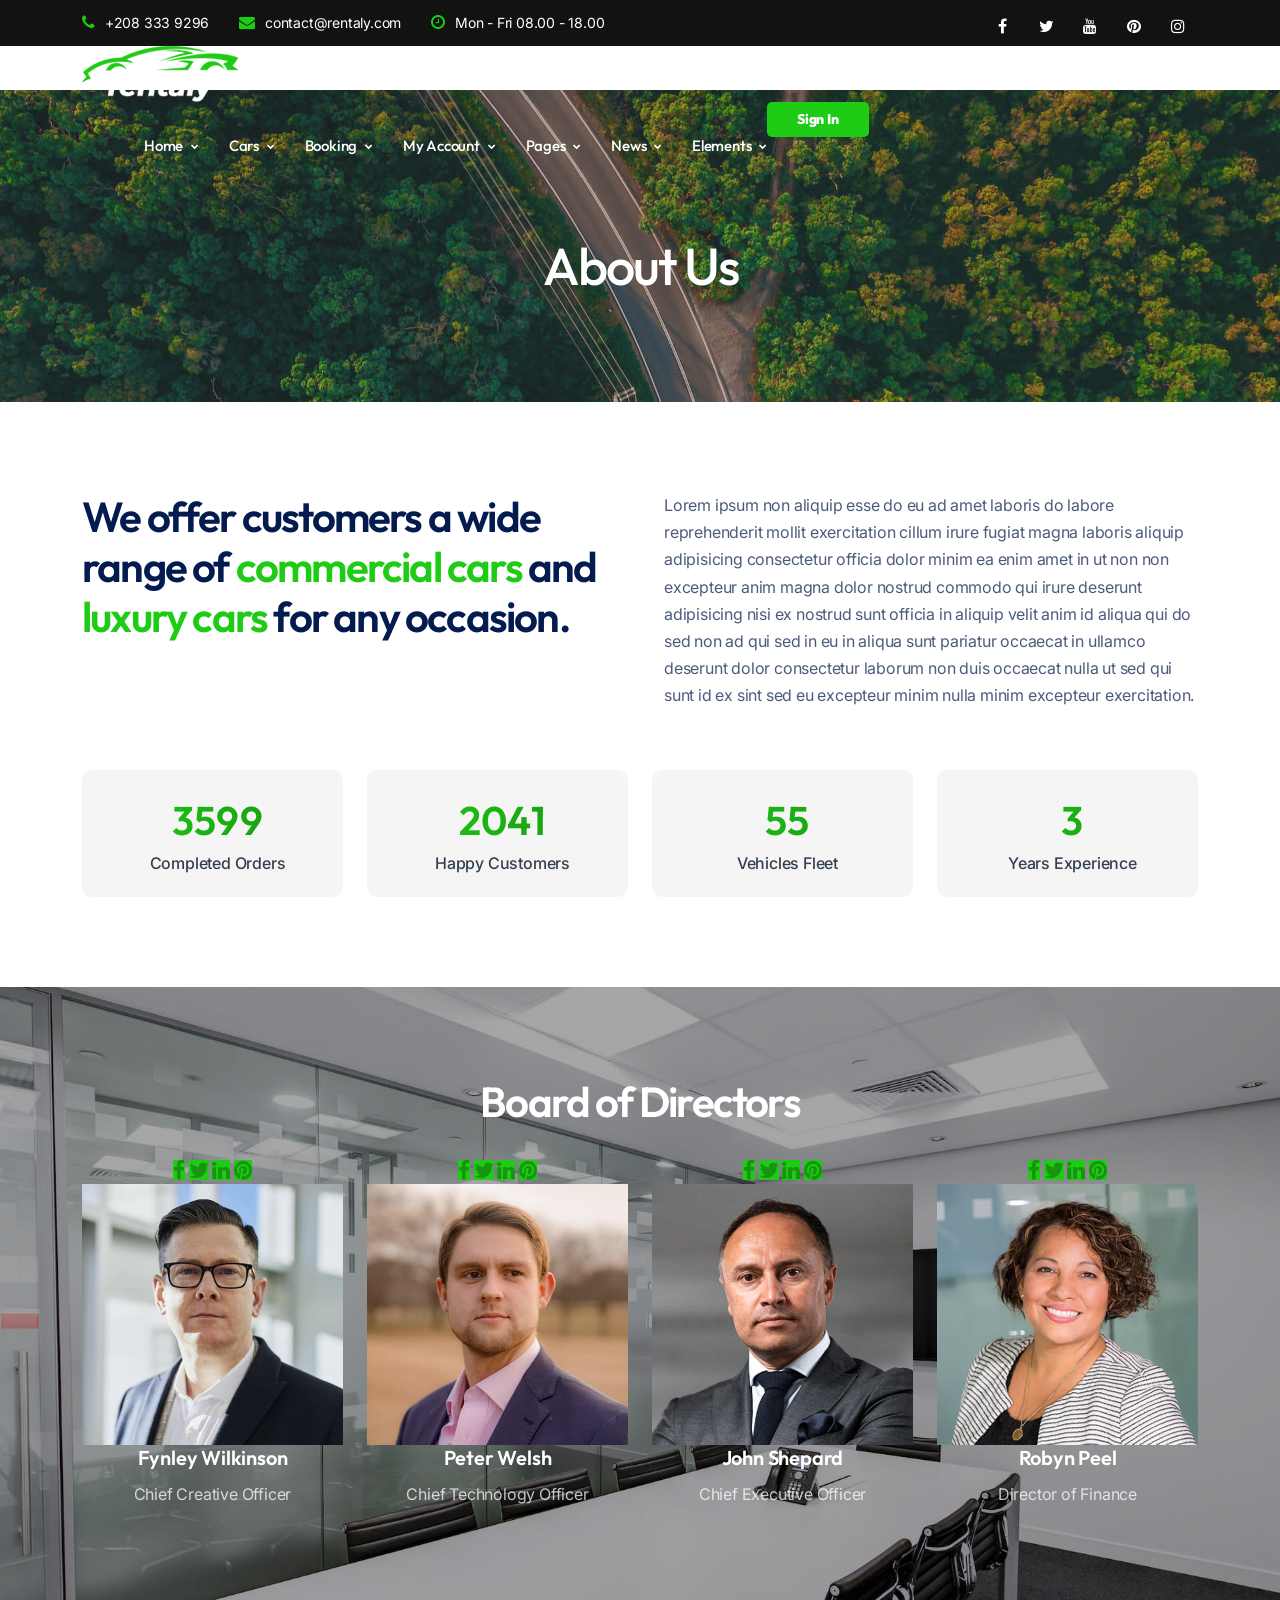
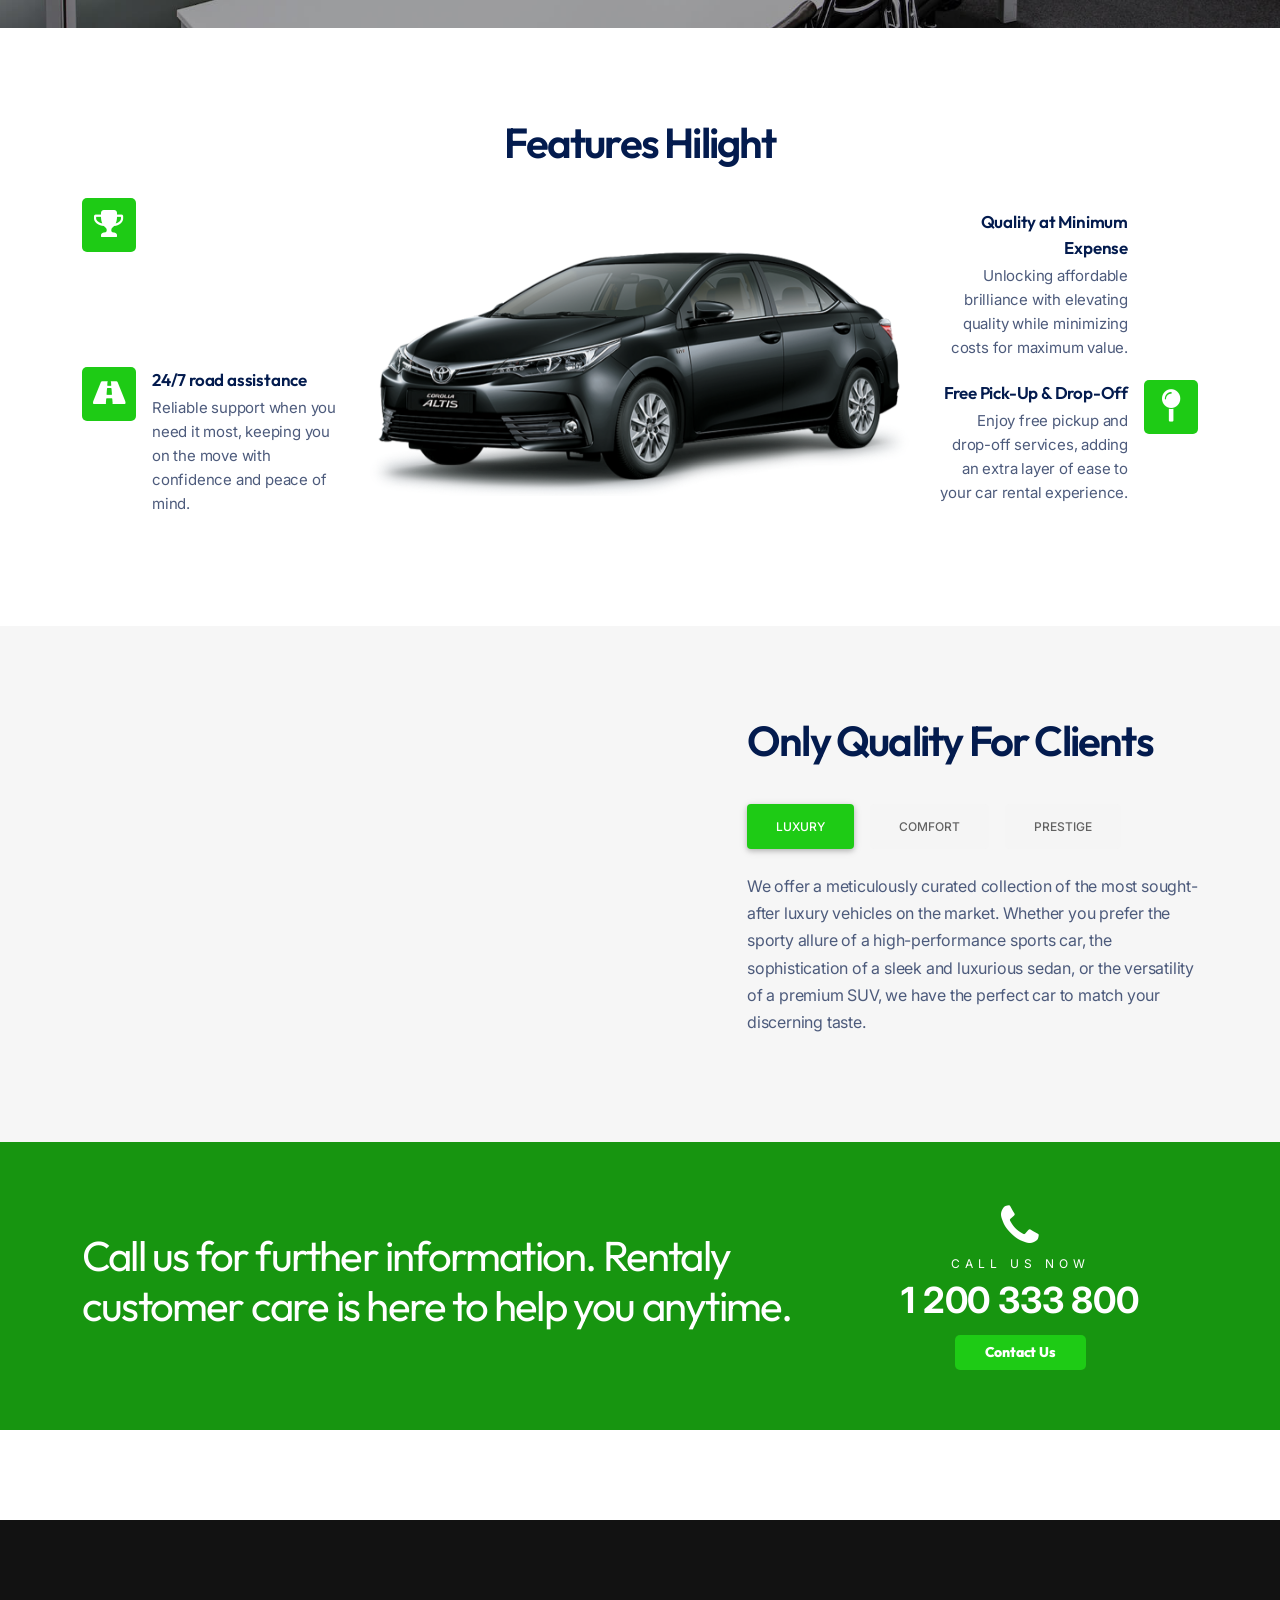
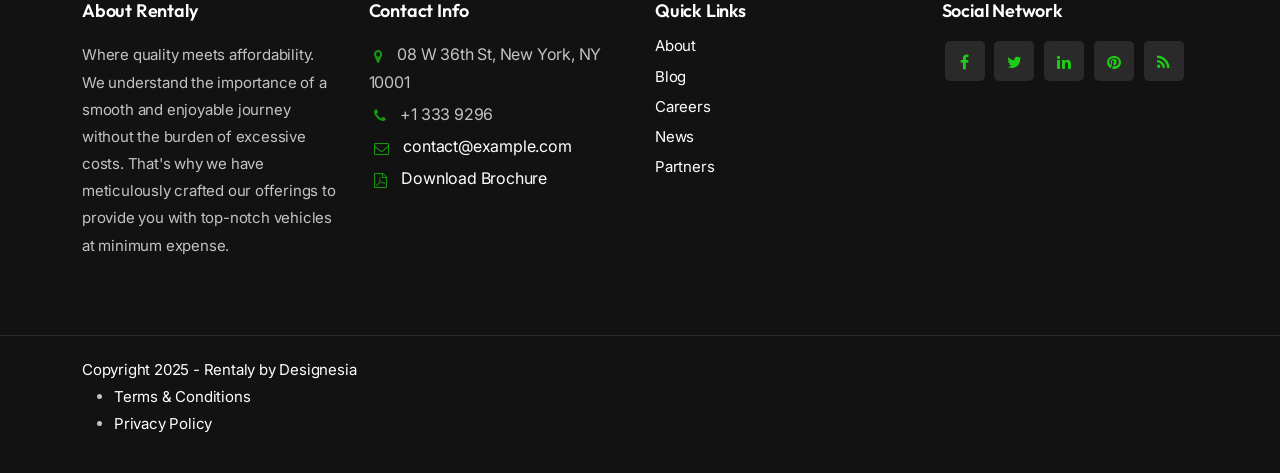
<file: Rentaly.WebUI/wwwroot/rentaly/about.html>
<!DOCTYPE html>
<html lang="zxx">

<head>
    <title>Rentaly - Multipurpose Vehicle Car Rental Website Template</title>
    <link rel="icon" href="images/icon.png" type="image/gif" sizes="16x16">
    <meta content="text/html;charset=utf-8" http-equiv="Content-Type">
    <meta content="width=device-width, initial-scale=1.0" name="viewport">
    <meta content="Rentaly - Multipurpose Vehicle Car Rental Website Template" name="description">
    <meta content="" name="keywords">
    <meta content="" name="author">
    <!-- CSS Files
    ================================================== -->
    <link href="css/bootstrap.min.css" rel="stylesheet" type="text/css" id="bootstrap">
    <link href="css/mdb.min.css" rel="stylesheet" type="text/css" id="mdb">
    <link href="css/plugins.css" rel="stylesheet" type="text/css">
    <link href="css/style.css" rel="stylesheet" type="text/css">
    <link href="css/coloring.css" rel="stylesheet" type="text/css">
    <!-- color scheme -->
    <link id="colors" href="css/colors/scheme-01.css" rel="stylesheet" type="text/css">
</head>

<body>
    <div id="wrapper">
        
        <!-- page preloader begin -->
        <div id="de-preloader"></div>
        <!-- page preloader close -->

        <!-- header begin -->
        <header class="transparent scroll-light has-topbar">
            <div id="topbar" class="topbar-dark text-light">
                <div class="container">
                    <div class="topbar-left xs-hide">
                        <div class="topbar-widget">
                            <div class="topbar-widget"><a href="#"><i class="fa fa-phone"></i>+208 333 9296</a></div>
                            <div class="topbar-widget"><a href="#"><i class="fa fa-envelope"></i>contact@rentaly.com</a></div>
                            <div class="topbar-widget"><a href="#"><i class="fa fa-clock-o"></i>Mon - Fri 08.00 - 18.00</a></div>
                        </div>
                    </div>
                
                    <div class="topbar-right">
                        <div class="social-icons">
                            <a href="#"><i class="fa fa-facebook fa-lg"></i></a>
                            <a href="#"><i class="fa fa-twitter fa-lg"></i></a>
                            <a href="#"><i class="fa fa-youtube fa-lg"></i></a>
                            <a href="#"><i class="fa fa-pinterest fa-lg"></i></a>
                            <a href="#"><i class="fa fa-instagram fa-lg"></i></a>
                        </div>
                    </div>  
                    <div class="clearfix"></div>
                </div>
            </div>
            <div class="container">
                <div class="row">
                    <div class="col-md-12">
                        <div class="de-flex sm-pt10">
                            <div class="de-flex-col">
                                <div class="de-flex-col">
                                    <!-- logo begin -->
                                    <div id="logo">
                                        <a href="index.html">
                                            <img class="logo-1" src="images/logo-light.png" alt="">
                                            <img class="logo-2" src="images/logo.png" alt="">
                                        </a>
                                    </div>
                                    <!-- logo close -->
                                </div>
                            </div>
                            <div class="de-flex-col header-col-mid">
                                <ul id="mainmenu">
                                    <li><a class="menu-item" href="index.html">Home</a>
                                        <ul>
                                            <li><a class="menu-item new" href="02_dark-index-1.html">Homepage 1 Dark</a></li>
                                            <li><a class="menu-item new" href="02_dark-index-2.html">Homepage 2 Dark</a></li>
                                            <li><a class="menu-item" href="index.html">Homepage Main</a></li>
                                            <li><a class="menu-item" href="index-2.html">Homepage 2</a></li>
                                            <li><a class="menu-item" href="index-3.html">Homepage 3</a></li>
                                            <li><a class="menu-item" href="index-4.html">Homepage 4</a></li>
                                            <li><a class="menu-item" href="index-5.html">Homepage 5</a></li>
                                            <li><a class="menu-item" href="index-6.html">Homepage 6</a></li>
                                        </ul>
                                    </li>
                                    <li><a class="menu-item" href="cars.html">Cars</a>
                                        <ul>
                                            <li><a class="menu-item" href="cars.html">Cars List 1</a></li>
                                            <li><a class="menu-item" href="02_dark-cars.html">Cars List 1 Dark</a></li>
                                            <li><a class="menu-item" href="cars-list.html">Cars List 2</a></li>
                                            <li><a class="menu-item" href="02_dark-cars-list.html">Cars List 2 Dark</a></li>
                                            <li><a class="menu-item" href="car-single.html">Cars Single</a></li>
                                            <li><a class="menu-item" href="02_dark-car-single.html">Cars Single Dark</a></li>
                                        </ul>
                                    </li>
                                    <li><a class="menu-item" href="quick-booking.html">Booking</a>
                                        <ul>
                                            <li><a class="menu-item new" href="quick-booking.html">Quick Booking</a></li>
                                            <li><a class="menu-item" href="booking.html">Booking</a></li>
                                        </ul>
                                    </li>
                                    <li><a class="menu-item" href="account-dashboard.html">My Account</a>
                                        <ul>
                                            <li><a class="menu-item" href="account-dashboard.html">Dashboard</a></li>
                                            <li><a class="menu-item" href="account-profile.html">My Profile</a></li>
                                            <li><a class="menu-item" href="account-booking.html">My Orders</a></li>
                                            <li><a class="menu-item" href="account-favorite.html">My Favorite Cars</a></li>
                                        </ul>
                                    </li>
                                    <li><a class="menu-item" href="#">Pages</a>
                                        <ul>
                                            <li><a class="menu-item" href="about.html">About Us</a></li>
                                            <li><a class="menu-item" href="contact.html">Contact</a></li>
                                            <li><a class="menu-item" href="login.html">Login</a></li>
                                            <li><a class="menu-item" href="register.html">Register</a></li>
                                            <li><a class="menu-item" href="404.html">Page 404</a></li>
                                        </ul>
                                    </li>
                                    <li><a class="menu-item" href="#">News</a>
                                        <ul>
                                            <li><a class="menu-item" href="news-standart-right-sidebar.html">News Standard</a>
                                                <ul>
                                                    <li><a class="menu-item" href="news-standart-right-sidebar.html">Right Sidebar</a></li>
                                                    <li><a class="menu-item" href="news-standart-left-sidebar.html">Left Sidebar</a></li>
                                                    <li><a class="menu-item" href="news-standart-no-sidebar.html">No Sidebar</a></li>
                                                </ul>
                                            </li>
                                            <li><a class="menu-item" href="news-grid-right-sidebar.html">News Grid</a>
                                                <ul>
                                                    <li><a class="menu-item" href="news-grid-right-sidebar.html">Right Sidebar</a></li>
                                                    <li><a class="menu-item" href="news-grid-left-sidebar.html">Left Sidebar</a></li>
                                                    <li><a class="menu-item" href="news-grid-no-sidebar.html">No Sidebar</a></li>
                                                </ul>
                                            </li>
                                        </ul>
                                    </li>
                                    <li><a class="menu-item" href="#">Elements</a>
                                        <ul>
                                            <li><a class="menu-item" href="preloader.html">Preloader</a></li>
                                            <li><a class="menu-item" href="icon-boxes.html">Icon Boxes</a></li>
                                            <li><a class="menu-item" href="badge.html">Badge</a></li>
                                            <li><a class="menu-item" href="counters.html">Counters</a></li>
                                            <li><a class="menu-item" href="gallery-popup.html">Gallery Popup</a></li>
                                            <li><a class="menu-item" href="icons-elegant.html">Icons Elegant</a></li>
                                            <li><a class="menu-item" href="icons-etline.html">Icons Etline</a></li>
                                            <li><a class="menu-item" href="icons-font-awesome.html">Icons Font Awesome</a></li>
                                            <li><a class="menu-item" href="map.html">Map</a></li>
                                            <li><a class="menu-item" href="modal.html">Modal</a></li>
                                            <li><a class="menu-item" href="popover.html">Popover</a></li>
                                            <li><a class="menu-item" href="tabs.html">Tabs</a></li>
                                            <li><a class="menu-item" href="tooltips.html">Tooltips</a></li>
                                        </ul>
                                    </li>
                                </ul>
                            </div>
                            <div class="de-flex-col">
                                <div class="menu_side_area">
                                    <a href="login.html" class="btn-main">Sign In</a>
                                    <span id="menu-btn"></span>
                                </div>
                            </div>
                        </div>
                    </div>
                </div>
            </div>
        </header>
            <!-- header close -->
        <!-- content begin -->
        <div class="no-bottom no-top zebra" id="content">
            <div id="top"></div>
            
            <!-- section begin -->
            <section id="subheader" class="jarallax text-light">
                <img src="images/background/subheader.jpg" class="jarallax-img" alt="">
                    <div class="center-y relative text-center">
                        <div class="container">
                            <div class="row">
                                <div class="col-md-12 text-center">
									<h1>About Us</h1>
                                </div>
                                <div class="clearfix"></div>
                            </div>
                        </div>
                    </div>
            </section>
            <!-- section close -->

            <section>
                <div class="container">
                    <div class="row g-5">
                        <div class="col-lg-6 wow fadeInRight">
                            <h2>We offer customers a wide range of <span class="id-color">commercial cars</span> and <span class="id-color">luxury cars</span> for any occasion.</h2>
                        </div>
                        <div class="col-lg-6 wow fadeInRight" data-wow-delay=".25s">
                            Lorem ipsum non aliquip esse do eu ad amet laboris do labore reprehenderit mollit exercitation cillum irure fugiat magna laboris aliquip adipisicing consectetur officia dolor minim ea enim amet in ut non non excepteur anim magna dolor nostrud commodo qui irure deserunt adipisicing nisi ex nostrud sunt officia in aliquip velit anim id aliqua qui do sed non ad qui sed in eu in aliqua sunt pariatur occaecat in ullamco deserunt dolor consectetur laborum non duis occaecat nulla ut sed qui sunt id ex sint sed eu excepteur minim nulla minim excepteur exercitation.
                        </div>
                    </div>
                    <div class="spacer-double"></div>
                    <div class="row text-center">
                        <div class="col-md-3 col-sm-6 mb-sm-30">
                            <div class="de_count wow fadeInUp" data-bgcolor="#f5f5f5">
                                <h3 class="timer" data-to="15425" data-speed="3000">0</h3>
                                Completed Orders
                            </div>
                        </div>
                        <div class="col-md-3 col-sm-6 mb-sm-30">
                            <div class="de_count wow fadeInUp" data-bgcolor="#f5f5f5">
                                <h3 class="timer" data-to="8745" data-speed="3000">0</h3>
                                Happy Customers
                            </div>
                        </div>
                        <div class="col-md-3 col-sm-6 mb-sm-30">
                            <div class="de_count wow fadeInUp" data-bgcolor="#f5f5f5">
                                <h3 class="timer" data-to="235" data-speed="3000">0</h3>
                                Vehicles Fleet
                            </div>
                        </div>
                        <div class="col-md-3 col-sm-6 mb-sm-30">
                            <div class="de_count wow fadeInUp" data-bgcolor="#f5f5f5">
                                <h3 class="timer" data-to="15" data-speed="3000">0</h3>
                                Years Experience
                            </div>
                        </div>
                    </div>
                </div>
            </section>

            <section aria-label="section" class="jarallax text-light">
                <img src="images/background/8.jpg" class="jarallax-img" alt="">
                <div class="container">
                    <div class="row">
                        <div class="col-md-12 text-center">
                            <h2>Board of Directors</h2>
                            <div class="spacer-20"></div>
                        </div>

                        <div class="col-lg-3 col-md-6 col-sm-6 mb30">
                            <div class="f-profile text-center">
                                <div class="fp-wrap f-invert">
                                    <div class="fpw-overlay">
                                        <div class="fpwo-wrap">
                                            <div class="fpwow-icons">
                                                <a href="#"><i class="fa fa-facebook fa-lg"></i></a>
                                                <a href="#"><i class="fa fa-twitter fa-lg"></i></a>
                                                <a href="#"><i class="fa fa-linkedin fa-lg"></i></a>
                                                <a href="#"><i class="fa fa-pinterest fa-lg"></i></a>
                                            </div>
                                        </div>
                                    </div>                                  
                                    <div class="fpw-overlay-btm"></div>
                                    <img src="images/team/1.jpg" class="fp-image img-fluid" alt="">
                                </div>

                                <h4>Fynley Wilkinson</h4>
                                Chief Creative Officer
                            </div>
                        </div>
                        
                        <div class="col-lg-3 col-md-6 col-sm-6 mb30">
                            <div class="f-profile text-center">
                                <div class="fp-wrap f-invert">
                                    <div class="fpw-overlay">
                                        <div class="fpwo-wrap">
                                            <div class="fpwow-icons">
                                                <a href="#"><i class="fa fa-facebook fa-lg"></i></a>
                                                <a href="#"><i class="fa fa-twitter fa-lg"></i></a>
                                                <a href="#"><i class="fa fa-linkedin fa-lg"></i></a>
                                                <a href="#"><i class="fa fa-pinterest fa-lg"></i></a>
                                            </div>
                                        </div>
                                    </div>                                  
                                    <div class="fpw-overlay-btm"></div>
                                    <img src="images/team/2.jpg" class="fp-image img-fluid" alt="">
                                </div>

                                <h4>Peter Welsh</h4>
                                Chief Technology Officer
                            </div>
                        </div>
                        
                        <div class="col-lg-3 col-md-6 col-sm-6 mb30">
                            <div class="f-profile text-center">
                                <div class="fp-wrap f-invert">
                                    <div class="fpw-overlay">
                                        <div class="fpwo-wrap">
                                            <div class="fpwow-icons">
                                                <a href="#"><i class="fa fa-facebook fa-lg"></i></a>
                                                <a href="#"><i class="fa fa-twitter fa-lg"></i></a>
                                                <a href="#"><i class="fa fa-linkedin fa-lg"></i></a>
                                                <a href="#"><i class="fa fa-pinterest fa-lg"></i></a>
                                            </div>
                                        </div>
                                    </div>                                  
                                    <div class="fpw-overlay-btm"></div>
                                    <img src="images/team/3.jpg" class="fp-image img-fluid" alt="">
                                </div>

                                <h4>John Shepard</h4>
                                Chief Executive Officer
                            </div>
                        </div>
                        
                        <div class="col-lg-3 col-md-6 col-sm-6 mb30">
                            <div class="f-profile text-center">
                                <div class="fp-wrap f-invert">
                                    <div class="fpw-overlay">
                                        <div class="fpwo-wrap">
                                            <div class="fpwow-icons">
                                                <a href="#"><i class="fa fa-facebook fa-lg"></i></a>
                                                <a href="#"><i class="fa fa-twitter fa-lg"></i></a>
                                                <a href="#"><i class="fa fa-linkedin fa-lg"></i></a>
                                                <a href="#"><i class="fa fa-pinterest fa-lg"></i></a>
                                            </div>
                                        </div>
                                    </div>                                  
                                    <div class="fpw-overlay-btm"></div>
                                    <img src="images/team/4.jpg" class="fp-image img-fluid" alt="">
                                </div>

                                <h4>Robyn Peel</h4>
                                Director of Finance
                            </div>
                        </div>

                    </div>
                </div>
            </section>

            <section aria-label="section">
                <div class="container">
                    <div class="row align-items-center">
                        <div class="col-lg-6 offset-lg-3 text-center">
                            <h2>Features Hilight</h2>
                            <div class="spacer-20"></div>
                        </div>
                        <div class="clearfix"></div>
                        <div class="col-lg-3">
                            <div class="box-icon s2 p-small mb20 wow fadeInRight" data-wow-delay=".5s">
                                <i class="fa bg-color fa-trophy"></i>
                                <div class="d-inner">
                                    <h4>First class services</h4>
                                    Where luxury meets exceptional care, creating unforgettable moments and exceeding your every expectation.
                                </div>
                            </div>
                            <div class="box-icon s2 p-small mb20 wow fadeInL fadeInRight" data-wow-delay=".75s">
                                <i class="fa bg-color fa-road"></i>
                                <div class="d-inner">
                                    <h4>24/7 road assistance</h4>
                                     Reliable support when you need it most, keeping you on the move with confidence and peace of mind.
                                </div>
                            </div>
                        </div>

                        <div class="col-lg-6">
                            <img src="images/misc/car.png" alt="" class="img-fluid wow fadeInUp">
                        </div>

                        <div class="col-lg-3">
                            <div class="box-icon s2 d-invert p-small mb20 wow fadeInL fadeInLeft" data-wow-delay="1s">
                                <i class="fa bg-color fa-tag"></i>
                                <div class="d-inner">
                                    <h4>Quality at Minimum Expense</h4>
                                     Unlocking affordable brilliance with elevating quality while minimizing costs for maximum value.
                                </div>
                            </div>
                            <div class="box-icon s2 d-invert p-small mb20 wow fadeInL fadeInLeft" data-wow-delay="1.25s">
                                <i class="fa bg-color fa-map-pin"></i>
                                <div class="d-inner">
                                    <h4>Free Pick-Up & Drop-Off</h4>
                                     Enjoy free pickup and drop-off services, adding an extra layer of ease to your car rental experience.
                                </div>
                            </div>
                        </div>
                    </div>
                </div>
            </section>

            <section id="section-img-with-tab">
                <div class="container">
                    <div class="row align-items-center">
                        <div class="col-lg-5 offset-lg-7">
                            
                            <h2>Only Quality For Clients</h2>
                            <div class="spacer-20"></div>
                            
                            <ul class="nav nav-pills mb-3" id="pills-tab" role="tablist">
                              <li class="nav-item" role="presentation">
                                <button class="nav-link active" id="pills-home-tab" data-bs-toggle="pill" data-bs-target="#pills-home" type="button" role="tab" aria-controls="pills-home" aria-selected="true">Luxury</button>
                              </li>
                              <li class="nav-item" role="presentation">
                                <button class="nav-link" id="pills-profile-tab" data-bs-toggle="pill" data-bs-target="#pills-profile" type="button" role="tab" aria-controls="pills-profile" aria-selected="false">Comfort</button>
                              </li>
                              <li class="nav-item" role="presentation">
                                <button class="nav-link" id="pills-contact-tab" data-bs-toggle="pill" data-bs-target="#pills-contact" type="button" role="tab" aria-controls="pills-contact" aria-selected="false">Prestige</button>
                              </li>
                            </ul>
                            <div class="tab-content" id="pills-tabContent">
                              <div class="tab-pane fade show active" id="pills-home" role="tabpanel" aria-labelledby="pills-home-tab"><p>We offer a meticulously curated collection of the most sought-after luxury vehicles on the market. Whether you prefer the sporty allure of a high-performance sports car, the sophistication of a sleek and luxurious sedan, or the versatility of a premium SUV, we have the perfect car to match your discerning taste.</p></div>
                              <div class="tab-pane fade" id="pills-profile" role="tabpanel" aria-labelledby="pills-profile-tab"><p>We prioritize your comfort and convenience throughout your journey. We understand that a comfortable ride can make a world of difference, whether you're embarking on a business trip or enjoying a leisurely vacation. That's why we offer a wide range of well-maintained, comfortable cars that cater to your specific needs.</p></div>
                              <div class="tab-pane fade" id="pills-contact" role="tabpanel" aria-labelledby="pills-contact-tab"><p>We understand that prestige goes beyond luxury. It's about making a statement, embracing sophistication, and indulging in the finer things in life. That's why we offer an exclusive selection of prestigious cars that exude elegance, style, and status.</p></div>
                            </div>
                            
                        </div>
                    </div>
                </div>

                <div class="image-container col-md-6 pull-right" data-bgimage="url(images/background/5.jpg) center"></div>
            </section>

            <section id="section-call-to-action" class="bg-color-2 pt60 pb60 text-light">
                <div class="container">
                    <div class="row align-items-center">
                        <div class="col-lg-8">
                            <h2 class="s2">Call us for further information. Rentaly customer care is here to help you anytime.</h2>
                        </div>

                        <div class="col-lg-4 text-lg-center text-sm-center">
                            <div class="phone-num-big">
                                <i class="fa fa-phone"></i>
                                <span class="pnb-text">
                                    Call Us Now
                                </span>
                                <span class="pnb-num">
                                    1 200 333 800
                                </span>
                            </div>
                            <a href="#" class="btn-main">Contact Us</a>
                        </div>
                    </div>
                </div>
            </section>
			
        </div>
        <!-- content close -->

        <a href="#" id="back-to-top"></a>
        
        <!-- footer begin -->
        <footer class="text-light">
            <div class="container">
                <div class="row g-custom-x">
                    <div class="col-lg-3">
                        <div class="widget">
                            <h5>About Rentaly</h5>
                            <p>Where quality meets affordability. We understand the importance of a smooth and enjoyable journey without the burden of excessive costs. That's why we have meticulously crafted our offerings to provide you with top-notch vehicles at minimum expense.</p>
                        </div>
                    </div>
                    
                    <div class="col-lg-3">
                        <div class="widget">
                            <h5>Contact Info</h5>
                            <address class="s1">
                                <span><i class="id-color fa fa-map-marker fa-lg"></i>08 W 36th St, New York, NY 10001</span>
                                <span><i class="id-color fa fa-phone fa-lg"></i>+1 333 9296</span>
                                <span><i class="id-color fa fa-envelope-o fa-lg"></i><a href="mailto:contact@example.com">contact@example.com</a></span>
                                <span><i class="id-color fa fa-file-pdf-o fa-lg"></i><a href="#">Download Brochure</a></span>
                            </address>
                        </div>
                    </div>

                    <div class="col-lg-3">
                        <h5>Quick Links</h5>
                        <div class="row">
                            <div class="col-lg-6">
                                <div class="widget">
                                    <ul>
                                        <li><a href="#">About</a></li>
                                        <li><a href="#">Blog</a></li>
                                        <li><a href="#">Careers</a></li>
                                        <li><a href="#">News</a></li>
                                        <li><a href="#">Partners</a></li>
                                    </ul>
                                </div>
                            </div>
                        </div>
                    </div>

                    <div class="col-lg-3">
                        <div class="widget">
                            <h5>Social Network</h5>
                            <div class="social-icons">
                                <a href="#"><i class="fa fa-facebook fa-lg"></i></a>
                                <a href="#"><i class="fa fa-twitter fa-lg"></i></a>
                                <a href="#"><i class="fa fa-linkedin fa-lg"></i></a>
                                <a href="#"><i class="fa fa-pinterest fa-lg"></i></a>
                                <a href="#"><i class="fa fa-rss fa-lg"></i></a>
                            </div>
                        </div>    
                    </div>
                </div>
            </div>
            <div class="subfooter">
                <div class="container">
                    <div class="row">
                        <div class="col-md-12">
                            <div class="de-flex">
                                <div class="de-flex-col">
                                    <a href="index.html">
                                        Copyright 2025 - Rentaly by Designesia
                                    </a>
                                </div>
                                <ul class="menu-simple">
                                    <li><a href="#">Terms &amp; Conditions</a></li>
                                    <li><a href="#">Privacy Policy</a></li>
                                </ul>
                            </div>
                        </div>
                    </div>
                </div>
            </div>
        </footer>
        <!-- footer close -->
        
    </div>


    <!-- Javascript Files
    ================================================== -->
    <script src="js/plugins.js"></script>
    <script src="js/designesia.js"></script>

</body>

</html>
</file>
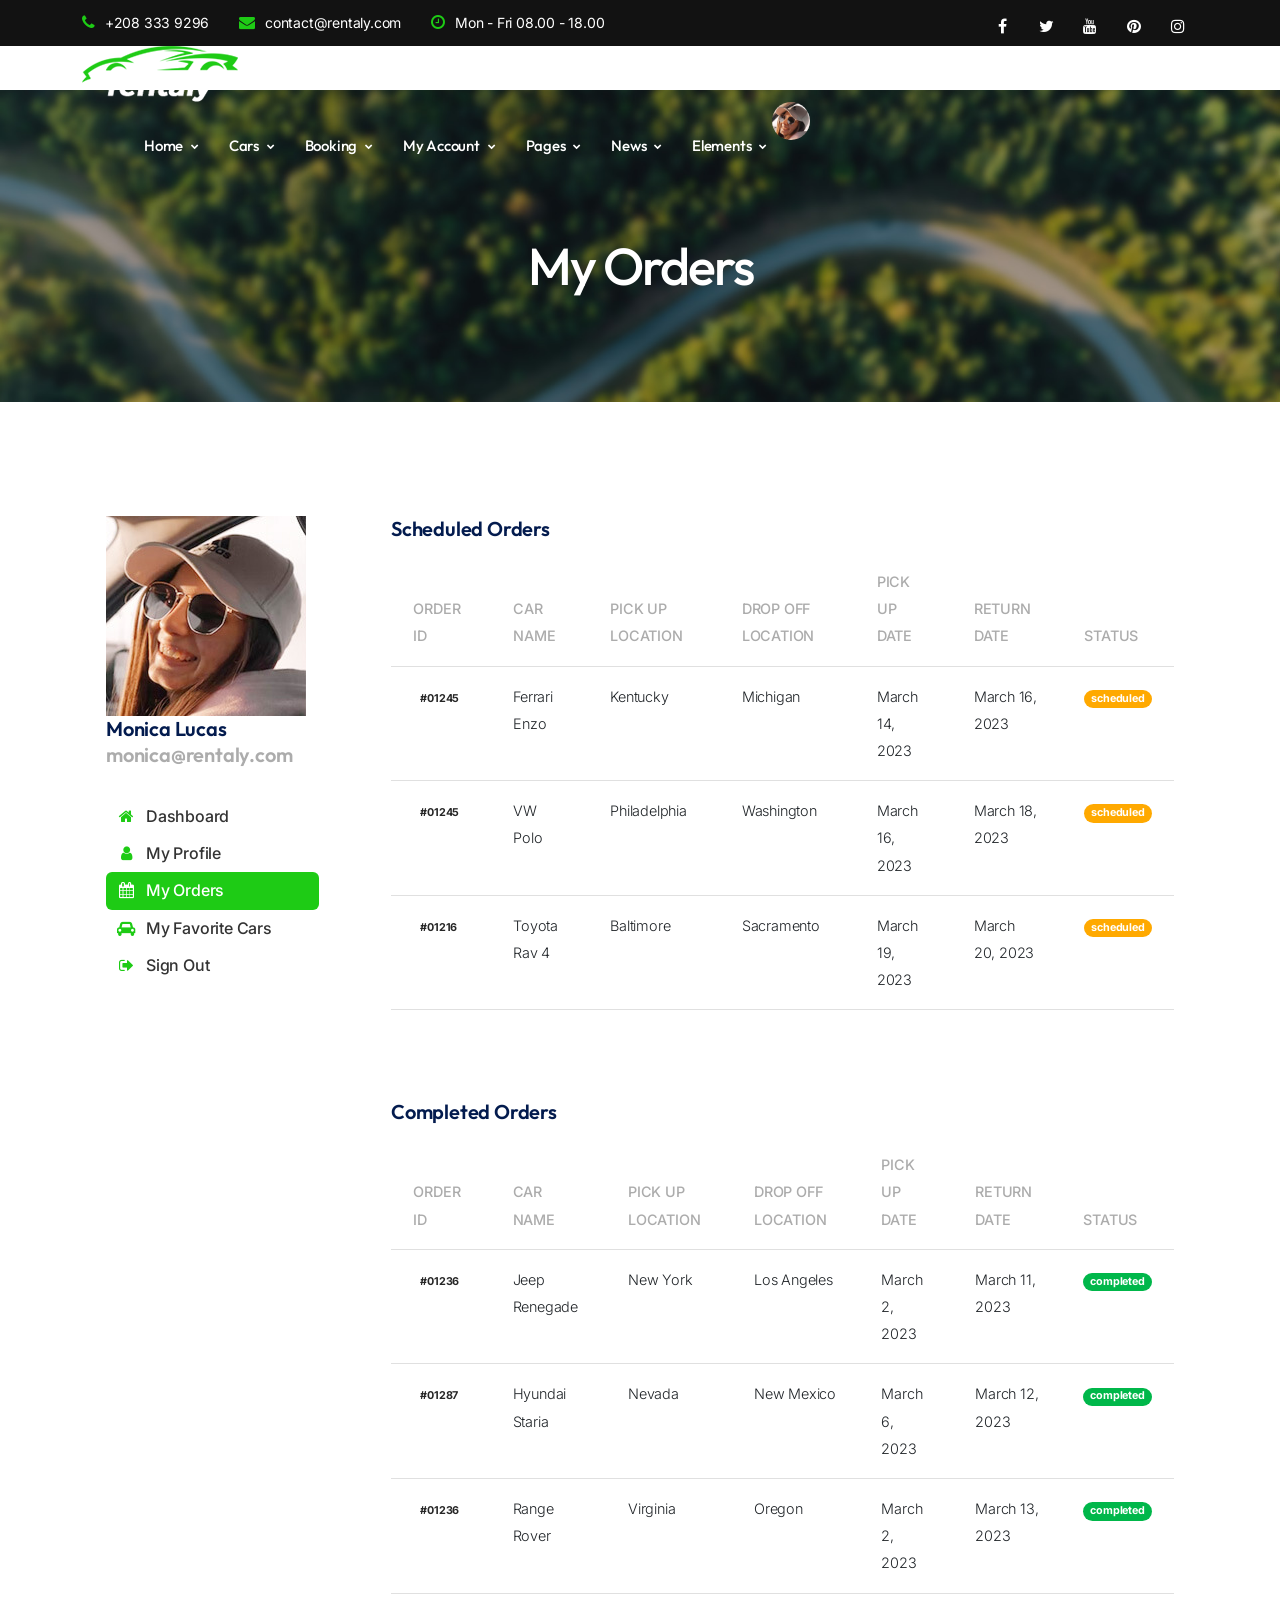
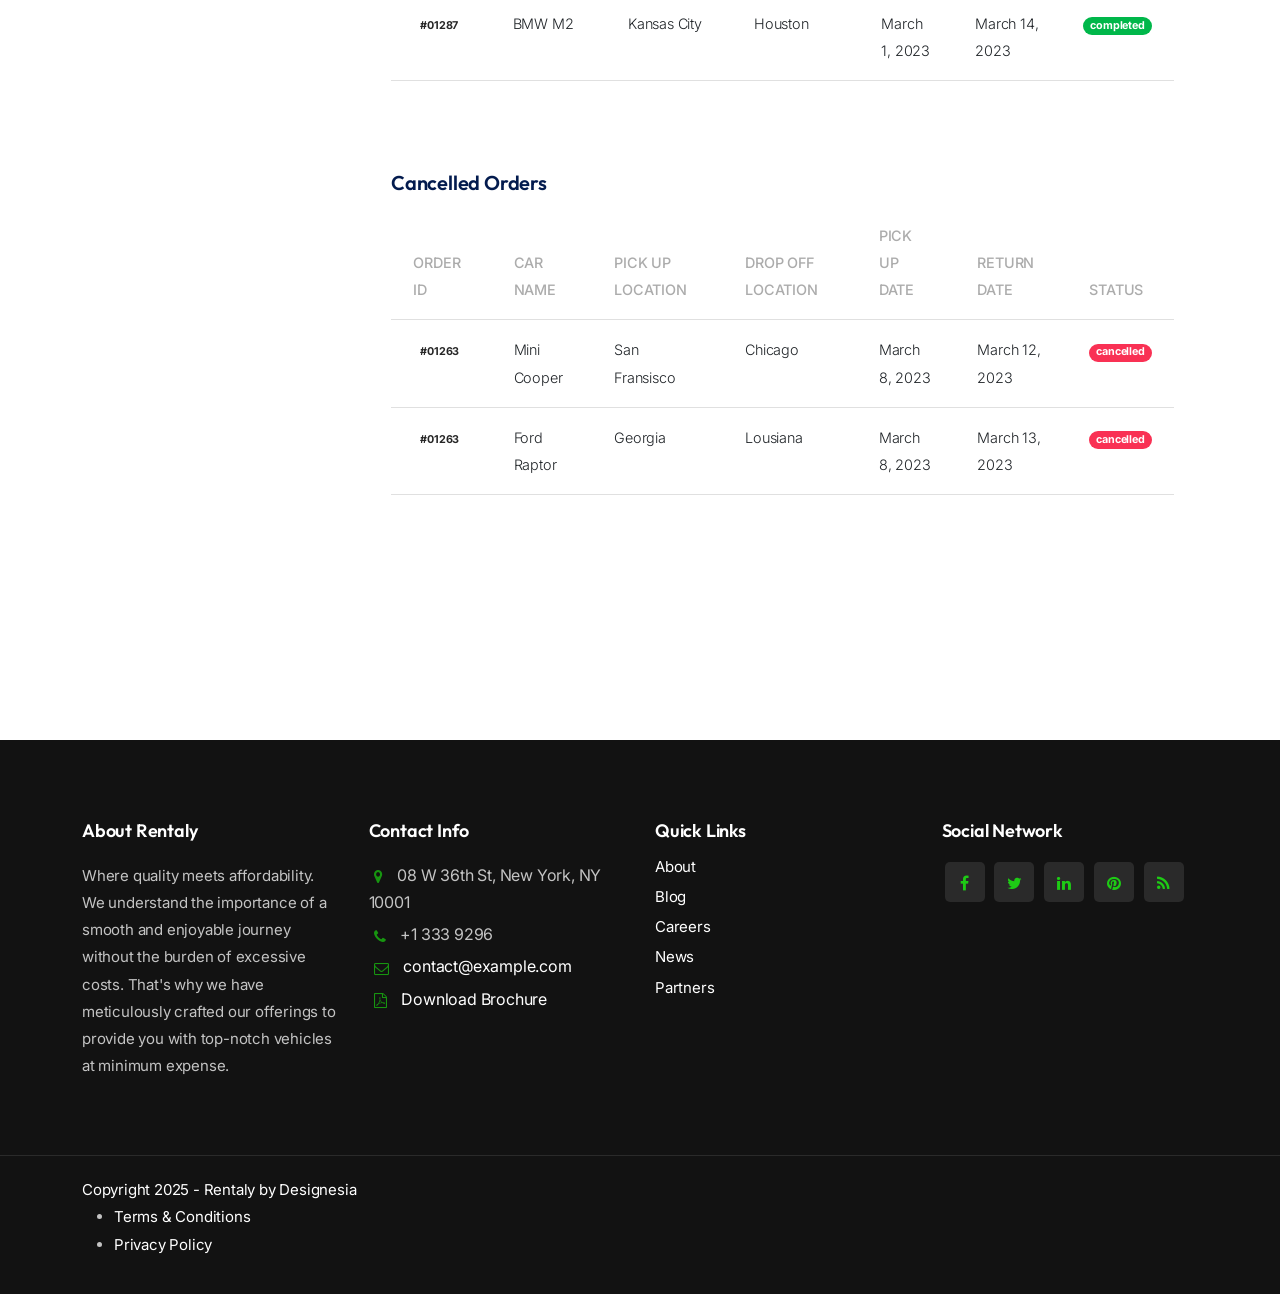
<file: Rentaly.WebUI/wwwroot/rentaly/account-booking.html>
<!DOCTYPE html>
<html lang="zxx">

<head>
    <title>Rentaly - Multipurpose Vehicle Car Rental Website Template</title>
    <link rel="icon" href="images/icon.png" type="image/gif" sizes="16x16">
    <meta content="text/html;charset=utf-8" http-equiv="Content-Type">
    <meta content="width=device-width, initial-scale=1.0" name="viewport">
    <meta content="Rentaly - Multipurpose Vehicle Car Rental Website Template" name="description">
    <meta content="" name="keywords">
    <meta content="" name="author">
    <!-- CSS Files
    ================================================== -->
    <link href="css/bootstrap.min.css" rel="stylesheet" type="text/css" id="bootstrap">
    <link href="css/mdb.min.css" rel="stylesheet" type="text/css" id="mdb">
    <link href="css/plugins.css" rel="stylesheet" type="text/css">
    <link href="css/style.css" rel="stylesheet" type="text/css">
    <link href="css/coloring.css" rel="stylesheet" type="text/css">
    <!-- color scheme -->
    <link id="colors" href="css/colors/scheme-01.css" rel="stylesheet" type="text/css">
</head>

<body>
    <div id="wrapper">
        
        <!-- page preloader begin -->
        <div id="de-preloader"></div>
        <!-- page preloader close -->

        <!-- header begin -->
        <header class="transparent scroll-light has-topbar">
            <div id="topbar" class="topbar-dark text-light">
                <div class="container">
                    <div class="topbar-left xs-hide">
                        <div class="topbar-widget">
                            <div class="topbar-widget"><a href="#"><i class="fa fa-phone"></i>+208 333 9296</a></div>
                            <div class="topbar-widget"><a href="#"><i class="fa fa-envelope"></i>contact@rentaly.com</a></div>
                            <div class="topbar-widget"><a href="#"><i class="fa fa-clock-o"></i>Mon - Fri 08.00 - 18.00</a></div>
                        </div>
                    </div>
                
                    <div class="topbar-right">
                        <div class="social-icons">
                            <a href="#"><i class="fa fa-facebook fa-lg"></i></a>
                            <a href="#"><i class="fa fa-twitter fa-lg"></i></a>
                            <a href="#"><i class="fa fa-youtube fa-lg"></i></a>
                            <a href="#"><i class="fa fa-pinterest fa-lg"></i></a>
                            <a href="#"><i class="fa fa-instagram fa-lg"></i></a>
                        </div>
                    </div>  
                    <div class="clearfix"></div>
                </div>
            </div>
            <div class="container">
                <div class="row">
                    <div class="col-md-12">
                        <div class="de-flex sm-pt10">
                            <div class="de-flex-col">
                                <div class="de-flex-col">
                                    <!-- logo begin -->
                                    <div id="logo">
                                        <a href="index.html">
                                            <img class="logo-1" src="images/logo-light.png" alt="">
                                            <img class="logo-2" src="images/logo.png" alt="">
                                        </a>
                                    </div>
                                    <!-- logo close -->
                                </div>
                            </div>
                            <div class="de-flex-col header-col-mid">
                                <ul id="mainmenu">
                                    <li><a class="menu-item" href="index.html">Home</a>
                                        <ul>
                                            <li><a class="menu-item new" href="02_dark-index-1.html">Homepage 1 Dark</a></li>
                                            <li><a class="menu-item new" href="02_dark-index-2.html">Homepage 2 Dark</a></li>
                                            <li><a class="menu-item" href="index.html">Homepage Main</a></li>
                                            <li><a class="menu-item" href="index-2.html">Homepage 2</a></li>
                                            <li><a class="menu-item" href="index-3.html">Homepage 3</a></li>
                                            <li><a class="menu-item" href="index-4.html">Homepage 4</a></li>
                                            <li><a class="menu-item" href="index-5.html">Homepage 5</a></li>
                                            <li><a class="menu-item" href="index-6.html">Homepage 6</a></li>
                                        </ul>
                                    </li>
                                    <li><a class="menu-item" href="cars.html">Cars</a>
                                        <ul>
                                            <li><a class="menu-item" href="cars.html">Cars List 1</a></li>
                                            <li><a class="menu-item" href="02_dark-cars.html">Cars List 1 Dark</a></li>
                                            <li><a class="menu-item" href="cars-list.html">Cars List 2</a></li>
                                            <li><a class="menu-item" href="02_dark-cars-list.html">Cars List 2 Dark</a></li>
                                            <li><a class="menu-item" href="car-single.html">Cars Single</a></li>
                                            <li><a class="menu-item" href="02_dark-car-single.html">Cars Single Dark</a></li>
                                        </ul>
                                    </li>
                                    <li><a class="menu-item" href="quick-booking.html">Booking</a>
                                        <ul>
                                            <li><a class="menu-item new" href="quick-booking.html">Quick Booking</a></li>
                                            <li><a class="menu-item" href="booking.html">Booking</a></li>
                                        </ul>
                                    </li>
                                    <li><a class="menu-item" href="account-dashboard.html">My Account</a>
                                        <ul>
                                            <li><a class="menu-item" href="account-dashboard.html">Dashboard</a></li>
                                            <li><a class="menu-item" href="account-profile.html">My Profile</a></li>
                                            <li><a class="menu-item" href="account-booking.html">My Orders</a></li>
                                            <li><a class="menu-item" href="account-favorite.html">My Favorite Cars</a></li>
                                        </ul>
                                    </li>
                                    <li><a class="menu-item" href="#">Pages</a>
                                        <ul>
                                            <li><a class="menu-item" href="about.html">About Us</a></li>
                                            <li><a class="menu-item" href="contact.html">Contact</a></li>
                                            <li><a class="menu-item" href="login.html">Login</a></li>
                                            <li><a class="menu-item" href="register.html">Register</a></li>
                                            <li><a class="menu-item" href="404.html">Page 404</a></li>
                                        </ul>
                                    </li>
                                    <li><a class="menu-item" href="#">News</a>
                                        <ul>
                                            <li><a class="menu-item" href="news-standart-right-sidebar.html">News Standard</a>
                                                <ul>
                                                    <li><a class="menu-item" href="news-standart-right-sidebar.html">Right Sidebar</a></li>
                                                    <li><a class="menu-item" href="news-standart-left-sidebar.html">Left Sidebar</a></li>
                                                    <li><a class="menu-item" href="news-standart-no-sidebar.html">No Sidebar</a></li>
                                                </ul>
                                            </li>
                                            <li><a class="menu-item" href="news-grid-right-sidebar.html">News Grid</a>
                                                <ul>
                                                    <li><a class="menu-item" href="news-grid-right-sidebar.html">Right Sidebar</a></li>
                                                    <li><a class="menu-item" href="news-grid-left-sidebar.html">Left Sidebar</a></li>
                                                    <li><a class="menu-item" href="news-grid-no-sidebar.html">No Sidebar</a></li>
                                                </ul>
                                            </li>
                                        </ul>
                                    </li>
                                    <li><a class="menu-item" href="#">Elements</a>
                                        <ul>
                                            <li><a class="menu-item" href="preloader.html">Preloader</a></li>
                                            <li><a class="menu-item" href="icon-boxes.html">Icon Boxes</a></li>
                                            <li><a class="menu-item" href="badge.html">Badge</a></li>
                                            <li><a class="menu-item" href="counters.html">Counters</a></li>
                                            <li><a class="menu-item" href="gallery-popup.html">Gallery Popup</a></li>
                                            <li><a class="menu-item" href="icons-elegant.html">Icons Elegant</a></li>
                                            <li><a class="menu-item" href="icons-etline.html">Icons Etline</a></li>
                                            <li><a class="menu-item" href="icons-font-awesome.html">Icons Font Awesome</a></li>
                                            <li><a class="menu-item" href="map.html">Map</a></li>
                                            <li><a class="menu-item" href="modal.html">Modal</a></li>
                                            <li><a class="menu-item" href="popover.html">Popover</a></li>
                                            <li><a class="menu-item" href="tabs.html">Tabs</a></li>
                                            <li><a class="menu-item" href="tooltips.html">Tooltips</a></li>
                                        </ul>
                                    </li>
                                </ul>
                            </div>
                            <div class="de-flex-col">
                                <div class="menu_side_area">
                                    <div class="de-login-menu">

                                        <span id="de-click-menu-profile" class="de-menu-profile">                           
                                            <img src="images/profile/1.jpg" class="img-fluid" alt="">
                                        </span>

                                        

                                        <div id="de-submenu-profile" class="de-submenu">
                                            <div class="d-name">
                                                <h4>Monica Lucas</h4>
                                                <span class="text-gray">monica@rentaly.com</span>
                                            </div>

                                            <div class="d-line"></div>

                                            <ul class="menu-col">
                                                <li><a href="account-dashboard.html"><i class="fa fa-home"></i>Dashboard</a></li>
                                                <li><a href="account-profile.html"><i class="fa fa-user"></i>My Profile</a></li>
                                                <li><a href="account-booking.html"><i class="fa fa-calendar"></i>My Orders</a></li>
                                                <li><a href="account-favorite.html"><i class="fa fa-car"></i>My Favorite Cars</a></li>
                                                <li><a href="login.html"><i class="fa fa-sign-out"></i>Sign Out</a></li>
                                            </ul>
                                        </div>
                                        <span id="menu-btn"></span>
                                    </div>
                                </div>
                            </div>
                        </div>
                    </div>
                </div>
            </div>
        </header>
            <!-- header close -->
        <!-- content begin -->
        <div class="no-bottom no-top zebra" id="content">
            <div id="top"></div>
            
            <!-- section begin -->
            <section id="subheader" class="jarallax text-light">
                <img src="images/background/14.jpg" class="jarallax-img" alt="">
                    <div class="center-y relative text-center">
                        <div class="container">
                            <div class="row">
                                <div class="col-md-12 text-center">
									<h1>My Orders</h1>
                                </div>
                                <div class="clearfix"></div>
                            </div>
                        </div>
                    </div>
            </section>
            <!-- section close -->

            <section id="section-settings" class="bg-gray-100">
                <div class="container">
                    <div class="row">
                        <div class="col-lg-3 mb30">
                            <div class="card p-4 rounded-5">
                                <div class="profile_avatar">
                                    <div class="profile_img">
                                        <img src="images/profile/1.jpg" alt="">
                                    </div>
                                    <div class="profile_name">
                                        <h4>
                                            Monica Lucas                                                
                                            <span class="profile_username text-gray">monica@rentaly.com</span>
                                        </h4>
                                    </div>
                                </div>
                                <div class="spacer-20"></div>
                                <ul class="menu-col">
                                    <li><a href="account-dashboard.html"><i class="fa fa-home"></i>Dashboard</a></li>
                                    <li><a href="account-profile.html"><i class="fa fa-user"></i>My Profile</a></li>
                                    <li><a href="" class="active"><i class="fa fa-calendar"></i>My Orders</a></li>
                                    <li><a href="account-favorite.html"><i class="fa fa-car"></i>My Favorite Cars</a></li>
                                    <li><a href="login.html"><i class="fa fa-sign-out"></i>Sign Out</a></li>
                                </ul>
                            </div>
                        </div>

                        <div class="col-lg-9">

                            <div class="card p-4 rounded-5 mb25">
                                <h4>Scheduled Orders</h4>

                                <table class="table de-table">
                                  <thead>
                                    <tr>
                                      <th scope="col"><span class="text-uppercase fs-12 text-gray">Order ID</span></th>
                                      <th scope="col"><span class="text-uppercase fs-12 text-gray">Car Name</span></th>
                                      <th scope="col"><span class="text-uppercase fs-12 text-gray">Pick Up Location</span></th>
                                      <th scope="col"><span class="text-uppercase fs-12 text-gray">Drop Off Location</span></th>
                                      <th scope="col"><span class="text-uppercase fs-12 text-gray">Pick Up Date</span></th>
                                      <th scope="col"><span class="text-uppercase fs-12 text-gray">Return Date</span></th>
                                      <th scope="col"><span class="text-uppercase fs-12 text-gray">Status</span></th>
                                    </tr>
                                  </thead>
                                  <tbody>
                                    <tr>
                                      <td><span class="d-lg-none d-sm-block">Order ID</span><div class="badge bg-gray-100 text-dark">#01245</div></td>
                                      <td><span class="d-lg-none d-sm-block">Car Name</span><span class="bold">Ferrari Enzo</span></td>
                                      <td><span class="d-lg-none d-sm-block">Pick Up Location</span>Kentucky</td>
                                      <td><span class="d-lg-none d-sm-block">Drop Off Location</span>Michigan</td>
                                      <td><span class="d-lg-none d-sm-block">Pick Up Date</span>March 14, 2023</td>
                                      <td><span class="d-lg-none d-sm-block">Return Date</span>March 16, 2023</td>
                                      <td><div class="badge rounded-pill bg-warning">scheduled</div></td>
                                    </tr>
                                    <tr>
                                      <td><span class="d-lg-none d-sm-block">Order ID</span><div class="badge bg-gray-100 text-dark">#01245</div></td>
                                      <td><span class="d-lg-none d-sm-block">Car Name</span><span class="bold">VW Polo</span></td>
                                      <td><span class="d-lg-none d-sm-block">Pick Up Location</span>Philadelphia</td>
                                      <td><span class="d-lg-none d-sm-block">Drop Off Location</span>Washington</td>
                                      <td><span class="d-lg-none d-sm-block">Pick Up Date</span>March 16, 2023</td>
                                      <td><span class="d-lg-none d-sm-block">Return Date</span>March 18, 2023</td>
                                      <td><div class="badge rounded-pill bg-warning">scheduled</div></td>
                                    </tr>
                                    <tr>
                                      <td><span class="d-lg-none d-sm-block">Order ID</span><div class="badge bg-gray-100 text-dark">#01216</div></td>
                                      <td><span class="d-lg-none d-sm-block">Car Name</span><span class="bold">Toyota Rav 4</span></td>
                                      <td><span class="d-lg-none d-sm-block">Pick Up Location</span>Baltimore</td>
                                      <td><span class="d-lg-none d-sm-block">Drop Off Location</span>Sacramento</td>
                                      <td><span class="d-lg-none d-sm-block">Pick Up Date</span>March 19, 2023</td>
                                      <td><span class="d-lg-none d-sm-block">Return Date</span>March 20, 2023</td>
                                      <td><div class="badge rounded-pill bg-warning">scheduled</div></td>
                                    </tr>
                                  </tbody>
                                </table>
                            </div>

                            <div class="card p-4 rounded-5 mb25">
                                <h4>Completed Orders</h4>

                                <table class="table de-table">
                                  <thead>
                                    <tr>
                                      <th scope="col"><span class="text-uppercase fs-12 text-gray">Order ID</span></th>
                                      <th scope="col"><span class="text-uppercase fs-12 text-gray">Car Name</span></th>
                                      <th scope="col"><span class="text-uppercase fs-12 text-gray">Pick Up Location</span></th>
                                      <th scope="col"><span class="text-uppercase fs-12 text-gray">Drop Off Location</span></th>
                                      <th scope="col"><span class="text-uppercase fs-12 text-gray">Pick Up Date</span></th>
                                      <th scope="col"><span class="text-uppercase fs-12 text-gray">Return Date</span></th>
                                      <th scope="col"><span class="text-uppercase fs-12 text-gray">Status</span></th>
                                    </tr>
                                  </thead>
                                  <tbody>
                                    <tr>
                                      <td><span class="d-lg-none d-sm-block">Order ID</span><div class="badge bg-gray-100 text-dark">#01236</div></td>
                                      <td><span class="d-lg-none d-sm-block">Car Name</span><span class="bold">Jeep Renegade</span></td>
                                      <td><span class="d-lg-none d-sm-block">Pick Up Location</span>New York</td>
                                      <td><span class="d-lg-none d-sm-block">Drop Off Location</span>Los Angeles</td>
                                      <td><span class="d-lg-none d-sm-block">Pick Up Date</span>March 2, 2023</td>
                                      <td><span class="d-lg-none d-sm-block">Return Date</span>March 11, 2023</td>
                                      <td><div class="badge rounded-pill bg-success">completed</div></td>
                                    </tr>
                                    <tr>
                                      <td><span class="d-lg-none d-sm-block">Order ID</span><div class="badge bg-gray-100 text-dark">#01287</div></td>
                                      <td><span class="d-lg-none d-sm-block">Car Name</span><span class="bold">Hyundai Staria</span></td>
                                      <td><span class="d-lg-none d-sm-block">Pick Up Location</span>Nevada</td>
                                      <td><span class="d-lg-none d-sm-block">Drop Off Location</span>New Mexico</td>
                                      <td><span class="d-lg-none d-sm-block">Pick Up Date</span>March 6, 2023</td>
                                      <td><span class="d-lg-none d-sm-block">Return Date</span>March 12, 2023</td>
                                      <td><div class="badge rounded-pill bg-success">completed</div></td>
                                    </tr>
                                    <tr>
                                      <td><span class="d-lg-none d-sm-block">Order ID</span><div class="badge bg-gray-100 text-dark">#01236</div></td>
                                      <td><span class="d-lg-none d-sm-block">Car Name</span><span class="bold">Range Rover</span></td>
                                      <td><span class="d-lg-none d-sm-block">Pick Up Location</span>Virginia</td>
                                      <td><span class="d-lg-none d-sm-block">Drop Off Location</span>Oregon</td>
                                      <td><span class="d-lg-none d-sm-block">Pick Up Date</span>March 2, 2023</td>
                                      <td><span class="d-lg-none d-sm-block">Return Date</span>March 13, 2023</td>
                                      <td><div class="badge rounded-pill bg-success">completed</div></td>
                                    </tr>
                                    <tr>
                                      <td><span class="d-lg-none d-sm-block">Order ID</span><div class="badge bg-gray-100 text-dark">#01287</div></td>
                                      <td><span class="d-lg-none d-sm-block">Car Name</span><span class="bold">BMW M2</span></td>
                                      <td><span class="d-lg-none d-sm-block">Pick Up Location</span>Kansas City</td>
                                      <td><span class="d-lg-none d-sm-block">Drop Off Location</span>Houston</td>
                                      <td><span class="d-lg-none d-sm-block">Pick Up Date</span>March 1, 2023</td>
                                      <td><span class="d-lg-none d-sm-block">Return Date</span>March 14, 2023</td>
                                      <td><div class="badge rounded-pill bg-success">completed</div></td>
                                    </tr>
                                  </tbody>
                                </table>
                            </div>

                            <div class="card p-4 rounded-5 mb25">
                                <h4>Cancelled Orders</h4>

                                <table class="table de-table">
                                  <thead>
                                    <tr>
                                      <th scope="col"><span class="text-uppercase fs-12 text-gray">Order ID</span></th>
                                      <th scope="col"><span class="text-uppercase fs-12 text-gray">Car Name</span></th>
                                      <th scope="col"><span class="text-uppercase fs-12 text-gray">Pick Up Location</span></th>
                                      <th scope="col"><span class="text-uppercase fs-12 text-gray">Drop Off Location</span></th>
                                      <th scope="col"><span class="text-uppercase fs-12 text-gray">Pick Up Date</span></th>
                                      <th scope="col"><span class="text-uppercase fs-12 text-gray">Return Date</span></th>
                                      <th scope="col"><span class="text-uppercase fs-12 text-gray">Status</span></th>
                                    </tr>
                                  </thead>
                                  <tbody>
                                    <tr>
                                      <td><span class="d-lg-none d-sm-block">Order ID</span><div class="badge bg-gray-100 text-dark">#01263</div></td>
                                      <td><span class="d-lg-none d-sm-block">Car Name</span><span class="bold">Mini Cooper</span></td>
                                      <td><span class="d-lg-none d-sm-block">Pick Up Location</span>San Fransisco</td>
                                      <td><span class="d-lg-none d-sm-block">Drop Off Location</span>Chicago</td>
                                      <td><span class="d-lg-none d-sm-block">Pick Up Date</span>March 8, 2023</td>
                                      <td><span class="d-lg-none d-sm-block">Return Date</span>March 12, 2023</td>
                                      <td><div class="badge rounded-pill bg-danger">cancelled</div></td>
                                    </tr>
                                    <tr>
                                      <td><span class="d-lg-none d-sm-block">Order ID</span><div class="badge bg-gray-100 text-dark">#01263</div></td>
                                      <td><span class="d-lg-none d-sm-block">Car Name</span><span class="bold">Ford Raptor</span></td>
                                      <td><span class="d-lg-none d-sm-block">Pick Up Location</span>Georgia</td>
                                      <td><span class="d-lg-none d-sm-block">Drop Off Location</span>Lousiana</td>
                                      <td><span class="d-lg-none d-sm-block">Pick Up Date</span>March 8, 2023</td>
                                      <td><span class="d-lg-none d-sm-block">Return Date</span>March 13, 2023</td>
                                      <td><div class="badge rounded-pill bg-danger">cancelled</div></td>
                                    </tr>
                                  </tbody>
                                </table>
                            </div>
                        </div>
                    </div>
                </div>
            </section>
			
			
        </div>
        <!-- content close -->

        <a href="#" id="back-to-top"></a>
        
        <!-- footer begin -->
        <footer class="text-light">
            <div class="container">
                <div class="row g-custom-x">
                    <div class="col-lg-3">
                        <div class="widget">
                            <h5>About Rentaly</h5>
                            <p>Where quality meets affordability. We understand the importance of a smooth and enjoyable journey without the burden of excessive costs. That's why we have meticulously crafted our offerings to provide you with top-notch vehicles at minimum expense.</p>
                        </div>
                    </div>
                    
                    <div class="col-lg-3">
                        <div class="widget">
                            <h5>Contact Info</h5>
                            <address class="s1">
                                <span><i class="id-color fa fa-map-marker fa-lg"></i>08 W 36th St, New York, NY 10001</span>
                                <span><i class="id-color fa fa-phone fa-lg"></i>+1 333 9296</span>
                                <span><i class="id-color fa fa-envelope-o fa-lg"></i><a href="mailto:contact@example.com">contact@example.com</a></span>
                                <span><i class="id-color fa fa-file-pdf-o fa-lg"></i><a href="#">Download Brochure</a></span>
                            </address>
                        </div>
                    </div>

                    <div class="col-lg-3">
                        <h5>Quick Links</h5>
                        <div class="row">
                            <div class="col-lg-6">
                                <div class="widget">
                                    <ul>
                                        <li><a href="#">About</a></li>
                                        <li><a href="#">Blog</a></li>
                                        <li><a href="#">Careers</a></li>
                                        <li><a href="#">News</a></li>
                                        <li><a href="#">Partners</a></li>
                                    </ul>
                                </div>
                            </div>
                        </div>
                    </div>

                    <div class="col-lg-3">
                        <div class="widget">
                            <h5>Social Network</h5>
                            <div class="social-icons">
                                <a href="#"><i class="fa fa-facebook fa-lg"></i></a>
                                <a href="#"><i class="fa fa-twitter fa-lg"></i></a>
                                <a href="#"><i class="fa fa-linkedin fa-lg"></i></a>
                                <a href="#"><i class="fa fa-pinterest fa-lg"></i></a>
                                <a href="#"><i class="fa fa-rss fa-lg"></i></a>
                            </div>
                        </div>    
                    </div>
                </div>
            </div>
            <div class="subfooter">
                <div class="container">
                    <div class="row">
                        <div class="col-md-12">
                            <div class="de-flex">
                                <div class="de-flex-col">
                                    <a href="index.html">
                                        Copyright 2025 - Rentaly by Designesia
                                    </a>
                                </div>
                                <ul class="menu-simple">
                                    <li><a href="#">Terms &amp; Conditions</a></li>
                                    <li><a href="#">Privacy Policy</a></li>
                                </ul>
                            </div>
                        </div>
                    </div>
                </div>
            </div>
        </footer>
        <!-- footer close -->
        
    </div>


    <!-- Javascript Files
    ================================================== -->
    <script src="js/plugins.js"></script>
    <script src="js/designesia.js"></script>

</body>

</html>
</file>
<file: Rentaly.WebUI/wwwroot/rentaly/fonts/et-line-font/style.css>
@font-face {
	font-family: 'et-line';
	src:url('fonts/et-line.eot');
	src:url('fonts/et-line.eot?#iefix') format('embedded-opentype'),
		url('fonts/et-line.woff') format('woff'),
		url('fonts/et-line.ttf') format('truetype'),
		url('fonts/et-line.svg#et-line') format('svg');
	font-weight: normal;
	font-style: normal;
}

/* Use the following CSS code if you want to use data attributes for inserting your icons */
[data-icon]:before {
	font-family: 'et-line';
	content: attr(data-icon);
	speak: none;
	font-weight: normal;
	font-variant: normal;
	text-transform: none;
	line-height: 1;
	-webkit-font-smoothing: antialiased;
	-moz-osx-font-smoothing: grayscale;
	display:inline-block;
}

/* Use the following CSS code if you want to have a class per icon */
/*
Instead of a list of all class selectors,
you can use the generic selector below, but it's slower:
[class*="icon-"] {
*/
.icon-mobile, .icon-laptop, .icon-desktop, .icon-tablet, .icon-phone, .icon-document, .icon-documents, .icon-search, .icon-clipboard, .icon-newspaper, .icon-notebook, .icon-book-open, .icon-browser, .icon-calendar, .icon-presentation, .icon-picture, .icon-pictures, .icon-video, .icon-camera, .icon-printer, .icon-toolbox, .icon-briefcase, .icon-wallet, .icon-gift, .icon-bargraph, .icon-grid, .icon-expand, .icon-focus, .icon-edit, .icon-adjustments, .icon-ribbon, .icon-hourglass, .icon-lock, .icon-megaphone, .icon-shield, .icon-trophy, .icon-flag, .icon-map, .icon-puzzle, .icon-basket, .icon-envelope, .icon-streetsign, .icon-telescope, .icon-gears, .icon-key, .icon-paperclip, .icon-attachment, .icon-pricetags, .icon-lightbulb, .icon-layers, .icon-pencil, .icon-tools, .icon-tools-2, .icon-scissors, .icon-paintbrush, .icon-magnifying-glass, .icon-circle-compass, .icon-linegraph, .icon-mic, .icon-strategy, .icon-beaker, .icon-caution, .icon-recycle, .icon-anchor, .icon-profile-male, .icon-profile-female, .icon-bike, .icon-wine, .icon-hotairballoon, .icon-globe, .icon-genius, .icon-map-pin, .icon-dial, .icon-chat, .icon-heart, .icon-cloud, .icon-upload, .icon-download, .icon-target, .icon-hazardous, .icon-piechart, .icon-speedometer, .icon-global, .icon-compass, .icon-lifesaver, .icon-clock, .icon-aperture, .icon-quote, .icon-scope, .icon-alarmclock, .icon-refresh, .icon-happy, .icon-sad, .icon-facebook, .icon-twitter, .icon-googleplus, .icon-rss, .icon-tumblr, .icon-linkedin, .icon-dribbble {
	font-family: 'et-line';
	speak: none;
	font-style: normal;
	font-weight: normal;
	font-variant: normal;
	text-transform: none;
	line-height: 1;
	-webkit-font-smoothing: antialiased;
	-moz-osx-font-smoothing: grayscale;
	display:inline-block;
}
.icon-mobile:before {
	content: "\e000";
}
.icon-laptop:before {
	content: "\e001";
}
.icon-desktop:before {
	content: "\e002";
}
.icon-tablet:before {
	content: "\e003";
}
.icon-phone:before {
	content: "\e004";
}
.icon-document:before {
	content: "\e005";
}
.icon-documents:before {
	content: "\e006";
}
.icon-search:before {
	content: "\e007";
}
.icon-clipboard:before {
	content: "\e008";
}
.icon-newspaper:before {
	content: "\e009";
}
.icon-notebook:before {
	content: "\e00a";
}
.icon-book-open:before {
	content: "\e00b";
}
.icon-browser:before {
	content: "\e00c";
}
.icon-calendar:before {
	content: "\e00d";
}
.icon-presentation:before {
	content: "\e00e";
}
.icon-picture:before {
	content: "\e00f";
}
.icon-pictures:before {
	content: "\e010";
}
.icon-video:before {
	content: "\e011";
}
.icon-camera:before {
	content: "\e012";
}
.icon-printer:before {
	content: "\e013";
}
.icon-toolbox:before {
	content: "\e014";
}
.icon-briefcase:before {
	content: "\e015";
}
.icon-wallet:before {
	content: "\e016";
}
.icon-gift:before {
	content: "\e017";
}
.icon-bargraph:before {
	content: "\e018";
}
.icon-grid:before {
	content: "\e019";
}
.icon-expand:before {
	content: "\e01a";
}
.icon-focus:before {
	content: "\e01b";
}
.icon-edit:before {
	content: "\e01c";
}
.icon-adjustments:before {
	content: "\e01d";
}
.icon-ribbon:before {
	content: "\e01e";
}
.icon-hourglass:before {
	content: "\e01f";
}
.icon-lock:before {
	content: "\e020";
}
.icon-megaphone:before {
	content: "\e021";
}
.icon-shield:before {
	content: "\e022";
}
.icon-trophy:before {
	content: "\e023";
}
.icon-flag:before {
	content: "\e024";
}
.icon-map:before {
	content: "\e025";
}
.icon-puzzle:before {
	content: "\e026";
}
.icon-basket:before {
	content: "\e027";
}
.icon-envelope:before {
	content: "\e028";
}
.icon-streetsign:before {
	content: "\e029";
}
.icon-telescope:before {
	content: "\e02a";
}
.icon-gears:before {
	content: "\e02b";
}
.icon-key:before {
	content: "\e02c";
}
.icon-paperclip:before {
	content: "\e02d";
}
.icon-attachment:before {
	content: "\e02e";
}
.icon-pricetags:before {
	content: "\e02f";
}
.icon-lightbulb:before {
	content: "\e030";
}
.icon-layers:before {
	content: "\e031";
}
.icon-pencil:before {
	content: "\e032";
}
.icon-tools:before {
	content: "\e033";
}
.icon-tools-2:before {
	content: "\e034";
}
.icon-scissors:before {
	content: "\e035";
}
.icon-paintbrush:before {
	content: "\e036";
}
.icon-magnifying-glass:before {
	content: "\e037";
}
.icon-circle-compass:before {
	content: "\e038";
}
.icon-linegraph:before {
	content: "\e039";
}
.icon-mic:before {
	content: "\e03a";
}
.icon-strategy:before {
	content: "\e03b";
}
.icon-beaker:before {
	content: "\e03c";
}
.icon-caution:before {
	content: "\e03d";
}
.icon-recycle:before {
	content: "\e03e";
}
.icon-anchor:before {
	content: "\e03f";
}
.icon-profile-male:before {
	content: "\e040";
}
.icon-profile-female:before {
	content: "\e041";
}
.icon-bike:before {
	content: "\e042";
}
.icon-wine:before {
	content: "\e043";
}
.icon-hotairballoon:before {
	content: "\e044";
}
.icon-globe:before {
	content: "\e045";
}
.icon-genius:before {
	content: "\e046";
}
.icon-map-pin:before {
	content: "\e047";
}
.icon-dial:before {
	content: "\e048";
}
.icon-chat:before {
	content: "\e049";
}
.icon-heart:before {
	content: "\e04a";
}
.icon-cloud:before {
	content: "\e04b";
}
.icon-upload:before {
	content: "\e04c";
}
.icon-download:before {
	content: "\e04d";
}
.icon-target:before {
	content: "\e04e";
}
.icon-hazardous:before {
	content: "\e04f";
}
.icon-piechart:before {
	content: "\e050";
}
.icon-speedometer:before {
	content: "\e051";
}
.icon-global:before {
	content: "\e052";
}
.icon-compass:before {
	content: "\e053";
}
.icon-lifesaver:before {
	content: "\e054";
}
.icon-clock:before {
	content: "\e055";
}
.icon-aperture:before {
	content: "\e056";
}
.icon-quote:before {
	content: "\e057";
}
.icon-scope:before {
	content: "\e058";
}
.icon-alarmclock:before {
	content: "\e059";
}
.icon-refresh:before {
	content: "\e05a";
}
.icon-happy:before {
	content: "\e05b";
}
.icon-sad:before {
	content: "\e05c";
}
.icon-facebook:before {
	content: "\e05d";
}
.icon-twitter:before {
	content: "\e05e";
}
.icon-googleplus:before {
	content: "\e05f";
}
.icon-rss:before {
	content: "\e060";
}
.icon-tumblr:before {
	content: "\e061";
}
.icon-linkedin:before {
	content: "\e062";
}
.icon-dribbble:before {
	content: "\e063";
}
</file>
<file: Rentaly.WebUI/wwwroot/rentaly/fonts/elegant_font/HTML_CSS/style.css>
@font-face {
	font-family: 'ElegantIcons';
	src:url('fonts/ElegantIcons.eot');
	src:url('fonts/ElegantIcons.eot?#iefix') format('embedded-opentype'),
		url('fonts/ElegantIcons.woff') format('woff'),
		url('fonts/ElegantIcons.ttf') format('truetype'),
		url('fonts/ElegantIcons.svg#ElegantIcons') format('svg');
	font-weight: normal;
	font-style: normal;
}

/* Use the following CSS code if you want to use data attributes for inserting your icons */
[data-icon]:before {
	font-family: 'ElegantIcons';
	content: attr(data-icon);
	speak: none;
	font-weight: normal;
	font-variant: normal;
	text-transform: none;
	line-height: 1;
	-webkit-font-smoothing: antialiased;
	-moz-osx-font-smoothing: grayscale;
}

/* Use the following CSS code if you want to have a class per icon */
/*
Instead of a list of all class selectors,
you can use the generic selector below, but it's slower:
[class*="your-class-prefix"] {
*/
.arrow_up, .arrow_down, .arrow_left, .arrow_right, .arrow_left-up, .arrow_right-up, .arrow_right-down, .arrow_left-down, .arrow-up-down, .arrow_up-down_alt, .arrow_left-right_alt, .arrow_left-right, .arrow_expand_alt2, .arrow_expand_alt, .arrow_condense, .arrow_expand, .arrow_move, .arrow_carrot-up, .arrow_carrot-down, .arrow_carrot-left, .arrow_carrot-right, .arrow_carrot-2up, .arrow_carrot-2down, .arrow_carrot-2left, .arrow_carrot-2right, .arrow_carrot-up_alt2, .arrow_carrot-down_alt2, .arrow_carrot-left_alt2, .arrow_carrot-right_alt2, .arrow_carrot-2up_alt2, .arrow_carrot-2down_alt2, .arrow_carrot-2left_alt2, .arrow_carrot-2right_alt2, .arrow_triangle-up, .arrow_triangle-down, .arrow_triangle-left, .arrow_triangle-right, .arrow_triangle-up_alt2, .arrow_triangle-down_alt2, .arrow_triangle-left_alt2, .arrow_triangle-right_alt2, .arrow_back, .icon_minus-06, .icon_plus, .icon_close, .icon_check, .icon_minus_alt2, .icon_plus_alt2, .icon_close_alt2, .icon_check_alt2, .icon_zoom-out_alt, .icon_zoom-in_alt, .icon_search, .icon_box-empty, .icon_box-selected, .icon_minus-box, .icon_plus-box, .icon_box-checked, .icon_circle-empty, .icon_circle-slelected, .icon_stop_alt2, .icon_stop, .icon_pause_alt2, .icon_pause, .icon_menu, .icon_menu-square_alt2, .icon_menu-circle_alt2, .icon_ul, .icon_ol, .icon_adjust-horiz, .icon_adjust-vert, .icon_document_alt, .icon_documents_alt, .icon_pencil, .icon_pencil-edit_alt, .icon_pencil-edit, .icon_folder-alt, .icon_folder-open_alt, .icon_folder-add_alt, .icon_info_alt, .icon_error-oct_alt, .icon_error-circle_alt, .icon_error-triangle_alt, .icon_question_alt2, .icon_question, .icon_comment_alt, .icon_chat_alt, .icon_vol-mute_alt, .icon_volume-low_alt, .icon_volume-high_alt, .icon_quotations, .icon_quotations_alt2, .icon_clock_alt, .icon_lock_alt, .icon_lock-open_alt, .icon_key_alt, .icon_cloud_alt, .icon_cloud-upload_alt, .icon_cloud-download_alt, .icon_image, .icon_images, .icon_lightbulb_alt, .icon_gift_alt, .icon_house_alt, .icon_genius, .icon_mobile, .icon_tablet, .icon_laptop, .icon_desktop, .icon_camera_alt, .icon_mail_alt, .icon_cone_alt, .icon_ribbon_alt, .icon_bag_alt, .icon_creditcard, .icon_cart_alt, .icon_paperclip, .icon_tag_alt, .icon_tags_alt, .icon_trash_alt, .icon_cursor_alt, .icon_mic_alt, .icon_compass_alt, .icon_pin_alt, .icon_pushpin_alt, .icon_map_alt, .icon_drawer_alt, .icon_toolbox_alt, .icon_book_alt, .icon_calendar, .icon_film, .icon_table, .icon_contacts_alt, .icon_headphones, .icon_lifesaver, .icon_piechart, .icon_refresh, .icon_link_alt, .icon_link, .icon_loading, .icon_blocked, .icon_archive_alt, .icon_heart_alt, .icon_star_alt, .icon_star-half_alt, .icon_star, .icon_star-half, .icon_tools, .icon_tool, .icon_cog, .icon_cogs, .arrow_up_alt, .arrow_down_alt, .arrow_left_alt, .arrow_right_alt, .arrow_left-up_alt, .arrow_right-up_alt, .arrow_right-down_alt, .arrow_left-down_alt, .arrow_condense_alt, .arrow_expand_alt3, .arrow_carrot_up_alt, .arrow_carrot-down_alt, .arrow_carrot-left_alt, .arrow_carrot-right_alt, .arrow_carrot-2up_alt, .arrow_carrot-2dwnn_alt, .arrow_carrot-2left_alt, .arrow_carrot-2right_alt, .arrow_triangle-up_alt, .arrow_triangle-down_alt, .arrow_triangle-left_alt, .arrow_triangle-right_alt, .icon_minus_alt, .icon_plus_alt, .icon_close_alt, .icon_check_alt, .icon_zoom-out, .icon_zoom-in, .icon_stop_alt, .icon_menu-square_alt, .icon_menu-circle_alt, .icon_document, .icon_documents, .icon_pencil_alt, .icon_folder, .icon_folder-open, .icon_folder-add, .icon_folder_upload, .icon_folder_download, .icon_info, .icon_error-circle, .icon_error-oct, .icon_error-triangle, .icon_question_alt, .icon_comment, .icon_chat, .icon_vol-mute, .icon_volume-low, .icon_volume-high, .icon_quotations_alt, .icon_clock, .icon_lock, .icon_lock-open, .icon_key, .icon_cloud, .icon_cloud-upload, .icon_cloud-download, .icon_lightbulb, .icon_gift, .icon_house, .icon_camera, .icon_mail, .icon_cone, .icon_ribbon, .icon_bag, .icon_cart, .icon_tag, .icon_tags, .icon_trash, .icon_cursor, .icon_mic, .icon_compass, .icon_pin, .icon_pushpin, .icon_map, .icon_drawer, .icon_toolbox, .icon_book, .icon_contacts, .icon_archive, .icon_heart, .icon_profile, .icon_group, .icon_grid-2x2, .icon_grid-3x3, .icon_music, .icon_pause_alt, .icon_phone, .icon_upload, .icon_download, .social_facebook, .social_twitter, .social_pinterest, .social_googleplus, .social_tumblr, .social_tumbleupon, .social_wordpress, .social_instagram, .social_dribbble, .social_vimeo, .social_linkedin, .social_rss, .social_deviantart, .social_share, .social_myspace, .social_skype, .social_youtube, .social_picassa, .social_googledrive, .social_flickr, .social_blogger, .social_spotify, .social_delicious, .social_facebook_circle, .social_twitter_circle, .social_pinterest_circle, .social_googleplus_circle, .social_tumblr_circle, .social_stumbleupon_circle, .social_wordpress_circle, .social_instagram_circle, .social_dribbble_circle, .social_vimeo_circle, .social_linkedin_circle, .social_rss_circle, .social_deviantart_circle, .social_share_circle, .social_myspace_circle, .social_skype_circle, .social_youtube_circle, .social_picassa_circle, .social_googledrive_alt2, .social_flickr_circle, .social_blogger_circle, .social_spotify_circle, .social_delicious_circle, .social_facebook_square, .social_twitter_square, .social_pinterest_square, .social_googleplus_square, .social_tumblr_square, .social_stumbleupon_square, .social_wordpress_square, .social_instagram_square, .social_dribbble_square, .social_vimeo_square, .social_linkedin_square, .social_rss_square, .social_deviantart_square, .social_share_square, .social_myspace_square, .social_skype_square, .social_youtube_square, .social_picassa_square, .social_googledrive_square, .social_flickr_square, .social_blogger_square, .social_spotify_square, .social_delicious_square, .icon_printer, .icon_calulator, .icon_building, .icon_floppy, .icon_drive, .icon_search-2, .icon_id, .icon_id-2, .icon_puzzle, .icon_like, .icon_dislike, .icon_mug, .icon_currency, .icon_wallet, .icon_pens, .icon_easel, .icon_flowchart, .icon_datareport, .icon_briefcase, .icon_shield, .icon_percent, .icon_globe, .icon_globe-2, .icon_target, .icon_hourglass, .icon_balance, .icon_rook, .icon_printer-alt, .icon_calculator_alt, .icon_building_alt, .icon_floppy_alt, .icon_drive_alt, .icon_search_alt, .icon_id_alt, .icon_id-2_alt, .icon_puzzle_alt, .icon_like_alt, .icon_dislike_alt, .icon_mug_alt, .icon_currency_alt, .icon_wallet_alt, .icon_pens_alt, .icon_easel_alt, .icon_flowchart_alt, .icon_datareport_alt, .icon_briefcase_alt, .icon_shield_alt, .icon_percent_alt, .icon_globe_alt, .icon_clipboard {
	font-family: 'ElegantIcons';
	speak: none;
	font-style: normal;
	font-weight: normal;
	font-variant: normal;
	text-transform: none;
	line-height: 1;
	-webkit-font-smoothing: antialiased;
}
.arrow_up:before {
	content: "\21";
}
.arrow_down:before {
	content: "\22";
}
.arrow_left:before {
	content: "\23";
}
.arrow_right:before {
	content: "\24";
}
.arrow_left-up:before {
	content: "\25";
}
.arrow_right-up:before {
	content: "\26";
}
.arrow_right-down:before {
	content: "\27";
}
.arrow_left-down:before {
	content: "\28";
}
.arrow-up-down:before {
	content: "\29";
}
.arrow_up-down_alt:before {
	content: "\2a";
}
.arrow_left-right_alt:before {
	content: "\2b";
}
.arrow_left-right:before {
	content: "\2c";
}
.arrow_expand_alt2:before {
	content: "\2d";
}
.arrow_expand_alt:before {
	content: "\2e";
}
.arrow_condense:before {
	content: "\2f";
}
.arrow_expand:before {
	content: "\30";
}
.arrow_move:before {
	content: "\31";
}
.arrow_carrot-up:before {
	content: "\32";
}
.arrow_carrot-down:before {
	content: "\33";
}
.arrow_carrot-left:before {
	content: "\34";
}
.arrow_carrot-right:before {
	content: "\35";
}
.arrow_carrot-2up:before {
	content: "\36";
}
.arrow_carrot-2down:before {
	content: "\37";
}
.arrow_carrot-2left:before {
	content: "\38";
}
.arrow_carrot-2right:before {
	content: "\39";
}
.arrow_carrot-up_alt2:before {
	content: "\3a";
}
.arrow_carrot-down_alt2:before {
	content: "\3b";
}
.arrow_carrot-left_alt2:before {
	content: "\3c";
}
.arrow_carrot-right_alt2:before {
	content: "\3d";
}
.arrow_carrot-2up_alt2:before {
	content: "\3e";
}
.arrow_carrot-2down_alt2:before {
	content: "\3f";
}
.arrow_carrot-2left_alt2:before {
	content: "\40";
}
.arrow_carrot-2right_alt2:before {
	content: "\41";
}
.arrow_triangle-up:before {
	content: "\42";
}
.arrow_triangle-down:before {
	content: "\43";
}
.arrow_triangle-left:before {
	content: "\44";
}
.arrow_triangle-right:before {
	content: "\45";
}
.arrow_triangle-up_alt2:before {
	content: "\46";
}
.arrow_triangle-down_alt2:before {
	content: "\47";
}
.arrow_triangle-left_alt2:before {
	content: "\48";
}
.arrow_triangle-right_alt2:before {
	content: "\49";
}
.arrow_back:before {
	content: "\4a";
}
.icon_minus-06:before {
	content: "\4b";
}
.icon_plus:before {
	content: "\4c";
}
.icon_close:before {
	content: "\4d";
}
.icon_check:before {
	content: "\4e";
}
.icon_minus_alt2:before {
	content: "\4f";
}
.icon_plus_alt2:before {
	content: "\50";
}
.icon_close_alt2:before {
	content: "\51";
}
.icon_check_alt2:before {
	content: "\52";
}
.icon_zoom-out_alt:before {
	content: "\53";
}
.icon_zoom-in_alt:before {
	content: "\54";
}
.icon_search:before {
	content: "\55";
}
.icon_box-empty:before {
	content: "\56";
}
.icon_box-selected:before {
	content: "\57";
}
.icon_minus-box:before {
	content: "\58";
}
.icon_plus-box:before {
	content: "\59";
}
.icon_box-checked:before {
	content: "\5a";
}
.icon_circle-empty:before {
	content: "\5b";
}
.icon_circle-slelected:before {
	content: "\5c";
}
.icon_stop_alt2:before {
	content: "\5d";
}
.icon_stop:before {
	content: "\5e";
}
.icon_pause_alt2:before {
	content: "\5f";
}
.icon_pause:before {
	content: "\60";
}
.icon_menu:before {
	content: "\61";
}
.icon_menu-square_alt2:before {
	content: "\62";
}
.icon_menu-circle_alt2:before {
	content: "\63";
}
.icon_ul:before {
	content: "\64";
}
.icon_ol:before {
	content: "\65";
}
.icon_adjust-horiz:before {
	content: "\66";
}
.icon_adjust-vert:before {
	content: "\67";
}
.icon_document_alt:before {
	content: "\68";
}
.icon_documents_alt:before {
	content: "\69";
}
.icon_pencil:before {
	content: "\6a";
}
.icon_pencil-edit_alt:before {
	content: "\6b";
}
.icon_pencil-edit:before {
	content: "\6c";
}
.icon_folder-alt:before {
	content: "\6d";
}
.icon_folder-open_alt:before {
	content: "\6e";
}
.icon_folder-add_alt:before {
	content: "\6f";
}
.icon_info_alt:before {
	content: "\70";
}
.icon_error-oct_alt:before {
	content: "\71";
}
.icon_error-circle_alt:before {
	content: "\72";
}
.icon_error-triangle_alt:before {
	content: "\73";
}
.icon_question_alt2:before {
	content: "\74";
}
.icon_question:before {
	content: "\75";
}
.icon_comment_alt:before {
	content: "\76";
}
.icon_chat_alt:before {
	content: "\77";
}
.icon_vol-mute_alt:before {
	content: "\78";
}
.icon_volume-low_alt:before {
	content: "\79";
}
.icon_volume-high_alt:before {
	content: "\7a";
}
.icon_quotations:before {
	content: "\7b";
}
.icon_quotations_alt2:before {
	content: "\7c";
}
.icon_clock_alt:before {
	content: "\7d";
}
.icon_lock_alt:before {
	content: "\7e";
}
.icon_lock-open_alt:before {
	content: "\e000";
}
.icon_key_alt:before {
	content: "\e001";
}
.icon_cloud_alt:before {
	content: "\e002";
}
.icon_cloud-upload_alt:before {
	content: "\e003";
}
.icon_cloud-download_alt:before {
	content: "\e004";
}
.icon_image:before {
	content: "\e005";
}
.icon_images:before {
	content: "\e006";
}
.icon_lightbulb_alt:before {
	content: "\e007";
}
.icon_gift_alt:before {
	content: "\e008";
}
.icon_house_alt:before {
	content: "\e009";
}
.icon_genius:before {
	content: "\e00a";
}
.icon_mobile:before {
	content: "\e00b";
}
.icon_tablet:before {
	content: "\e00c";
}
.icon_laptop:before {
	content: "\e00d";
}
.icon_desktop:before {
	content: "\e00e";
}
.icon_camera_alt:before {
	content: "\e00f";
}
.icon_mail_alt:before {
	content: "\e010";
}
.icon_cone_alt:before {
	content: "\e011";
}
.icon_ribbon_alt:before {
	content: "\e012";
}
.icon_bag_alt:before {
	content: "\e013";
}
.icon_creditcard:before {
	content: "\e014";
}
.icon_cart_alt:before {
	content: "\e015";
}
.icon_paperclip:before {
	content: "\e016";
}
.icon_tag_alt:before {
	content: "\e017";
}
.icon_tags_alt:before {
	content: "\e018";
}
.icon_trash_alt:before {
	content: "\e019";
}
.icon_cursor_alt:before {
	content: "\e01a";
}
.icon_mic_alt:before {
	content: "\e01b";
}
.icon_compass_alt:before {
	content: "\e01c";
}
.icon_pin_alt:before {
	content: "\e01d";
}
.icon_pushpin_alt:before {
	content: "\e01e";
}
.icon_map_alt:before {
	content: "\e01f";
}
.icon_drawer_alt:before {
	content: "\e020";
}
.icon_toolbox_alt:before {
	content: "\e021";
}
.icon_book_alt:before {
	content: "\e022";
}
.icon_calendar:before {
	content: "\e023";
}
.icon_film:before {
	content: "\e024";
}
.icon_table:before {
	content: "\e025";
}
.icon_contacts_alt:before {
	content: "\e026";
}
.icon_headphones:before {
	content: "\e027";
}
.icon_lifesaver:before {
	content: "\e028";
}
.icon_piechart:before {
	content: "\e029";
}
.icon_refresh:before {
	content: "\e02a";
}
.icon_link_alt:before {
	content: "\e02b";
}
.icon_link:before {
	content: "\e02c";
}
.icon_loading:before {
	content: "\e02d";
}
.icon_blocked:before {
	content: "\e02e";
}
.icon_archive_alt:before {
	content: "\e02f";
}
.icon_heart_alt:before {
	content: "\e030";
}
.icon_star_alt:before {
	content: "\e031";
}
.icon_star-half_alt:before {
	content: "\e032";
}
.icon_star:before {
	content: "\e033";
}
.icon_star-half:before {
	content: "\e034";
}
.icon_tools:before {
	content: "\e035";
}
.icon_tool:before {
	content: "\e036";
}
.icon_cog:before {
	content: "\e037";
}
.icon_cogs:before {
	content: "\e038";
}
.arrow_up_alt:before {
	content: "\e039";
}
.arrow_down_alt:before {
	content: "\e03a";
}
.arrow_left_alt:before {
	content: "\e03b";
}
.arrow_right_alt:before {
	content: "\e03c";
}
.arrow_left-up_alt:before {
	content: "\e03d";
}
.arrow_right-up_alt:before {
	content: "\e03e";
}
.arrow_right-down_alt:before {
	content: "\e03f";
}
.arrow_left-down_alt:before {
	content: "\e040";
}
.arrow_condense_alt:before {
	content: "\e041";
}
.arrow_expand_alt3:before {
	content: "\e042";
}
.arrow_carrot_up_alt:before {
	content: "\e043";
}
.arrow_carrot-down_alt:before {
	content: "\e044";
}
.arrow_carrot-left_alt:before {
	content: "\e045";
}
.arrow_carrot-right_alt:before {
	content: "\e046";
}
.arrow_carrot-2up_alt:before {
	content: "\e047";
}
.arrow_carrot-2dwnn_alt:before {
	content: "\e048";
}
.arrow_carrot-2left_alt:before {
	content: "\e049";
}
.arrow_carrot-2right_alt:before {
	content: "\e04a";
}
.arrow_triangle-up_alt:before {
	content: "\e04b";
}
.arrow_triangle-down_alt:before {
	content: "\e04c";
}
.arrow_triangle-left_alt:before {
	content: "\e04d";
}
.arrow_triangle-right_alt:before {
	content: "\e04e";
}
.icon_minus_alt:before {
	content: "\e04f";
}
.icon_plus_alt:before {
	content: "\e050";
}
.icon_close_alt:before {
	content: "\e051";
}
.icon_check_alt:before {
	content: "\e052";
}
.icon_zoom-out:before {
	content: "\e053";
}
.icon_zoom-in:before {
	content: "\e054";
}
.icon_stop_alt:before {
	content: "\e055";
}
.icon_menu-square_alt:before {
	content: "\e056";
}
.icon_menu-circle_alt:before {
	content: "\e057";
}
.icon_document:before {
	content: "\e058";
}
.icon_documents:before {
	content: "\e059";
}
.icon_pencil_alt:before {
	content: "\e05a";
}
.icon_folder:before {
	content: "\e05b";
}
.icon_folder-open:before {
	content: "\e05c";
}
.icon_folder-add:before {
	content: "\e05d";
}
.icon_folder_upload:before {
	content: "\e05e";
}
.icon_folder_download:before {
	content: "\e05f";
}
.icon_info:before {
	content: "\e060";
}
.icon_error-circle:before {
	content: "\e061";
}
.icon_error-oct:before {
	content: "\e062";
}
.icon_error-triangle:before {
	content: "\e063";
}
.icon_question_alt:before {
	content: "\e064";
}
.icon_comment:before {
	content: "\e065";
}
.icon_chat:before {
	content: "\e066";
}
.icon_vol-mute:before {
	content: "\e067";
}
.icon_volume-low:before {
	content: "\e068";
}
.icon_volume-high:before {
	content: "\e069";
}
.icon_quotations_alt:before {
	content: "\e06a";
}
.icon_clock:before {
	content: "\e06b";
}
.icon_lock:before {
	content: "\e06c";
}
.icon_lock-open:before {
	content: "\e06d";
}
.icon_key:before {
	content: "\e06e";
}
.icon_cloud:before {
	content: "\e06f";
}
.icon_cloud-upload:before {
	content: "\e070";
}
.icon_cloud-download:before {
	content: "\e071";
}
.icon_lightbulb:before {
	content: "\e072";
}
.icon_gift:before {
	content: "\e073";
}
.icon_house:before {
	content: "\e074";
}
.icon_camera:before {
	content: "\e075";
}
.icon_mail:before {
	content: "\e076";
}
.icon_cone:before {
	content: "\e077";
}
.icon_ribbon:before {
	content: "\e078";
}
.icon_bag:before {
	content: "\e079";
}
.icon_cart:before {
	content: "\e07a";
}
.icon_tag:before {
	content: "\e07b";
}
.icon_tags:before {
	content: "\e07c";
}
.icon_trash:before {
	content: "\e07d";
}
.icon_cursor:before {
	content: "\e07e";
}
.icon_mic:before {
	content: "\e07f";
}
.icon_compass:before {
	content: "\e080";
}
.icon_pin:before {
	content: "\e081";
}
.icon_pushpin:before {
	content: "\e082";
}
.icon_map:before {
	content: "\e083";
}
.icon_drawer:before {
	content: "\e084";
}
.icon_toolbox:before {
	content: "\e085";
}
.icon_book:before {
	content: "\e086";
}
.icon_contacts:before {
	content: "\e087";
}
.icon_archive:before {
	content: "\e088";
}
.icon_heart:before {
	content: "\e089";
}
.icon_profile:before {
	content: "\e08a";
}
.icon_group:before {
	content: "\e08b";
}
.icon_grid-2x2:before {
	content: "\e08c";
}
.icon_grid-3x3:before {
	content: "\e08d";
}
.icon_music:before {
	content: "\e08e";
}
.icon_pause_alt:before {
	content: "\e08f";
}
.icon_phone:before {
	content: "\e090";
}
.icon_upload:before {
	content: "\e091";
}
.icon_download:before {
	content: "\e092";
}
.social_facebook:before {
	content: "\e093";
}
.social_twitter:before {
	content: "\e094";
}
.social_pinterest:before {
	content: "\e095";
}
.social_googleplus:before {
	content: "\e096";
}
.social_tumblr:before {
	content: "\e097";
}
.social_tumbleupon:before {
	content: "\e098";
}
.social_wordpress:before {
	content: "\e099";
}
.social_instagram:before {
	content: "\e09a";
}
.social_dribbble:before {
	content: "\e09b";
}
.social_vimeo:before {
	content: "\e09c";
}
.social_linkedin:before {
	content: "\e09d";
}
.social_rss:before {
	content: "\e09e";
}
.social_deviantart:before {
	content: "\e09f";
}
.social_share:before {
	content: "\e0a0";
}
.social_myspace:before {
	content: "\e0a1";
}
.social_skype:before {
	content: "\e0a2";
}
.social_youtube:before {
	content: "\e0a3";
}
.social_picassa:before {
	content: "\e0a4";
}
.social_googledrive:before {
	content: "\e0a5";
}
.social_flickr:before {
	content: "\e0a6";
}
.social_blogger:before {
	content: "\e0a7";
}
.social_spotify:before {
	content: "\e0a8";
}
.social_delicious:before {
	content: "\e0a9";
}
.social_facebook_circle:before {
	content: "\e0aa";
}
.social_twitter_circle:before {
	content: "\e0ab";
}
.social_pinterest_circle:before {
	content: "\e0ac";
}
.social_googleplus_circle:before {
	content: "\e0ad";
}
.social_tumblr_circle:before {
	content: "\e0ae";
}
.social_stumbleupon_circle:before {
	content: "\e0af";
}
.social_wordpress_circle:before {
	content: "\e0b0";
}
.social_instagram_circle:before {
	content: "\e0b1";
}
.social_dribbble_circle:before {
	content: "\e0b2";
}
.social_vimeo_circle:before {
	content: "\e0b3";
}
.social_linkedin_circle:before {
	content: "\e0b4";
}
.social_rss_circle:before {
	content: "\e0b5";
}
.social_deviantart_circle:before {
	content: "\e0b6";
}
.social_share_circle:before {
	content: "\e0b7";
}
.social_myspace_circle:before {
	content: "\e0b8";
}
.social_skype_circle:before {
	content: "\e0b9";
}
.social_youtube_circle:before {
	content: "\e0ba";
}
.social_picassa_circle:before {
	content: "\e0bb";
}
.social_googledrive_alt2:before {
	content: "\e0bc";
}
.social_flickr_circle:before {
	content: "\e0bd";
}
.social_blogger_circle:before {
	content: "\e0be";
}
.social_spotify_circle:before {
	content: "\e0bf";
}
.social_delicious_circle:before {
	content: "\e0c0";
}
.social_facebook_square:before {
	content: "\e0c1";
}
.social_twitter_square:before {
	content: "\e0c2";
}
.social_pinterest_square:before {
	content: "\e0c3";
}
.social_googleplus_square:before {
	content: "\e0c4";
}
.social_tumblr_square:before {
	content: "\e0c5";
}
.social_stumbleupon_square:before {
	content: "\e0c6";
}
.social_wordpress_square:before {
	content: "\e0c7";
}
.social_instagram_square:before {
	content: "\e0c8";
}
.social_dribbble_square:before {
	content: "\e0c9";
}
.social_vimeo_square:before {
	content: "\e0ca";
}
.social_linkedin_square:before {
	content: "\e0cb";
}
.social_rss_square:before {
	content: "\e0cc";
}
.social_deviantart_square:before {
	content: "\e0cd";
}
.social_share_square:before {
	content: "\e0ce";
}
.social_myspace_square:before {
	content: "\e0cf";
}
.social_skype_square:before {
	content: "\e0d0";
}
.social_youtube_square:before {
	content: "\e0d1";
}
.social_picassa_square:before {
	content: "\e0d2";
}
.social_googledrive_square:before {
	content: "\e0d3";
}
.social_flickr_square:before {
	content: "\e0d4";
}
.social_blogger_square:before {
	content: "\e0d5";
}
.social_spotify_square:before {
	content: "\e0d6";
}
.social_delicious_square:before {
	content: "\e0d7";
}
.icon_printer:before {
	content: "\e103";
}
.icon_calulator:before {
	content: "\e0ee";
}
.icon_building:before {
	content: "\e0ef";
}
.icon_floppy:before {
	content: "\e0e8";
}
.icon_drive:before {
	content: "\e0ea";
}
.icon_search-2:before {
	content: "\e101";
}
.icon_id:before {
	content: "\e107";
}
.icon_id-2:before {
	content: "\e108";
}
.icon_puzzle:before {
	content: "\e102";
}
.icon_like:before {
	content: "\e106";
}
.icon_dislike:before {
	content: "\e0eb";
}
.icon_mug:before {
	content: "\e105";
}
.icon_currency:before {
	content: "\e0ed";
}
.icon_wallet:before {
	content: "\e100";
}
.icon_pens:before {
	content: "\e104";
}
.icon_easel:before {
	content: "\e0e9";
}
.icon_flowchart:before {
	content: "\e109";
}
.icon_datareport:before {
	content: "\e0ec";
}
.icon_briefcase:before {
	content: "\e0fe";
}
.icon_shield:before {
	content: "\e0f6";
}
.icon_percent:before {
	content: "\e0fb";
}
.icon_globe:before {
	content: "\e0e2";
}
.icon_globe-2:before {
	content: "\e0e3";
}
.icon_target:before {
	content: "\e0f5";
}
.icon_hourglass:before {
	content: "\e0e1";
}
.icon_balance:before {
	content: "\e0ff";
}
.icon_rook:before {
	content: "\e0f8";
}
.icon_printer-alt:before {
	content: "\e0fa";
}
.icon_calculator_alt:before {
	content: "\e0e7";
}
.icon_building_alt:before {
	content: "\e0fd";
}
.icon_floppy_alt:before {
	content: "\e0e4";
}
.icon_drive_alt:before {
	content: "\e0e5";
}
.icon_search_alt:before {
	content: "\e0f7";
}
.icon_id_alt:before {
	content: "\e0e0";
}
.icon_id-2_alt:before {
	content: "\e0fc";
}
.icon_puzzle_alt:before {
	content: "\e0f9";
}
.icon_like_alt:before {
	content: "\e0dd";
}
.icon_dislike_alt:before {
	content: "\e0f1";
}
.icon_mug_alt:before {
	content: "\e0dc";
}
.icon_currency_alt:before {
	content: "\e0f3";
}
.icon_wallet_alt:before {
	content: "\e0d8";
}
.icon_pens_alt:before {
	content: "\e0db";
}
.icon_easel_alt:before {
	content: "\e0f0";
}
.icon_flowchart_alt:before {
	content: "\e0df";
}
.icon_datareport_alt:before {
	content: "\e0f2";
}
.icon_briefcase_alt:before {
	content: "\e0f4";
}
.icon_shield_alt:before {
	content: "\e0d9";
}
.icon_percent_alt:before {
	content: "\e0da";
}
.icon_globe_alt:before {
	content: "\e0de";
}
.icon_clipboard:before {
	content: "\e0e6";
}


	.glyph {
		float: left;
		text-align: center;
		padding: .75em;
		margin: .4em 1.5em .75em 0;
		width: 6em;
text-shadow: none;
	}
        .glyph_big {
        font-size: 128px;
        color: #59c5dc;
        float: left;
        margin-right: 20px;
        }

        .glyph div { padding-bottom: 10px;}

	.glyph input {
		font-family: consolas, monospace;
		font-size: 12px;
		width: 100%;
		text-align: center;
		border: 0;
		box-shadow: 0 0 0 1px #ccc;
		padding: .2em;
                -moz-border-radius: 5px;
                -webkit-border-radius: 5px;
	}
	.centered {
		margin-left: auto;
		margin-right: auto;
	}
	.glyph .fs1 {
		font-size: 2em;
	}
</file>
<file: Rentaly.WebUI/wwwroot/rentaly/css/plugins.css>
@charset "UTF-8";
/*!
 * animate.css -http://daneden.me/animate
 * Version - 3.5.1
 * Licensed under the MIT license - http://opensource.org/licenses/MIT
 *
 * Copyright (c) 2016 Daniel Eden
 */
 .animated{-webkit-animation-duration:1s;animation-duration:1s;-webkit-animation-fill-mode:both;animation-fill-mode:both}.animated.infinite{-webkit-animation-iteration-count:infinite;animation-iteration-count:infinite}.animated.hinge{-webkit-animation-duration:2s;animation-duration:2s}.animated.flipOutX,.animated.flipOutY,.animated.bounceIn,.animated.bounceOut{-webkit-animation-duration:.75s;animation-duration:.75s}@-webkit-keyframes bounce{from,20%,53%,80%,to{-webkit-animation-timing-function:cubic-bezier(.215,.61,.355,1);animation-timing-function:cubic-bezier(.215,.61,.355,1);-webkit-transform:translate3d(0,0,0);transform:translate3d(0,0,0)}40%,43%{-webkit-animation-timing-function:cubic-bezier(.755,.05,.855,.06);animation-timing-function:cubic-bezier(.755,.05,.855,.06);-webkit-transform:translate3d(0,-30px,0);transform:translate3d(0,-30px,0)}70%{-webkit-animation-timing-function:cubic-bezier(.755,.05,.855,.06);animation-timing-function:cubic-bezier(.755,.05,.855,.06);-webkit-transform:translate3d(0,-15px,0);transform:translate3d(0,-15px,0)}90%{-webkit-transform:translate3d(0,-4px,0);transform:translate3d(0,-4px,0)}}@keyframes bounce{from,20%,53%,80%,to{-webkit-animation-timing-function:cubic-bezier(.215,.61,.355,1);animation-timing-function:cubic-bezier(.215,.61,.355,1);-webkit-transform:translate3d(0,0,0);transform:translate3d(0,0,0)}40%,43%{-webkit-animation-timing-function:cubic-bezier(.755,.05,.855,.06);animation-timing-function:cubic-bezier(.755,.05,.855,.06);-webkit-transform:translate3d(0,-30px,0);transform:translate3d(0,-30px,0)}70%{-webkit-animation-timing-function:cubic-bezier(.755,.05,.855,.06);animation-timing-function:cubic-bezier(.755,.05,.855,.06);-webkit-transform:translate3d(0,-15px,0);transform:translate3d(0,-15px,0)}90%{-webkit-transform:translate3d(0,-4px,0);transform:translate3d(0,-4px,0)}}.bounce{-webkit-animation-name:bounce;animation-name:bounce;-webkit-transform-origin:center bottom;transform-origin:center bottom}@-webkit-keyframes flash{from,50%,to{opacity:1}25%,75%{opacity:0}}@keyframes flash{from,50%,to{opacity:1}25%,75%{opacity:0}}.flash{-webkit-animation-name:flash;animation-name:flash}@-webkit-keyframes pulse{from{-webkit-transform:scale3d(1,1,1);transform:scale3d(1,1,1)}50%{-webkit-transform:scale3d(1.05,1.05,1.05);transform:scale3d(1.05,1.05,1.05)}to{-webkit-transform:scale3d(1,1,1);transform:scale3d(1,1,1)}}@keyframes pulse{from{-webkit-transform:scale3d(1,1,1);transform:scale3d(1,1,1)}50%{-webkit-transform:scale3d(1.05,1.05,1.05);transform:scale3d(1.05,1.05,1.05)}to{-webkit-transform:scale3d(1,1,1);transform:scale3d(1,1,1)}}.pulse{-webkit-animation-name:pulse;animation-name:pulse}@-webkit-keyframes rubberBand{from{-webkit-transform:scale3d(1,1,1);transform:scale3d(1,1,1)}30%{-webkit-transform:scale3d(1.25,.75,1);transform:scale3d(1.25,.75,1)}40%{-webkit-transform:scale3d(.75,1.25,1);transform:scale3d(.75,1.25,1)}50%{-webkit-transform:scale3d(1.15,.85,1);transform:scale3d(1.15,.85,1)}65%{-webkit-transform:scale3d(.95,1.05,1);transform:scale3d(.95,1.05,1)}75%{-webkit-transform:scale3d(1.05,.95,1);transform:scale3d(1.05,.95,1)}to{-webkit-transform:scale3d(1,1,1);transform:scale3d(1,1,1)}}@keyframes rubberBand{from{-webkit-transform:scale3d(1,1,1);transform:scale3d(1,1,1)}30%{-webkit-transform:scale3d(1.25,.75,1);transform:scale3d(1.25,.75,1)}40%{-webkit-transform:scale3d(.75,1.25,1);transform:scale3d(.75,1.25,1)}50%{-webkit-transform:scale3d(1.15,.85,1);transform:scale3d(1.15,.85,1)}65%{-webkit-transform:scale3d(.95,1.05,1);transform:scale3d(.95,1.05,1)}75%{-webkit-transform:scale3d(1.05,.95,1);transform:scale3d(1.05,.95,1)}to{-webkit-transform:scale3d(1,1,1);transform:scale3d(1,1,1)}}.rubberBand{-webkit-animation-name:rubberBand;animation-name:rubberBand}@-webkit-keyframes shake{from,to{-webkit-transform:translate3d(0,0,0);transform:translate3d(0,0,0)}10%,30%,50%,70%,90%{-webkit-transform:translate3d(-10px,0,0);transform:translate3d(-10px,0,0)}20%,40%,60%,80%{-webkit-transform:translate3d(10px,0,0);transform:translate3d(10px,0,0)}}@keyframes shake{from,to{-webkit-transform:translate3d(0,0,0);transform:translate3d(0,0,0)}10%,30%,50%,70%,90%{-webkit-transform:translate3d(-10px,0,0);transform:translate3d(-10px,0,0)}20%,40%,60%,80%{-webkit-transform:translate3d(10px,0,0);transform:translate3d(10px,0,0)}}.shake{-webkit-animation-name:shake;animation-name:shake}@-webkit-keyframes headShake{0%{-webkit-transform:translateX(0);transform:translateX(0)}6.5%{-webkit-transform:translateX(-6px) rotateY(-9deg);transform:translateX(-6px) rotateY(-9deg)}18.5%{-webkit-transform:translateX(5px) rotateY(7deg);transform:translateX(5px) rotateY(7deg)}31.5%{-webkit-transform:translateX(-3px) rotateY(-5deg);transform:translateX(-3px) rotateY(-5deg)}43.5%{-webkit-transform:translateX(2px) rotateY(3deg);transform:translateX(2px) rotateY(3deg)}50%{-webkit-transform:translateX(0);transform:translateX(0)}}@keyframes headShake{0%{-webkit-transform:translateX(0);transform:translateX(0)}6.5%{-webkit-transform:translateX(-6px) rotateY(-9deg);transform:translateX(-6px) rotateY(-9deg)}18.5%{-webkit-transform:translateX(5px) rotateY(7deg);transform:translateX(5px) rotateY(7deg)}31.5%{-webkit-transform:translateX(-3px) rotateY(-5deg);transform:translateX(-3px) rotateY(-5deg)}43.5%{-webkit-transform:translateX(2px) rotateY(3deg);transform:translateX(2px) rotateY(3deg)}50%{-webkit-transform:translateX(0);transform:translateX(0)}}.headShake{-webkit-animation-timing-function:ease-in-out;animation-timing-function:ease-in-out;-webkit-animation-name:headShake;animation-name:headShake}@-webkit-keyframes swing{20%{-webkit-transform:rotate3d(0,0,1,15deg);transform:rotate3d(0,0,1,15deg)}40%{-webkit-transform:rotate3d(0,0,1,-10deg);transform:rotate3d(0,0,1,-10deg)}60%{-webkit-transform:rotate3d(0,0,1,5deg);transform:rotate3d(0,0,1,5deg)}80%{-webkit-transform:rotate3d(0,0,1,-5deg);transform:rotate3d(0,0,1,-5deg)}to{-webkit-transform:rotate3d(0,0,1,0deg);transform:rotate3d(0,0,1,0deg)}}@keyframes swing{20%{-webkit-transform:rotate3d(0,0,1,15deg);transform:rotate3d(0,0,1,15deg)}40%{-webkit-transform:rotate3d(0,0,1,-10deg);transform:rotate3d(0,0,1,-10deg)}60%{-webkit-transform:rotate3d(0,0,1,5deg);transform:rotate3d(0,0,1,5deg)}80%{-webkit-transform:rotate3d(0,0,1,-5deg);transform:rotate3d(0,0,1,-5deg)}to{-webkit-transform:rotate3d(0,0,1,0deg);transform:rotate3d(0,0,1,0deg)}}.swing{-webkit-transform-origin:top center;transform-origin:top center;-webkit-animation-name:swing;animation-name:swing}@-webkit-keyframes tada{from{-webkit-transform:scale3d(1,1,1);transform:scale3d(1,1,1)}10%,20%{-webkit-transform:scale3d(.9,.9,.9) rotate3d(0,0,1,-3deg);transform:scale3d(.9,.9,.9) rotate3d(0,0,1,-3deg)}30%,50%,70%,90%{-webkit-transform:scale3d(1.1,1.1,1.1) rotate3d(0,0,1,3deg);transform:scale3d(1.1,1.1,1.1) rotate3d(0,0,1,3deg)}40%,60%,80%{-webkit-transform:scale3d(1.1,1.1,1.1) rotate3d(0,0,1,-3deg);transform:scale3d(1.1,1.1,1.1) rotate3d(0,0,1,-3deg)}to{-webkit-transform:scale3d(1,1,1);transform:scale3d(1,1,1)}}@keyframes tada{from{-webkit-transform:scale3d(1,1,1);transform:scale3d(1,1,1)}10%,20%{-webkit-transform:scale3d(.9,.9,.9) rotate3d(0,0,1,-3deg);transform:scale3d(.9,.9,.9) rotate3d(0,0,1,-3deg)}30%,50%,70%,90%{-webkit-transform:scale3d(1.1,1.1,1.1) rotate3d(0,0,1,3deg);transform:scale3d(1.1,1.1,1.1) rotate3d(0,0,1,3deg)}40%,60%,80%{-webkit-transform:scale3d(1.1,1.1,1.1) rotate3d(0,0,1,-3deg);transform:scale3d(1.1,1.1,1.1) rotate3d(0,0,1,-3deg)}to{-webkit-transform:scale3d(1,1,1);transform:scale3d(1,1,1)}}.tada{-webkit-animation-name:tada;animation-name:tada}@-webkit-keyframes wobble{from{-webkit-transform:none;transform:none}15%{-webkit-transform:translate3d(-25%,0,0) rotate3d(0,0,1,-5deg);transform:translate3d(-25%,0,0) rotate3d(0,0,1,-5deg)}30%{-webkit-transform:translate3d(20%,0,0) rotate3d(0,0,1,3deg);transform:translate3d(20%,0,0) rotate3d(0,0,1,3deg)}45%{-webkit-transform:translate3d(-15%,0,0) rotate3d(0,0,1,-3deg);transform:translate3d(-15%,0,0) rotate3d(0,0,1,-3deg)}60%{-webkit-transform:translate3d(10%,0,0) rotate3d(0,0,1,2deg);transform:translate3d(10%,0,0) rotate3d(0,0,1,2deg)}75%{-webkit-transform:translate3d(-5%,0,0) rotate3d(0,0,1,-1deg);transform:translate3d(-5%,0,0) rotate3d(0,0,1,-1deg)}to{-webkit-transform:none;transform:none}}@keyframes wobble{from{-webkit-transform:none;transform:none}15%{-webkit-transform:translate3d(-25%,0,0) rotate3d(0,0,1,-5deg);transform:translate3d(-25%,0,0) rotate3d(0,0,1,-5deg)}30%{-webkit-transform:translate3d(20%,0,0) rotate3d(0,0,1,3deg);transform:translate3d(20%,0,0) rotate3d(0,0,1,3deg)}45%{-webkit-transform:translate3d(-15%,0,0) rotate3d(0,0,1,-3deg);transform:translate3d(-15%,0,0) rotate3d(0,0,1,-3deg)}60%{-webkit-transform:translate3d(10%,0,0) rotate3d(0,0,1,2deg);transform:translate3d(10%,0,0) rotate3d(0,0,1,2deg)}75%{-webkit-transform:translate3d(-5%,0,0) rotate3d(0,0,1,-1deg);transform:translate3d(-5%,0,0) rotate3d(0,0,1,-1deg)}to{-webkit-transform:none;transform:none}}.wobble{-webkit-animation-name:wobble;animation-name:wobble}@-webkit-keyframes jello{from,11.1%,to{-webkit-transform:none;transform:none}22.2%{-webkit-transform:skewX(-12.5deg) skewY(-12.5deg);transform:skewX(-12.5deg) skewY(-12.5deg)}33.3%{-webkit-transform:skewX(6.25deg) skewY(6.25deg);transform:skewX(6.25deg) skewY(6.25deg)}44.4%{-webkit-transform:skewX(-3.125deg) skewY(-3.125deg);transform:skewX(-3.125deg) skewY(-3.125deg)}55.5%{-webkit-transform:skewX(1.5625deg) skewY(1.5625deg);transform:skewX(1.5625deg) skewY(1.5625deg)}66.6%{-webkit-transform:skewX(-0.78125deg) skewY(-0.78125deg);transform:skewX(-0.78125deg) skewY(-0.78125deg)}77.7%{-webkit-transform:skewX(0.390625deg) skewY(0.390625deg);transform:skewX(0.390625deg) skewY(0.390625deg)}88.8%{-webkit-transform:skewX(-0.1953125deg) skewY(-0.1953125deg);transform:skewX(-0.1953125deg) skewY(-0.1953125deg)}}@keyframes jello{from,11.1%,to{-webkit-transform:none;transform:none}22.2%{-webkit-transform:skewX(-12.5deg) skewY(-12.5deg);transform:skewX(-12.5deg) skewY(-12.5deg)}33.3%{-webkit-transform:skewX(6.25deg) skewY(6.25deg);transform:skewX(6.25deg) skewY(6.25deg)}44.4%{-webkit-transform:skewX(-3.125deg) skewY(-3.125deg);transform:skewX(-3.125deg) skewY(-3.125deg)}55.5%{-webkit-transform:skewX(1.5625deg) skewY(1.5625deg);transform:skewX(1.5625deg) skewY(1.5625deg)}66.6%{-webkit-transform:skewX(-0.78125deg) skewY(-0.78125deg);transform:skewX(-0.78125deg) skewY(-0.78125deg)}77.7%{-webkit-transform:skewX(0.390625deg) skewY(0.390625deg);transform:skewX(0.390625deg) skewY(0.390625deg)}88.8%{-webkit-transform:skewX(-0.1953125deg) skewY(-0.1953125deg);transform:skewX(-0.1953125deg) skewY(-0.1953125deg)}}.jello{-webkit-animation-name:jello;animation-name:jello;-webkit-transform-origin:center;transform-origin:center}@-webkit-keyframes bounceIn{from,20%,40%,60%,80%,to{-webkit-animation-timing-function:cubic-bezier(.215,.61,.355,1);animation-timing-function:cubic-bezier(.215,.61,.355,1)}0%{opacity:0;-webkit-transform:scale3d(.3,.3,.3);transform:scale3d(.3,.3,.3)}20%{-webkit-transform:scale3d(1.1,1.1,1.1);transform:scale3d(1.1,1.1,1.1)}40%{-webkit-transform:scale3d(.9,.9,.9);transform:scale3d(.9,.9,.9)}60%{opacity:1;-webkit-transform:scale3d(1.03,1.03,1.03);transform:scale3d(1.03,1.03,1.03)}80%{-webkit-transform:scale3d(.97,.97,.97);transform:scale3d(.97,.97,.97)}to{opacity:1;-webkit-transform:scale3d(1,1,1);transform:scale3d(1,1,1)}}@keyframes bounceIn{from,20%,40%,60%,80%,to{-webkit-animation-timing-function:cubic-bezier(.215,.61,.355,1);animation-timing-function:cubic-bezier(.215,.61,.355,1)}0%{opacity:0;-webkit-transform:scale3d(.3,.3,.3);transform:scale3d(.3,.3,.3)}20%{-webkit-transform:scale3d(1.1,1.1,1.1);transform:scale3d(1.1,1.1,1.1)}40%{-webkit-transform:scale3d(.9,.9,.9);transform:scale3d(.9,.9,.9)}60%{opacity:1;-webkit-transform:scale3d(1.03,1.03,1.03);transform:scale3d(1.03,1.03,1.03)}80%{-webkit-transform:scale3d(.97,.97,.97);transform:scale3d(.97,.97,.97)}to{opacity:1;-webkit-transform:scale3d(1,1,1);transform:scale3d(1,1,1)}}.bounceIn{-webkit-animation-name:bounceIn;animation-name:bounceIn}@-webkit-keyframes bounceInDown{from,60%,75%,90%,to{-webkit-animation-timing-function:cubic-bezier(.215,.61,.355,1);animation-timing-function:cubic-bezier(.215,.61,.355,1)}0%{opacity:0;-webkit-transform:translate3d(0,-3000px,0);transform:translate3d(0,-3000px,0)}60%{opacity:1;-webkit-transform:translate3d(0,25px,0);transform:translate3d(0,25px,0)}75%{-webkit-transform:translate3d(0,-10px,0);transform:translate3d(0,-10px,0)}90%{-webkit-transform:translate3d(0,5px,0);transform:translate3d(0,5px,0)}to{-webkit-transform:none;transform:none}}@keyframes bounceInDown{from,60%,75%,90%,to{-webkit-animation-timing-function:cubic-bezier(.215,.61,.355,1);animation-timing-function:cubic-bezier(.215,.61,.355,1)}0%{opacity:0;-webkit-transform:translate3d(0,-3000px,0);transform:translate3d(0,-3000px,0)}60%{opacity:1;-webkit-transform:translate3d(0,25px,0);transform:translate3d(0,25px,0)}75%{-webkit-transform:translate3d(0,-10px,0);transform:translate3d(0,-10px,0)}90%{-webkit-transform:translate3d(0,5px,0);transform:translate3d(0,5px,0)}to{-webkit-transform:none;transform:none}}.bounceInDown{-webkit-animation-name:bounceInDown;animation-name:bounceInDown}@-webkit-keyframes bounceInLeft{from,60%,75%,90%,to{-webkit-animation-timing-function:cubic-bezier(.215,.61,.355,1);animation-timing-function:cubic-bezier(.215,.61,.355,1)}0%{opacity:0;-webkit-transform:translate3d(-3000px,0,0);transform:translate3d(-3000px,0,0)}60%{opacity:1;-webkit-transform:translate3d(25px,0,0);transform:translate3d(25px,0,0)}75%{-webkit-transform:translate3d(-10px,0,0);transform:translate3d(-10px,0,0)}90%{-webkit-transform:translate3d(5px,0,0);transform:translate3d(5px,0,0)}to{-webkit-transform:none;transform:none}}@keyframes bounceInLeft{from,60%,75%,90%,to{-webkit-animation-timing-function:cubic-bezier(.215,.61,.355,1);animation-timing-function:cubic-bezier(.215,.61,.355,1)}0%{opacity:0;-webkit-transform:translate3d(-3000px,0,0);transform:translate3d(-3000px,0,0)}60%{opacity:1;-webkit-transform:translate3d(25px,0,0);transform:translate3d(25px,0,0)}75%{-webkit-transform:translate3d(-10px,0,0);transform:translate3d(-10px,0,0)}90%{-webkit-transform:translate3d(5px,0,0);transform:translate3d(5px,0,0)}to{-webkit-transform:none;transform:none}}.bounceInLeft{-webkit-animation-name:bounceInLeft;animation-name:bounceInLeft}@-webkit-keyframes bounceInRight{from,60%,75%,90%,to{-webkit-animation-timing-function:cubic-bezier(.215,.61,.355,1);animation-timing-function:cubic-bezier(.215,.61,.355,1)}from{opacity:0;-webkit-transform:translate3d(3000px,0,0);transform:translate3d(3000px,0,0)}60%{opacity:1;-webkit-transform:translate3d(-25px,0,0);transform:translate3d(-25px,0,0)}75%{-webkit-transform:translate3d(10px,0,0);transform:translate3d(10px,0,0)}90%{-webkit-transform:translate3d(-5px,0,0);transform:translate3d(-5px,0,0)}to{-webkit-transform:none;transform:none}}@keyframes bounceInRight{from,60%,75%,90%,to{-webkit-animation-timing-function:cubic-bezier(.215,.61,.355,1);animation-timing-function:cubic-bezier(.215,.61,.355,1)}from{opacity:0;-webkit-transform:translate3d(3000px,0,0);transform:translate3d(3000px,0,0)}60%{opacity:1;-webkit-transform:translate3d(-25px,0,0);transform:translate3d(-25px,0,0)}75%{-webkit-transform:translate3d(10px,0,0);transform:translate3d(10px,0,0)}90%{-webkit-transform:translate3d(-5px,0,0);transform:translate3d(-5px,0,0)}to{-webkit-transform:none;transform:none}}.bounceInRight{-webkit-animation-name:bounceInRight;animation-name:bounceInRight}@-webkit-keyframes bounceInUp{from,60%,75%,90%,to{-webkit-animation-timing-function:cubic-bezier(.215,.61,.355,1);animation-timing-function:cubic-bezier(.215,.61,.355,1)}from{opacity:0;-webkit-transform:translate3d(0,3000px,0);transform:translate3d(0,3000px,0)}60%{opacity:1;-webkit-transform:translate3d(0,-20px,0);transform:translate3d(0,-20px,0)}75%{-webkit-transform:translate3d(0,10px,0);transform:translate3d(0,10px,0)}90%{-webkit-transform:translate3d(0,-5px,0);transform:translate3d(0,-5px,0)}to{-webkit-transform:translate3d(0,0,0);transform:translate3d(0,0,0)}}@keyframes bounceInUp{from,60%,75%,90%,to{-webkit-animation-timing-function:cubic-bezier(.215,.61,.355,1);animation-timing-function:cubic-bezier(.215,.61,.355,1)}from{opacity:0;-webkit-transform:translate3d(0,3000px,0);transform:translate3d(0,3000px,0)}60%{opacity:1;-webkit-transform:translate3d(0,-20px,0);transform:translate3d(0,-20px,0)}75%{-webkit-transform:translate3d(0,10px,0);transform:translate3d(0,10px,0)}90%{-webkit-transform:translate3d(0,-5px,0);transform:translate3d(0,-5px,0)}to{-webkit-transform:translate3d(0,0,0);transform:translate3d(0,0,0)}}.bounceInUp{-webkit-animation-name:bounceInUp;animation-name:bounceInUp}@-webkit-keyframes bounceOut{20%{-webkit-transform:scale3d(.9,.9,.9);transform:scale3d(.9,.9,.9)}50%,55%{opacity:1;-webkit-transform:scale3d(1.1,1.1,1.1);transform:scale3d(1.1,1.1,1.1)}to{opacity:0;-webkit-transform:scale3d(.3,.3,.3);transform:scale3d(.3,.3,.3)}}@keyframes bounceOut{20%{-webkit-transform:scale3d(.9,.9,.9);transform:scale3d(.9,.9,.9)}50%,55%{opacity:1;-webkit-transform:scale3d(1.1,1.1,1.1);transform:scale3d(1.1,1.1,1.1)}to{opacity:0;-webkit-transform:scale3d(.3,.3,.3);transform:scale3d(.3,.3,.3)}}.bounceOut{-webkit-animation-name:bounceOut;animation-name:bounceOut}@-webkit-keyframes bounceOutDown{20%{-webkit-transform:translate3d(0,10px,0);transform:translate3d(0,10px,0)}40%,45%{opacity:1;-webkit-transform:translate3d(0,-20px,0);transform:translate3d(0,-20px,0)}to{opacity:0;-webkit-transform:translate3d(0,2000px,0);transform:translate3d(0,2000px,0)}}@keyframes bounceOutDown{20%{-webkit-transform:translate3d(0,10px,0);transform:translate3d(0,10px,0)}40%,45%{opacity:1;-webkit-transform:translate3d(0,-20px,0);transform:translate3d(0,-20px,0)}to{opacity:0;-webkit-transform:translate3d(0,2000px,0);transform:translate3d(0,2000px,0)}}.bounceOutDown{-webkit-animation-name:bounceOutDown;animation-name:bounceOutDown}@-webkit-keyframes bounceOutLeft{20%{opacity:1;-webkit-transform:translate3d(20px,0,0);transform:translate3d(20px,0,0)}to{opacity:0;-webkit-transform:translate3d(-2000px,0,0);transform:translate3d(-2000px,0,0)}}@keyframes bounceOutLeft{20%{opacity:1;-webkit-transform:translate3d(20px,0,0);transform:translate3d(20px,0,0)}to{opacity:0;-webkit-transform:translate3d(-2000px,0,0);transform:translate3d(-2000px,0,0)}}.bounceOutLeft{-webkit-animation-name:bounceOutLeft;animation-name:bounceOutLeft}@-webkit-keyframes bounceOutRight{20%{opacity:1;-webkit-transform:translate3d(-20px,0,0);transform:translate3d(-20px,0,0)}to{opacity:0;-webkit-transform:translate3d(2000px,0,0);transform:translate3d(2000px,0,0)}}@keyframes bounceOutRight{20%{opacity:1;-webkit-transform:translate3d(-20px,0,0);transform:translate3d(-20px,0,0)}to{opacity:0;-webkit-transform:translate3d(2000px,0,0);transform:translate3d(2000px,0,0)}}.bounceOutRight{-webkit-animation-name:bounceOutRight;animation-name:bounceOutRight}@-webkit-keyframes bounceOutUp{20%{-webkit-transform:translate3d(0,-10px,0);transform:translate3d(0,-10px,0)}40%,45%{opacity:1;-webkit-transform:translate3d(0,20px,0);transform:translate3d(0,20px,0)}to{opacity:0;-webkit-transform:translate3d(0,-2000px,0);transform:translate3d(0,-2000px,0)}}@keyframes bounceOutUp{20%{-webkit-transform:translate3d(0,-10px,0);transform:translate3d(0,-10px,0)}40%,45%{opacity:1;-webkit-transform:translate3d(0,20px,0);transform:translate3d(0,20px,0)}to{opacity:0;-webkit-transform:translate3d(0,-2000px,0);transform:translate3d(0,-2000px,0)}}.bounceOutUp{-webkit-animation-name:bounceOutUp;animation-name:bounceOutUp}@-webkit-keyframes fadeIn{from{opacity:0}to{opacity:1}}@keyframes fadeIn{from{opacity:0}to{opacity:1}}.fadeIn{-webkit-animation-name:fadeIn;animation-name:fadeIn}@-webkit-keyframes fadeInDown{from{opacity:0;-webkit-transform:translate3d(0,-30%,0);transform:translate3d(0,-30%,0)}to{opacity:1;-webkit-transform:none;transform:none}}@keyframes fadeInDown{from{opacity:0;-webkit-transform:translate3d(0,-30%,0);transform:translate3d(0,-30%,0)}to{opacity:1;-webkit-transform:none;transform:none}}.fadeInDown{-webkit-animation-name:fadeInDown;animation-name:fadeInDown}@-webkit-keyframes fadeInDownBig{from{opacity:0;-webkit-transform:translate3d(0,-2000px,0);transform:translate3d(0,-2000px,0)}to{opacity:1;-webkit-transform:none;transform:none}}@keyframes fadeInDownBig{from{opacity:0;-webkit-transform:translate3d(0,-2000px,0);transform:translate3d(0,-2000px,0)}to{opacity:1;-webkit-transform:none;transform:none}}.fadeInDownBig{-webkit-animation-name:fadeInDownBig;animation-name:fadeInDownBig}@-webkit-keyframes fadeInLeft{from{opacity:0;-webkit-transform:translate3d(-10%,0,0);transform:translate3d(-10%,0,0)}to{opacity:1;-webkit-transform:none;transform:none}}@keyframes fadeInLeft{from{opacity:0;-webkit-transform:translate3d(-10%,0,0);transform:translate3d(-10%,0,0)}to{opacity:1;-webkit-transform:none;transform:none}}.fadeInLeft{-webkit-animation-name:fadeInLeft;animation-name:fadeInLeft}@-webkit-keyframes fadeInLeftBig{from{opacity:0;-webkit-transform:translate3d(-2000px,0,0);transform:translate3d(-2000px,0,0)}to{opacity:1;-webkit-transform:none;transform:none}}@keyframes fadeInLeftBig{from{opacity:0;-webkit-transform:translate3d(-2000px,0,0);transform:translate3d(-2000px,0,0)}to{opacity:1;-webkit-transform:none;transform:none}}.fadeInLeftBig{-webkit-animation-name:fadeInLeftBig;animation-name:fadeInLeftBig}@-webkit-keyframes fadeInRight{from{opacity:0;-webkit-transform:translate3d(10%,0,0);transform:translate3d(10%,0,0)}to{opacity:1;-webkit-transform:none;transform:none}}@keyframes fadeInRight{from{opacity:0;-webkit-transform:translate3d(10%,0,0);transform:translate3d(10%,0,0)}to{opacity:1;-webkit-transform:none;transform:none}}.fadeInRight{-webkit-animation-name:fadeInRight;animation-name:fadeInRight}@-webkit-keyframes fadeInRightBig{from{opacity:0;-webkit-transform:translate3d(2000px,0,0);transform:translate3d(2000px,0,0)}to{opacity:1;-webkit-transform:none;transform:none}}@keyframes fadeInRightBig{from{opacity:0;-webkit-transform:translate3d(2000px,0,0);transform:translate3d(2000px,0,0)}to{opacity:1;-webkit-transform:none;transform:none}}.fadeInRightBig{-webkit-animation-name:fadeInRightBig;animation-name:fadeInRightBig}@-webkit-keyframes fadeInUp{from{opacity:0;-webkit-transform:translate3d(0,30%,0);transform:translate3d(0,30%,0)}to{opacity:1;-webkit-transform:none;transform:none}}@keyframes fadeInUp{from{opacity:0;-webkit-transform:translate3d(0,30%,0);transform:translate3d(0,30%,0)}to{opacity:1;-webkit-transform:none;transform:none}}.fadeInUp{-webkit-animation-name:fadeInUp;animation-name:fadeInUp}@-webkit-keyframes fadeInUpBig{from{opacity:0;-webkit-transform:translate3d(0,2000px,0);transform:translate3d(0,2000px,0)}to{opacity:1;-webkit-transform:none;transform:none}}@keyframes fadeInUpBig{from{opacity:0;-webkit-transform:translate3d(0,2000px,0);transform:translate3d(0,2000px,0)}to{opacity:1;-webkit-transform:none;transform:none}}.fadeInUpBig{-webkit-animation-name:fadeInUpBig;animation-name:fadeInUpBig}@-webkit-keyframes fadeOut{from{opacity:1}to{opacity:0}}@keyframes fadeOut{from{opacity:1}to{opacity:0}}.fadeOut{-webkit-animation-name:fadeOut;animation-name:fadeOut}@-webkit-keyframes fadeOutDown{from{opacity:1}to{opacity:0;-webkit-transform:translate3d(0,30%,0);transform:translate3d(0,30%,0)}}@keyframes fadeOutDown{from{opacity:1}to{opacity:0;-webkit-transform:translate3d(0,30%,0);transform:translate3d(0,30%,0)}}.fadeOutDown{-webkit-animation-name:fadeOutDown;animation-name:fadeOutDown}@-webkit-keyframes fadeOutDownBig{from{opacity:1}to{opacity:0;-webkit-transform:translate3d(0,2000px,0);transform:translate3d(0,2000px,0)}}@keyframes fadeOutDownBig{from{opacity:1}to{opacity:0;-webkit-transform:translate3d(0,2000px,0);transform:translate3d(0,2000px,0)}}.fadeOutDownBig{-webkit-animation-name:fadeOutDownBig;animation-name:fadeOutDownBig}@-webkit-keyframes fadeOutLeft{from{opacity:1}to{opacity:0;-webkit-transform:translate3d(-10%,0,0);transform:translate3d(-10%,0,0)}}@keyframes fadeOutLeft{from{opacity:1}to{opacity:0;-webkit-transform:translate3d(-10%,0,0);transform:translate3d(-10%,0,0)}}.fadeOutLeft{-webkit-animation-name:fadeOutLeft;animation-name:fadeOutLeft}@-webkit-keyframes fadeOutLeftBig{from{opacity:1}to{opacity:0;-webkit-transform:translate3d(-2000px,0,0);transform:translate3d(-2000px,0,0)}}@keyframes fadeOutLeftBig{from{opacity:1}to{opacity:0;-webkit-transform:translate3d(-2000px,0,0);transform:translate3d(-2000px,0,0)}}.fadeOutLeftBig{-webkit-animation-name:fadeOutLeftBig;animation-name:fadeOutLeftBig}@-webkit-keyframes fadeOutRight{from{opacity:1}to{opacity:0;-webkit-transform:translate3d(10%,0,0);transform:translate3d(10%,0,0)}}@keyframes fadeOutRight{from{opacity:1}to{opacity:0;-webkit-transform:translate3d(10%,0,0);transform:translate3d(10%,0,0)}}.fadeOutRight{-webkit-animation-name:fadeOutRight;animation-name:fadeOutRight}@-webkit-keyframes fadeOutRightBig{from{opacity:1}to{opacity:0;-webkit-transform:translate3d(2000px,0,0);transform:translate3d(2000px,0,0)}}@keyframes fadeOutRightBig{from{opacity:1}to{opacity:0;-webkit-transform:translate3d(2000px,0,0);transform:translate3d(2000px,0,0)}}.fadeOutRightBig{-webkit-animation-name:fadeOutRightBig;animation-name:fadeOutRightBig}@-webkit-keyframes fadeOutUp{from{opacity:1}to{opacity:0;-webkit-transform:translate3d(0,-30%,0);transform:translate3d(0,-30%,0)}}@keyframes fadeOutUp{from{opacity:1}to{opacity:0;-webkit-transform:translate3d(0,-30%,0);transform:translate3d(0,-30%,0)}}.fadeOutUp{-webkit-animation-name:fadeOutUp;animation-name:fadeOutUp}@-webkit-keyframes fadeOutUpBig{from{opacity:1}to{opacity:0;-webkit-transform:translate3d(0,-2000px,0);transform:translate3d(0,-2000px,0)}}@keyframes fadeOutUpBig{from{opacity:1}to{opacity:0;-webkit-transform:translate3d(0,-2000px,0);transform:translate3d(0,-2000px,0)}}.fadeOutUpBig{-webkit-animation-name:fadeOutUpBig;animation-name:fadeOutUpBig}@-webkit-keyframes flip{from{-webkit-transform:perspective(400px) rotate3d(0,1,0,-360deg);transform:perspective(400px) rotate3d(0,1,0,-360deg);-webkit-animation-timing-function:ease-out;animation-timing-function:ease-out}40%{-webkit-transform:perspective(400px) translate3d(0,0,150px) rotate3d(0,1,0,-190deg);transform:perspective(400px) translate3d(0,0,150px) rotate3d(0,1,0,-190deg);-webkit-animation-timing-function:ease-out;animation-timing-function:ease-out}50%{-webkit-transform:perspective(400px) translate3d(0,0,150px) rotate3d(0,1,0,-170deg);transform:perspective(400px) translate3d(0,0,150px) rotate3d(0,1,0,-170deg);-webkit-animation-timing-function:ease-in;animation-timing-function:ease-in}80%{-webkit-transform:perspective(400px) scale3d(.95,.95,.95);transform:perspective(400px) scale3d(.95,.95,.95);-webkit-animation-timing-function:ease-in;animation-timing-function:ease-in}to{-webkit-transform:perspective(400px);transform:perspective(400px);-webkit-animation-timing-function:ease-in;animation-timing-function:ease-in}}@keyframes flip{from{-webkit-transform:perspective(400px) rotate3d(0,1,0,-360deg);transform:perspective(400px) rotate3d(0,1,0,-360deg);-webkit-animation-timing-function:ease-out;animation-timing-function:ease-out}40%{-webkit-transform:perspective(400px) translate3d(0,0,150px) rotate3d(0,1,0,-190deg);transform:perspective(400px) translate3d(0,0,150px) rotate3d(0,1,0,-190deg);-webkit-animation-timing-function:ease-out;animation-timing-function:ease-out}50%{-webkit-transform:perspective(400px) translate3d(0,0,150px) rotate3d(0,1,0,-170deg);transform:perspective(400px) translate3d(0,0,150px) rotate3d(0,1,0,-170deg);-webkit-animation-timing-function:ease-in;animation-timing-function:ease-in}80%{-webkit-transform:perspective(400px) scale3d(.95,.95,.95);transform:perspective(400px) scale3d(.95,.95,.95);-webkit-animation-timing-function:ease-in;animation-timing-function:ease-in}to{-webkit-transform:perspective(400px);transform:perspective(400px);-webkit-animation-timing-function:ease-in;animation-timing-function:ease-in}}.animated.flip{-webkit-backface-visibility:visible;backface-visibility:visible;-webkit-animation-name:flip;animation-name:flip}@-webkit-keyframes flipInX{from{-webkit-transform:perspective(400px) rotate3d(1,0,0,90deg);transform:perspective(400px) rotate3d(1,0,0,90deg);-webkit-animation-timing-function:ease-in;animation-timing-function:ease-in;opacity:0}40%{-webkit-transform:perspective(400px) rotate3d(1,0,0,-20deg);transform:perspective(400px) rotate3d(1,0,0,-20deg);-webkit-animation-timing-function:ease-in;animation-timing-function:ease-in}60%{-webkit-transform:perspective(400px) rotate3d(1,0,0,10deg);transform:perspective(400px) rotate3d(1,0,0,10deg);opacity:1}80%{-webkit-transform:perspective(400px) rotate3d(1,0,0,-5deg);transform:perspective(400px) rotate3d(1,0,0,-5deg)}to{-webkit-transform:perspective(400px);transform:perspective(400px)}}@keyframes flipInX{from{-webkit-transform:perspective(400px) rotate3d(1,0,0,90deg);transform:perspective(400px) rotate3d(1,0,0,90deg);-webkit-animation-timing-function:ease-in;animation-timing-function:ease-in;opacity:0}40%{-webkit-transform:perspective(400px) rotate3d(1,0,0,-20deg);transform:perspective(400px) rotate3d(1,0,0,-20deg);-webkit-animation-timing-function:ease-in;animation-timing-function:ease-in}60%{-webkit-transform:perspective(400px) rotate3d(1,0,0,10deg);transform:perspective(400px) rotate3d(1,0,0,10deg);opacity:1}80%{-webkit-transform:perspective(400px) rotate3d(1,0,0,-5deg);transform:perspective(400px) rotate3d(1,0,0,-5deg)}to{-webkit-transform:perspective(400px);transform:perspective(400px)}}.flipInX{-webkit-backface-visibility:visible!important;backface-visibility:visible!important;-webkit-animation-name:flipInX;animation-name:flipInX}@-webkit-keyframes flipInY{from{-webkit-transform:perspective(400px) rotate3d(0,1,0,90deg);transform:perspective(400px) rotate3d(0,1,0,90deg);-webkit-animation-timing-function:ease-in;animation-timing-function:ease-in;opacity:0}40%{-webkit-transform:perspective(400px) rotate3d(0,1,0,-20deg);transform:perspective(400px) rotate3d(0,1,0,-20deg);-webkit-animation-timing-function:ease-in;animation-timing-function:ease-in}60%{-webkit-transform:perspective(400px) rotate3d(0,1,0,10deg);transform:perspective(400px) rotate3d(0,1,0,10deg);opacity:1}80%{-webkit-transform:perspective(400px) rotate3d(0,1,0,-5deg);transform:perspective(400px) rotate3d(0,1,0,-5deg)}to{-webkit-transform:perspective(400px);transform:perspective(400px)}}@keyframes flipInY{from{-webkit-transform:perspective(400px) rotate3d(0,1,0,90deg);transform:perspective(400px) rotate3d(0,1,0,90deg);-webkit-animation-timing-function:ease-in;animation-timing-function:ease-in;opacity:0}40%{-webkit-transform:perspective(400px) rotate3d(0,1,0,-20deg);transform:perspective(400px) rotate3d(0,1,0,-20deg);-webkit-animation-timing-function:ease-in;animation-timing-function:ease-in}60%{-webkit-transform:perspective(400px) rotate3d(0,1,0,10deg);transform:perspective(400px) rotate3d(0,1,0,10deg);opacity:1}80%{-webkit-transform:perspective(400px) rotate3d(0,1,0,-5deg);transform:perspective(400px) rotate3d(0,1,0,-5deg)}to{-webkit-transform:perspective(400px);transform:perspective(400px)}}.flipInY{-webkit-backface-visibility:visible!important;backface-visibility:visible!important;-webkit-animation-name:flipInY;animation-name:flipInY}@-webkit-keyframes flipOutX{from{-webkit-transform:perspective(400px);transform:perspective(400px)}30%{-webkit-transform:perspective(400px) rotate3d(1,0,0,-20deg);transform:perspective(400px) rotate3d(1,0,0,-20deg);opacity:1}to{-webkit-transform:perspective(400px) rotate3d(1,0,0,90deg);transform:perspective(400px) rotate3d(1,0,0,90deg);opacity:0}}@keyframes flipOutX{from{-webkit-transform:perspective(400px);transform:perspective(400px)}30%{-webkit-transform:perspective(400px) rotate3d(1,0,0,-20deg);transform:perspective(400px) rotate3d(1,0,0,-20deg);opacity:1}to{-webkit-transform:perspective(400px) rotate3d(1,0,0,90deg);transform:perspective(400px) rotate3d(1,0,0,90deg);opacity:0}}.flipOutX{-webkit-animation-name:flipOutX;animation-name:flipOutX;-webkit-backface-visibility:visible!important;backface-visibility:visible!important}@-webkit-keyframes flipOutY{from{-webkit-transform:perspective(400px);transform:perspective(400px)}30%{-webkit-transform:perspective(400px) rotate3d(0,1,0,-15deg);transform:perspective(400px) rotate3d(0,1,0,-15deg);opacity:1}to{-webkit-transform:perspective(400px) rotate3d(0,1,0,90deg);transform:perspective(400px) rotate3d(0,1,0,90deg);opacity:0}}@keyframes flipOutY{from{-webkit-transform:perspective(400px);transform:perspective(400px)}30%{-webkit-transform:perspective(400px) rotate3d(0,1,0,-15deg);transform:perspective(400px) rotate3d(0,1,0,-15deg);opacity:1}to{-webkit-transform:perspective(400px) rotate3d(0,1,0,90deg);transform:perspective(400px) rotate3d(0,1,0,90deg);opacity:0}}.flipOutY{-webkit-backface-visibility:visible!important;backface-visibility:visible!important;-webkit-animation-name:flipOutY;animation-name:flipOutY}@-webkit-keyframes lightSpeedIn{from{-webkit-transform:translate3d(10%,0,0) skewX(-30deg);transform:translate3d(10%,0,0) skewX(-30deg);opacity:0}60%{-webkit-transform:skewX(20deg);transform:skewX(20deg);opacity:1}80%{-webkit-transform:skewX(-5deg);transform:skewX(-5deg);opacity:1}to{-webkit-transform:none;transform:none;opacity:1}}@keyframes lightSpeedIn{from{-webkit-transform:translate3d(10%,0,0) skewX(-30deg);transform:translate3d(10%,0,0) skewX(-30deg);opacity:0}60%{-webkit-transform:skewX(20deg);transform:skewX(20deg);opacity:1}80%{-webkit-transform:skewX(-5deg);transform:skewX(-5deg);opacity:1}to{-webkit-transform:none;transform:none;opacity:1}}.lightSpeedIn{-webkit-animation-name:lightSpeedIn;animation-name:lightSpeedIn;-webkit-animation-timing-function:ease-out;animation-timing-function:ease-out}@-webkit-keyframes lightSpeedOut{from{opacity:1}to{-webkit-transform:translate3d(10%,0,0) skewX(30deg);transform:translate3d(10%,0,0) skewX(30deg);opacity:0}}@keyframes lightSpeedOut{from{opacity:1}to{-webkit-transform:translate3d(10%,0,0) skewX(30deg);transform:translate3d(10%,0,0) skewX(30deg);opacity:0}}.lightSpeedOut{-webkit-animation-name:lightSpeedOut;animation-name:lightSpeedOut;-webkit-animation-timing-function:ease-in;animation-timing-function:ease-in}@-webkit-keyframes rotateIn{from{-webkit-transform-origin:center;transform-origin:center;-webkit-transform:rotate3d(0,0,1,-200deg);transform:rotate3d(0,0,1,-200deg);opacity:0}to{-webkit-transform-origin:center;transform-origin:center;-webkit-transform:none;transform:none;opacity:1}}@keyframes rotateIn{from{-webkit-transform-origin:center;transform-origin:center;-webkit-transform:rotate3d(0,0,1,-200deg);transform:rotate3d(0,0,1,-200deg);opacity:0}to{-webkit-transform-origin:center;transform-origin:center;-webkit-transform:none;transform:none;opacity:1}}.rotateIn{-webkit-animation-name:rotateIn;animation-name:rotateIn}@-webkit-keyframes rotateInDownLeft{from{-webkit-transform-origin:left bottom;transform-origin:left bottom;-webkit-transform:rotate3d(0,0,1,-45deg);transform:rotate3d(0,0,1,-45deg);opacity:0}to{-webkit-transform-origin:left bottom;transform-origin:left bottom;-webkit-transform:none;transform:none;opacity:1}}@keyframes rotateInDownLeft{from{-webkit-transform-origin:left bottom;transform-origin:left bottom;-webkit-transform:rotate3d(0,0,1,-45deg);transform:rotate3d(0,0,1,-45deg);opacity:0}to{-webkit-transform-origin:left bottom;transform-origin:left bottom;-webkit-transform:none;transform:none;opacity:1}}.rotateInDownLeft{-webkit-animation-name:rotateInDownLeft;animation-name:rotateInDownLeft}@-webkit-keyframes rotateInDownRight{from{-webkit-transform-origin:right bottom;transform-origin:right bottom;-webkit-transform:rotate3d(0,0,1,45deg);transform:rotate3d(0,0,1,45deg);opacity:0}to{-webkit-transform-origin:right bottom;transform-origin:right bottom;-webkit-transform:none;transform:none;opacity:1}}@keyframes rotateInDownRight{from{-webkit-transform-origin:right bottom;transform-origin:right bottom;-webkit-transform:rotate3d(0,0,1,45deg);transform:rotate3d(0,0,1,45deg);opacity:0}to{-webkit-transform-origin:right bottom;transform-origin:right bottom;-webkit-transform:none;transform:none;opacity:1}}.rotateInDownRight{-webkit-animation-name:rotateInDownRight;animation-name:rotateInDownRight}@-webkit-keyframes rotateInUpLeft{from{-webkit-transform-origin:left bottom;transform-origin:left bottom;-webkit-transform:rotate3d(0,0,1,45deg);transform:rotate3d(0,0,1,45deg);opacity:0}to{-webkit-transform-origin:left bottom;transform-origin:left bottom;-webkit-transform:none;transform:none;opacity:1}}@keyframes rotateInUpLeft{from{-webkit-transform-origin:left bottom;transform-origin:left bottom;-webkit-transform:rotate3d(0,0,1,45deg);transform:rotate3d(0,0,1,45deg);opacity:0}to{-webkit-transform-origin:left bottom;transform-origin:left bottom;-webkit-transform:none;transform:none;opacity:1}}.rotateInUpLeft{-webkit-animation-name:rotateInUpLeft;animation-name:rotateInUpLeft}@-webkit-keyframes rotateInUpRight{from{-webkit-transform-origin:right bottom;transform-origin:right bottom;-webkit-transform:rotate3d(0,0,1,-90deg);transform:rotate3d(0,0,1,-90deg);opacity:0}to{-webkit-transform-origin:right bottom;transform-origin:right bottom;-webkit-transform:none;transform:none;opacity:1}}@keyframes rotateInUpRight{from{-webkit-transform-origin:right bottom;transform-origin:right bottom;-webkit-transform:rotate3d(0,0,1,-90deg);transform:rotate3d(0,0,1,-90deg);opacity:0}to{-webkit-transform-origin:right bottom;transform-origin:right bottom;-webkit-transform:none;transform:none;opacity:1}}.rotateInUpRight{-webkit-animation-name:rotateInUpRight;animation-name:rotateInUpRight}@-webkit-keyframes rotateOut{from{-webkit-transform-origin:center;transform-origin:center;opacity:1}to{-webkit-transform-origin:center;transform-origin:center;-webkit-transform:rotate3d(0,0,1,200deg);transform:rotate3d(0,0,1,200deg);opacity:0}}@keyframes rotateOut{from{-webkit-transform-origin:center;transform-origin:center;opacity:1}to{-webkit-transform-origin:center;transform-origin:center;-webkit-transform:rotate3d(0,0,1,200deg);transform:rotate3d(0,0,1,200deg);opacity:0}}.rotateOut{-webkit-animation-name:rotateOut;animation-name:rotateOut}@-webkit-keyframes rotateOutDownLeft{from{-webkit-transform-origin:left bottom;transform-origin:left bottom;opacity:1}to{-webkit-transform-origin:left bottom;transform-origin:left bottom;-webkit-transform:rotate3d(0,0,1,45deg);transform:rotate3d(0,0,1,45deg);opacity:0}}@keyframes rotateOutDownLeft{from{-webkit-transform-origin:left bottom;transform-origin:left bottom;opacity:1}to{-webkit-transform-origin:left bottom;transform-origin:left bottom;-webkit-transform:rotate3d(0,0,1,45deg);transform:rotate3d(0,0,1,45deg);opacity:0}}.rotateOutDownLeft{-webkit-animation-name:rotateOutDownLeft;animation-name:rotateOutDownLeft}@-webkit-keyframes rotateOutDownRight{from{-webkit-transform-origin:right bottom;transform-origin:right bottom;opacity:1}to{-webkit-transform-origin:right bottom;transform-origin:right bottom;-webkit-transform:rotate3d(0,0,1,-45deg);transform:rotate3d(0,0,1,-45deg);opacity:0}}@keyframes rotateOutDownRight{from{-webkit-transform-origin:right bottom;transform-origin:right bottom;opacity:1}to{-webkit-transform-origin:right bottom;transform-origin:right bottom;-webkit-transform:rotate3d(0,0,1,-45deg);transform:rotate3d(0,0,1,-45deg);opacity:0}}.rotateOutDownRight{-webkit-animation-name:rotateOutDownRight;animation-name:rotateOutDownRight}@-webkit-keyframes rotateOutUpLeft{from{-webkit-transform-origin:left bottom;transform-origin:left bottom;opacity:1}to{-webkit-transform-origin:left bottom;transform-origin:left bottom;-webkit-transform:rotate3d(0,0,1,-45deg);transform:rotate3d(0,0,1,-45deg);opacity:0}}@keyframes rotateOutUpLeft{from{-webkit-transform-origin:left bottom;transform-origin:left bottom;opacity:1}to{-webkit-transform-origin:left bottom;transform-origin:left bottom;-webkit-transform:rotate3d(0,0,1,-45deg);transform:rotate3d(0,0,1,-45deg);opacity:0}}.rotateOutUpLeft{-webkit-animation-name:rotateOutUpLeft;animation-name:rotateOutUpLeft}@-webkit-keyframes rotateOutUpRight{from{-webkit-transform-origin:right bottom;transform-origin:right bottom;opacity:1}to{-webkit-transform-origin:right bottom;transform-origin:right bottom;-webkit-transform:rotate3d(0,0,1,90deg);transform:rotate3d(0,0,1,90deg);opacity:0}}@keyframes rotateOutUpRight{from{-webkit-transform-origin:right bottom;transform-origin:right bottom;opacity:1}to{-webkit-transform-origin:right bottom;transform-origin:right bottom;-webkit-transform:rotate3d(0,0,1,90deg);transform:rotate3d(0,0,1,90deg);opacity:0}}.rotateOutUpRight{-webkit-animation-name:rotateOutUpRight;animation-name:rotateOutUpRight}@-webkit-keyframes hinge{0%{-webkit-transform-origin:top left;transform-origin:top left;-webkit-animation-timing-function:ease-in-out;animation-timing-function:ease-in-out}20%,60%{-webkit-transform:rotate3d(0,0,1,80deg);transform:rotate3d(0,0,1,80deg);-webkit-transform-origin:top left;transform-origin:top left;-webkit-animation-timing-function:ease-in-out;animation-timing-function:ease-in-out}40%,80%{-webkit-transform:rotate3d(0,0,1,60deg);transform:rotate3d(0,0,1,60deg);-webkit-transform-origin:top left;transform-origin:top left;-webkit-animation-timing-function:ease-in-out;animation-timing-function:ease-in-out;opacity:1}to{-webkit-transform:translate3d(0,700px,0);transform:translate3d(0,700px,0);opacity:0}}@keyframes hinge{0%{-webkit-transform-origin:top left;transform-origin:top left;-webkit-animation-timing-function:ease-in-out;animation-timing-function:ease-in-out}20%,60%{-webkit-transform:rotate3d(0,0,1,80deg);transform:rotate3d(0,0,1,80deg);-webkit-transform-origin:top left;transform-origin:top left;-webkit-animation-timing-function:ease-in-out;animation-timing-function:ease-in-out}40%,80%{-webkit-transform:rotate3d(0,0,1,60deg);transform:rotate3d(0,0,1,60deg);-webkit-transform-origin:top left;transform-origin:top left;-webkit-animation-timing-function:ease-in-out;animation-timing-function:ease-in-out;opacity:1}to{-webkit-transform:translate3d(0,700px,0);transform:translate3d(0,700px,0);opacity:0}}.hinge{-webkit-animation-name:hinge;animation-name:hinge}@-webkit-keyframes rollIn{from{opacity:0;-webkit-transform:translate3d(-10%,0,0) rotate3d(0,0,1,-120deg);transform:translate3d(-10%,0,0) rotate3d(0,0,1,-120deg)}to{opacity:1;-webkit-transform:none;transform:none}}@keyframes rollIn{from{opacity:0;-webkit-transform:translate3d(-10%,0,0) rotate3d(0,0,1,-120deg);transform:translate3d(-10%,0,0) rotate3d(0,0,1,-120deg)}to{opacity:1;-webkit-transform:none;transform:none}}.rollIn{-webkit-animation-name:rollIn;animation-name:rollIn}@-webkit-keyframes rollOut{from{opacity:1}to{opacity:0;-webkit-transform:translate3d(10%,0,0) rotate3d(0,0,1,120deg);transform:translate3d(10%,0,0) rotate3d(0,0,1,120deg)}}@keyframes rollOut{from{opacity:1}to{opacity:0;-webkit-transform:translate3d(10%,0,0) rotate3d(0,0,1,120deg);transform:translate3d(10%,0,0) rotate3d(0,0,1,120deg)}}.rollOut{-webkit-animation-name:rollOut;animation-name:rollOut}@-webkit-keyframes zoomIn{from{opacity:0;-webkit-transform:scale3d(.3,.3,.3);transform:scale3d(.3,.3,.3)}50%{opacity:1}}@keyframes zoomIn{from{opacity:0;-webkit-transform:scale3d(.3,.3,.3);transform:scale3d(.3,.3,.3)}50%{opacity:1}}.zoomIn{-webkit-animation-name:zoomIn;animation-name:zoomIn}@-webkit-keyframes zoomInDown{from{opacity:0;-webkit-transform:scale3d(.1,.1,.1) translate3d(0,-1000px,0);transform:scale3d(.1,.1,.1) translate3d(0,-1000px,0);-webkit-animation-timing-function:cubic-bezier(.55,.055,.675,.19);animation-timing-function:cubic-bezier(.55,.055,.675,.19)}60%{opacity:1;-webkit-transform:scale3d(.475,.475,.475) translate3d(0,60px,0);transform:scale3d(.475,.475,.475) translate3d(0,60px,0);-webkit-animation-timing-function:cubic-bezier(.175,.885,.32,1);animation-timing-function:cubic-bezier(.175,.885,.32,1)}}@keyframes zoomInDown{from{opacity:0;-webkit-transform:scale3d(.1,.1,.1) translate3d(0,-1000px,0);transform:scale3d(.1,.1,.1) translate3d(0,-1000px,0);-webkit-animation-timing-function:cubic-bezier(.55,.055,.675,.19);animation-timing-function:cubic-bezier(.55,.055,.675,.19)}60%{opacity:1;-webkit-transform:scale3d(.475,.475,.475) translate3d(0,60px,0);transform:scale3d(.475,.475,.475) translate3d(0,60px,0);-webkit-animation-timing-function:cubic-bezier(.175,.885,.32,1);animation-timing-function:cubic-bezier(.175,.885,.32,1)}}.zoomInDown{-webkit-animation-name:zoomInDown;animation-name:zoomInDown}@-webkit-keyframes zoomInLeft{from{opacity:0;-webkit-transform:scale3d(.1,.1,.1) translate3d(-1000px,0,0);transform:scale3d(.1,.1,.1) translate3d(-1000px,0,0);-webkit-animation-timing-function:cubic-bezier(.55,.055,.675,.19);animation-timing-function:cubic-bezier(.55,.055,.675,.19)}60%{opacity:1;-webkit-transform:scale3d(.475,.475,.475) translate3d(10px,0,0);transform:scale3d(.475,.475,.475) translate3d(10px,0,0);-webkit-animation-timing-function:cubic-bezier(.175,.885,.32,1);animation-timing-function:cubic-bezier(.175,.885,.32,1)}}@keyframes zoomInLeft{from{opacity:0;-webkit-transform:scale3d(.1,.1,.1) translate3d(-1000px,0,0);transform:scale3d(.1,.1,.1) translate3d(-1000px,0,0);-webkit-animation-timing-function:cubic-bezier(.55,.055,.675,.19);animation-timing-function:cubic-bezier(.55,.055,.675,.19)}60%{opacity:1;-webkit-transform:scale3d(.475,.475,.475) translate3d(10px,0,0);transform:scale3d(.475,.475,.475) translate3d(10px,0,0);-webkit-animation-timing-function:cubic-bezier(.175,.885,.32,1);animation-timing-function:cubic-bezier(.175,.885,.32,1)}}.zoomInLeft{-webkit-animation-name:zoomInLeft;animation-name:zoomInLeft}@-webkit-keyframes zoomInRight{from{opacity:0;-webkit-transform:scale3d(.1,.1,.1) translate3d(1000px,0,0);transform:scale3d(.1,.1,.1) translate3d(1000px,0,0);-webkit-animation-timing-function:cubic-bezier(.55,.055,.675,.19);animation-timing-function:cubic-bezier(.55,.055,.675,.19)}60%{opacity:1;-webkit-transform:scale3d(.475,.475,.475) translate3d(-10px,0,0);transform:scale3d(.475,.475,.475) translate3d(-10px,0,0);-webkit-animation-timing-function:cubic-bezier(.175,.885,.32,1);animation-timing-function:cubic-bezier(.175,.885,.32,1)}}@keyframes zoomInRight{from{opacity:0;-webkit-transform:scale3d(.1,.1,.1) translate3d(1000px,0,0);transform:scale3d(.1,.1,.1) translate3d(1000px,0,0);-webkit-animation-timing-function:cubic-bezier(.55,.055,.675,.19);animation-timing-function:cubic-bezier(.55,.055,.675,.19)}60%{opacity:1;-webkit-transform:scale3d(.475,.475,.475) translate3d(-10px,0,0);transform:scale3d(.475,.475,.475) translate3d(-10px,0,0);-webkit-animation-timing-function:cubic-bezier(.175,.885,.32,1);animation-timing-function:cubic-bezier(.175,.885,.32,1)}}.zoomInRight{-webkit-animation-name:zoomInRight;animation-name:zoomInRight}@-webkit-keyframes zoomInUp{from{opacity:0;-webkit-transform:scale3d(.1,.1,.1) translate3d(0,1000px,0);transform:scale3d(.1,.1,.1) translate3d(0,1000px,0);-webkit-animation-timing-function:cubic-bezier(.55,.055,.675,.19);animation-timing-function:cubic-bezier(.55,.055,.675,.19)}60%{opacity:1;-webkit-transform:scale3d(.475,.475,.475) translate3d(0,-60px,0);transform:scale3d(.475,.475,.475) translate3d(0,-60px,0);-webkit-animation-timing-function:cubic-bezier(.175,.885,.32,1);animation-timing-function:cubic-bezier(.175,.885,.32,1)}}@keyframes zoomInUp{from{opacity:0;-webkit-transform:scale3d(.1,.1,.1) translate3d(0,1000px,0);transform:scale3d(.1,.1,.1) translate3d(0,1000px,0);-webkit-animation-timing-function:cubic-bezier(.55,.055,.675,.19);animation-timing-function:cubic-bezier(.55,.055,.675,.19)}60%{opacity:1;-webkit-transform:scale3d(.475,.475,.475) translate3d(0,-60px,0);transform:scale3d(.475,.475,.475) translate3d(0,-60px,0);-webkit-animation-timing-function:cubic-bezier(.175,.885,.32,1);animation-timing-function:cubic-bezier(.175,.885,.32,1)}}.zoomInUp{-webkit-animation-name:zoomInUp;animation-name:zoomInUp}@-webkit-keyframes zoomOut{from{opacity:1}50%{opacity:0;-webkit-transform:scale3d(.3,.3,.3);transform:scale3d(.3,.3,.3)}to{opacity:0}}@keyframes zoomOut{from{opacity:1}50%{opacity:0;-webkit-transform:scale3d(.3,.3,.3);transform:scale3d(.3,.3,.3)}to{opacity:0}}.zoomOut{-webkit-animation-name:zoomOut;animation-name:zoomOut}@-webkit-keyframes zoomOutDown{40%{opacity:1;-webkit-transform:scale3d(.475,.475,.475) translate3d(0,-60px,0);transform:scale3d(.475,.475,.475) translate3d(0,-60px,0);-webkit-animation-timing-function:cubic-bezier(.55,.055,.675,.19);animation-timing-function:cubic-bezier(.55,.055,.675,.19)}to{opacity:0;-webkit-transform:scale3d(.1,.1,.1) translate3d(0,2000px,0);transform:scale3d(.1,.1,.1) translate3d(0,2000px,0);-webkit-transform-origin:center bottom;transform-origin:center bottom;-webkit-animation-timing-function:cubic-bezier(.175,.885,.32,1);animation-timing-function:cubic-bezier(.175,.885,.32,1)}}@keyframes zoomOutDown{40%{opacity:1;-webkit-transform:scale3d(.475,.475,.475) translate3d(0,-60px,0);transform:scale3d(.475,.475,.475) translate3d(0,-60px,0);-webkit-animation-timing-function:cubic-bezier(.55,.055,.675,.19);animation-timing-function:cubic-bezier(.55,.055,.675,.19)}to{opacity:0;-webkit-transform:scale3d(.1,.1,.1) translate3d(0,2000px,0);transform:scale3d(.1,.1,.1) translate3d(0,2000px,0);-webkit-transform-origin:center bottom;transform-origin:center bottom;-webkit-animation-timing-function:cubic-bezier(.175,.885,.32,1);animation-timing-function:cubic-bezier(.175,.885,.32,1)}}.zoomOutDown{-webkit-animation-name:zoomOutDown;animation-name:zoomOutDown}@-webkit-keyframes zoomOutLeft{40%{opacity:1;-webkit-transform:scale3d(.475,.475,.475) translate3d(42px,0,0);transform:scale3d(.475,.475,.475) translate3d(42px,0,0)}to{opacity:0;-webkit-transform:scale(.1) translate3d(-2000px,0,0);transform:scale(.1) translate3d(-2000px,0,0);-webkit-transform-origin:left center;transform-origin:left center}}@keyframes zoomOutLeft{40%{opacity:1;-webkit-transform:scale3d(.475,.475,.475) translate3d(42px,0,0);transform:scale3d(.475,.475,.475) translate3d(42px,0,0)}to{opacity:0;-webkit-transform:scale(.1) translate3d(-2000px,0,0);transform:scale(.1) translate3d(-2000px,0,0);-webkit-transform-origin:left center;transform-origin:left center}}.zoomOutLeft{-webkit-animation-name:zoomOutLeft;animation-name:zoomOutLeft}@-webkit-keyframes zoomOutRight{40%{opacity:1;-webkit-transform:scale3d(.475,.475,.475) translate3d(-42px,0,0);transform:scale3d(.475,.475,.475) translate3d(-42px,0,0)}to{opacity:0;-webkit-transform:scale(.1) translate3d(2000px,0,0);transform:scale(.1) translate3d(2000px,0,0);-webkit-transform-origin:right center;transform-origin:right center}}@keyframes zoomOutRight{40%{opacity:1;-webkit-transform:scale3d(.475,.475,.475) translate3d(-42px,0,0);transform:scale3d(.475,.475,.475) translate3d(-42px,0,0)}to{opacity:0;-webkit-transform:scale(.1) translate3d(2000px,0,0);transform:scale(.1) translate3d(2000px,0,0);-webkit-transform-origin:right center;transform-origin:right center}}.zoomOutRight{-webkit-animation-name:zoomOutRight;animation-name:zoomOutRight}@-webkit-keyframes zoomOutUp{40%{opacity:1;-webkit-transform:scale3d(.475,.475,.475) translate3d(0,60px,0);transform:scale3d(.475,.475,.475) translate3d(0,60px,0);-webkit-animation-timing-function:cubic-bezier(.55,.055,.675,.19);animation-timing-function:cubic-bezier(.55,.055,.675,.19)}to{opacity:0;-webkit-transform:scale3d(.1,.1,.1) translate3d(0,-2000px,0);transform:scale3d(.1,.1,.1) translate3d(0,-2000px,0);-webkit-transform-origin:center bottom;transform-origin:center bottom;-webkit-animation-timing-function:cubic-bezier(.175,.885,.32,1);animation-timing-function:cubic-bezier(.175,.885,.32,1)}}@keyframes zoomOutUp{40%{opacity:1;-webkit-transform:scale3d(.475,.475,.475) translate3d(0,60px,0);transform:scale3d(.475,.475,.475) translate3d(0,60px,0);-webkit-animation-timing-function:cubic-bezier(.55,.055,.675,.19);animation-timing-function:cubic-bezier(.55,.055,.675,.19)}to{opacity:0;-webkit-transform:scale3d(.1,.1,.1) translate3d(0,-2000px,0);transform:scale3d(.1,.1,.1) translate3d(0,-2000px,0);-webkit-transform-origin:center bottom;transform-origin:center bottom;-webkit-animation-timing-function:cubic-bezier(.175,.885,.32,1);animation-timing-function:cubic-bezier(.175,.885,.32,1)}}.zoomOutUp{-webkit-animation-name:zoomOutUp;animation-name:zoomOutUp}@-webkit-keyframes slideInDown{from{-webkit-transform:translate3d(0,-30%,0);transform:translate3d(0,-30%,0);visibility:visible}to{-webkit-transform:translate3d(0,0,0);transform:translate3d(0,0,0)}}@keyframes slideInDown{from{-webkit-transform:translate3d(0,-30%,0);transform:translate3d(0,-30%,0);visibility:visible}to{-webkit-transform:translate3d(0,0,0);transform:translate3d(0,0,0)}}.slideInDown{-webkit-animation-name:slideInDown;animation-name:slideInDown}@-webkit-keyframes slideInLeft{from{-webkit-transform:translate3d(-10%,0,0);transform:translate3d(-10%,0,0);visibility:visible}to{-webkit-transform:translate3d(0,0,0);transform:translate3d(0,0,0)}}@keyframes slideInLeft{from{-webkit-transform:translate3d(-10%,0,0);transform:translate3d(-10%,0,0);visibility:visible}to{-webkit-transform:translate3d(0,0,0);transform:translate3d(0,0,0)}}.slideInLeft{-webkit-animation-name:slideInLeft;animation-name:slideInLeft}@-webkit-keyframes slideInRight{from{-webkit-transform:translate3d(10%,0,0);transform:translate3d(10%,0,0);visibility:visible}to{-webkit-transform:translate3d(0,0,0);transform:translate3d(0,0,0)}}@keyframes slideInRight{from{-webkit-transform:translate3d(10%,0,0);transform:translate3d(10%,0,0);visibility:visible}to{-webkit-transform:translate3d(0,0,0);transform:translate3d(0,0,0)}}.slideInRight{-webkit-animation-name:slideInRight;animation-name:slideInRight}@-webkit-keyframes slideInUp{from{-webkit-transform:translate3d(0,30%,0);transform:translate3d(0,30%,0);visibility:visible}to{-webkit-transform:translate3d(0,0,0);transform:translate3d(0,0,0)}}@keyframes slideInUp{from{-webkit-transform:translate3d(0,30%,0);transform:translate3d(0,30%,0);visibility:visible}to{-webkit-transform:translate3d(0,0,0);transform:translate3d(0,0,0)}}.slideInUp{-webkit-animation-name:slideInUp;animation-name:slideInUp}@-webkit-keyframes slideOutDown{from{-webkit-transform:translate3d(0,0,0);transform:translate3d(0,0,0)}to{visibility:hidden;-webkit-transform:translate3d(0,30%,0);transform:translate3d(0,30%,0)}}@keyframes slideOutDown{from{-webkit-transform:translate3d(0,0,0);transform:translate3d(0,0,0)}to{visibility:hidden;-webkit-transform:translate3d(0,30%,0);transform:translate3d(0,30%,0)}}.slideOutDown{-webkit-animation-name:slideOutDown;animation-name:slideOutDown}@-webkit-keyframes slideOutLeft{from{-webkit-transform:translate3d(0,0,0);transform:translate3d(0,0,0)}to{visibility:hidden;-webkit-transform:translate3d(-10%,0,0);transform:translate3d(-10%,0,0)}}@keyframes slideOutLeft{from{-webkit-transform:translate3d(0,0,0);transform:translate3d(0,0,0)}to{visibility:hidden;-webkit-transform:translate3d(-10%,0,0);transform:translate3d(-10%,0,0)}}.slideOutLeft{-webkit-animation-name:slideOutLeft;animation-name:slideOutLeft}@-webkit-keyframes slideOutRight{from{-webkit-transform:translate3d(0,0,0);transform:translate3d(0,0,0)}to{visibility:hidden;-webkit-transform:translate3d(10%,0,0);transform:translate3d(10%,0,0)}}@keyframes slideOutRight{from{-webkit-transform:translate3d(0,0,0);transform:translate3d(0,0,0)}to{visibility:hidden;-webkit-transform:translate3d(10%,0,0);transform:translate3d(10%,0,0)}}.slideOutRight{-webkit-animation-name:slideOutRight;animation-name:slideOutRight}@-webkit-keyframes slideOutUp{from{-webkit-transform:translate3d(0,0,0);transform:translate3d(0,0,0)}to{visibility:hidden;-webkit-transform:translate3d(0,-30%,0);transform:translate3d(0,-30%,0)}}@keyframes slideOutUp{from{-webkit-transform:translate3d(0,0,0);transform:translate3d(0,0,0)}to{visibility:hidden;-webkit-transform:translate3d(0,-30%,0);transform:translate3d(0,-30%,0)}}.slideOutUp{-webkit-animation-name:slideOutUp;animation-name:slideOutUp}

/* owl-carousel.css */
.owl-carousel{display:none;width:100%;-webkit-tap-highlight-color:transparent;position:relative;z-index:1}.owl-carousel .owl-stage{position:relative;-ms-touch-action:pan-Y;-moz-backface-visibility:hidden}.owl-carousel .owl-stage:after{content:".";display:block;clear:both;visibility:hidden;line-height:0;height:0}.owl-carousel .owl-stage-outer{position:relative;overflow:hidden;-webkit-transform:translate3d(0,0,0)}.owl-show .owl-stage-outer{overflow:visible}.owl-carousel .owl-item,.owl-carousel .owl-wrapper{-webkit-backface-visibility:hidden;-moz-backface-visibility:hidden;-ms-backface-visibility:hidden;-webkit-transform:translate3d(0,0,0);-moz-transform:translate3d(0,0,0);-ms-transform:translate3d(0,0,0)}.owl-carousel .owl-item{position:relative;min-height:1px;float:left;-webkit-backface-visibility:hidden;-webkit-tap-highlight-color:transparent;-webkit-touch-callout:none}.owl-carousel .owl-item img{display:block;width:100%}.owl-carousel .owl-dots.disabled,.owl-carousel .owl-nav.disabled{display:none}.owl-carousel .owl-dot,.owl-carousel .owl-nav .owl-next,.owl-carousel .owl-nav .owl-prev{cursor:pointer;cursor:hand;-webkit-user-select:none;-khtml-user-select:none;-moz-user-select:none;-ms-user-select:none;user-select:none}.owl-carousel.owl-loaded{display:block}.owl-carousel.owl-loading{opacity:0;display:block}.owl-carousel.owl-hidden{opacity:0}.owl-carousel.owl-refresh .owl-item{visibility:hidden}.owl-carousel.owl-drag .owl-item{-webkit-user-select:none;-moz-user-select:none;-ms-user-select:none;user-select:none}.owl-carousel.owl-grab{cursor:move;cursor:grab}.owl-carousel.owl-rtl{direction:rtl}.owl-carousel.owl-rtl .owl-item{float:right}.no-js .owl-carousel{display:block}.owl-carousel .animated{animation-duration:1s;animation-fill-mode:both}.owl-carousel .owl-animated-in{z-index:0}.owl-carousel .owl-animated-out{z-index:1}.owl-carousel .fadeOut{animation-name:fadeOut}@keyframes fadeOut{0%{opacity:1}100%{opacity:0}}.owl-height{transition:height .5s ease-in-out}.owl-carousel .owl-item .owl-lazy{opacity:0;transition:opacity .4s ease}.owl-carousel .owl-item img.owl-lazy{transform-style:preserve-3d}.owl-carousel .owl-video-wrapper{position:relative;height:100%;background:#000}.owl-carousel .owl-video-play-icon{position:absolute;height:80px;width:80px;left:50%;top:50%;margin-left:-40px;margin-top:-40px;background:url("owl.video.play.png") no-repeat;cursor:pointer;z-index:1;-webkit-backface-visibility:hidden;transition:transform .1s ease}.owl-carousel .owl-video-play-icon:hover{-ms-transform:scale(1.3,1.3);transform:scale(1.3,1.3)}.owl-carousel .owl-video-playing .owl-video-play-icon,.owl-carousel .owl-video-playing .owl-video-tn{display:none}.owl-carousel .owl-video-tn{opacity:0;height:100%;background-position:center center;background-repeat:no-repeat;background-size:contain;transition:opacity .4s ease}.owl-carousel .owl-video-frame{position:relative;z-index:1;height:100%;width:100%}

/* owl-theme.css */
.owl-theme .owl-nav{margin-top:10px;text-align:center;-webkit-tap-highlight-color:transparent}.owl-theme .owl-nav [class*=owl-]{color:#fff;font-size:14px;margin:5px;padding:4px 7px;background:#d6d6d6;display:inline-block;cursor:pointer;border-radius:3px}.owl-theme .owl-nav [class*=owl-]:hover{background:#869791;color:#fff;text-decoration:none}.owl-theme .owl-nav .disabled{opacity:.5;cursor:default}.owl-theme .owl-nav.disabled+.owl-dots{margin-top:10px}.owl-theme .owl-dots{text-align:center;-webkit-tap-highlight-color:transparent}.owl-theme .owl-dots .owl-dot{display:inline-block;zoom:1}.owl-theme .owl-dots .owl-dot span{width:10px;height:10px;margin:5px 7px;background:#d6d6d6;display:block;-webkit-backface-visibility:visible;transition:opacity .2s ease;border-radius:30px}.owl-theme .owl-dots .owl-dot.active span,.owl-theme .owl-dots .owl-dot:hover span{background:#869791}

/* owl-transitions.css */
.owl-origin{-webkit-perspective:1200px;-webkit-perspective-origin-x:50%;-webkit-perspective-origin-y:50%;-moz-perspective:1200px;-moz-perspective-origin-x:50%;-moz-perspective-origin-y:50%;perspective:1200px}.owl-fade-out{z-index:10;-webkit-animation:fadeOut .7s both ease;-moz-animation:fadeOut .7s both ease;animation:fadeOut .7s both ease}.owl-fade-in{-webkit-animation:fadeIn .7s both ease;-moz-animation:fadeIn .7s both ease;animation:fadeIn .7s both ease}.owl-backSlide-out{-webkit-animation:backSlideOut 1s both ease;-moz-animation:backSlideOut 1s both ease;animation:backSlideOut 1s both ease}.owl-backSlide-in{-webkit-animation:backSlideIn 1s both ease;-moz-animation:backSlideIn 1s both ease;animation:backSlideIn 1s both ease}.owl-goDown-out{-webkit-animation:scaleToFade .7s ease both;-moz-animation:scaleToFade .7s ease both;animation:scaleToFade .7s ease both}.owl-goDown-in{-webkit-animation:goDown .6s ease both;-moz-animation:goDown .6s ease both;animation:goDown .6s ease both}.owl-fadeUp-in{-webkit-animation:scaleUpFrom .5s ease both;-moz-animation:scaleUpFrom .5s ease both;animation:scaleUpFrom .5s ease both}.owl-fadeUp-out{-webkit-animation:scaleUpTo .5s ease both;-moz-animation:scaleUpTo .5s ease both;animation:scaleUpTo .5s ease both}@-webkit-keyframes empty{0%{opacity:1}}@-moz-keyframes empty{0%{opacity:1}}@keyframes empty{0%{opacity:1}}@-webkit-keyframes fadeIn{0%{opacity:0}100%{opacity:1}}@-moz-keyframes fadeIn{0%{opacity:0}100%{opacity:1}}@keyframes fadeIn{0%{opacity:0}100%{opacity:1}}@-webkit-keyframes fadeOut{0%{opacity:1}100%{opacity:0}}@-moz-keyframes fadeOut{0%{opacity:1}100%{opacity:0}}@keyframes fadeOut{0%{opacity:1}100%{opacity:0}}@-webkit-keyframes backSlideOut{25%{opacity:.5;-webkit-transform:translateZ(-500px)}75%{opacity:.5;-webkit-transform:translateZ(-500px) translateX(-200%)}100%{opacity:.5;-webkit-transform:translateZ(-500px) translateX(-200%)}}@-moz-keyframes backSlideOut{25%{opacity:.5;-moz-transform:translateZ(-500px)}75%{opacity:.5;-moz-transform:translateZ(-500px) translateX(-200%)}100%{opacity:.5;-moz-transform:translateZ(-500px) translateX(-200%)}}@keyframes backSlideOut{25%{opacity:.5;transform:translateZ(-500px)}75%{opacity:.5;transform:translateZ(-500px) translateX(-200%)}100%{opacity:.5;transform:translateZ(-500px) translateX(-200%)}}@-webkit-keyframes backSlideIn{0%,25%{opacity:.5;-webkit-transform:translateZ(-500px) translateX(200%)}75%{opacity:.5;-webkit-transform:translateZ(-500px)}100%{opacity:1;-webkit-transform:translateZ(0) translateX(0)}}@-moz-keyframes backSlideIn{0%,25%{opacity:.5;-moz-transform:translateZ(-500px) translateX(200%)}75%{opacity:.5;-moz-transform:translateZ(-500px)}100%{opacity:1;-moz-transform:translateZ(0) translateX(0)}}@keyframes backSlideIn{0%,25%{opacity:.5;transform:translateZ(-500px) translateX(200%)}75%{opacity:.5;transform:translateZ(-500px)}100%{opacity:1;transform:translateZ(0) translateX(0)}}@-webkit-keyframes scaleToFade{to{opacity:0;-webkit-transform:scale(.8)}}@-moz-keyframes scaleToFade{to{opacity:0;-moz-transform:scale(.8)}}@keyframes scaleToFade{to{opacity:0;transform:scale(.8)}}@-webkit-keyframes goDown{from{-webkit-transform:translateY(-100%)}}@-moz-keyframes goDown{from{-moz-transform:translateY(-100%)}}@keyframes goDown{from{transform:translateY(-100%)}}@-webkit-keyframes scaleUpFrom{from{opacity:0;-webkit-transform:scale(1.5)}}@-moz-keyframes scaleUpFrom{from{opacity:0;-moz-transform:scale(1.5)}}@keyframes scaleUpFrom{from{opacity:0;transform:scale(1.5)}}@-webkit-keyframes scaleUpTo{to{opacity:0;-webkit-transform:scale(1.5)}}@-moz-keyframes scaleUpTo{to{opacity:0;-moz-transform:scale(1.5)}}@keyframes scaleUpTo{to{opacity:0;transform:scale(1.5)}}

/* magnific-popup */
.mfp-bg{top:0;left:0;width:100%;height:100%;z-index:1042;overflow:hidden;position:fixed;background:#0b0b0b;opacity:.9}.mfp-wrap{top:0;left:0;width:100%;height:100%;z-index:1043;position:fixed;outline:0!important;-webkit-backface-visibility:hidden}.mfp-container{text-align:center;position:absolute;width:100%;height:100%;left:0;top:0;padding:0 8px;-webkit-box-sizing:border-box;-moz-box-sizing:border-box;box-sizing:border-box}.mfp-container:before{content:'';display:inline-block;height:100%;vertical-align:middle}.mfp-align-top .mfp-container:before{display:none}.mfp-content{position:relative;display:inline-block;vertical-align:middle;margin:0 auto;text-align:left;z-index:1045}.mfp-ajax-holder .mfp-content,.mfp-inline-holder .mfp-content{width:100%;cursor:auto}.mfp-ajax-cur{cursor:progress}.mfp-zoom-out-cur,.mfp-zoom-out-cur .mfp-image-holder .mfp-close{cursor:-moz-zoom-out;cursor:-webkit-zoom-out;cursor:zoom-out}.mfp-zoom{cursor:pointer;cursor:-webkit-zoom-in;cursor:-moz-zoom-in;cursor:zoom-in}.mfp-auto-cursor .mfp-content{cursor:auto}.mfp-arrow,.mfp-close,.mfp-counter,.mfp-preloader{-webkit-user-select:none;-moz-user-select:none;user-select:none}.mfp-loading.mfp-figure{display:none}.mfp-hide{display:none!important}.mfp-preloader{color:#ccc;position:absolute;top:50%;width:auto;text-align:center;margin-top:-.8em;left:8px;right:8px;z-index:1044}.mfp-preloader a{color:#ccc}.mfp-preloader a:hover{color:#fff}.mfp-s-ready .mfp-preloader{display:none}.mfp-s-error .mfp-content{display:none}button.mfp-arrow,button.mfp-close{overflow:visible;cursor:pointer;background:0 0;border:0;-webkit-appearance:none;display:block;outline:0;padding:0;z-index:1046;-webkit-box-shadow:none;box-shadow:none}button::-moz-focus-inner{padding:0;border:0}.mfp-close{width:44px;height:44px;line-height:44px;position:absolute;right:0;top:0;text-decoration:none;text-align:center;opacity:.65;padding:0 0 18px 10px;color:#fff;font-style:normal;font-size:28px;font-family:Arial,Baskerville,monospace}.mfp-close:focus,.mfp-close:hover{opacity:1}.mfp-close:active{top:1px}.mfp-close-btn-in .mfp-close{color:#333}.mfp-iframe-holder .mfp-close,.mfp-image-holder .mfp-close{color:#fff;right:-6px;text-align:right;padding-right:6px;width:100%}.mfp-counter{position:absolute;top:0;right:0;color:#ccc;font-size:12px;line-height:18px;white-space:nowrap}.mfp-arrow{position:absolute;opacity:.65;margin:0;top:50%;margin-top:-55px;padding:0;width:90px;height:110px;-webkit-tap-highlight-color:transparent}.mfp-arrow:active{margin-top:-54px}.mfp-arrow:focus,.mfp-arrow:hover{opacity:1}.mfp-arrow .mfp-a,.mfp-arrow .mfp-b,.mfp-arrow:after,.mfp-arrow:before{content:'';display:block;width:0;height:0;position:absolute;left:0;top:0;margin-top:35px;margin-left:35px;border:medium inset transparent}.mfp-arrow .mfp-a,.mfp-arrow:after{border-top-width:13px;border-bottom-width:13px;top:8px}.mfp-arrow .mfp-b,.mfp-arrow:before{border-top-width:21px;border-bottom-width:21px;opacity:.7}.mfp-arrow-left{left:0}.mfp-arrow-left .mfp-a,.mfp-arrow-left:after{border-right:17px solid #fff;margin-left:31px}.mfp-arrow-left .mfp-b,.mfp-arrow-left:before{margin-left:25px;border-right:27px solid #3f3f3f}.mfp-arrow-right{right:0}.mfp-arrow-right .mfp-a,.mfp-arrow-right:after{border-left:17px solid #fff;margin-left:39px}.mfp-arrow-right .mfp-b,.mfp-arrow-right:before{border-left:27px solid #3f3f3f}.mfp-iframe-holder{padding-top:40px;padding-bottom:40px}.mfp-iframe-holder .mfp-content{line-height:0;width:100%;max-width:900px}.mfp-iframe-holder .mfp-close{top:-40px}.mfp-iframe-scaler{width:100%;height:0;overflow:hidden;padding-top:56.25%}.mfp-iframe-scaler iframe{position:absolute;display:block;top:0;left:0;width:100%;height:100%;box-shadow:0 0 8px rgba(0,0,0,.6);background:#000}img.mfp-img{width:auto;max-width:100%;height:auto;display:block;line-height:0;-webkit-box-sizing:border-box;-moz-box-sizing:border-box;box-sizing:border-box;padding:40px 0 40px;margin:0 auto}.mfp-figure{line-height:0}.mfp-figure:after{content:'';position:absolute;left:0;top:40px;bottom:40px;display:block;right:0;width:auto;height:auto;z-index:-1;box-shadow:0 0 8px rgba(0,0,0,.6);background:#444}.mfp-figure small{color:#bdbdbd;display:block;font-size:12px;line-height:14px}.mfp-figure figure{margin:0}.mfp-bottom-bar{margin-top:-36px;position:absolute;top:100%;left:0;width:100%;cursor:auto}.mfp-title{text-align:left;line-height:18px;color:#f3f3f3;word-wrap:break-word;padding-right:36px}.mfp-image-holder .mfp-content{max-width:100%}.mfp-gallery .mfp-image-holder .mfp-figure{cursor:pointer}@media screen and (max-width:800px) and (orientation:landscape),screen and (max-height:300px){.mfp-img-mobile .mfp-image-holder{padding-left:0;padding-right:0}.mfp-img-mobile img.mfp-img{padding:0}.mfp-img-mobile .mfp-figure:after{top:0;bottom:0}.mfp-img-mobile .mfp-figure small{display:inline;margin-left:5px}.mfp-img-mobile .mfp-bottom-bar{background:rgba(0,0,0,.6);bottom:0;margin:0;top:auto;padding:3px 5px;position:fixed;-webkit-box-sizing:border-box;-moz-box-sizing:border-box;box-sizing:border-box}.mfp-img-mobile .mfp-bottom-bar:empty{padding:0}.mfp-img-mobile .mfp-counter{right:5px;top:3px}.mfp-img-mobile .mfp-close{top:0;right:0;width:35px;height:35px;line-height:35px;background:rgba(0,0,0,.6);position:fixed;text-align:center;padding:0}}@media all and (max-width:900px){.mfp-arrow{-webkit-transform:scale(.75);transform:scale(.75)}.mfp-arrow-left{-webkit-transform-origin:0;transform-origin:0}.mfp-arrow-right{-webkit-transform-origin:100%;transform-origin:100%}.mfp-container{padding-left:6px;padding-right:6px}}.mfp-ie7 .mfp-img{padding:0}.mfp-ie7 .mfp-bottom-bar{width:600px;left:50%;margin-left:-300px;margin-top:5px;padding-bottom:5px}.mfp-ie7 .mfp-container{padding:0}.mfp-ie7 .mfp-content{padding-top:44px}.mfp-ie7 .mfp-close{top:0;right:0;padding-top:0}

/* twentytwenty */
.twentytwenty-horizontal .twentytwenty-handle:after,.twentytwenty-horizontal .twentytwenty-handle:before,.twentytwenty-vertical .twentytwenty-handle:after,.twentytwenty-vertical .twentytwenty-handle:before{content:" ";display:block;background:#fff;position:absolute;z-index:30;-webkit-box-shadow:0 0 12px rgba(51,51,51,.5);-moz-box-shadow:0 0 12px rgba(51,51,51,.5);box-shadow:0 0 12px rgba(51,51,51,.5)}.twentytwenty-horizontal .twentytwenty-handle:after,.twentytwenty-horizontal .twentytwenty-handle:before{width:3px;height:9999px;left:50%;margin-left:-1.5px}.twentytwenty-vertical .twentytwenty-handle:after,.twentytwenty-vertical .twentytwenty-handle:before{width:9999px;height:3px;top:50%;margin-top:-1.5px}.twentytwenty-after-label,.twentytwenty-before-label,.twentytwenty-overlay{position:absolute;top:0;width:100%;height:100%;-webkit-transition-duration:.5s;-moz-transition-duration:.5s;transition-duration:.5s}.twentytwenty-after-label,.twentytwenty-before-label{-webkit-transition-property:opacity;-moz-transition-property:opacity;transition-property:opacity}.twentytwenty-after-label:before,.twentytwenty-before-label:before{color:#fff;font-size:13px;letter-spacing:.1em;position:absolute;background:rgba(255,255,255,.2);line-height:38px;padding:0 20px;-webkit-border-radius:2px;-moz-border-radius:2px;border-radius:2px}.twentytwenty-horizontal .twentytwenty-after-label:before,.twentytwenty-horizontal .twentytwenty-before-label:before{top:50%;margin-top:-19px}.twentytwenty-vertical .twentytwenty-after-label:before,.twentytwenty-vertical .twentytwenty-before-label:before{left:50%;margin-left:-45px;text-align:center;width:90px}.twentytwenty-down-arrow,.twentytwenty-left-arrow,.twentytwenty-right-arrow,.twentytwenty-up-arrow{width:0;height:0;border:6px inset transparent;position:absolute}.twentytwenty-left-arrow,.twentytwenty-right-arrow{top:50%;margin-top:-6px}.twentytwenty-down-arrow,.twentytwenty-up-arrow{left:50%;margin-left:-6px}.twentytwenty-container{-webkit-box-sizing:content-box;-moz-box-sizing:content-box;box-sizing:content-box;z-index:0;overflow:hidden;position:relative;-webkit-user-select:none;-moz-user-select:none}.twentytwenty-container img{max-width:100%;position:absolute;top:0;display:block}.twentytwenty-container.active .twentytwenty-overlay,.twentytwenty-container.active :hover.twentytwenty-overlay{background:rgba(0,0,0,0)}.twentytwenty-container.active .twentytwenty-overlay .twentytwenty-after-label,.twentytwenty-container.active .twentytwenty-overlay .twentytwenty-before-label,.twentytwenty-container.active :hover.twentytwenty-overlay .twentytwenty-after-label,.twentytwenty-container.active :hover.twentytwenty-overlay .twentytwenty-before-label{opacity:0}.twentytwenty-container *{-webkit-box-sizing:content-box;-moz-box-sizing:content-box;box-sizing:content-box}.twentytwenty-after-label,.twentytwenty-before-label{opacity:0}.twentytwenty-after-label:before,.twentytwenty-before-label:before{content:attr(data-content)}.twentytwenty-horizontal .twentytwenty-before-label:before{left:10px}.twentytwenty-horizontal .twentytwenty-after-label:before{right:10px}.twentytwenty-vertical .twentytwenty-before-label:before{top:10px}.twentytwenty-vertical .twentytwenty-after-label:before{bottom:10px}.twentytwenty-overlay{-webkit-transition-property:background;-moz-transition-property:background;transition-property:background;background:rgba(0,0,0,0);z-index:25}.twentytwenty-overlay:hover{background:rgba(0,0,0,.5)}.twentytwenty-overlay:hover .twentytwenty-after-label,.twentytwenty-overlay:hover .twentytwenty-before-label{opacity:1}.twentytwenty-before{z-index:20}.twentytwenty-after{z-index:10}.twentytwenty-handle{height:38px;width:38px;position:absolute;left:50%;top:50%;margin-left:-22px;margin-top:-22px;border:3px solid #fff;-webkit-border-radius:1000px;-moz-border-radius:1000px;border-radius:1000px;-webkit-box-shadow:0 0 12px rgba(51,51,51,.5);-moz-box-shadow:0 0 12px rgba(51,51,51,.5);box-shadow:0 0 12px rgba(51,51,51,.5);z-index:40;cursor:pointer}.twentytwenty-horizontal .twentytwenty-handle:before{bottom:50%;margin-bottom:22px;-webkit-box-shadow:0 3px 0 #fff,0 0 12px rgba(51,51,51,.5);-moz-box-shadow:0 3px 0 #fff,0 0 12px rgba(51,51,51,.5);box-shadow:0 3px 0 #fff,0 0 12px rgba(51,51,51,.5)}.twentytwenty-horizontal .twentytwenty-handle:after{top:50%;margin-top:22px;-webkit-box-shadow:0 -3px 0 #fff,0 0 12px rgba(51,51,51,.5);-moz-box-shadow:0 -3px 0 #fff,0 0 12px rgba(51,51,51,.5);box-shadow:0 -3px 0 #fff,0 0 12px rgba(51,51,51,.5)}.twentytwenty-vertical .twentytwenty-handle:before{left:50%;margin-left:22px;-webkit-box-shadow:3px 0 0 #fff,0 0 12px rgba(51,51,51,.5);-moz-box-shadow:3px 0 0 #fff,0 0 12px rgba(51,51,51,.5);box-shadow:3px 0 0 #fff,0 0 12px rgba(51,51,51,.5)}.twentytwenty-vertical .twentytwenty-handle:after{right:50%;margin-right:22px;-webkit-box-shadow:-3px 0 0 #fff,0 0 12px rgba(51,51,51,.5);-moz-box-shadow:-3px 0 0 #fff,0 0 12px rgba(51,51,51,.5);box-shadow:-3px 0 0 #fff,0 0 12px rgba(51,51,51,.5)}.twentytwenty-left-arrow{border-right:6px solid #fff;left:50%;margin-left:-17px}.twentytwenty-right-arrow{border-left:6px solid #fff;right:50%;margin-right:-17px}.twentytwenty-up-arrow{border-bottom:6px solid #fff;top:50%;margin-top:-17px}.twentytwenty-down-arrow{border-top:6px solid #fff;bottom:50%;margin-bottom:-17px}

/* daterangepicker */
.daterangepicker {
  position: absolute;
  color: #555555;
  background-color: #fff;
  border-radius: 4px;
  width: 278px;
  padding: 4px;
  margin-top: 1px;
  top: 100px;
  left: 20px;
  /* Calendars */ }
  .daterangepicker:before, .daterangepicker:after {
    position: absolute;
    display: inline-block;
    border-bottom-color: rgba(0, 0, 0, 0.2);
    content: ''; }
  .daterangepicker:before {
    top: -7px;
    border-right: 7px solid transparent;
    border-left: 7px solid transparent;
    border-bottom: 7px solid #ccc; }
  .daterangepicker:after {
    top: -6px;
    border-right: 6px solid transparent;
    border-bottom: 6px solid #fff;
    border-left: 6px solid transparent; }
  .daterangepicker.opensleft:before {
    right: 9px; }
  .daterangepicker.opensleft:after {
    right: 10px; }
  .daterangepicker.openscenter:before {
    left: 0;
    right: 0;
    width: 0;
    margin-left: auto;
    margin-right: auto; }
  .daterangepicker.openscenter:after {
    left: 0;
    right: 0;
    width: 0;
    margin-left: auto;
    margin-right: auto; }
  .daterangepicker.opensright:before {
    left: 9px; }
  .daterangepicker.opensright:after {
    left: 10px; }
  .daterangepicker.dropup {
    margin-top: -5px; }
    .daterangepicker.dropup:before {
      top: initial;
      bottom: -7px;
      border-bottom: initial;
      border-top: 7px solid #ccc; }
    .daterangepicker.dropup:after {
      top: initial;
      bottom: -6px;
      border-bottom: initial;
      border-top: 6px solid #fff; }
  .daterangepicker.dropdown-menu {
    max-width: none;
    z-index: 3001; }
  .daterangepicker.single .ranges, .daterangepicker.single .calendar {
    float: none; }
  .daterangepicker.show-calendar .calendar {
    display: block; }
  .daterangepicker .calendar {
    display: none;
    max-width: 270px;
    margin: 4px; }
    .daterangepicker .calendar.single .calendar-table {
      border: none; }
    .daterangepicker .calendar th, .daterangepicker .calendar td {
      white-space: nowrap;
      text-align: center;
      min-width: 32px; }
  .daterangepicker .calendar-table {
    border: 1px solid #fff;
    padding: 4px;
    border-radius: 4px;
    background-color: #fff; }
  .daterangepicker table {
    width: 100%;
    margin: 0; }
  .daterangepicker td, .daterangepicker th {
    font-size: 14px;
    text-align: center;
    width: 20px;
    height: 20px;
    border-radius: 4px;
    border: 1px solid transparent;
    white-space: nowrap;
    cursor: pointer; }
    .daterangepicker td.available:hover, .daterangepicker th.available:hover {
      color: #ffffff;
      background-color: #eee;
      border-color: transparent; }
    .daterangepicker td.week, .daterangepicker th.week {
      font-size: 80%;
      color: #ccc; }
  .daterangepicker td.off, .daterangepicker td.off.in-range, .daterangepicker td.off.start-date, .daterangepicker td.off.end-date {
    background-color: #fff;
    border-color: transparent;
    color: #999; }
  .daterangepicker td.in-range {
    background-color: rgba(53, 126, 189, .9);
    border-color: transparent;
    color: #fff;
    border-radius: 0; }
  .daterangepicker td.start-date {
    border-radius: 4px 0 0 4px; }
  .daterangepicker td.end-date {
    border-radius: 0 4px 4px 0; }
  .daterangepicker td.start-date.end-date {
    border-radius: 4px; }
  .daterangepicker td.active, .daterangepicker td.active:hover {
    background-color: #357ebd;
    border-color: transparent;
    color: #fff; }
  .daterangepicker th.month {
    width: auto; }
  .daterangepicker td.disabled, .daterangepicker option.disabled {
    color: #999;
    cursor: not-allowed;
    text-decoration: line-through; }
  .daterangepicker select.monthselect, .daterangepicker select.yearselect {
    font-size: 12px;
    padding: 1px;
    height: auto;
    margin: 0;
    cursor: default; }
  .daterangepicker select.monthselect {
    margin-right: 2%;
    width: 56%; }
  .daterangepicker select.yearselect {
    width: 40%; }
  .daterangepicker select.hourselect, .daterangepicker select.minuteselect, .daterangepicker select.secondselect, .daterangepicker select.ampmselect {
    width: 50px;
    margin-bottom: 0; }
  .daterangepicker .input-mini {
    border: 1px solid #ccc;
    border-radius: 4px;
    color: #555;
    height: 30px;
    line-height: 30px;
    display: block;
    vertical-align: middle;
    margin: 0 0 5px 0;
    padding: 0 6px 0 28px;
    width: 100%; }
    .daterangepicker .input-mini.active {
      border: 1px solid #08c;
      border-radius: 4px; }
  .daterangepicker .daterangepicker_input {
    position: relative; }
    .daterangepicker .daterangepicker_input i {
      position: absolute;
      left: 8px;
      top: 8px; }
  .daterangepicker.rtl .input-mini {
    padding-right: 28px;
    padding-left: 6px; }
  .daterangepicker.rtl .daterangepicker_input i {
    left: auto;
    right: 8px; }
  .daterangepicker .calendar-time {
    text-align: center;
    margin: 5px auto;
    line-height: 30px;
    position: relative;
    padding-left: 28px; }
    .daterangepicker .calendar-time select.disabled {
      color: #ccc;
      cursor: not-allowed; }

.ranges {
  display: block;
  font-size: 11px;
  float: none;
  margin: 4px;
  text-align: left; }
  .ranges ul {
    list-style: none;
    margin: 0 auto;
    padding: 0;
    width: 100%; }
  .ranges li {
    font-size: 13px;
    background-color: #f5f5f5;
    border: 1px solid #f5f5f5;
    border-radius: 4px;
    color: #08c;
    padding: 3px 12px;
    margin-bottom: 8px;
    cursor: pointer; }
    .ranges li:hover {
      background-color: #08c;
      border: 1px solid #08c;
      color: #fff; }
    .ranges li.active {
      background-color: #08c;
      border: 1px solid #08c;
      color: #fff; }

/*  Larger Screen Styling */
@media (min-width: 564px) {
  .daterangepicker {
    width: auto; }
    .daterangepicker .ranges ul {
      width: 160px; }
    .daterangepicker.single .ranges ul {
      width: 100%; }
    .daterangepicker.single .calendar.left {
      clear: none; }
    .daterangepicker.single.ltr .ranges, .daterangepicker.single.ltr .calendar {
      float: left; }
    .daterangepicker.single.rtl .ranges, .daterangepicker.single.rtl .calendar {
      float: right; }
    .daterangepicker.ltr {
      direction: ltr;
      text-align: left; }
      .daterangepicker.ltr .calendar.left {
        clear: left;
        margin-right: 0; }
        .daterangepicker.ltr .calendar.left .calendar-table {
          border-right: none;
          border-top-right-radius: 0;
          border-bottom-right-radius: 0; }
      .daterangepicker.ltr .calendar.right {
        margin-left: 0; }
        .daterangepicker.ltr .calendar.right .calendar-table {
          border-left: none;
          border-top-left-radius: 0;
          border-bottom-left-radius: 0; }
      .daterangepicker.ltr .left .daterangepicker_input {
        padding-right: 12px; }
      .daterangepicker.ltr .calendar.left .calendar-table {
        padding-right: 12px; }
      .daterangepicker.ltr .calendar {
        float: left; }
    .daterangepicker.rtl {
      direction: rtl;
      text-align: right; }
      .daterangepicker.rtl .calendar.left {
        clear: right;
        margin-left: 0; }
        .daterangepicker.rtl .calendar.left .calendar-table {
          border-left: none;
          border-top-left-radius: 0;
          border-bottom-left-radius: 0; }
      .daterangepicker.rtl .calendar.right {
        margin-right: 0; }
        .daterangepicker.rtl .calendar.right .calendar-table {
          border-right: none;
          border-top-right-radius: 0;
          border-bottom-right-radius: 0; }
      .daterangepicker.rtl .left .daterangepicker_input {
        padding-left: 12px; }
      .daterangepicker.rtl .calendar.left .calendar-table {
        padding-left: 12px; }
      .daterangepicker.rtl .ranges, .daterangepicker.rtl .calendar {
        text-align: right;
        float: right; } }
@media (min-width: 730px) {
  .daterangepicker .ranges {
    width: auto; }
  .daterangepicker.ltr .ranges {
    float: none; }
  .daterangepicker.rtl .ranges {
    float: right; }
  .daterangepicker .calendar.left {
    clear: none !important; } }

    /* select2 */
    .select2-container{box-sizing:border-box;display:inline-block;margin:0;position:relative;vertical-align:middle}.select2-container .select2-selection--single{box-sizing:border-box;cursor:pointer;display:block;height:28px;user-select:none;-webkit-user-select:none}.select2-container .select2-selection--single .select2-selection__rendered{display:block;padding-left:8px;padding-right:20px;overflow:hidden;text-overflow:ellipsis;white-space:nowrap}.select2-container .select2-selection--single .select2-selection__clear{background-color:transparent;border:none;font-size:1em}.select2-container[dir="rtl"] .select2-selection--single .select2-selection__rendered{padding-right:8px;padding-left:20px}.select2-container .select2-selection--multiple{box-sizing:border-box;cursor:pointer;display:block;min-height:32px;user-select:none;-webkit-user-select:none}.select2-container .select2-selection--multiple .select2-selection__rendered{display:inline;list-style:none;padding:0}.select2-container .select2-selection--multiple .select2-selection__clear{background-color:transparent;border:none;font-size:1em}.select2-container .select2-search--inline .select2-search__field{box-sizing:border-box;border:none;font-size:100%;margin-top:5px;margin-left:5px;padding:0;max-width:100%;resize:none;height:18px;vertical-align:bottom;font-family:sans-serif;overflow:hidden;word-break:keep-all}.select2-container .select2-search--inline .select2-search__field::-webkit-search-cancel-button{-webkit-appearance:none}.select2-dropdown{background-color:white;border:1px solid #aaa;border-radius:4px;box-sizing:border-box;display:block;position:absolute;left:-100000px;width:100%;z-index:1051}.select2-results{display:block}.select2-results__options{list-style:none;margin:0;padding:0}.select2-results__option{padding:6px;user-select:none;-webkit-user-select:none}.select2-results__option--selectable{cursor:pointer}.select2-container--open .select2-dropdown{left:0}.select2-container--open .select2-dropdown--above{border-bottom:none;border-bottom-left-radius:0;border-bottom-right-radius:0}.select2-container--open .select2-dropdown--below{border-top:none;border-top-left-radius:0;border-top-right-radius:0}.select2-search--dropdown{display:block;padding:4px}.select2-search--dropdown .select2-search__field{padding:4px;width:100%;box-sizing:border-box}.select2-search--dropdown .select2-search__field::-webkit-search-cancel-button{-webkit-appearance:none}.select2-search--dropdown.select2-search--hide{display:none}.select2-close-mask{border:0;margin:0;padding:0;display:block;position:fixed;left:0;top:0;min-height:100%;min-width:100%;height:auto;width:auto;opacity:0;z-index:99;background-color:#fff;filter:alpha(opacity=0)}.select2-hidden-accessible{border:0 !important;clip:rect(0 0 0 0) !important;-webkit-clip-path:inset(50%) !important;clip-path:inset(50%) !important;height:1px !important;overflow:hidden !important;padding:0 !important;position:absolute !important;width:1px !important;white-space:nowrap !important}.select2-container--default .select2-selection--single{background-color:#fff;border:1px solid #aaa;border-radius:4px}.select2-container--default .select2-selection--single .select2-selection__rendered{color:#444;line-height:28px}.select2-container--default .select2-selection--single .select2-selection__clear{cursor:pointer;float:right;font-weight:bold;height:26px;margin-right:20px;padding-right:0px}.select2-container--default .select2-selection--single .select2-selection__placeholder{color:#999}.select2-container--default .select2-selection--single .select2-selection__arrow{height:26px;position:absolute;top:1px;right:1px;width:20px}.select2-container--default .select2-selection--single .select2-selection__arrow b{border-color:#888 transparent transparent transparent;border-style:solid;border-width:5px 4px 0 4px;height:0;left:50%;margin-left:-4px;margin-top:-2px;position:absolute;top:50%;width:0}.select2-container--default[dir="rtl"] .select2-selection--single .select2-selection__clear{float:left}.select2-container--default[dir="rtl"] .select2-selection--single .select2-selection__arrow{left:1px;right:auto}.select2-container--default.select2-container--disabled .select2-selection--single{background-color:#eee;cursor:default}.select2-container--default.select2-container--disabled .select2-selection--single .select2-selection__clear{display:none}.select2-container--default.select2-container--open .select2-selection--single .select2-selection__arrow b{border-color:transparent transparent #888 transparent;border-width:0 4px 5px 4px}.select2-container--default .select2-selection--multiple{background-color:white;border:1px solid #aaa;border-radius:4px;cursor:text;padding-bottom:5px;padding-right:5px;position:relative}.select2-container--default .select2-selection--multiple.select2-selection--clearable{padding-right:25px}.select2-container--default .select2-selection--multiple .select2-selection__clear{cursor:pointer;font-weight:bold;height:20px;margin-right:10px;margin-top:5px;position:absolute;right:0;padding:1px}.select2-container--default .select2-selection--multiple .select2-selection__choice{background-color:#e4e4e4;border:1px solid #aaa;border-radius:4px;box-sizing:border-box;display:inline-block;margin-left:5px;margin-top:5px;padding:0;padding-left:20px;position:relative;max-width:100%;overflow:hidden;text-overflow:ellipsis;vertical-align:bottom;white-space:nowrap}.select2-container--default .select2-selection--multiple .select2-selection__choice__display{cursor:default;padding-left:2px;padding-right:5px}.select2-container--default .select2-selection--multiple .select2-selection__choice__remove{background-color:transparent;border:none;border-right:1px solid #aaa;border-top-left-radius:4px;border-bottom-left-radius:4px;color:#999;cursor:pointer;font-size:1em;font-weight:bold;padding:0 4px;position:absolute;left:0;top:0}.select2-container--default .select2-selection--multiple .select2-selection__choice__remove:hover,.select2-container--default .select2-selection--multiple .select2-selection__choice__remove:focus{background-color:#f1f1f1;color:#333;outline:none}.select2-container--default[dir="rtl"] .select2-selection--multiple .select2-selection__choice{margin-left:5px;margin-right:auto}.select2-container--default[dir="rtl"] .select2-selection--multiple .select2-selection__choice__display{padding-left:5px;padding-right:2px}.select2-container--default[dir="rtl"] .select2-selection--multiple .select2-selection__choice__remove{border-left:1px solid #aaa;border-right:none;border-top-left-radius:0;border-bottom-left-radius:0;border-top-right-radius:4px;border-bottom-right-radius:4px}.select2-container--default[dir="rtl"] .select2-selection--multiple .select2-selection__clear{float:left;margin-left:10px;margin-right:auto}.select2-container--default.select2-container--focus .select2-selection--multiple{border:solid black 1px;outline:0}.select2-container--default.select2-container--disabled .select2-selection--multiple{background-color:#eee;cursor:default}.select2-container--default.select2-container--disabled .select2-selection__choice__remove{display:none}.select2-container--default.select2-container--open.select2-container--above .select2-selection--single,.select2-container--default.select2-container--open.select2-container--above .select2-selection--multiple{border-top-left-radius:0;border-top-right-radius:0}.select2-container--default.select2-container--open.select2-container--below .select2-selection--single,.select2-container--default.select2-container--open.select2-container--below .select2-selection--multiple{border-bottom-left-radius:0;border-bottom-right-radius:0}.select2-container--default .select2-search--dropdown .select2-search__field{border:1px solid #aaa}.select2-container--default .select2-search--inline .select2-search__field{background:transparent;border:none;outline:0;box-shadow:none;-webkit-appearance:textfield}.select2-container--default .select2-results>.select2-results__options{max-height:200px;overflow-y:auto}.select2-container--default .select2-results__option .select2-results__option{padding-left:1em}.select2-container--default .select2-results__option .select2-results__option .select2-results__group{padding-left:0}.select2-container--default .select2-results__option .select2-results__option .select2-results__option{margin-left:-1em;padding-left:2em}.select2-container--default .select2-results__option .select2-results__option .select2-results__option .select2-results__option{margin-left:-2em;padding-left:3em}.select2-container--default .select2-results__option .select2-results__option .select2-results__option .select2-results__option .select2-results__option{margin-left:-3em;padding-left:4em}.select2-container--default .select2-results__option .select2-results__option .select2-results__option .select2-results__option .select2-results__option .select2-results__option{margin-left:-4em;padding-left:5em}.select2-container--default .select2-results__option .select2-results__option .select2-results__option .select2-results__option .select2-results__option .select2-results__option .select2-results__option{margin-left:-5em;padding-left:6em}.select2-container--default .select2-results__option--group{padding:0}.select2-container--default .select2-results__option--disabled{color:#999}.select2-container--default .select2-results__option--selected{background-color:#ddd}.select2-container--default .select2-results__option--highlighted.select2-results__option--selectable{background-color:#5897fb;color:white}.select2-container--default .select2-results__group{cursor:default;display:block;padding:6px}.select2-container--classic .select2-selection--single{background-color:#f7f7f7;border:1px solid #aaa;border-radius:4px;outline:0;background-image:-webkit-linear-gradient(top, #fff 50%, #eee 100%);background-image:-o-linear-gradient(top, #fff 50%, #eee 100%);background-image:linear-gradient(to bottom, #fff 50%, #eee 100%);background-repeat:repeat-x;filter:progid:DXImageTransform.Microsoft.gradient(startColorstr='#FFFFFFFF', endColorstr='#FFEEEEEE', GradientType=0)}.select2-container--classic .select2-selection--single:focus{border:1px solid #5897fb}.select2-container--classic .select2-selection--single .select2-selection__rendered{color:#444;line-height:28px}.select2-container--classic .select2-selection--single .select2-selection__clear{cursor:pointer;float:right;font-weight:bold;height:26px;margin-right:20px}.select2-container--classic .select2-selection--single .select2-selection__placeholder{color:#999}.select2-container--classic .select2-selection--single .select2-selection__arrow{background-color:#ddd;border:none;border-left:1px solid #aaa;border-top-right-radius:4px;border-bottom-right-radius:4px;height:26px;position:absolute;top:1px;right:1px;width:20px;background-image:-webkit-linear-gradient(top, #eee 50%, #ccc 100%);background-image:-o-linear-gradient(top, #eee 50%, #ccc 100%);background-image:linear-gradient(to bottom, #eee 50%, #ccc 100%);background-repeat:repeat-x;filter:progid:DXImageTransform.Microsoft.gradient(startColorstr='#FFEEEEEE', endColorstr='#FFCCCCCC', GradientType=0)}.select2-container--classic .select2-selection--single .select2-selection__arrow b{border-color:#888 transparent transparent transparent;border-style:solid;border-width:5px 4px 0 4px;height:0;left:50%;margin-left:-4px;margin-top:-2px;position:absolute;top:50%;width:0}.select2-container--classic[dir="rtl"] .select2-selection--single .select2-selection__clear{float:left}.select2-container--classic[dir="rtl"] .select2-selection--single .select2-selection__arrow{border:none;border-right:1px solid #aaa;border-radius:0;border-top-left-radius:4px;border-bottom-left-radius:4px;left:1px;right:auto}.select2-container--classic.select2-container--open .select2-selection--single{border:1px solid #5897fb}.select2-container--classic.select2-container--open .select2-selection--single .select2-selection__arrow{background:transparent;border:none}.select2-container--classic.select2-container--open .select2-selection--single .select2-selection__arrow b{border-color:transparent transparent #888 transparent;border-width:0 4px 5px 4px}.select2-container--classic.select2-container--open.select2-container--above .select2-selection--single{border-top:none;border-top-left-radius:0;border-top-right-radius:0;background-image:-webkit-linear-gradient(top, #fff 0%, #eee 50%);background-image:-o-linear-gradient(top, #fff 0%, #eee 50%);background-image:linear-gradient(to bottom, #fff 0%, #eee 50%);background-repeat:repeat-x;filter:progid:DXImageTransform.Microsoft.gradient(startColorstr='#FFFFFFFF', endColorstr='#FFEEEEEE', GradientType=0)}.select2-container--classic.select2-container--open.select2-container--below .select2-selection--single{border-bottom:none;border-bottom-left-radius:0;border-bottom-right-radius:0;background-image:-webkit-linear-gradient(top, #eee 50%, #fff 100%);background-image:-o-linear-gradient(top, #eee 50%, #fff 100%);background-image:linear-gradient(to bottom, #eee 50%, #fff 100%);background-repeat:repeat-x;filter:progid:DXImageTransform.Microsoft.gradient(startColorstr='#FFEEEEEE', endColorstr='#FFFFFFFF', GradientType=0)}.select2-container--classic .select2-selection--multiple{background-color:white;border:1px solid #aaa;border-radius:4px;cursor:text;outline:0;padding-bottom:5px;padding-right:5px}.select2-container--classic .select2-selection--multiple:focus{border:1px solid #5897fb}.select2-container--classic .select2-selection--multiple .select2-selection__clear{display:none}.select2-container--classic .select2-selection--multiple .select2-selection__choice{background-color:#e4e4e4;border:1px solid #aaa;border-radius:4px;display:inline-block;margin-left:5px;margin-top:5px;padding:0}.select2-container--classic .select2-selection--multiple .select2-selection__choice__display{cursor:default;padding-left:2px;padding-right:5px}.select2-container--classic .select2-selection--multiple .select2-selection__choice__remove{background-color:transparent;border:none;border-top-left-radius:4px;border-bottom-left-radius:4px;color:#888;cursor:pointer;font-size:1em;font-weight:bold;padding:0 4px}.select2-container--classic .select2-selection--multiple .select2-selection__choice__remove:hover{color:#555;outline:none}.select2-container--classic[dir="rtl"] .select2-selection--multiple .select2-selection__choice{margin-left:5px;margin-right:auto}.select2-container--classic[dir="rtl"] .select2-selection--multiple .select2-selection__choice__display{padding-left:5px;padding-right:2px}.select2-container--classic[dir="rtl"] .select2-selection--multiple .select2-selection__choice__remove{border-top-left-radius:0;border-bottom-left-radius:0;border-top-right-radius:4px;border-bottom-right-radius:4px}.select2-container--classic.select2-container--open .select2-selection--multiple{border:1px solid #5897fb}.select2-container--classic.select2-container--open.select2-container--above .select2-selection--multiple{border-top:none;border-top-left-radius:0;border-top-right-radius:0}.select2-container--classic.select2-container--open.select2-container--below .select2-selection--multiple{border-bottom:none;border-bottom-left-radius:0;border-bottom-right-radius:0}.select2-container--classic .select2-search--dropdown .select2-search__field{border:1px solid #aaa;outline:0}.select2-container--classic .select2-search--inline .select2-search__field{outline:0;box-shadow:none}.select2-container--classic .select2-dropdown{background-color:#fff;border:1px solid transparent}.select2-container--classic .select2-dropdown--above{border-bottom:none}.select2-container--classic .select2-dropdown--below{border-top:none}.select2-container--classic .select2-results>.select2-results__options{max-height:200px;overflow-y:auto}.select2-container--classic .select2-results__option--group{padding:0}.select2-container--classic .select2-results__option--disabled{color:grey}.select2-container--classic .select2-results__option--highlighted.select2-results__option--selectable{background-color:#3875d7;color:#fff}.select2-container--classic .select2-results__group{cursor:default;display:block;padding:6px}.select2-container--classic.select2-container--open .select2-dropdown{border-color:#5897fb}
</file>
